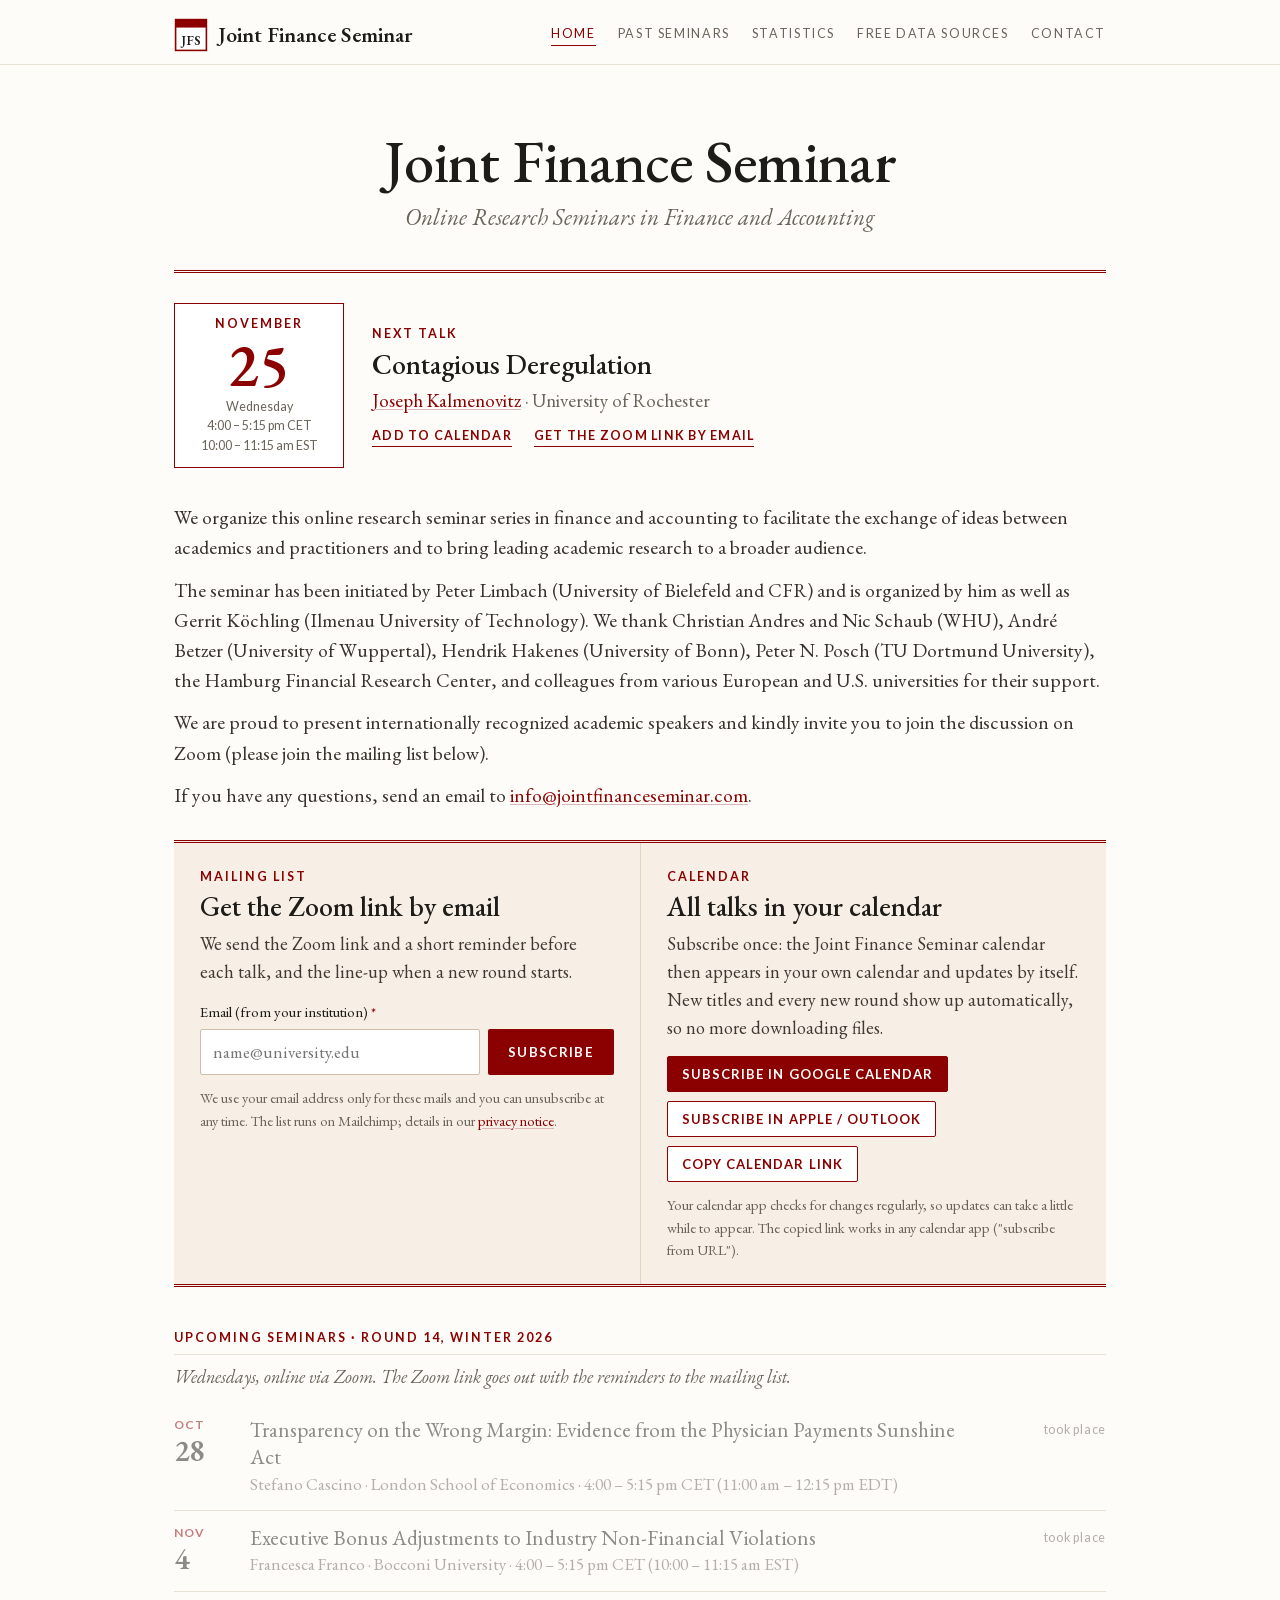
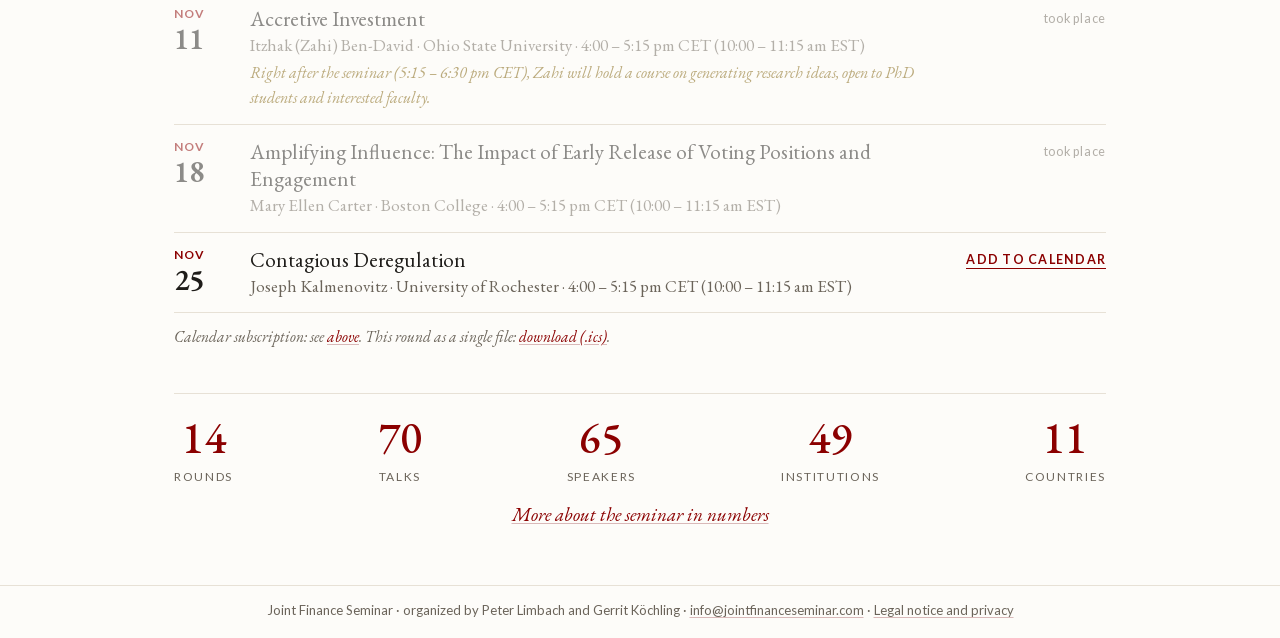
<file: index.html>
<!doctype html>
<html lang="en">
<head>
<meta charset="utf-8">
<meta name="viewport" content="width=device-width, initial-scale=1">
<title>Joint Finance Seminar · Online Finance &amp; Accounting Seminars</title>
<meta name="description" content="Online research seminar in finance and accounting, organized by Peter Limbach and Gerrit Köchling. Talks on Wednesdays via Zoom, free of charge.">
<link rel="canonical" href="https://www.jointfinanceseminar.com/">
<meta property="og:type" content="website">
<meta property="og:site_name" content="Joint Finance Seminar">
<meta property="og:title" content="Joint Finance Seminar · Online Finance &amp; Accounting Seminars">
<meta property="og:description" content="Online research seminar in finance and accounting, organized by Peter Limbach and Gerrit Köchling. Talks on Wednesdays via Zoom, free of charge.">
<meta property="og:url" content="https://www.jointfinanceseminar.com/">
<meta property="og:image" content="https://www.jointfinanceseminar.com/img/jfs_og.png">
<meta property="og:image:width" content="1200">
<meta property="og:image:height" content="630">
<meta name="twitter:card" content="summary_large_image">
<link rel="icon" href="/img/jfs_icon_32.png" sizes="32x32" type="image/png">
<link rel="icon" href="/img/jfs_icon_48.png" sizes="48x48" type="image/png">
<link rel="icon" href="/img/jfs_icon_192.png" sizes="192x192" type="image/png">
<link rel="apple-touch-icon" href="/img/jfs_icon_180.png">
<link rel="stylesheet" href="/fonts/fonts.css">
<style>
:root{--ink:#222;--mute:#666;--line:#e3e3e3;--soft:#f6f6f6;--red:#8B0000;--navy:#003366}
*{box-sizing:border-box}
body{margin:0;padding:4px 2px;font-family:"EB Garamond",Garamond,Georgia,serif;color:var(--ink);font-size:17px;line-height:1.45;background:#fff}
h2{font-size:22px;margin:26px 0 4px;font-weight:600}
h2:first-child{margin-top:4px}
.sub{color:var(--mute);font-size:15px;margin:0 0 12px}
a{color:var(--navy)}
.stats{display:flex;flex-wrap:wrap;gap:8px 0;border-top:1px solid var(--line);border-bottom:1px solid var(--line);padding:12px 0}
.stat{flex:1 1 110px;text-align:center;border-right:1px solid var(--line)}
.stat:last-child{border-right:0}
.stat b{display:block;font-size:30px;font-weight:600;color:var(--red);line-height:1.15;font-variant-numeric:lining-nums}
.stat span{font-size:14.5px;color:var(--mute)}
details{border-left:3px solid var(--red);background:var(--soft);margin:6px 0;padding:8px 12px;border-radius:0 3px 3px 0}
summary{cursor:pointer;font-weight:600;list-style:none;display:flex;gap:12px}
summary::-webkit-details-marker{display:none}
summary .n{color:var(--mute);font-weight:400;white-space:nowrap;margin-left:auto}
summary::after{content:"+";color:var(--mute);font-weight:400;margin-left:8px}
details[open] summary::after{content:"\2013"}
ul{margin:8px 0 2px;padding-left:18px}
li{margin:5px 0;font-size:16px}
.who{color:var(--mute)}
.inst{columns:2 240px;column-gap:28px;font-size:16px}
.inst div{break-inside:avoid;margin:0 0 10px}
.inst .c{font-weight:600;font-size:13.5px;text-transform:uppercase;letter-spacing:.05em;color:var(--mute)}
.note{color:var(--mute);font-size:14.5px;margin-top:16px}
.bar{display:flex;flex-wrap:wrap;gap:8px 14px;align-items:center;margin:4px 0 14px}
input[type=search]{flex:1 1 260px;font:inherit;padding:8px 10px;border:1px solid #d9d9d9;border-radius:4px;background:#fff}
input[type=search]:focus{outline:2px solid #c9d6e3;border-color:var(--navy)}
input[type=checkbox]{accent-color:var(--red)}
label{font-size:15px;color:var(--mute);white-space:nowrap}
.round{margin:20px 0 4px;font-weight:600;font-size:18px;border-left:4px solid var(--red);background:var(--soft);padding:5px 12px;border-radius:0 3px 3px 0}
.talk{display:grid;grid-template-columns:104px 1fr;gap:2px 12px;padding:8px 0 8px 16px;border-bottom:1px solid var(--line)}
.talk .d{color:var(--red);font-weight:600;font-size:15px;padding-top:2px;font-variant-numeric:lining-nums}
.talk .t{font-weight:600}
.talk .s{color:var(--mute)}
.talk .s b{color:var(--navy);font-weight:600}
.talk .p{font-size:15px;margin-top:2px}
.talk .p a{text-decoration:none;border-bottom:1px solid #c9d6e3}
.count{font-size:15px;color:var(--mute)}
@media (max-width:520px){.talk{grid-template-columns:1fr}.stat{flex-basis:33%}}

.hero h1{font-size:34px;font-weight:600;margin:0;line-height:1.15}
.hero .tag{font-size:19px;font-style:italic;color:var(--mute);margin:2px 0 14px}
.hero p{margin:0 0 10px}
.card{border-left:4px solid var(--red);background:var(--soft);padding:10px 16px;margin:8px 0;border-radius:0 3px 3px 0}
.card.past{opacity:.6}
.card .when{color:var(--red);font-weight:600;font-variant-numeric:lining-nums}
.card .when .done{color:var(--mute);font-weight:400;font-style:italic}
.card .ttl{font-size:18px;font-weight:600;margin-top:2px}
.card .ttl a{color:var(--ink);text-decoration:none;border-bottom:1px solid #c9d6e3}
.card .ttl.tba{font-weight:400;font-style:italic;color:var(--mute)}
.card .spk a{color:var(--navy);font-weight:600;text-decoration:none}
.card .note{margin-top:8px;padding:6px 10px;background:#fff8e1;border-left:3px solid #d4a017;font-size:15px;color:var(--ink)}
.ics{text-align:center;margin:18px 0 6px}
.ics a{display:inline-block;border:1px solid var(--red);color:var(--red);padding:6px 16px;text-decoration:none;border-radius:4px;font-weight:600}
.ics .hint{display:block;color:var(--mute);font-size:14.5px;font-style:italic;margin-top:4px}

#mc_embed_signup{max-width:640px;border-left:3px solid var(--red);background:var(--soft);padding:16px 18px;border-radius:0 3px 3px 0}
#mc_embed_signup h2{font-size:22px;font-weight:600;margin:0 0 4px}
#mc_embed_signup p{margin:0 0 12px;color:var(--mute);font-size:16px}
#mc_embed_signup label{display:block;font-size:15px;margin:0 0 5px;color:var(--ink);white-space:normal}
#mc_embed_signup .asterisk{color:var(--red)}
#mc_embed_signup .row{display:flex;flex-wrap:wrap;gap:8px}
#mc_embed_signup input[type="email"]{flex:1 1 240px;font:inherit;padding:8px 10px;border:1px solid #d9d9d9;border-radius:4px;background:#fff}
#mc_embed_signup input[type="email"]:focus{outline:2px solid #c9d6e3;border-color:var(--navy)}
#mc_embed_signup .button{flex:0 0 auto;font:inherit;font-weight:600;padding:8px 18px;border:0;border-radius:4px;background:var(--red);color:#fff;cursor:pointer}
#mc_embed_signup .button:hover{background:#6f0000}
#mc_embed_signup .small{margin:10px 0 0;font-size:14.5px;color:var(--mute)}
#mc_embed_signup .small a{color:var(--navy)}

.ghero{text-align:center;padding:26px 0 10px}
.next{max-width:760px;margin:6px auto 30px;border:1px solid #e6d3d3;border-top:4px solid var(--red);border-radius:4px;background:#fff;padding:16px 22px 18px;box-shadow:0 2px 10px rgba(0,0,0,.04)}
.next .lbl{font-size:13px;font-weight:600;letter-spacing:.12em;text-transform:uppercase;color:var(--red)}
.next .when{font-weight:600;font-variant-numeric:lining-nums;margin-top:2px}
.next .ttl{font-size:21px;font-weight:600;line-height:1.3;margin:4px 0 2px}
.next .ttl a{color:var(--ink);text-decoration:none;border-bottom:1px solid #c9d6e3}
.next .spk{color:var(--mute)}
.next .act{display:flex;flex-wrap:wrap;gap:10px;margin-top:12px}
.btn{display:inline-block;font:inherit;font-size:15.5px;font-weight:600;padding:5px 14px;border:1px solid var(--red);border-radius:4px;color:var(--red);background:#fff;text-decoration:none;cursor:pointer;line-height:1.4}
.btn:hover{background:#fbf3f3;color:var(--red)}
.btn.solid{background:var(--red);color:#fff}
.btn.solid:hover{background:#6f0000;color:#fff}
.addcal{display:inline-block;margin-top:6px;font-size:15px;color:var(--navy);text-decoration:none;border-bottom:1px solid #c9d6e3}
.subs{text-align:center;margin:22px 0 6px}
.subs-t{font-weight:600;margin-bottom:8px}
.subs-b{display:flex;flex-wrap:wrap;gap:10px;justify-content:center}
.subs .hint{display:block;color:var(--mute);font-size:14.5px;font-style:italic;margin-top:8px}
.ghero h1{font-size:48px;font-weight:600;color:#424242;margin:0;line-height:1.15}
.gtag{font-size:25px;font-weight:600;color:#424242;margin:34px 0 8px}
.gintro{font-size:18px;margin-top:22px}
.gintro p{margin:0 0 12px}
hr.gsep{border:0;border-top:1px solid #dadce0;margin:26px 0}

body{padding:0}
.top{border-bottom:1px solid var(--line);background:#fff}
.top .in,.wrap,.foot .in{max-width:1180px;margin:0 auto;padding:0 16px}
.top .in{display:flex;flex-wrap:wrap;align-items:baseline;gap:4px 22px;padding-top:14px;padding-bottom:10px}
.brand{font-size:23px;font-weight:600;color:var(--ink);text-decoration:none;margin-right:auto;display:inline-flex;align-items:center;gap:10px}
.brand img{height:22px;width:auto;position:relative;top:1px}
.brand .bt span{color:var(--red)}
.top nav{display:flex;flex-wrap:wrap;gap:2px 18px;font-size:17px}
.top nav a{color:var(--ink);text-decoration:none;border-bottom:2px solid transparent;padding-bottom:1px}
.top nav a:hover{border-bottom-color:#c9d6e3}
.top nav a[aria-current]{border-bottom-color:var(--red);color:var(--red)}
.wrap{padding-top:18px;padding-bottom:28px}
h1.pt{font-size:30px;font-weight:600;margin:6px 0 6px;line-height:1.15}
.foot{border-top:1px solid var(--line);background:var(--soft);color:var(--mute);font-size:14.5px}
.foot .in{padding-top:14px;padding-bottom:18px}
.foot a{color:var(--navy)}
.talk.hide,.round.hide{display:none}
/* small refinements for the stand-alone site (the Google Sites embeds keep their sizes) */
html{scroll-behavior:smooth;scroll-padding-top:12px}
body{display:flex;flex-direction:column;min-height:100vh;font-size:18px;line-height:1.5;-webkit-font-smoothing:antialiased;text-rendering:optimizeLegibility}
main.wrap{flex:1 0 auto;width:100%}
.top{border-top:3px solid var(--red)}
.brand{letter-spacing:.005em}
a{text-underline-offset:2px}
a:hover{color:var(--red)}
::selection{background:#f1dede}
.sub{font-size:16px}
li{font-size:17px}
.note{font-size:15.5px}
.talk{padding-top:10px;padding-bottom:10px}
.talk .p,.ds .pv{font-size:16px}
.ds .w{font-size:17px}
.round{margin-top:26px}
h1.pt{margin-bottom:10px}
details summary:hover{color:var(--red)}
.card .ttl a:hover,.talk .p a:hover,.ds .nm a:hover{border-bottom-color:var(--red)}
.foot{margin-top:28px}
@media (max-width:600px){
  body{font-size:17px}
  .top .in{gap:6px 18px}
  .top .in{flex-direction:column;align-items:flex-start;padding-bottom:0}
  .top nav{flex-wrap:nowrap;overflow-x:auto;white-space:nowrap;width:100%;gap:0 16px;font-size:16px;padding-bottom:8px;scrollbar-width:none}
  .top nav::-webkit-scrollbar{display:none}
  .next{padding:14px 16px}
  .next .ttl{font-size:19px}
  h1.pt{font-size:26px}
  .ghero{padding-top:12px}
  .ghero h1{font-size:34px}
  .gtag{font-size:20px;margin-top:16px}
  .gintro{font-size:17px}
}

/* "Journal" design (Gerrit, 2026-11-13): cream paper, Garamond, small-caps labels in Lato, dark red accents */
:root{--ink:#1e1c19;--mute:#6b645a;--line:#e7e1d6;--soft:#f6f1e7;--red:#8B0000;--navy:#8B0000;--paper:#fdfcf9}
body{background:var(--paper);color:var(--ink);font-size:19px;line-height:1.55}
a{color:var(--red);text-decoration-color:#d9b9b9}
a:hover{color:#5c0000}
.lab,.top nav,.lbl,.round,.k,.sheet .m,.sheet .h,.strip span,.rt .dt,.rt .ac,.tag,.count,.foot{font-family:Lato,"Helvetica Neue",Arial,sans-serif}
/* header */
.top{background:var(--paper);border-top:0;border-bottom:1px solid var(--line)}
.top .in,.wrap,.foot .in{max-width:980px;padding-left:24px;padding-right:24px}
.top .in{padding-top:18px;padding-bottom:12px;align-items:center}
.brand{font-size:21px;font-weight:600}
.brand .bt span{color:var(--ink)}
.brand .mark{flex:0 0 auto;display:block}
.top nav{font-size:12.5px;letter-spacing:.13em;text-transform:uppercase;gap:2px 22px}
.top nav a{color:var(--mute);border-bottom:1px solid transparent;padding-bottom:2px}
.top nav a:hover{color:var(--red);border-bottom-color:var(--red)}
.top nav a[aria-current]{color:var(--red);border-bottom-color:var(--red)}
/* page titles and labels */
h1.pt{font-size:44px;font-weight:500;letter-spacing:-.005em;margin:34px 0 6px}
.sub{font-style:italic;color:var(--mute);font-size:18px}
.lbl,.round{font-size:12.5px;font-weight:700;letter-spacing:.16em;text-transform:uppercase;color:var(--red);background:none;border:0;border-bottom:1px solid var(--line);border-radius:0;padding:0 0 8px;margin:42px 0 8px}
h2.lbl{line-height:1.4}
.rule{height:3px;border-top:1px solid var(--red);border-bottom:1px solid var(--red);margin:0 0 30px}
/* front page */
.ghero{padding:44px 0 4px}
.ghero h1{font-size:60px;font-weight:500;color:var(--ink);letter-spacing:-.01em}
.gtag{font-size:23px;font-weight:400;font-style:italic;color:var(--mute);margin:4px 0 30px}
.gintro{font-size:19.5px;color:#36322c;margin:4px 0 30px}
.next{max-width:none;margin:0 0 34px;border:0;border-radius:0;box-shadow:none;background:none;padding:0;display:grid;grid-template-columns:170px 1fr;gap:28px;align-items:center}
.sheet{border:1px solid var(--red);text-align:center;padding:10px 6px 12px;color:var(--red);background:#fff}
.sheet .m{font-size:12.5px;font-weight:700;letter-spacing:.16em;text-transform:uppercase}
.sheet .d{font-size:60px;line-height:1;font-weight:600;font-variant-numeric:lining-nums;margin:2px 0}
.sheet .h{font-size:12.5px;color:var(--mute)}
.next .k{font-size:12.5px;font-weight:700;letter-spacing:.16em;text-transform:uppercase;color:var(--red)}
.next .ttl{font-size:28px;font-weight:500;line-height:1.25;margin:4px 0}
.next .ttl a{color:var(--ink);border:0;text-decoration:none}
.next .spk{color:var(--mute)}
.next .act{display:flex;flex-wrap:wrap;gap:6px 22px;margin-top:10px}
.next .act a,.rt .ac a,.subs-b .btn{font-family:Lato,Arial,sans-serif;font-size:12.5px;font-weight:700;letter-spacing:.1em;text-transform:uppercase;color:var(--red);text-decoration:none;border:0;border-bottom:1px solid var(--red);border-radius:0;padding:0 0 1px;background:none}
.subs-b .btn:hover{background:none;color:#5c0000}
/* mailing list */
#mc_embed_signup{max-width:none;background:#fff;border:1px solid var(--line);border-left:0;border-top:3px double var(--red);border-radius:0;padding:18px 22px;margin:0 0 6px}
#mc_embed_signup h2{font-weight:500;font-size:25px}
#mc_embed_signup .button{border-radius:2px;font-family:Lato,Arial,sans-serif;font-size:13px;letter-spacing:.1em;text-transform:uppercase}
input[type=search],#mc_embed_signup input[type="email"]{border:1px solid #d8d0c2;border-radius:2px;background:#fff}
/* stay-informed panel: mailing list + calendar (more prominent, Gerrit 2026-11-13) */
.stay{display:grid;grid-template-columns:1fr 1fr;gap:0;background:#f7efe6;border-top:3px double var(--red);border-bottom:3px double var(--red);margin:10px 0 8px;scroll-margin-top:20px}
.stay .col{padding:24px 26px 22px}
.stay .col+.col{border-left:1px solid #e3d3c3}
.stay .k{font-family:Lato,Arial,sans-serif;font-size:12.5px;font-weight:700;letter-spacing:.16em;text-transform:uppercase;color:var(--red)}
.stay h2{font-size:28px;font-weight:500;margin:4px 0 6px;line-height:1.2}
.stay p{margin:0 0 14px;color:#3f3a33;font-size:18px}
.stay .small{font-size:14.5px;color:var(--mute);margin:12px 0 0}
.stay label{display:block;font-size:15px;margin:0 0 6px;color:var(--ink)}
.stay .asterisk{color:var(--red)}
.stay .row{display:flex;flex-wrap:wrap;gap:8px}
.stay input[type="email"]{flex:1 1 220px;font:inherit;font-size:17px;padding:9px 12px;border:1px solid #cdbfac;border-radius:2px;background:#fff}
.stay input[type="email"]:focus{outline:2px solid #e8c9c9;border-color:var(--red)}
.stay .button{flex:0 0 auto;font-family:Lato,Arial,sans-serif;font-size:13.5px;font-weight:700;letter-spacing:.1em;text-transform:uppercase;padding:10px 20px;border:0;border-radius:2px;background:var(--red);color:#fff;cursor:pointer}
.stay .button:hover{background:#6f0000}
.stay .cb{display:flex;flex-direction:column;align-items:flex-start;gap:9px}
.stay .btn{font-family:Lato,Arial,sans-serif;font-size:13px;font-weight:700;letter-spacing:.08em;text-transform:uppercase;border:1px solid var(--red);border-radius:2px;padding:8px 14px;background:#fff;color:var(--red);text-decoration:none}
.stay .btn.solid{background:var(--red);color:#fff}
.stay .btn.solid:hover{background:#6f0000;color:#fff}
.dl{font-size:15.5px;color:var(--mute);font-style:italic;margin:12px 0 0}
/* round table */
table.rt{width:100%;border-collapse:collapse;margin-top:6px}
.rt td{padding:13px 0;border-bottom:1px solid var(--line);vertical-align:top}
.rt .dt{width:76px;font-size:12px;font-weight:700;text-transform:uppercase;letter-spacing:.1em;color:var(--red)}
.rt .dt b{display:block;font:600 30px/1.05 "EB Garamond",Georgia,serif;letter-spacing:0;color:var(--ink);font-variant-numeric:lining-nums}
.rt .ti{font-size:21px;line-height:1.3}
.rt .ti a,.rt .sp a{text-decoration:none}
.rt .ti a{color:var(--ink)}
.rt .ti a:hover,.rt .sp a:hover{text-decoration:underline;text-decoration-color:var(--red);color:var(--red)}
.rt .sp{color:var(--mute);font-size:17px}
.rt .sp a{color:var(--mute)}
.rt .nt{font-size:16px;font-style:italic;color:#7a5a00;margin-top:3px}
.rt .ac{width:150px;text-align:right;font-size:12.5px;padding-top:17px}
.rt .held{color:var(--mute);letter-spacing:.06em}
.rt tr.past{opacity:.5}
.subs{margin:22px 0 0;text-align:left}
.subs-t{font-weight:500;font-size:19px;margin-bottom:6px}
.subs-b{justify-content:flex-start;gap:6px 22px}
.subs .hint{font-size:16px}
/* statistics strip */
.strip{display:flex;justify-content:space-between;flex-wrap:wrap;gap:14px;border-top:1px solid var(--line);margin-top:44px;padding-top:22px;text-align:center}
.strip b{display:block;font-size:44px;font-weight:500;color:var(--red);line-height:1;font-variant-numeric:lining-nums}
.strip span{font-size:12px;letter-spacing:.14em;text-transform:uppercase;color:var(--mute)}
.more{text-align:center;font-style:italic;margin:10px 0 0}
/* past seminars */
.talk{grid-template-columns:118px 1fr;padding:12px 0;border-bottom:1px solid var(--line)}
.talk .d{font-family:Lato,Arial,sans-serif;font-size:12.5px;letter-spacing:.06em;text-transform:uppercase;color:var(--red);padding-top:5px}
.talk .t{font-weight:500;font-size:20px;line-height:1.3}
.talk .t a{color:var(--ink);text-decoration:none}
.talk .t a:hover{color:var(--red);text-decoration:underline;text-decoration-color:var(--red)}
.talk .s{color:var(--mute)}
.talk .s b{color:var(--ink);font-weight:500}
.talk .p{font-style:italic}
.talk .p a{border:0;text-decoration:underline;text-decoration-color:#d9b9b9}
/* statistics page */
.stats{border-color:var(--line)}
.stat{border-right-color:var(--line)}
.stat b{font-weight:500;font-size:40px}
.stat span{font-family:Lato,Arial,sans-serif;font-size:12px;letter-spacing:.14em;text-transform:uppercase}
details{background:none;border:0;border-bottom:1px solid var(--line);border-radius:0;padding:10px 0;margin:0}
summary{font-weight:500;font-size:20px}
.inst .c{font-family:Lato,Arial,sans-serif;color:var(--red)}
/* data page */
.jump a{border-bottom-color:#d9b9b9}
.ds{padding:12px 0;border-bottom:1px solid var(--line)}
.ds .nm{font-weight:500;font-size:20px}
.ds .nm a{color:var(--ink);border-bottom-color:#d9b9b9}
.ds .nm a:hover{color:var(--red);border-bottom-color:var(--red)}
.ds .pv{font-style:italic}
.tag{font-size:11.5px;letter-spacing:.06em;text-transform:uppercase;border-color:#e3c6c6}
.suggest{font-family:Lato,Arial,sans-serif;font-size:12.5px;letter-spacing:.1em;text-transform:uppercase;border:0;border-bottom:1px solid var(--red);border-radius:0;padding:0 0 1px}
.suggest:hover{background:none}
/* contact and privacy */
.person{background:#fff;border:1px solid var(--line);border-top:3px double var(--red);border-radius:0}
.person .nm{font-weight:500;font-size:23px}
.person .ln a{font-family:Lato,Arial,sans-serif;font-size:12.5px;letter-spacing:.1em;text-transform:uppercase}
.addr{background:#fff;border-left:2px solid var(--red)}
h3{font-weight:500;font-size:22px}
/* footer */
.foot{background:var(--paper);border-top:1px solid var(--line);font-size:13px;color:var(--mute);text-align:center}
.foot a{color:var(--mute)}
@media (max-width:640px){
  .top nav{font-size:12px;gap:0 16px}
  .ghero{padding-top:24px}
  .ghero h1{font-size:40px}
  .gtag{font-size:19px;margin-bottom:22px}
  .next{grid-template-columns:96px 1fr;gap:16px}
  .sheet .d{font-size:40px}
  .sheet .h{font-size:11px;line-height:1.3}
  .next .ttl{font-size:22px}
  .rt .ac{display:none}
  .stay{grid-template-columns:1fr}
  .stay .col+.col{border-left:0;border-top:1px solid #e3d3c3}
  .stay .col{padding:20px 18px}
  .rt .dt{width:56px}
  .rt .ti{font-size:19px}
  .strip{justify-content:center;gap:16px 26px}
  .strip b{font-size:34px}
  .talk{grid-template-columns:1fr}
  h1.pt{font-size:34px}
}
</style>
<script type="application/ld+json">{"@context": "https://schema.org", "@graph": [{"@type": "Organization", "name": "Joint Finance Seminar", "url": "https://www.jointfinanceseminar.com/", "email": "info@jointfinanceseminar.com", "logo": "https://www.jointfinanceseminar.com/img/jfs_icon_192.png", "description": "Online research seminar in finance and accounting, since 2020."}, {"@type": "Event", "name": "Joint Finance Seminar: Joseph Kalmenovitz (University of Rochester) – Contagious Deregulation", "startDate": "2026-11-25T16:00:00+01:00", "endDate": "2026-11-25T17:15:00+01:00", "eventAttendanceMode": "https://schema.org/OnlineEventAttendanceMode", "eventStatus": "https://schema.org/EventScheduled", "isAccessibleForFree": true, "location": {"@type": "VirtualLocation", "url": "https://www.jointfinanceseminar.com/"}, "performer": {"@type": "Person", "name": "Joseph Kalmenovitz", "affiliation": {"@type": "Organization", "name": "University of Rochester"}}, "image": ["https://www.jointfinanceseminar.com/img/jfs_og.png"], "offers": {"@type": "Offer", "price": "0", "priceCurrency": "EUR", "availability": "https://schema.org/InStock", "url": "https://www.jointfinanceseminar.com/", "validFrom": "2020-01-01"}, "organizer": {"@type": "Organization", "name": "Joint Finance Seminar", "url": "https://www.jointfinanceseminar.com/"}, "description": "Joseph Kalmenovitz (University of Rochester) presents “Contagious Deregulation” at the Joint Finance Seminar, an online research seminar in finance and accounting via Zoom. Free of charge."}]}</script>
</head>
<body>
<header class="top"><div class="in"><a class="brand" href="/"><svg class="mark" viewBox="0 0 64 64" width="34" height="34" aria-hidden="true"><rect x="3" y="3" width="58" height="58" fill="#fff" stroke="#8B0000" stroke-width="3"/><rect x="3" y="3" width="58" height="15" fill="#8B0000"/><text x="32" y="51" text-anchor="middle" font-family="EB Garamond, Georgia, serif" font-weight="600" font-size="25" fill="#1e1c19">JFS</text></svg><span class="bt">Joint Finance <span>Seminar</span></span></a><nav aria-label="Main"><a href="/" aria-current="page">Home</a><a href="/past-seminars/">Past seminars</a><a href="/some-statistics-about-the-seminar/">Statistics</a><a href="/free-datasets/">Free data sources</a><a href="/contact/">Contact</a></nav></div></header>
<main class="wrap">
<div class="ghero"><h1>Joint Finance Seminar</h1><div class="gtag">Online Research Seminars in Finance and Accounting</div></div>
<div class="rule"></div>
<div class="next"><div class="sheet"><div class="m">November</div><div class="d">25</div><div class="h">Wednesday</div><div class="h">4:00 – 5:15 pm CET</div><div class="h">10:00 – 11:15 am EST</div></div>
<div class="tx"><div class="k">Next talk</div><div class="ttl"><a href="https://papers.ssrn.com/sol3/papers.cfm?abstract_id=5016972" target="_blank" rel="noopener">Contagious Deregulation</a></div><div class="spk"><a href="https://simon.rochester.edu/faculty/joseph-kalmenovitz" target="_blank" rel="noopener">Joseph Kalmenovitz</a> · University of Rochester</div>
<div class="act"><a href="/calendar/2026-11-25-kalmenovitz.ics">Add to calendar</a><a href="#stay">Get the Zoom link by email</a></div></div></div>
<div class="gintro"><p>We organize this online research seminar series in finance and accounting to facilitate the exchange of ideas between academics and practitioners and to bring leading academic research to a broader audience.</p><p>The seminar has been initiated by Peter Limbach (University of Bielefeld and CFR) and is organized by him as well as Gerrit Köchling (Ilmenau University of Technology). We thank Christian Andres and Nic Schaub (WHU), André Betzer (University of Wuppertal), Hendrik Hakenes (University of Bonn), Peter N. Posch (TU Dortmund University), the Hamburg Financial Research Center, and colleagues from various European and U.S. universities for their support.</p><p>We are proud to present internationally recognized academic speakers and kindly invite you to join the discussion on Zoom (please join the mailing list below).</p>
<p>If you have any questions, send an email to <a href="mailto:info@jointfinanceseminar.com">info@jointfinanceseminar.com</a>.</p></div>
<section class="stay" id="stay">
<div class="col"><div class="k">Mailing list</div><h2>Get the Zoom link by email</h2>
<p>We send the Zoom link and a short reminder before each talk, and the line-up when a new round starts.</p>
<form action="https://posch.us2.list-manage.com/subscribe/post?u=69be282cb736dcafe18bd8f37&amp;id=31f9b90142&amp;f_id=00844fe0f0"
        method="post" target="_blank" novalidate>
    <label for="mce-EMAIL">Email (from your institution) <span class="asterisk">*</span></label>
    <div class="row">
      <input type="email" name="EMAIL" id="mce-EMAIL" placeholder="name@university.edu" autocomplete="email" required>
      <input type="submit" class="button" value="Subscribe">
    </div>
    <!-- honeypot, leave empty -->
    <div style="position:absolute; left:-5000px;" aria-hidden="true">
      <input type="text" name="b_69be282cb736dcafe18bd8f37_31f9b90142" tabindex="-1" value="">
    </div>
  </form>
<p class="small">We use your email address only for these mails and you can unsubscribe at any time. The list runs on Mailchimp; details in our <a href="/privacy/">privacy notice</a>.</p></div>
<div class="col"><div class="k">Calendar</div><h2>All talks in your calendar</h2>
<p>Subscribe once: the Joint Finance Seminar calendar then appears in your own calendar and updates by itself. New titles and every new round show up automatically, so no more downloading files.</p>
<div class="cb"><a class="btn solid" href="https://calendar.google.com/calendar/r?cid=webcal%3A%2F%2Fwww.jointfinanceseminar.com%2Fcalendar.ics" target="_blank" rel="noopener">Subscribe in Google Calendar</a><a class="btn" href="webcal://www.jointfinanceseminar.com/calendar.ics">Subscribe in Apple / Outlook</a><button type="button" class="btn" id="copycal" data-url="https://www.jointfinanceseminar.com/calendar.ics">Copy calendar link</button></div>
<p class="small">Your calendar app checks for changes regularly, so updates can take a little while to appear. The copied link works in any calendar app ("subscribe from URL").</p></div>
</section>
<script>document.getElementById('copycal').addEventListener('click',e=>{const b=e.currentTarget;navigator.clipboard.writeText(b.dataset.url).then(()=>{b.textContent='Link copied';setTimeout(()=>b.textContent='Copy calendar link',2500);});});</script>
<h2 class="lbl">Upcoming seminars · Round 14, Winter 2026</h2>
<p class="sub">Wednesdays, online via Zoom. The Zoom link goes out with the reminders to the mailing list.</p>
<table class="rt"><tr class="past"><td class="dt">Oct<b>28</b></td><td><div class="ti"><a href="https://papers.ssrn.com/sol3/papers.cfm?abstract_id=7250660" target="_blank" rel="noopener">Transparency on the Wrong Margin: Evidence from the Physician Payments Sunshine Act</a></div><div class="sp"><a href="https://www.lse.ac.uk/accounting/people/Stefano-Cascino" target="_blank" rel="noopener">Stefano Cascino</a> · London School of Economics · 4:00 – 5:15 pm CET (11:00 am – 12:15 pm EDT)</div></td><td class="ac"><span class="held">took place</span></td></tr><tr class="past"><td class="dt">Nov<b>4</b></td><td><div class="ti"><a href="https://papers.ssrn.com/sol3/papers.cfm?abstract_id=5292087" target="_blank" rel="noopener">Executive Bonus Adjustments to Industry Non-Financial Violations</a></div><div class="sp"><a href="https://faculty.unibocconi.eu/francescafranco/" target="_blank" rel="noopener">Francesca Franco</a> · Bocconi University · 4:00 – 5:15 pm CET (10:00 – 11:15 am EST)</div></td><td class="ac"><span class="held">took place</span></td></tr><tr class="past"><td class="dt">Nov<b>11</b></td><td><div class="ti"><a href="https://www.alexchinco.com/accretive-investment.pdf" target="_blank" rel="noopener">Accretive Investment</a></div><div class="sp"><a href="https://fisher.osu.edu/people/ben-david.1" target="_blank" rel="noopener">Itzhak (Zahi) Ben-David</a> · Ohio State University · 4:00 – 5:15 pm CET (10:00 – 11:15 am EST)</div><div class="nt">Right after the seminar (5:15 – 6:30 pm CET), Zahi will hold a course on generating research ideas, open to PhD students and interested faculty.</div></td><td class="ac"><span class="held">took place</span></td></tr><tr class="past"><td class="dt">Nov<b>18</b></td><td><div class="ti"><a href="https://papers.ssrn.com/sol3/papers.cfm?abstract_id=6042634" target="_blank" rel="noopener">Amplifying Influence: The Impact of Early Release of Voting Positions and Engagement</a></div><div class="sp"><a href="https://www.bc.edu/bc-web/schools/carroll-school/faculty-research/faculty-directory/mary-ellen-carter.html" target="_blank" rel="noopener">Mary Ellen Carter</a> · Boston College · 4:00 – 5:15 pm CET (10:00 – 11:15 am EST)</div></td><td class="ac"><span class="held">took place</span></td></tr><tr class=""><td class="dt">Nov<b>25</b></td><td><div class="ti"><a href="https://papers.ssrn.com/sol3/papers.cfm?abstract_id=5016972" target="_blank" rel="noopener">Contagious Deregulation</a></div><div class="sp"><a href="https://simon.rochester.edu/faculty/joseph-kalmenovitz" target="_blank" rel="noopener">Joseph Kalmenovitz</a> · University of Rochester · 4:00 – 5:15 pm CET (10:00 – 11:15 am EST)</div></td><td class="ac"><a href="/calendar/2026-11-25-kalmenovitz.ics">Add to calendar</a></td></tr></table>
<p class="dl">Calendar subscription: see <a href="#stay">above</a>. This round as a single file: <a href="https://www.dropbox.com/scl/fi/3cnpmishkgd29rrd38nzo/joint_finance_seminar_winter2026.ics?rlkey=fes4i83a5ucq6bnzr869hl4kz&amp;st=yy2x1a7h&amp;dl=0" target="_blank" rel="noopener">download (.ics)</a>.</p>
<div class="strip"><div><b>14</b><span>rounds</span></div><div><b>70</b><span>talks</span></div><div><b>65</b><span>speakers</span></div><div><b>49</b><span>institutions</span></div><div><b>11</b><span>countries</span></div></div><p class="more"><a href="/some-statistics-about-the-seminar/">More about the seminar in numbers</a></p>
</main>
<footer class="foot"><div class="in">Joint Finance Seminar · organized by Peter Limbach and Gerrit Köchling ·
<a href="mailto:info@jointfinanceseminar.com">info@jointfinanceseminar.com</a> · <a href="/privacy/">Legal notice and privacy</a></div></footer>
</body>
</html>
</file>
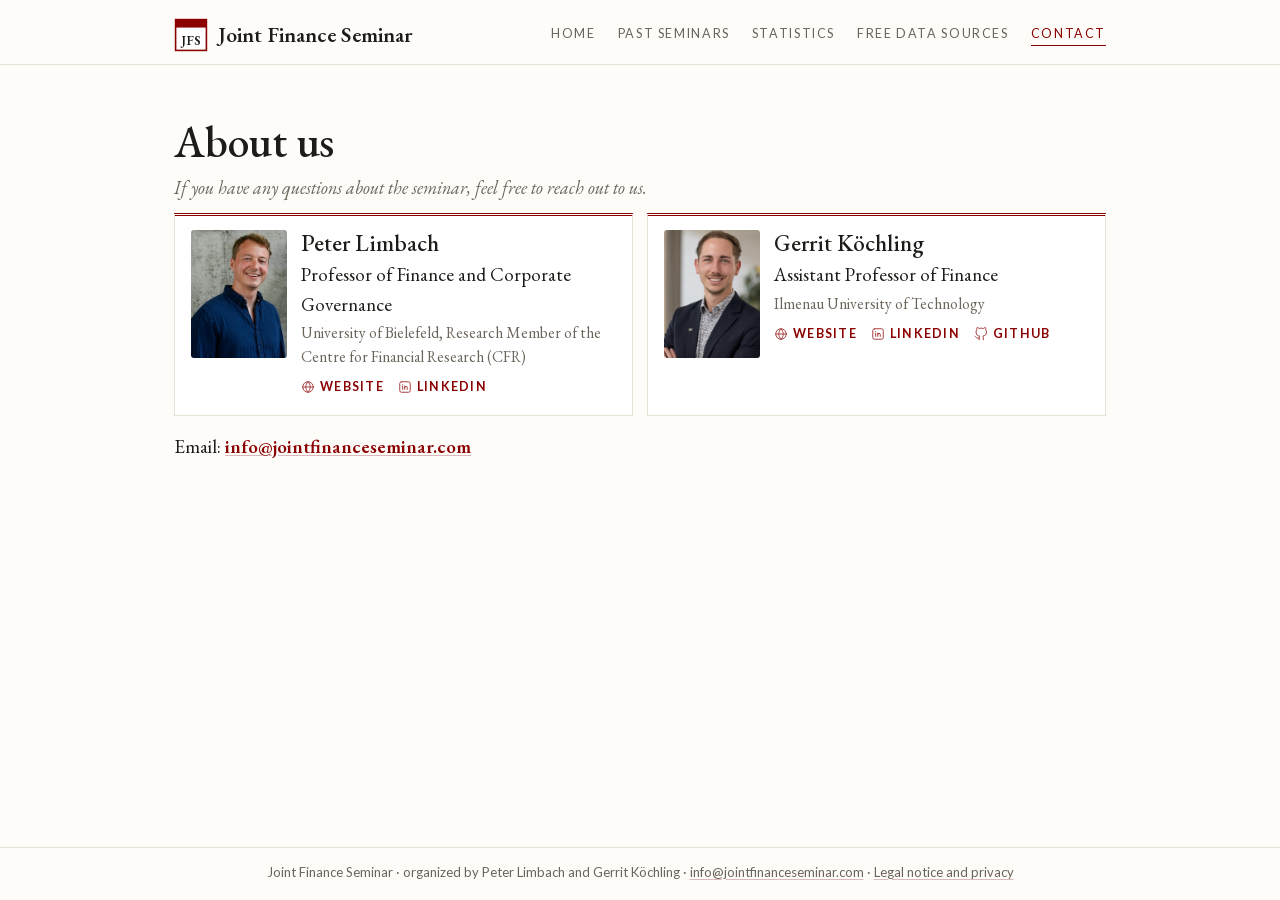
<file: about/index.html>
<!doctype html>
<html lang="en">
<head>
<meta charset="utf-8">
<meta name="robots" content="noindex">
<title>Joint Finance Seminar</title>
<meta http-equiv="refresh" content="0; url=/contact/">
<script>location.replace("/contact/");</script>
</head>
<body><p>Forwarding to <a href="/contact/">/contact/</a>.</p></body>
</html>
</file>
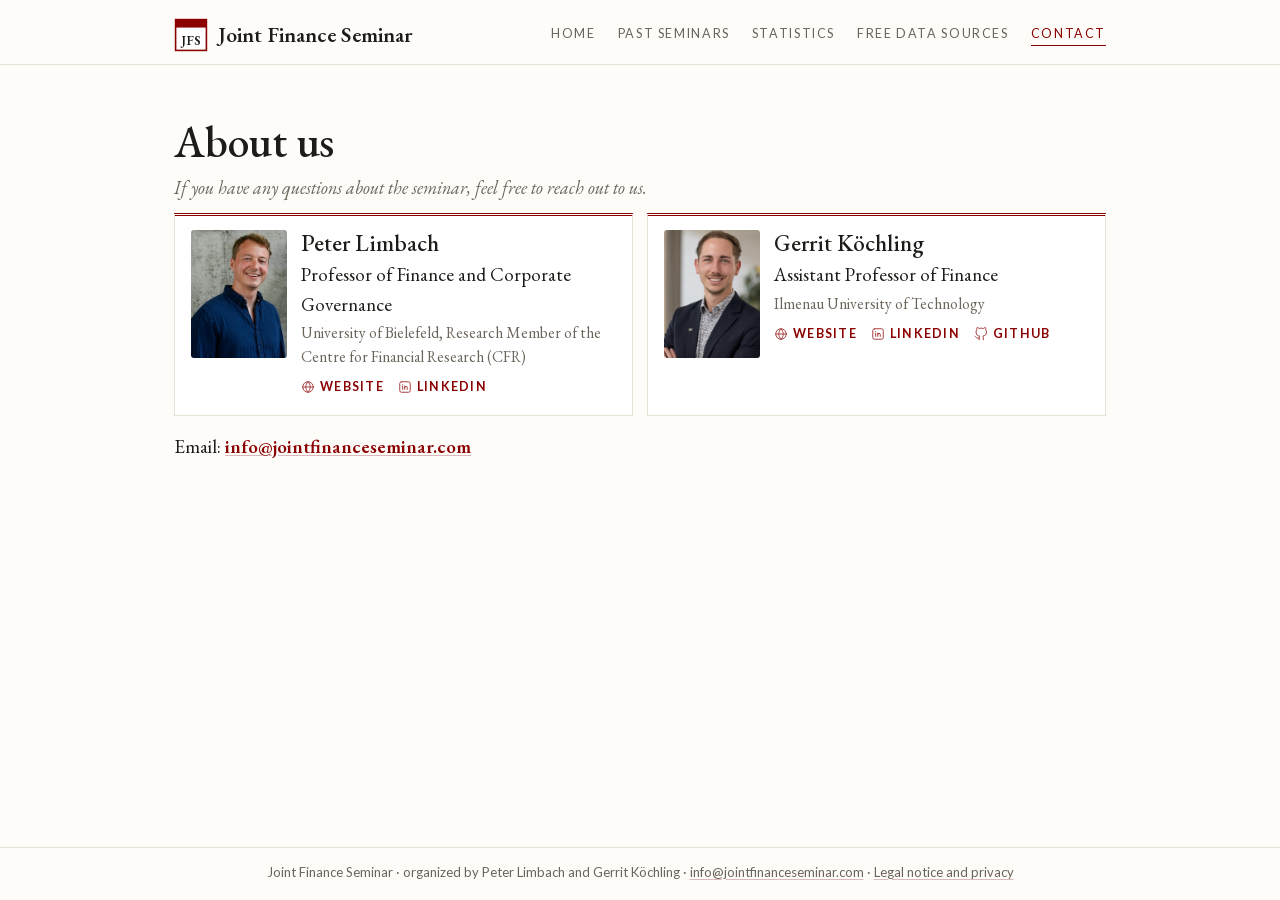
<file: contact/index.html>
<!doctype html>
<html lang="en">
<head>
<meta charset="utf-8">
<meta name="viewport" content="width=device-width, initial-scale=1">
<title>Contact · Joint Finance Seminar</title>
<meta name="description" content="Contact the organizers of the Joint Finance Seminar, Peter Limbach and Gerrit Köchling.">
<link rel="canonical" href="https://www.jointfinanceseminar.com/contact/">
<meta property="og:type" content="website">
<meta property="og:site_name" content="Joint Finance Seminar">
<meta property="og:title" content="Contact · Joint Finance Seminar">
<meta property="og:description" content="Contact the organizers of the Joint Finance Seminar, Peter Limbach and Gerrit Köchling.">
<meta property="og:url" content="https://www.jointfinanceseminar.com/contact/">
<meta property="og:image" content="https://www.jointfinanceseminar.com/img/jfs_og.png">
<meta property="og:image:width" content="1200">
<meta property="og:image:height" content="630">
<meta name="twitter:card" content="summary_large_image">
<link rel="icon" href="/img/jfs_icon_32.png" sizes="32x32" type="image/png">
<link rel="icon" href="/img/jfs_icon_48.png" sizes="48x48" type="image/png">
<link rel="icon" href="/img/jfs_icon_192.png" sizes="192x192" type="image/png">
<link rel="apple-touch-icon" href="/img/jfs_icon_180.png">
<link rel="stylesheet" href="/fonts/fonts.css">
<style>
:root{--ink:#222;--mute:#666;--line:#e3e3e3;--soft:#f6f6f6;--red:#8B0000;--navy:#003366}
*{box-sizing:border-box}
body{margin:0;padding:4px 2px;font-family:"EB Garamond",Garamond,Georgia,serif;color:var(--ink);font-size:17px;line-height:1.45;background:#fff}
h2{font-size:22px;margin:26px 0 4px;font-weight:600}
h2:first-child{margin-top:4px}
.sub{color:var(--mute);font-size:15px;margin:0 0 12px}
a{color:var(--navy)}
.stats{display:flex;flex-wrap:wrap;gap:8px 0;border-top:1px solid var(--line);border-bottom:1px solid var(--line);padding:12px 0}
.stat{flex:1 1 110px;text-align:center;border-right:1px solid var(--line)}
.stat:last-child{border-right:0}
.stat b{display:block;font-size:30px;font-weight:600;color:var(--red);line-height:1.15;font-variant-numeric:lining-nums}
.stat span{font-size:14.5px;color:var(--mute)}
details{border-left:3px solid var(--red);background:var(--soft);margin:6px 0;padding:8px 12px;border-radius:0 3px 3px 0}
summary{cursor:pointer;font-weight:600;list-style:none;display:flex;gap:12px}
summary::-webkit-details-marker{display:none}
summary .n{color:var(--mute);font-weight:400;white-space:nowrap;margin-left:auto}
summary::after{content:"+";color:var(--mute);font-weight:400;margin-left:8px}
details[open] summary::after{content:"\2013"}
ul{margin:8px 0 2px;padding-left:18px}
li{margin:5px 0;font-size:16px}
.who{color:var(--mute)}
.inst{columns:2 240px;column-gap:28px;font-size:16px}
.inst div{break-inside:avoid;margin:0 0 10px}
.inst .c{font-weight:600;font-size:13.5px;text-transform:uppercase;letter-spacing:.05em;color:var(--mute)}
.note{color:var(--mute);font-size:14.5px;margin-top:16px}
.bar{display:flex;flex-wrap:wrap;gap:8px 14px;align-items:center;margin:4px 0 14px}
input[type=search]{flex:1 1 260px;font:inherit;padding:8px 10px;border:1px solid #d9d9d9;border-radius:4px;background:#fff}
input[type=search]:focus{outline:2px solid #c9d6e3;border-color:var(--navy)}
input[type=checkbox]{accent-color:var(--red)}
label{font-size:15px;color:var(--mute);white-space:nowrap}
.round{margin:20px 0 4px;font-weight:600;font-size:18px;border-left:4px solid var(--red);background:var(--soft);padding:5px 12px;border-radius:0 3px 3px 0}
.talk{display:grid;grid-template-columns:104px 1fr;gap:2px 12px;padding:8px 0 8px 16px;border-bottom:1px solid var(--line)}
.talk .d{color:var(--red);font-weight:600;font-size:15px;padding-top:2px;font-variant-numeric:lining-nums}
.talk .t{font-weight:600}
.talk .s{color:var(--mute)}
.talk .s b{color:var(--navy);font-weight:600}
.talk .p{font-size:15px;margin-top:2px}
.talk .p a{text-decoration:none;border-bottom:1px solid #c9d6e3}
.count{font-size:15px;color:var(--mute)}
@media (max-width:520px){.talk{grid-template-columns:1fr}.stat{flex-basis:33%}}

:root{--ink:#222;--mute:#666;--soft:#f6f6f6;--red:#8B0000;--navy:#003366}
*{box-sizing:border-box}
body{margin:0;padding:4px 2px;font-family:"EB Garamond",Garamond,Georgia,serif;color:var(--ink);font-size:17px;line-height:1.45;background:#fff}
h2{font-size:22px;margin:4px 0 4px;font-weight:600}
.sub{color:var(--mute);font-size:15px;margin:0 0 12px}

.people{display:flex;flex-wrap:wrap;gap:14px;margin-top:12px}
.person{flex:1 1 280px;display:flex;gap:14px;align-items:flex-start;border-left:4px solid var(--red);background:var(--soft);padding:14px 16px;border-radius:0 3px 3px 0}
.person img{width:96px;height:128px;object-fit:cover;border-radius:3px;flex:0 0 auto}
.person .nm{font-size:20px;font-weight:600;line-height:1.2}
.person .ti{margin-top:2px}
.person .af{color:var(--mute);font-size:15.5px;margin-top:2px}
.person .ln{margin-top:8px;font-size:15.5px}
.person .ln a{color:var(--navy);font-weight:600;text-decoration:none;margin-right:14px;display:inline-flex;align-items:center;gap:5px}
.person .ln .ic{width:14px;height:14px;flex:0 0 14px;fill:none;stroke:currentColor;stroke-width:1.7;stroke-linecap:round;stroke-linejoin:round;opacity:.75}
.person .ln a:hover .ic{opacity:1}
.mail{margin-top:16px}
.mail a{color:var(--navy);font-weight:600}

body{padding:0}
.top{border-bottom:1px solid var(--line);background:#fff}
.top .in,.wrap,.foot .in{max-width:1180px;margin:0 auto;padding:0 16px}
.top .in{display:flex;flex-wrap:wrap;align-items:baseline;gap:4px 22px;padding-top:14px;padding-bottom:10px}
.brand{font-size:23px;font-weight:600;color:var(--ink);text-decoration:none;margin-right:auto;display:inline-flex;align-items:center;gap:10px}
.brand img{height:22px;width:auto;position:relative;top:1px}
.brand .bt span{color:var(--red)}
.top nav{display:flex;flex-wrap:wrap;gap:2px 18px;font-size:17px}
.top nav a{color:var(--ink);text-decoration:none;border-bottom:2px solid transparent;padding-bottom:1px}
.top nav a:hover{border-bottom-color:#c9d6e3}
.top nav a[aria-current]{border-bottom-color:var(--red);color:var(--red)}
.wrap{padding-top:18px;padding-bottom:28px}
h1.pt{font-size:30px;font-weight:600;margin:6px 0 6px;line-height:1.15}
.foot{border-top:1px solid var(--line);background:var(--soft);color:var(--mute);font-size:14.5px}
.foot .in{padding-top:14px;padding-bottom:18px}
.foot a{color:var(--navy)}
.talk.hide,.round.hide{display:none}
/* small refinements for the stand-alone site (the Google Sites embeds keep their sizes) */
html{scroll-behavior:smooth;scroll-padding-top:12px}
body{display:flex;flex-direction:column;min-height:100vh;font-size:18px;line-height:1.5;-webkit-font-smoothing:antialiased;text-rendering:optimizeLegibility}
main.wrap{flex:1 0 auto;width:100%}
.top{border-top:3px solid var(--red)}
.brand{letter-spacing:.005em}
a{text-underline-offset:2px}
a:hover{color:var(--red)}
::selection{background:#f1dede}
.sub{font-size:16px}
li{font-size:17px}
.note{font-size:15.5px}
.talk{padding-top:10px;padding-bottom:10px}
.talk .p,.ds .pv{font-size:16px}
.ds .w{font-size:17px}
.round{margin-top:26px}
h1.pt{margin-bottom:10px}
details summary:hover{color:var(--red)}
.card .ttl a:hover,.talk .p a:hover,.ds .nm a:hover{border-bottom-color:var(--red)}
.foot{margin-top:28px}
@media (max-width:600px){
  body{font-size:17px}
  .top .in{gap:6px 18px}
  .top .in{flex-direction:column;align-items:flex-start;padding-bottom:0}
  .top nav{flex-wrap:nowrap;overflow-x:auto;white-space:nowrap;width:100%;gap:0 16px;font-size:16px;padding-bottom:8px;scrollbar-width:none}
  .top nav::-webkit-scrollbar{display:none}
  .next{padding:14px 16px}
  .next .ttl{font-size:19px}
  h1.pt{font-size:26px}
  .ghero{padding-top:12px}
  .ghero h1{font-size:34px}
  .gtag{font-size:20px;margin-top:16px}
  .gintro{font-size:17px}
}

/* "Journal" design (Gerrit, 2026-11-13): cream paper, Garamond, small-caps labels in Lato, dark red accents */
:root{--ink:#1e1c19;--mute:#6b645a;--line:#e7e1d6;--soft:#f6f1e7;--red:#8B0000;--navy:#8B0000;--paper:#fdfcf9}
body{background:var(--paper);color:var(--ink);font-size:19px;line-height:1.55}
a{color:var(--red);text-decoration-color:#d9b9b9}
a:hover{color:#5c0000}
.lab,.top nav,.lbl,.round,.k,.sheet .m,.sheet .h,.strip span,.rt .dt,.rt .ac,.tag,.count,.foot{font-family:Lato,"Helvetica Neue",Arial,sans-serif}
/* header */
.top{background:var(--paper);border-top:0;border-bottom:1px solid var(--line)}
.top .in,.wrap,.foot .in{max-width:980px;padding-left:24px;padding-right:24px}
.top .in{padding-top:18px;padding-bottom:12px;align-items:center}
.brand{font-size:21px;font-weight:600}
.brand .bt span{color:var(--ink)}
.brand .mark{flex:0 0 auto;display:block}
.top nav{font-size:12.5px;letter-spacing:.13em;text-transform:uppercase;gap:2px 22px}
.top nav a{color:var(--mute);border-bottom:1px solid transparent;padding-bottom:2px}
.top nav a:hover{color:var(--red);border-bottom-color:var(--red)}
.top nav a[aria-current]{color:var(--red);border-bottom-color:var(--red)}
/* page titles and labels */
h1.pt{font-size:44px;font-weight:500;letter-spacing:-.005em;margin:34px 0 6px}
.sub{font-style:italic;color:var(--mute);font-size:18px}
.lbl,.round{font-size:12.5px;font-weight:700;letter-spacing:.16em;text-transform:uppercase;color:var(--red);background:none;border:0;border-bottom:1px solid var(--line);border-radius:0;padding:0 0 8px;margin:42px 0 8px}
h2.lbl{line-height:1.4}
.rule{height:3px;border-top:1px solid var(--red);border-bottom:1px solid var(--red);margin:0 0 30px}
/* front page */
.ghero{padding:44px 0 4px}
.ghero h1{font-size:60px;font-weight:500;color:var(--ink);letter-spacing:-.01em}
.gtag{font-size:23px;font-weight:400;font-style:italic;color:var(--mute);margin:4px 0 30px}
.gintro{font-size:19.5px;color:#36322c;margin:4px 0 30px}
.next{max-width:none;margin:0 0 34px;border:0;border-radius:0;box-shadow:none;background:none;padding:0;display:grid;grid-template-columns:170px 1fr;gap:28px;align-items:center}
.sheet{border:1px solid var(--red);text-align:center;padding:10px 6px 12px;color:var(--red);background:#fff}
.sheet .m{font-size:12.5px;font-weight:700;letter-spacing:.16em;text-transform:uppercase}
.sheet .d{font-size:60px;line-height:1;font-weight:600;font-variant-numeric:lining-nums;margin:2px 0}
.sheet .h{font-size:12.5px;color:var(--mute)}
.next .k{font-size:12.5px;font-weight:700;letter-spacing:.16em;text-transform:uppercase;color:var(--red)}
.next .ttl{font-size:28px;font-weight:500;line-height:1.25;margin:4px 0}
.next .ttl a{color:var(--ink);border:0;text-decoration:none}
.next .spk{color:var(--mute)}
.next .act{display:flex;flex-wrap:wrap;gap:6px 22px;margin-top:10px}
.next .act a,.rt .ac a,.subs-b .btn{font-family:Lato,Arial,sans-serif;font-size:12.5px;font-weight:700;letter-spacing:.1em;text-transform:uppercase;color:var(--red);text-decoration:none;border:0;border-bottom:1px solid var(--red);border-radius:0;padding:0 0 1px;background:none}
.subs-b .btn:hover{background:none;color:#5c0000}
/* mailing list */
#mc_embed_signup{max-width:none;background:#fff;border:1px solid var(--line);border-left:0;border-top:3px double var(--red);border-radius:0;padding:18px 22px;margin:0 0 6px}
#mc_embed_signup h2{font-weight:500;font-size:25px}
#mc_embed_signup .button{border-radius:2px;font-family:Lato,Arial,sans-serif;font-size:13px;letter-spacing:.1em;text-transform:uppercase}
input[type=search],#mc_embed_signup input[type="email"]{border:1px solid #d8d0c2;border-radius:2px;background:#fff}
/* stay-informed panel: mailing list + calendar (more prominent, Gerrit 2026-11-13) */
.stay{display:grid;grid-template-columns:1fr 1fr;gap:0;background:#f7efe6;border-top:3px double var(--red);border-bottom:3px double var(--red);margin:10px 0 8px;scroll-margin-top:20px}
.stay .col{padding:24px 26px 22px}
.stay .col+.col{border-left:1px solid #e3d3c3}
.stay .k{font-family:Lato,Arial,sans-serif;font-size:12.5px;font-weight:700;letter-spacing:.16em;text-transform:uppercase;color:var(--red)}
.stay h2{font-size:28px;font-weight:500;margin:4px 0 6px;line-height:1.2}
.stay p{margin:0 0 14px;color:#3f3a33;font-size:18px}
.stay .small{font-size:14.5px;color:var(--mute);margin:12px 0 0}
.stay label{display:block;font-size:15px;margin:0 0 6px;color:var(--ink)}
.stay .asterisk{color:var(--red)}
.stay .row{display:flex;flex-wrap:wrap;gap:8px}
.stay input[type="email"]{flex:1 1 220px;font:inherit;font-size:17px;padding:9px 12px;border:1px solid #cdbfac;border-radius:2px;background:#fff}
.stay input[type="email"]:focus{outline:2px solid #e8c9c9;border-color:var(--red)}
.stay .button{flex:0 0 auto;font-family:Lato,Arial,sans-serif;font-size:13.5px;font-weight:700;letter-spacing:.1em;text-transform:uppercase;padding:10px 20px;border:0;border-radius:2px;background:var(--red);color:#fff;cursor:pointer}
.stay .button:hover{background:#6f0000}
.stay .cb{display:flex;flex-direction:column;align-items:flex-start;gap:9px}
.stay .btn{font-family:Lato,Arial,sans-serif;font-size:13px;font-weight:700;letter-spacing:.08em;text-transform:uppercase;border:1px solid var(--red);border-radius:2px;padding:8px 14px;background:#fff;color:var(--red);text-decoration:none}
.stay .btn.solid{background:var(--red);color:#fff}
.stay .btn.solid:hover{background:#6f0000;color:#fff}
.dl{font-size:15.5px;color:var(--mute);font-style:italic;margin:12px 0 0}
/* round table */
table.rt{width:100%;border-collapse:collapse;margin-top:6px}
.rt td{padding:13px 0;border-bottom:1px solid var(--line);vertical-align:top}
.rt .dt{width:76px;font-size:12px;font-weight:700;text-transform:uppercase;letter-spacing:.1em;color:var(--red)}
.rt .dt b{display:block;font:600 30px/1.05 "EB Garamond",Georgia,serif;letter-spacing:0;color:var(--ink);font-variant-numeric:lining-nums}
.rt .ti{font-size:21px;line-height:1.3}
.rt .ti a,.rt .sp a{text-decoration:none}
.rt .ti a{color:var(--ink)}
.rt .ti a:hover,.rt .sp a:hover{text-decoration:underline;text-decoration-color:var(--red);color:var(--red)}
.rt .sp{color:var(--mute);font-size:17px}
.rt .sp a{color:var(--mute)}
.rt .nt{font-size:16px;font-style:italic;color:#7a5a00;margin-top:3px}
.rt .ac{width:150px;text-align:right;font-size:12.5px;padding-top:17px}
.rt .held{color:var(--mute);letter-spacing:.06em}
.rt tr.past{opacity:.5}
.subs{margin:22px 0 0;text-align:left}
.subs-t{font-weight:500;font-size:19px;margin-bottom:6px}
.subs-b{justify-content:flex-start;gap:6px 22px}
.subs .hint{font-size:16px}
/* statistics strip */
.strip{display:flex;justify-content:space-between;flex-wrap:wrap;gap:14px;border-top:1px solid var(--line);margin-top:44px;padding-top:22px;text-align:center}
.strip b{display:block;font-size:44px;font-weight:500;color:var(--red);line-height:1;font-variant-numeric:lining-nums}
.strip span{font-size:12px;letter-spacing:.14em;text-transform:uppercase;color:var(--mute)}
.more{text-align:center;font-style:italic;margin:10px 0 0}
/* past seminars */
.talk{grid-template-columns:118px 1fr;padding:12px 0;border-bottom:1px solid var(--line)}
.talk .d{font-family:Lato,Arial,sans-serif;font-size:12.5px;letter-spacing:.06em;text-transform:uppercase;color:var(--red);padding-top:5px}
.talk .t{font-weight:500;font-size:20px;line-height:1.3}
.talk .t a{color:var(--ink);text-decoration:none}
.talk .t a:hover{color:var(--red);text-decoration:underline;text-decoration-color:var(--red)}
.talk .s{color:var(--mute)}
.talk .s b{color:var(--ink);font-weight:500}
.talk .p{font-style:italic}
.talk .p a{border:0;text-decoration:underline;text-decoration-color:#d9b9b9}
/* statistics page */
.stats{border-color:var(--line)}
.stat{border-right-color:var(--line)}
.stat b{font-weight:500;font-size:40px}
.stat span{font-family:Lato,Arial,sans-serif;font-size:12px;letter-spacing:.14em;text-transform:uppercase}
details{background:none;border:0;border-bottom:1px solid var(--line);border-radius:0;padding:10px 0;margin:0}
summary{font-weight:500;font-size:20px}
.inst .c{font-family:Lato,Arial,sans-serif;color:var(--red)}
/* data page */
.jump a{border-bottom-color:#d9b9b9}
.ds{padding:12px 0;border-bottom:1px solid var(--line)}
.ds .nm{font-weight:500;font-size:20px}
.ds .nm a{color:var(--ink);border-bottom-color:#d9b9b9}
.ds .nm a:hover{color:var(--red);border-bottom-color:var(--red)}
.ds .pv{font-style:italic}
.tag{font-size:11.5px;letter-spacing:.06em;text-transform:uppercase;border-color:#e3c6c6}
.suggest{font-family:Lato,Arial,sans-serif;font-size:12.5px;letter-spacing:.1em;text-transform:uppercase;border:0;border-bottom:1px solid var(--red);border-radius:0;padding:0 0 1px}
.suggest:hover{background:none}
/* contact and privacy */
.person{background:#fff;border:1px solid var(--line);border-top:3px double var(--red);border-radius:0}
.person .nm{font-weight:500;font-size:23px}
.person .ln a{font-family:Lato,Arial,sans-serif;font-size:12.5px;letter-spacing:.1em;text-transform:uppercase}
.addr{background:#fff;border-left:2px solid var(--red)}
h3{font-weight:500;font-size:22px}
/* footer */
.foot{background:var(--paper);border-top:1px solid var(--line);font-size:13px;color:var(--mute);text-align:center}
.foot a{color:var(--mute)}
@media (max-width:640px){
  .top nav{font-size:12px;gap:0 16px}
  .ghero{padding-top:24px}
  .ghero h1{font-size:40px}
  .gtag{font-size:19px;margin-bottom:22px}
  .next{grid-template-columns:96px 1fr;gap:16px}
  .sheet .d{font-size:40px}
  .sheet .h{font-size:11px;line-height:1.3}
  .next .ttl{font-size:22px}
  .rt .ac{display:none}
  .stay{grid-template-columns:1fr}
  .stay .col+.col{border-left:0;border-top:1px solid #e3d3c3}
  .stay .col{padding:20px 18px}
  .rt .dt{width:56px}
  .rt .ti{font-size:19px}
  .strip{justify-content:center;gap:16px 26px}
  .strip b{font-size:34px}
  .talk{grid-template-columns:1fr}
  h1.pt{font-size:34px}
}
</style>
</head>
<body>
<header class="top"><div class="in"><a class="brand" href="/"><svg class="mark" viewBox="0 0 64 64" width="34" height="34" aria-hidden="true"><rect x="3" y="3" width="58" height="58" fill="#fff" stroke="#8B0000" stroke-width="3"/><rect x="3" y="3" width="58" height="15" fill="#8B0000"/><text x="32" y="51" text-anchor="middle" font-family="EB Garamond, Georgia, serif" font-weight="600" font-size="25" fill="#1e1c19">JFS</text></svg><span class="bt">Joint Finance <span>Seminar</span></span></a><nav aria-label="Main"><a href="/">Home</a><a href="/past-seminars/">Past seminars</a><a href="/some-statistics-about-the-seminar/">Statistics</a><a href="/free-datasets/">Free data sources</a><a href="/contact/" aria-current="page">Contact</a></nav></div></header>
<main class="wrap">
<h1 class="pt">About us</h1>
<p class="sub">If you have any questions about the seminar, feel free to reach out to us.</p>
<div class="people"><div class="person"><img src="/img/peter_limbach.jpg" alt="Peter Limbach" width="96" height="128"><div><div class="nm">Peter Limbach</div><div class="ti">Professor of Finance and Corporate Governance</div><div class="af">University of Bielefeld, Research Member of the Centre for Financial Research (CFR)</div><div class="ln"><a href="https://www.uni-bielefeld.de/fakultaeten/wirtschaftswissenschaften/lehrbereiche/corporate-finance-and-governance/" target="_blank" rel="noopener"><svg class="ic" viewBox="0 0 24 24" aria-hidden="true"><circle cx="12" cy="12" r="9"/><path d="M3 12h18M12 3c2.5 2.7 3.8 5.7 3.8 9s-1.3 6.3-3.8 9M12 3c-2.5 2.7-3.8 5.7-3.8 9s1.3 6.3 3.8 9"/></svg>Website</a><a href="https://www.linkedin.com/in/peter-limbach-b8a85524a/" target="_blank" rel="noopener"><svg class="ic" viewBox="0 0 24 24" aria-hidden="true"><rect x="3" y="3" width="18" height="18" rx="3"/><path d="M8 10.5V16M8 7.8v.01M11.5 16v-5.5M11.5 13a2.2 2.2 0 0 1 4.4 0V16"/></svg>LinkedIn</a></div></div></div><div class="person"><img src="/img/gerrit_koechling.jpg" alt="Gerrit Köchling" width="96" height="128"><div><div class="nm">Gerrit Köchling</div><div class="ti">Assistant Professor of Finance</div><div class="af">Ilmenau University of Technology</div><div class="ln"><a href="https://www.gerritkoechling.com/" target="_blank" rel="noopener"><svg class="ic" viewBox="0 0 24 24" aria-hidden="true"><circle cx="12" cy="12" r="9"/><path d="M3 12h18M12 3c2.5 2.7 3.8 5.7 3.8 9s-1.3 6.3-3.8 9M12 3c-2.5 2.7-3.8 5.7-3.8 9s1.3 6.3 3.8 9"/></svg>Website</a><a href="https://www.linkedin.com/in/gerrit-koechling/" target="_blank" rel="noopener"><svg class="ic" viewBox="0 0 24 24" aria-hidden="true"><rect x="3" y="3" width="18" height="18" rx="3"/><path d="M8 10.5V16M8 7.8v.01M11.5 16v-5.5M11.5 13a2.2 2.2 0 0 1 4.4 0V16"/></svg>LinkedIn</a><a href="https://github.com/gkoechling" target="_blank" rel="noopener"><svg class="ic" viewBox="0 0 24 24" aria-hidden="true"><path d="M9 19c-5 1.5-5-2.5-7-3m14 6v-3.87a3.37 3.37 0 0 0-.94-2.61c3.14-.35 6.44-1.54 6.44-7A5.44 5.44 0 0 0 20 4.77 5.07 5.07 0 0 0 19.91 1S18.73.65 16 2.48a13.38 13.38 0 0 0-7 0C6.27.65 5.09 1 5.09 1A5.07 5.07 0 0 0 5 4.77a5.44 5.44 0 0 0-1.5 3.78c0 5.42 3.3 6.61 6.44 7A3.37 3.37 0 0 0 9 18.13V22"/></svg>GitHub</a></div></div></div></div>
<p class="mail">Email: <a href="mailto:info@jointfinanceseminar.com">info@jointfinanceseminar.com</a></p>
</main>
<footer class="foot"><div class="in">Joint Finance Seminar · organized by Peter Limbach and Gerrit Köchling ·
<a href="mailto:info@jointfinanceseminar.com">info@jointfinanceseminar.com</a> · <a href="/privacy/">Legal notice and privacy</a></div></footer>
</body>
</html>
</file>
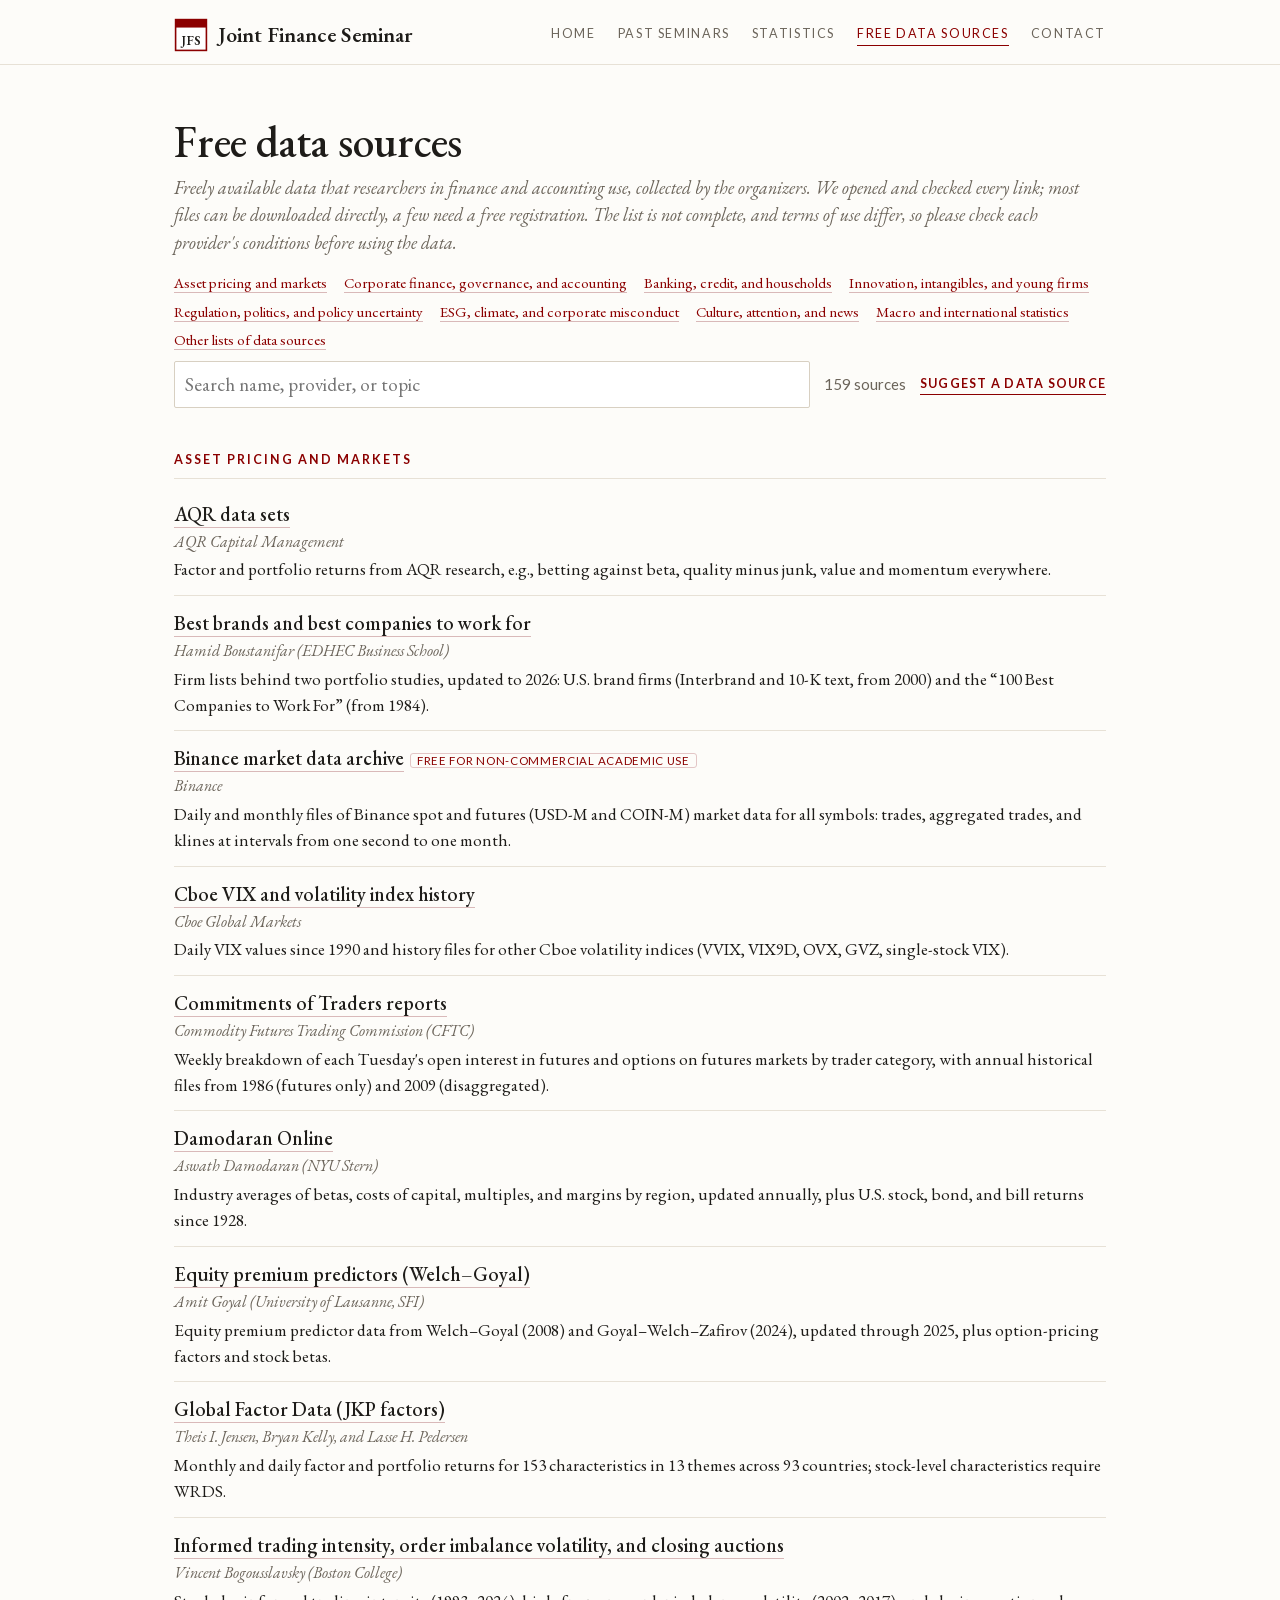
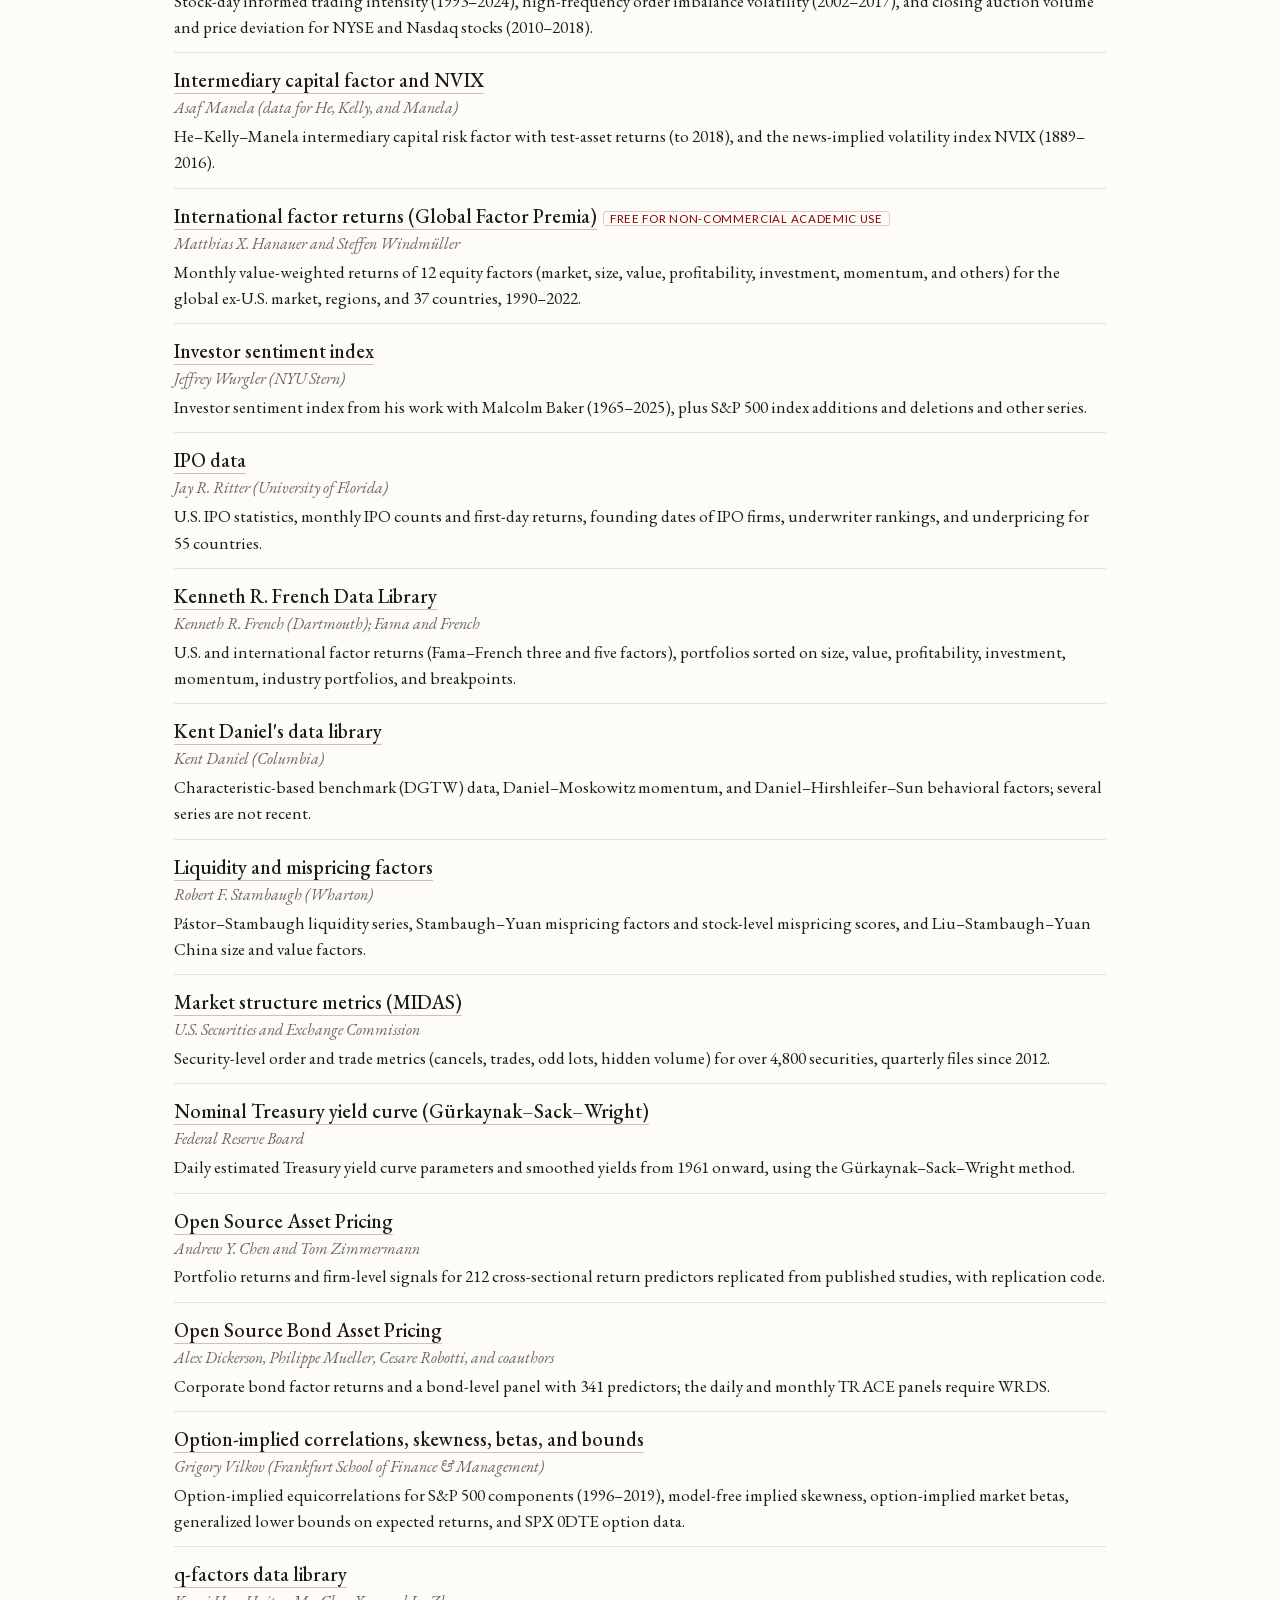
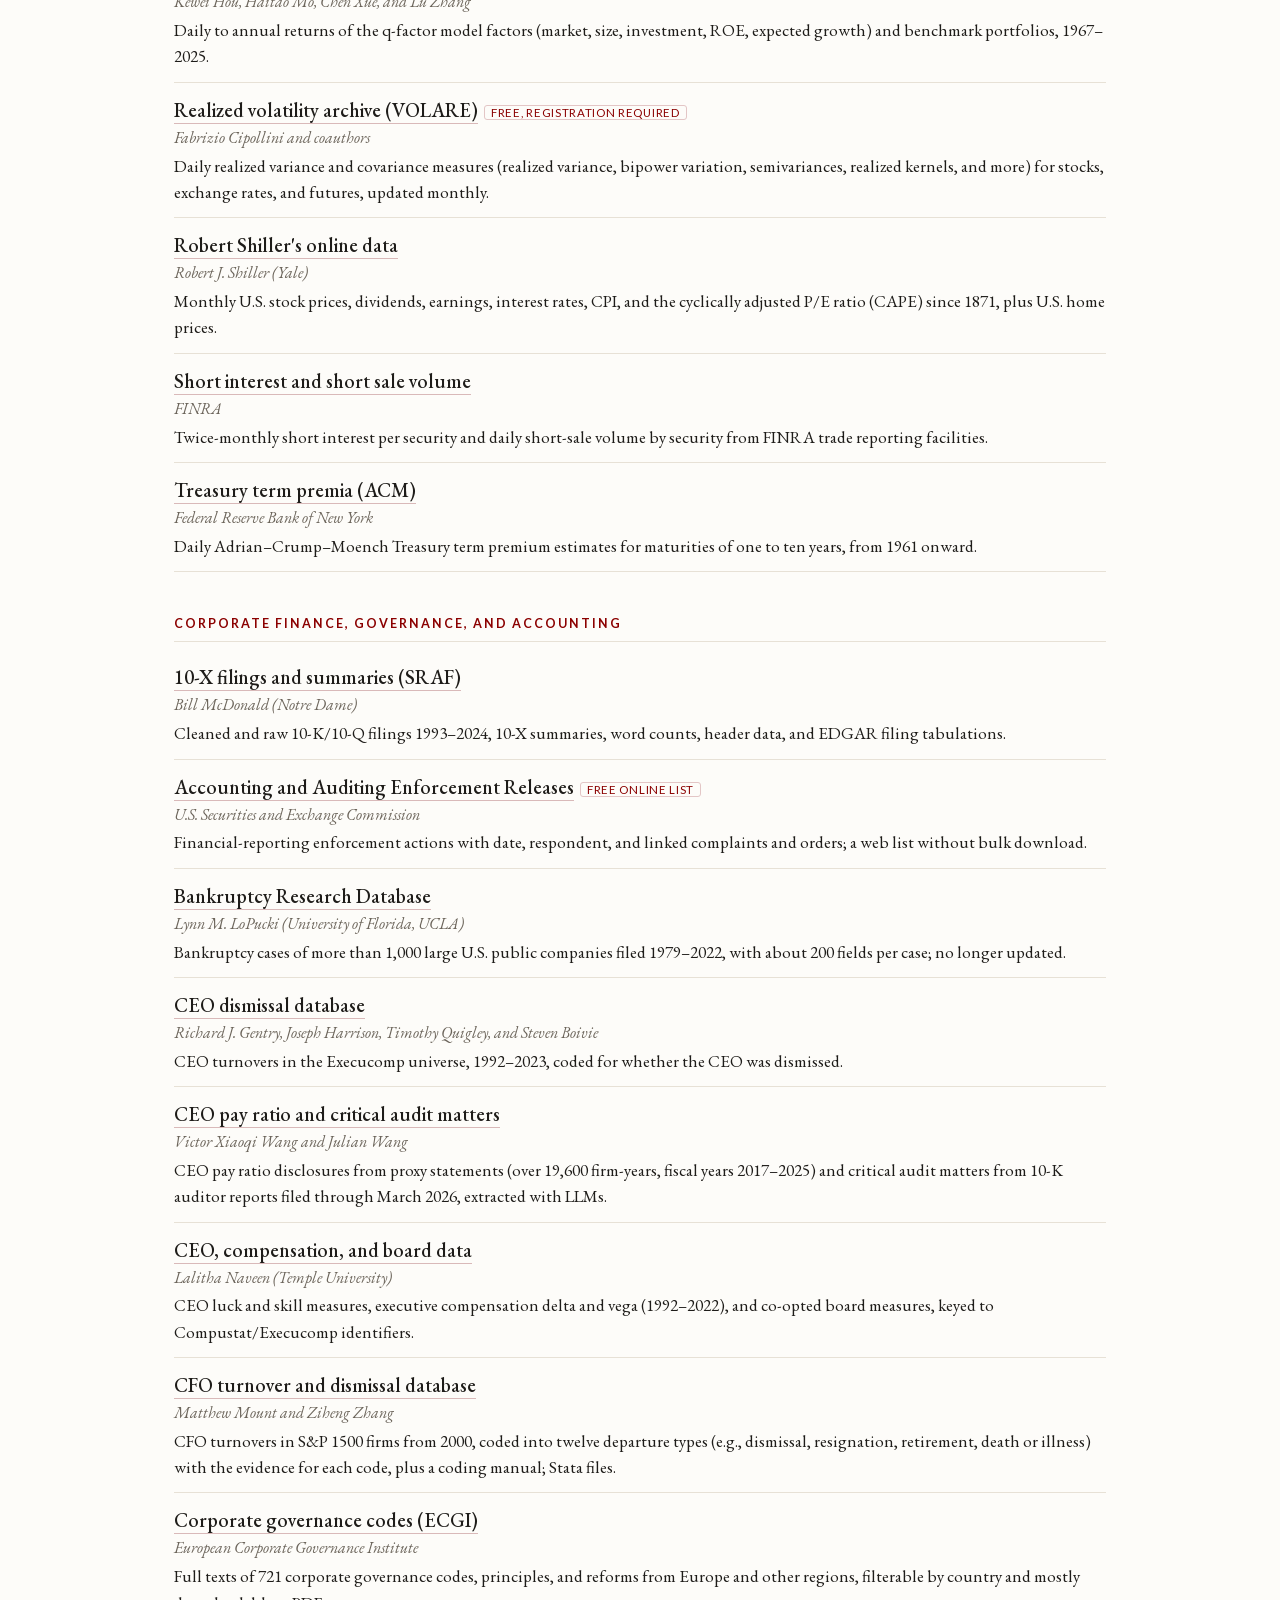
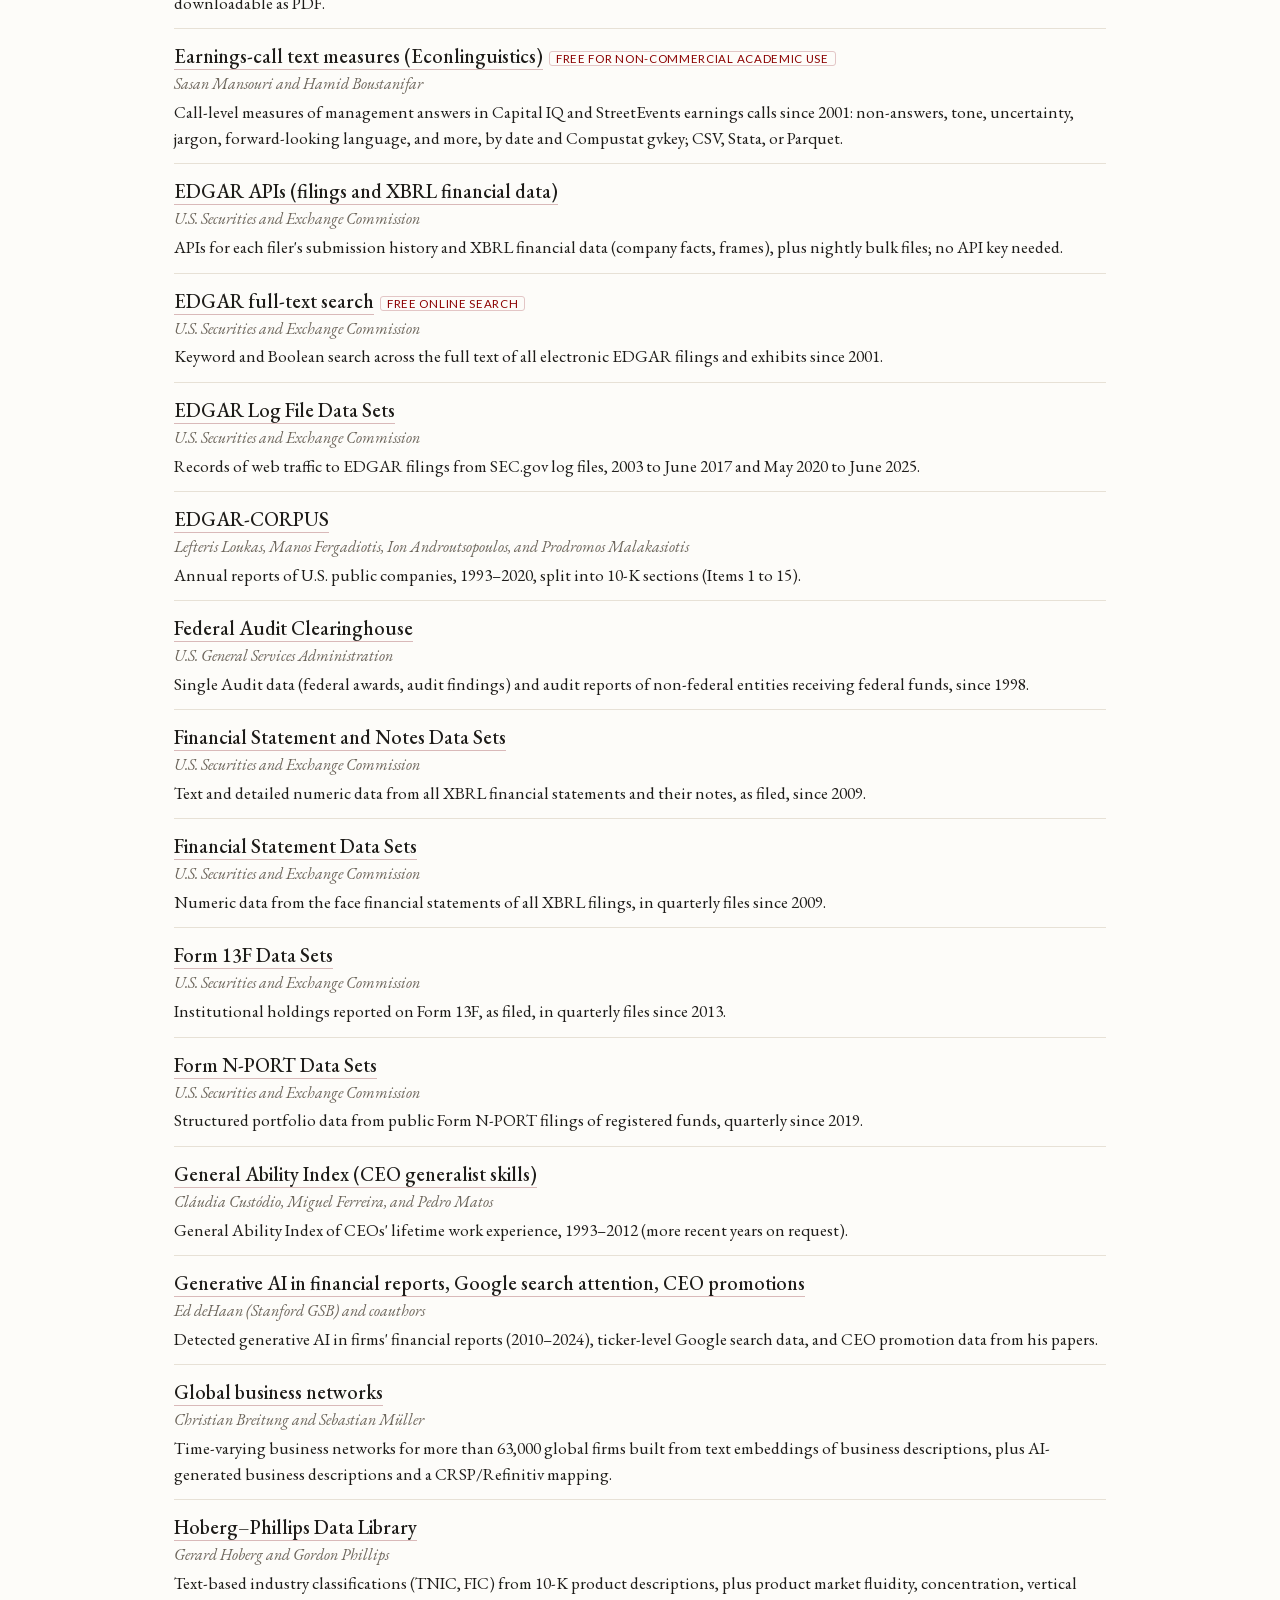
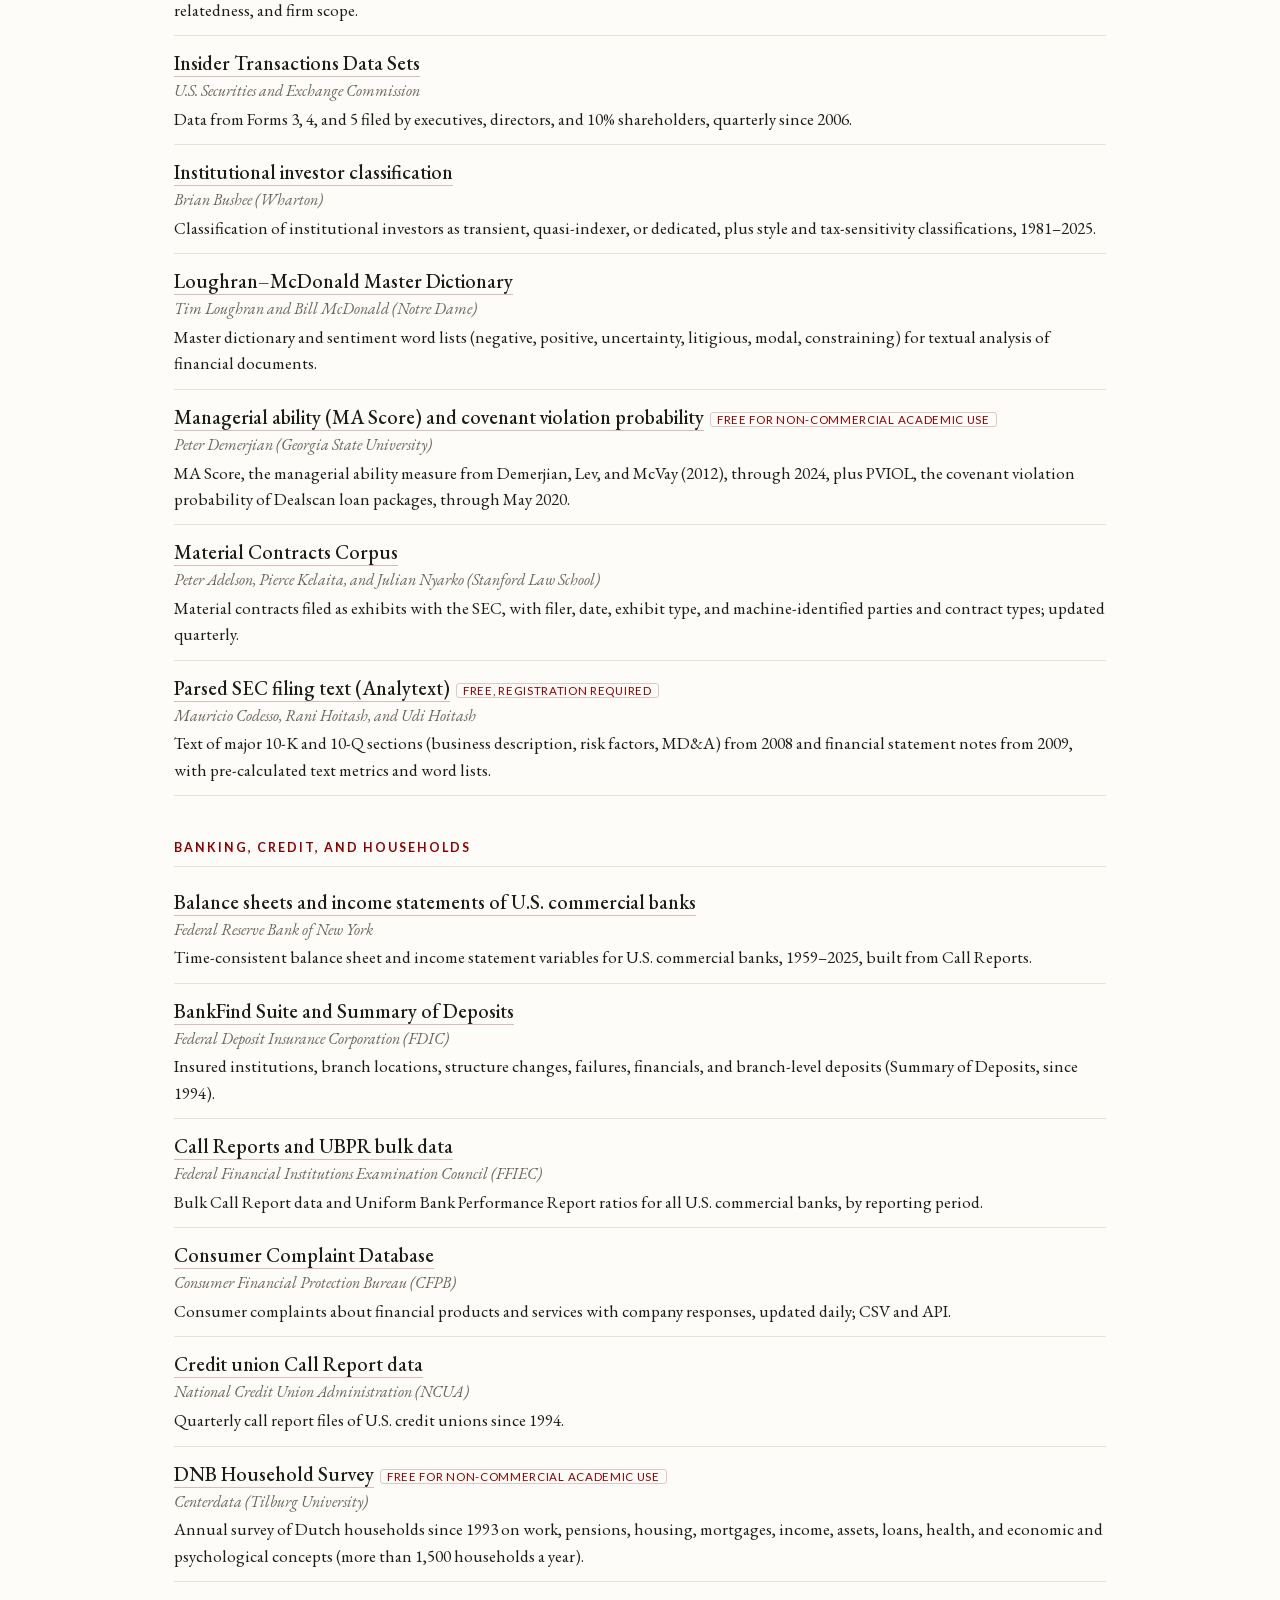
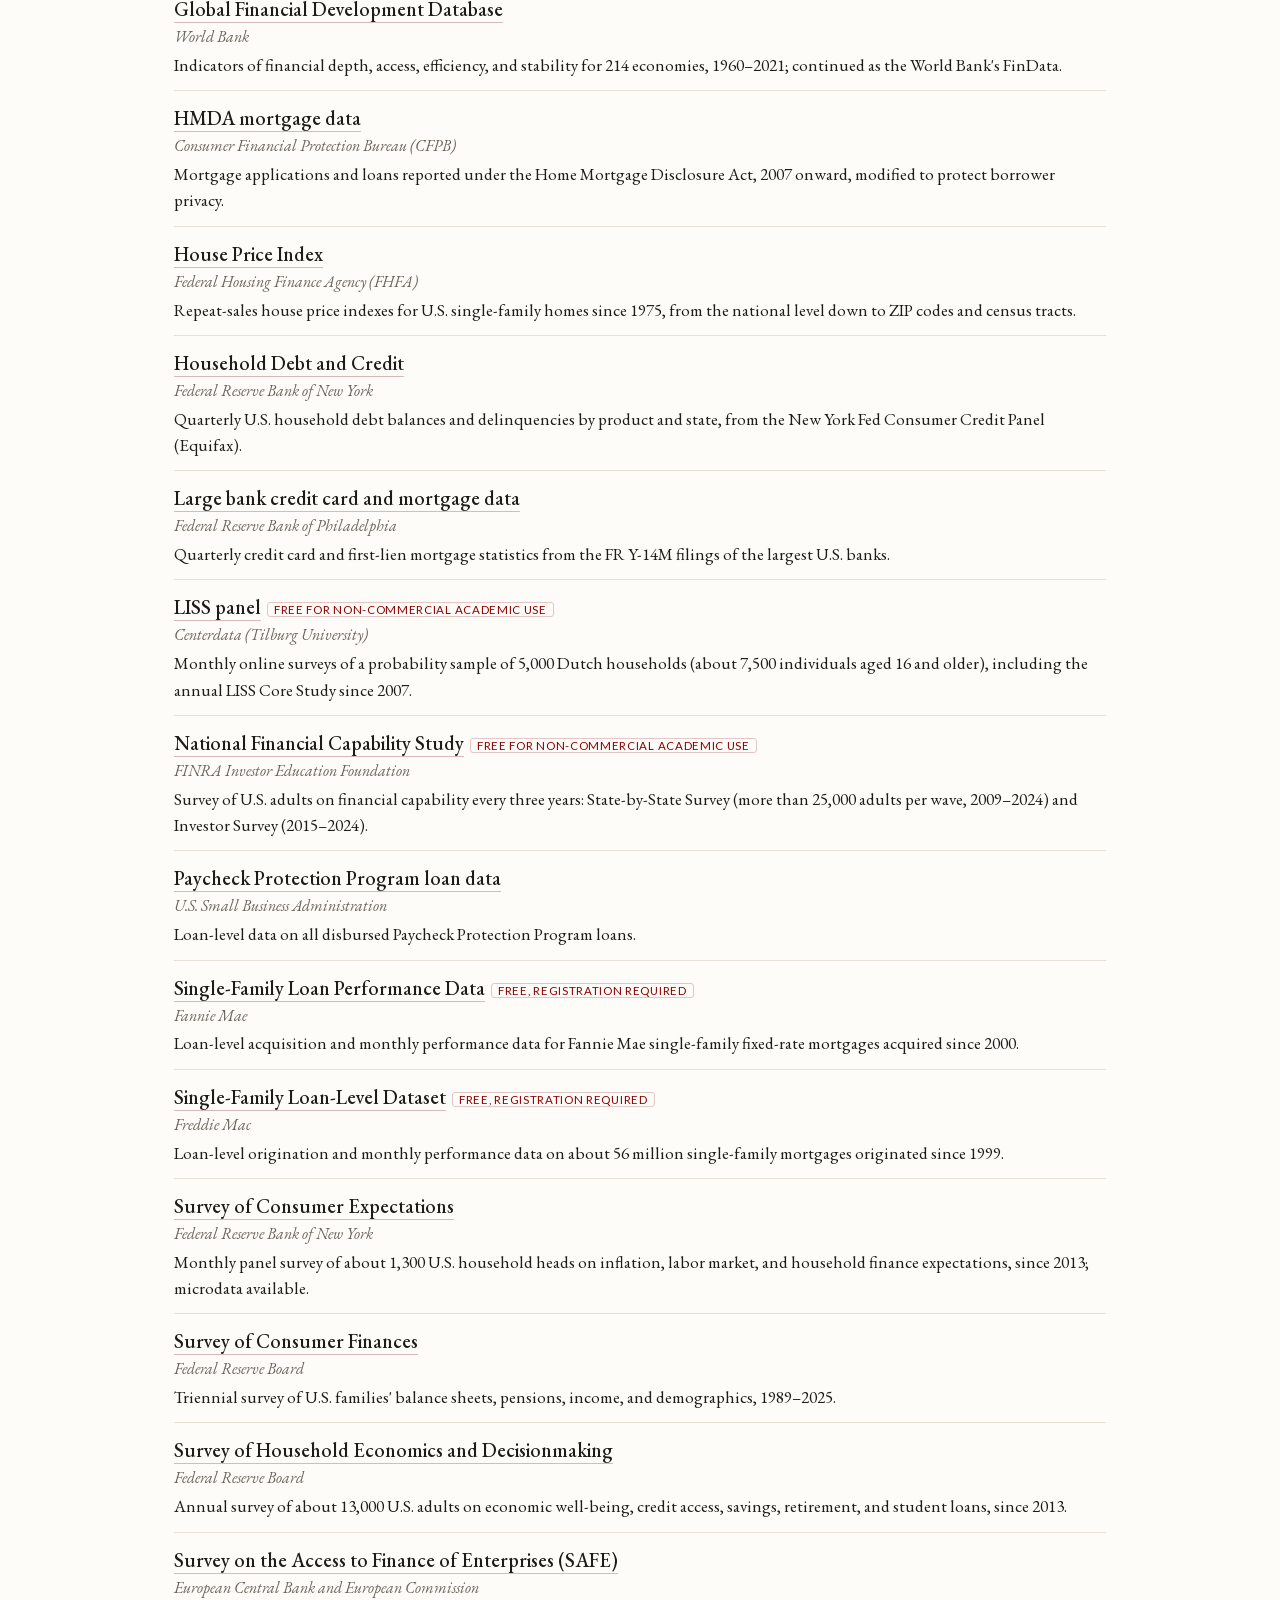
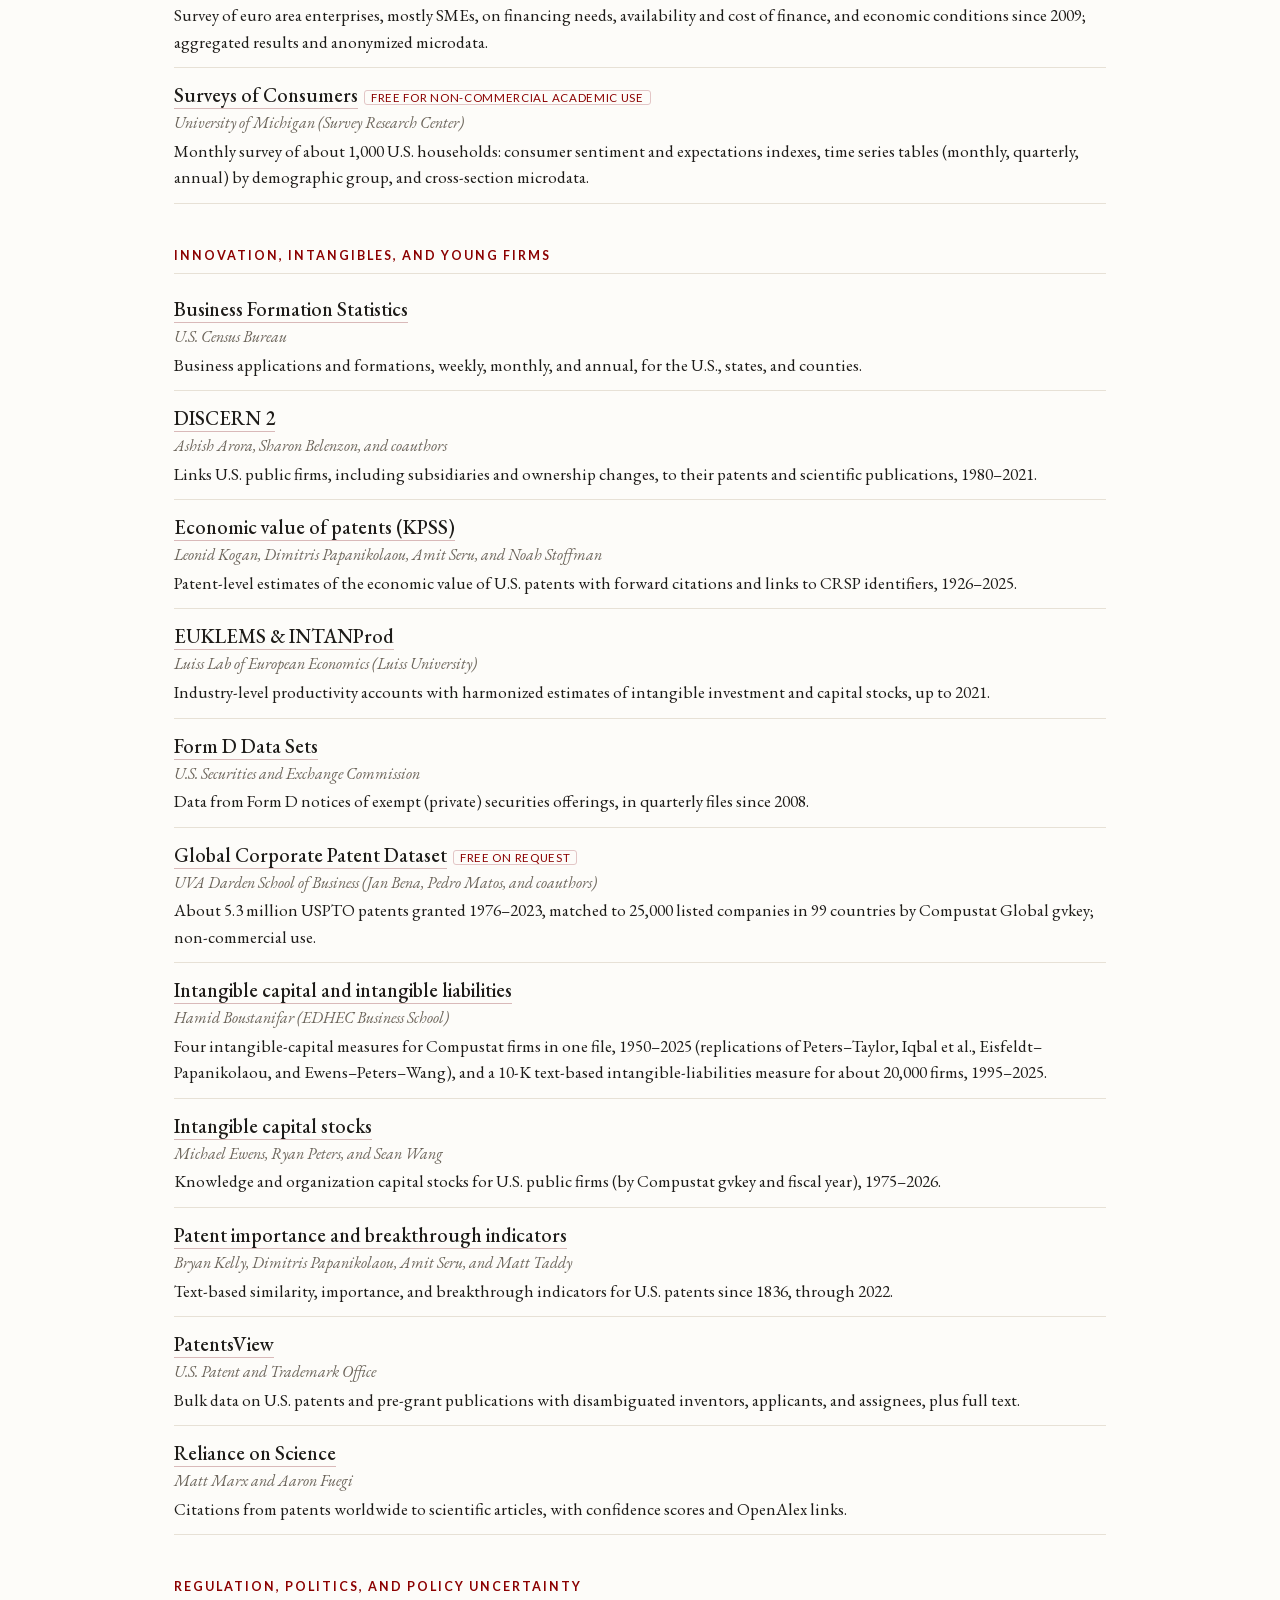
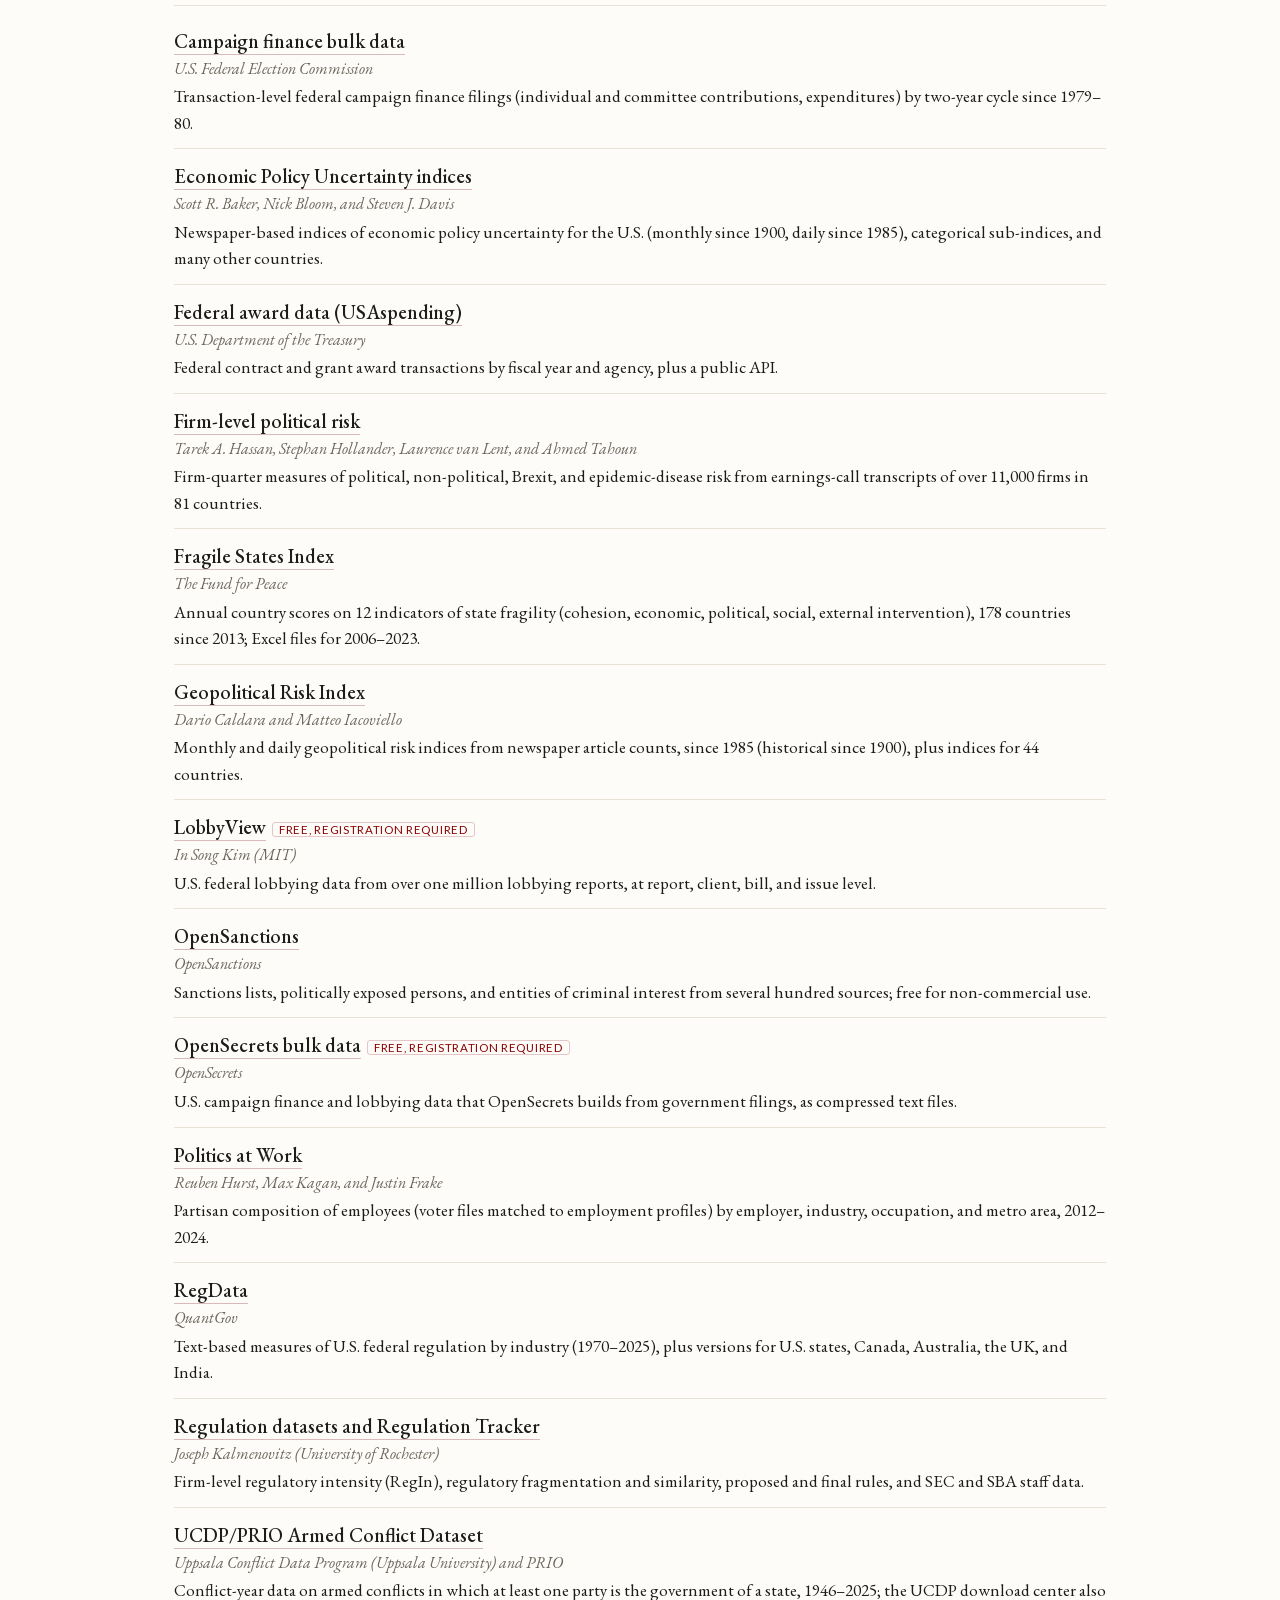
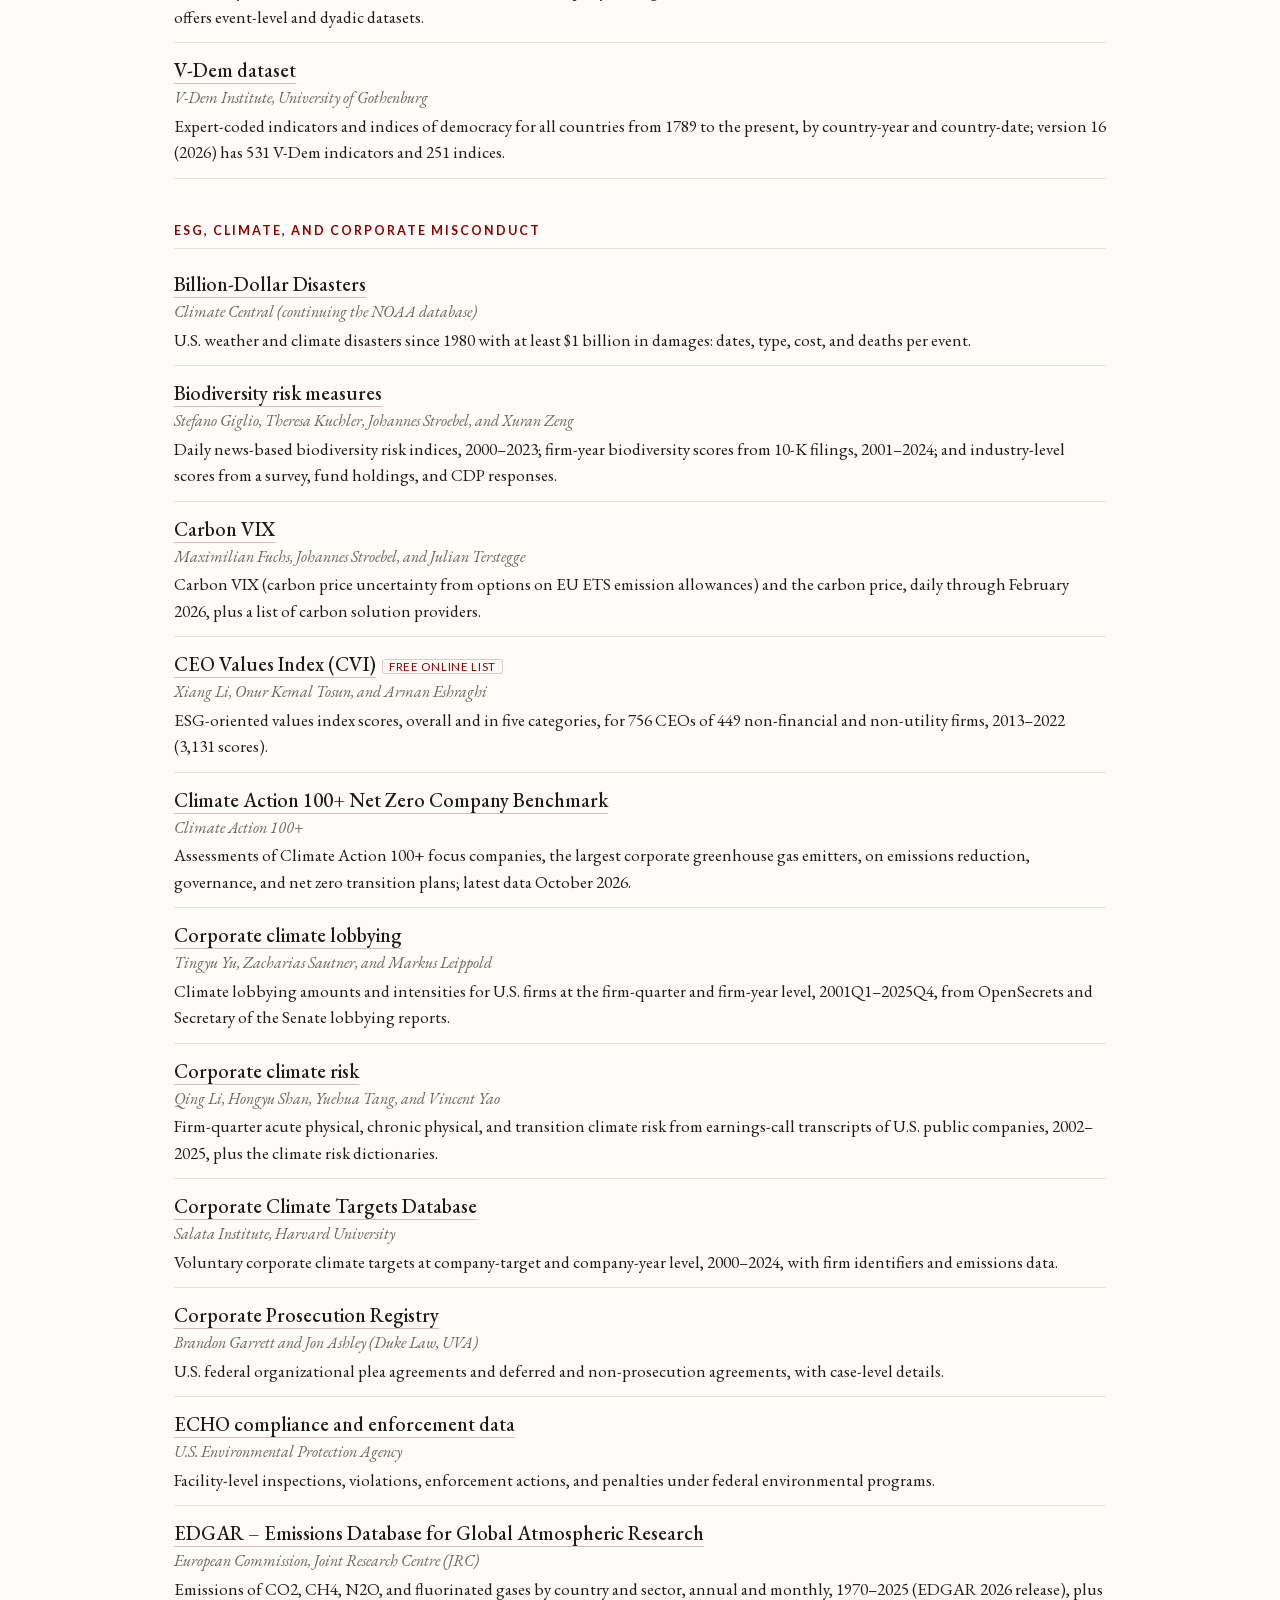
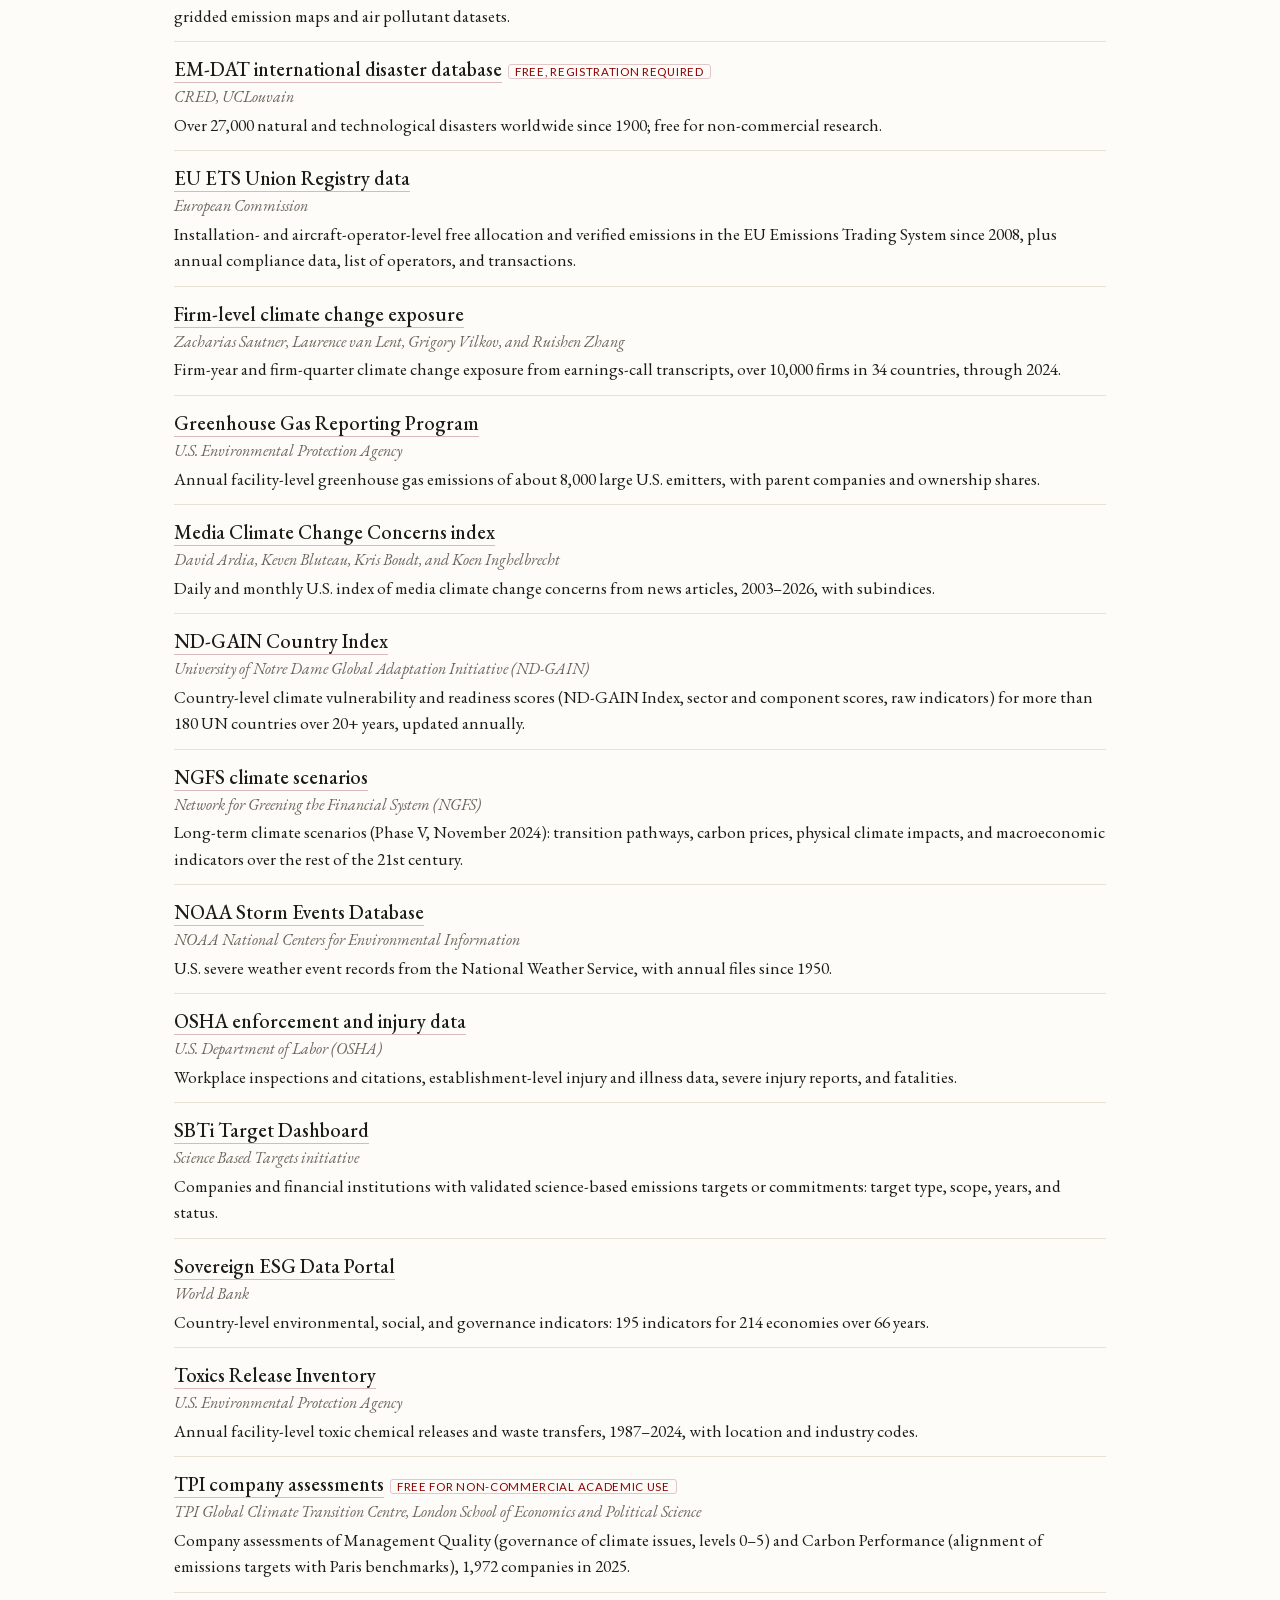
<file: data-sources/index.html>
<!doctype html>
<html lang="en">
<head>
<meta charset="utf-8">
<meta name="robots" content="noindex">
<title>Free data sources · Joint Finance Seminar</title>
<meta http-equiv="refresh" content="0; url=/free-datasets/">
<script>location.replace("/free-datasets/");</script>
</head>
<body><p>Forwarding to <a href="/free-datasets/">/free-datasets/</a>.</p></body>
</html>
</file>
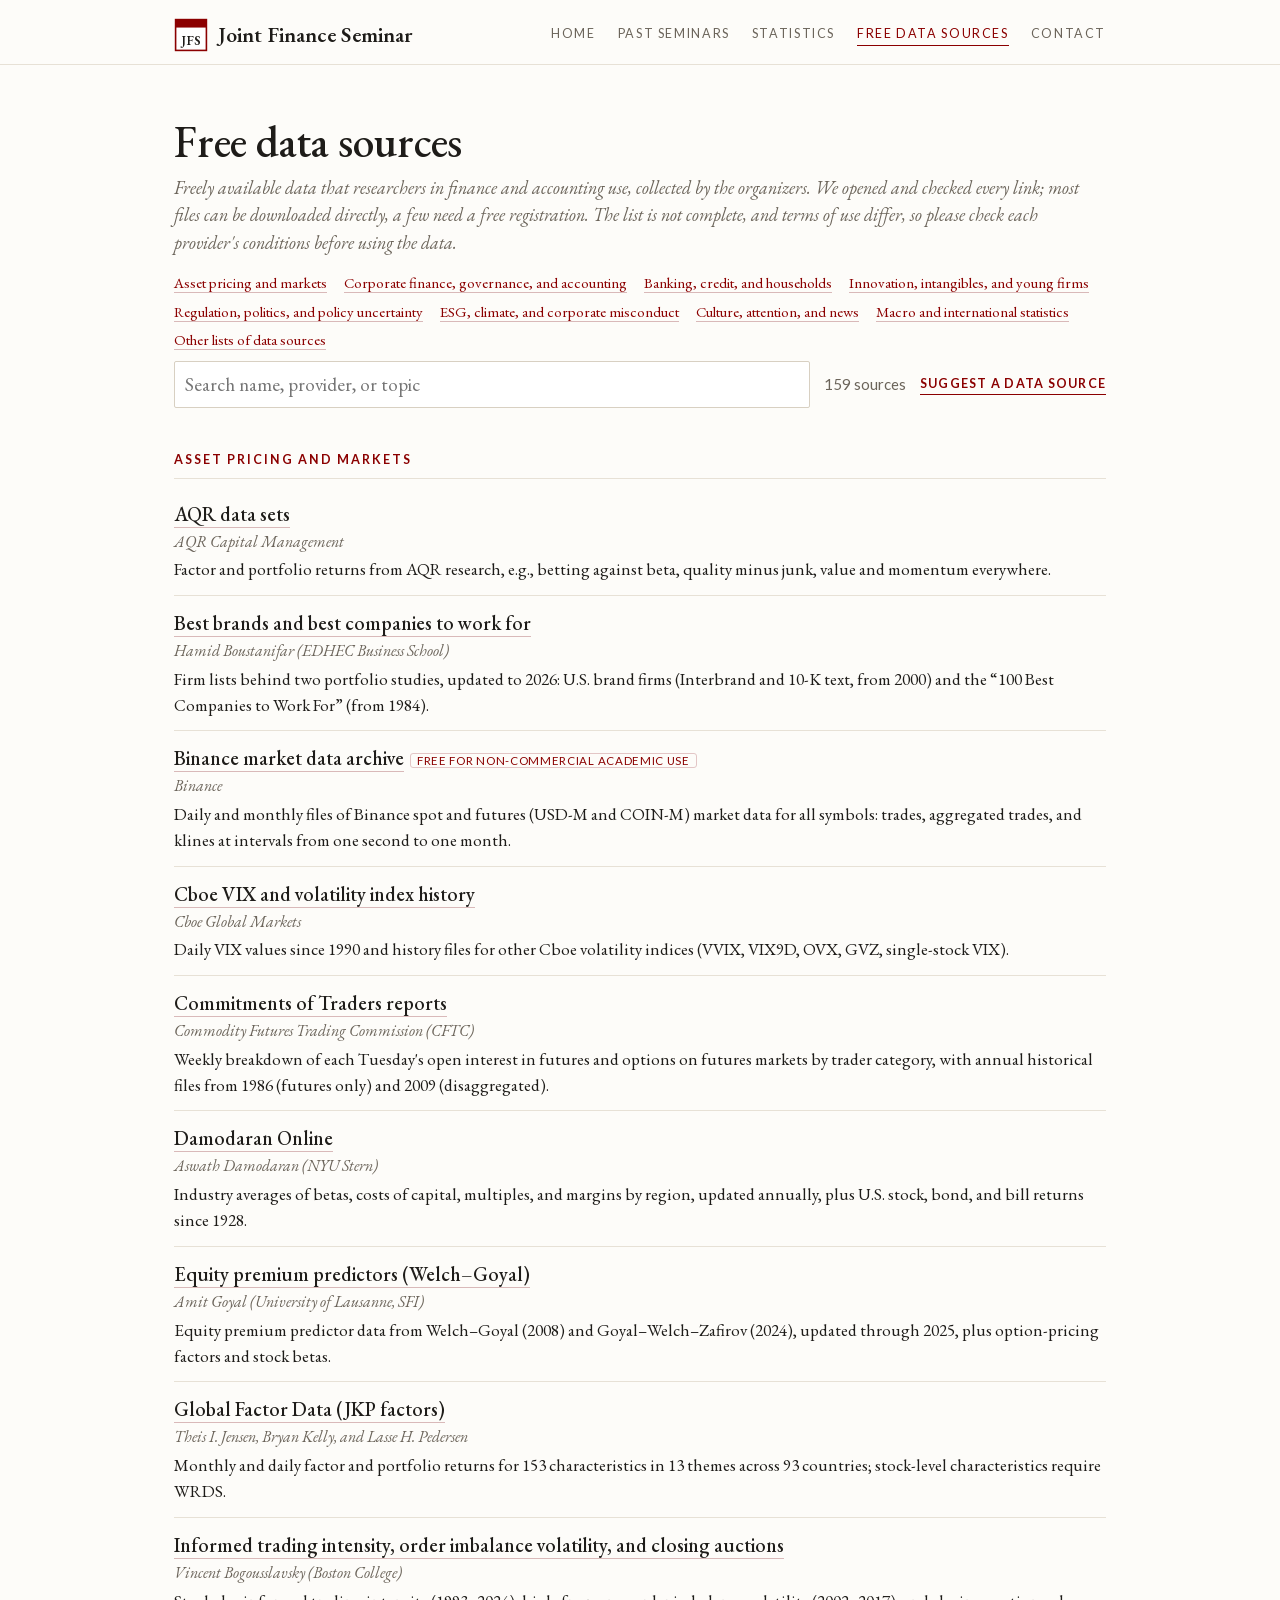
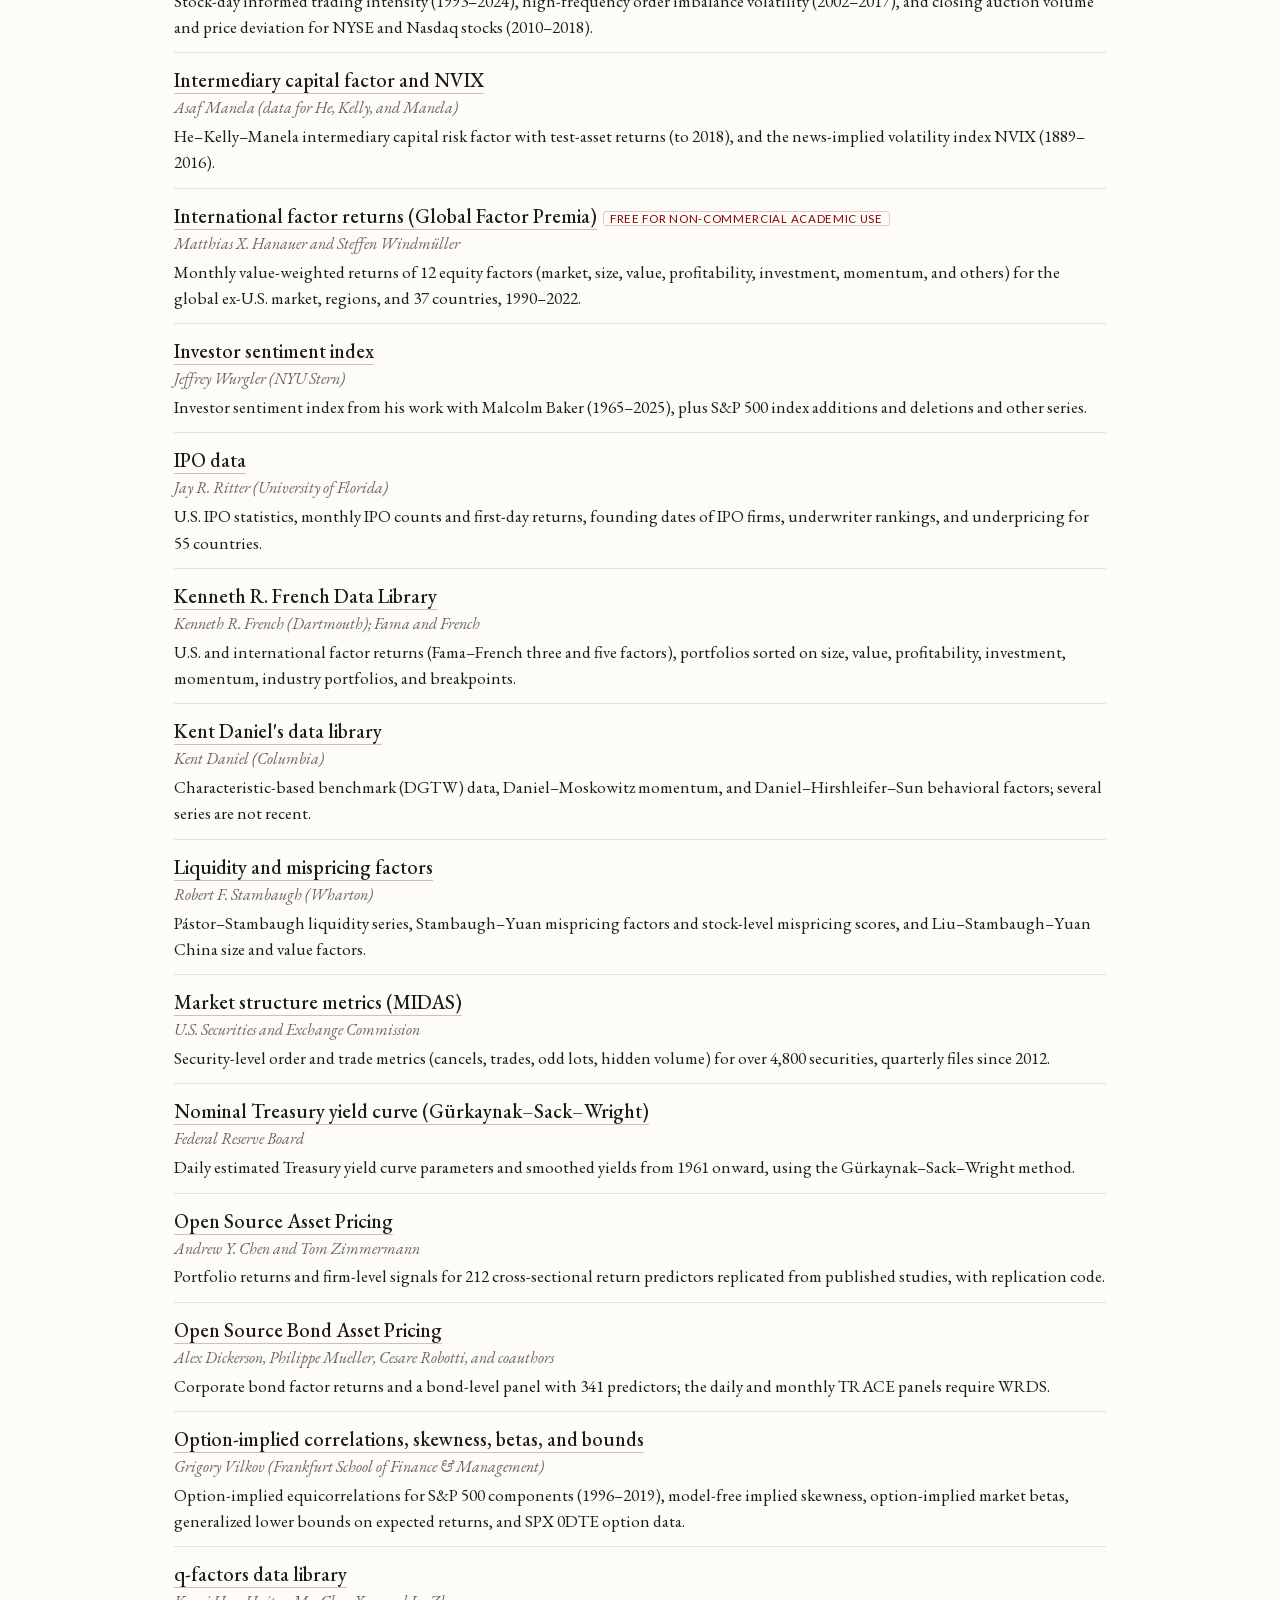
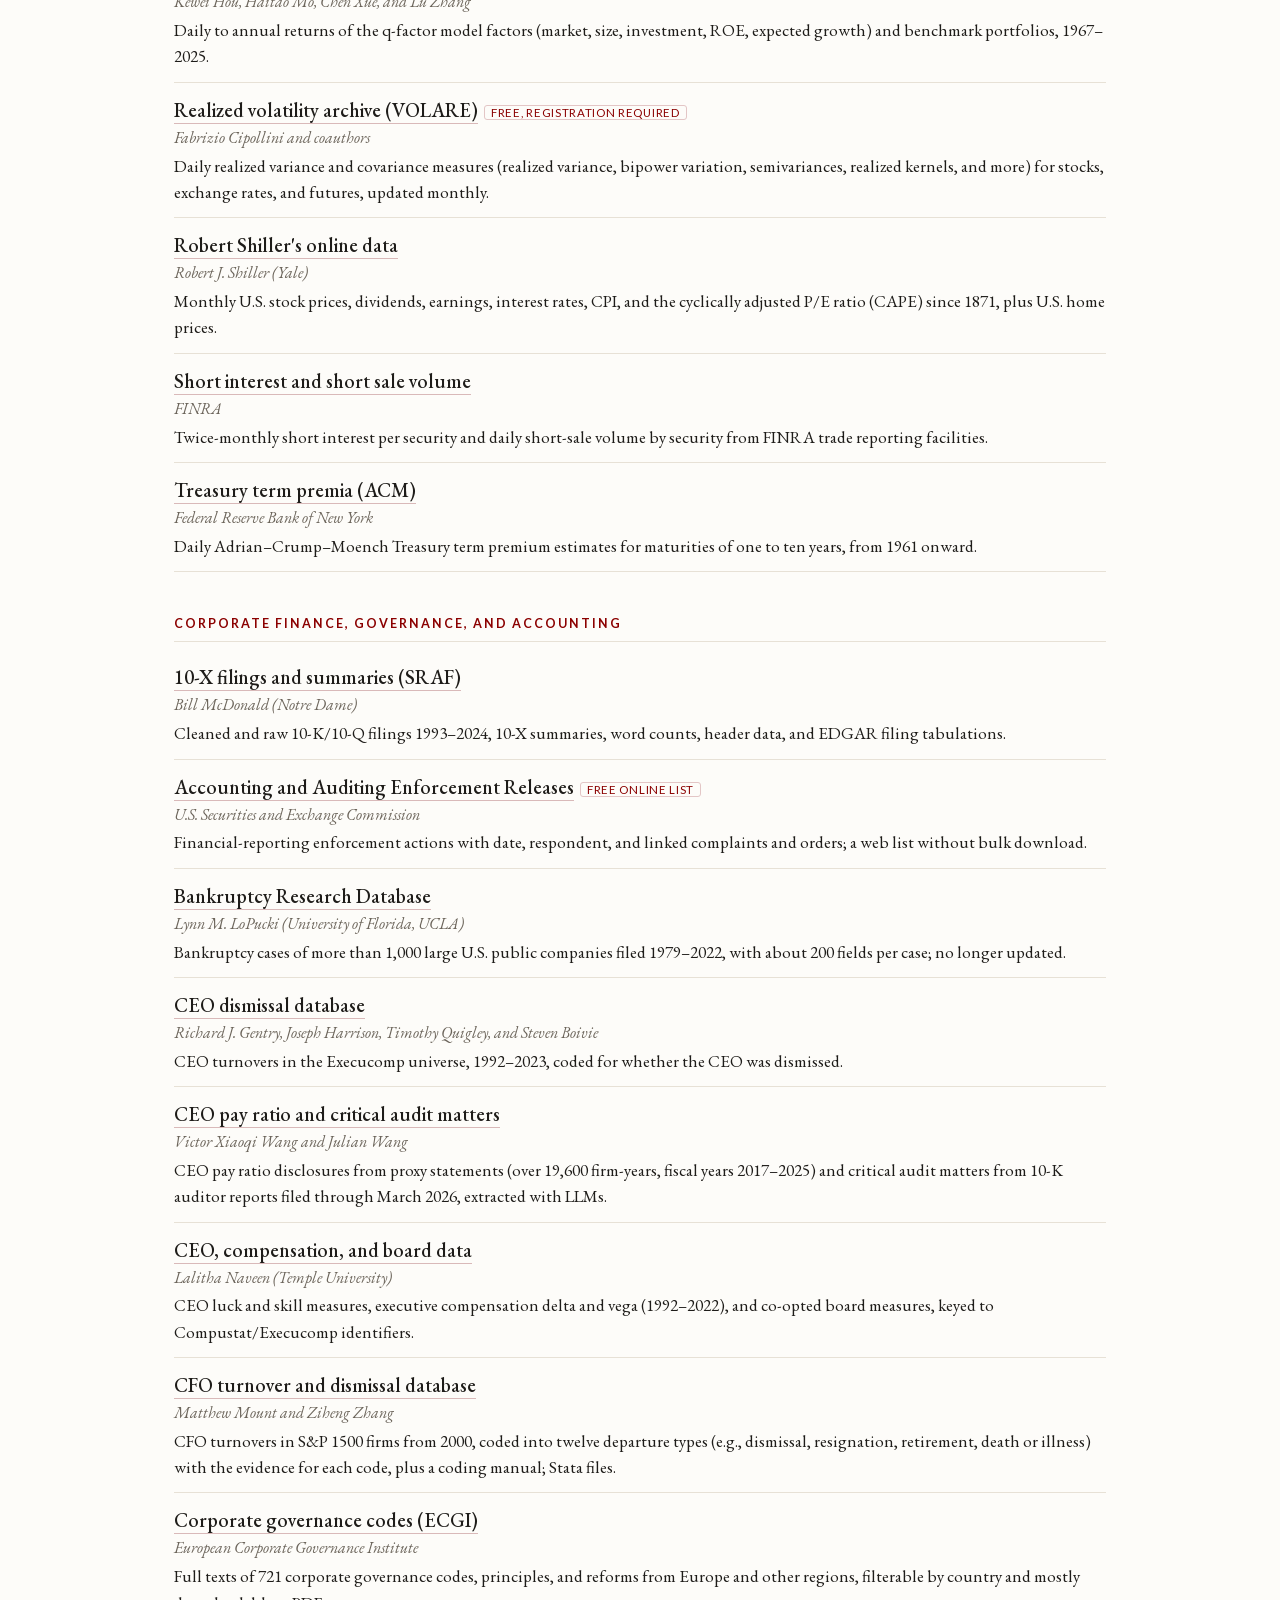
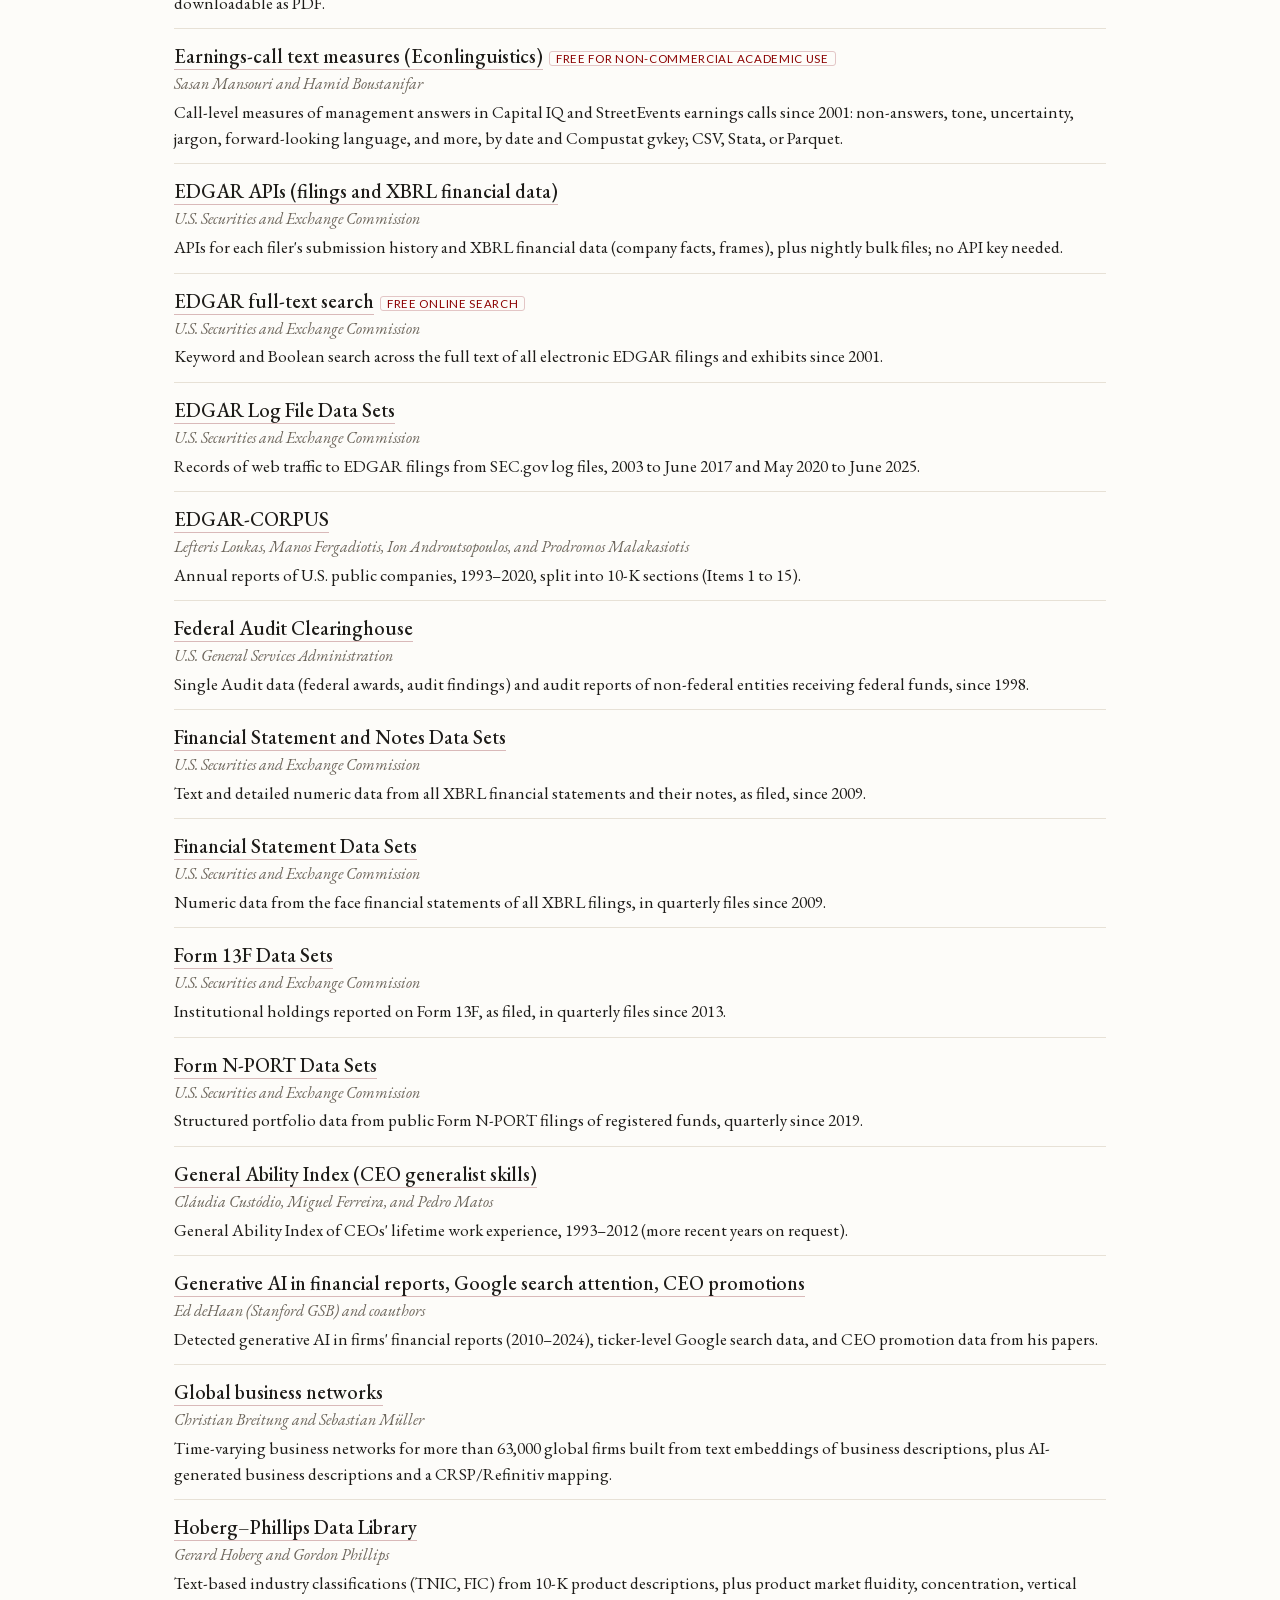
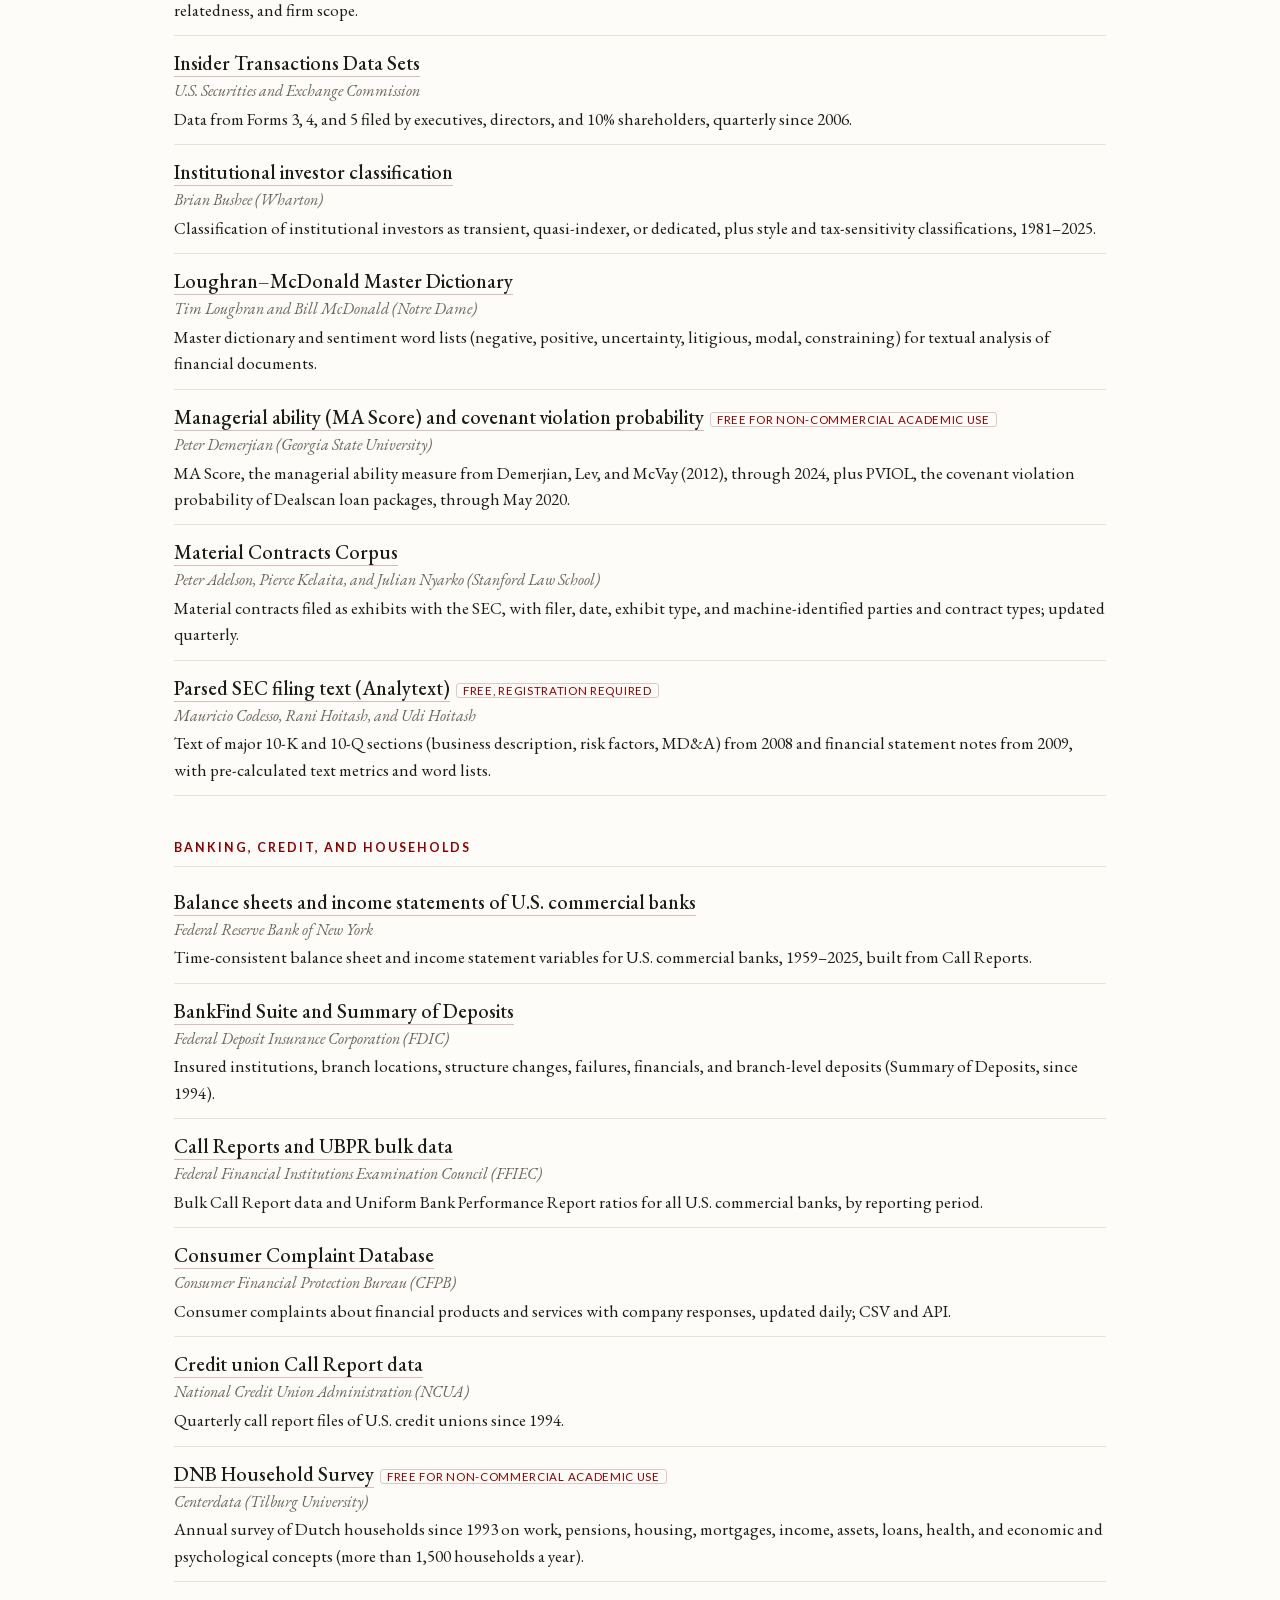
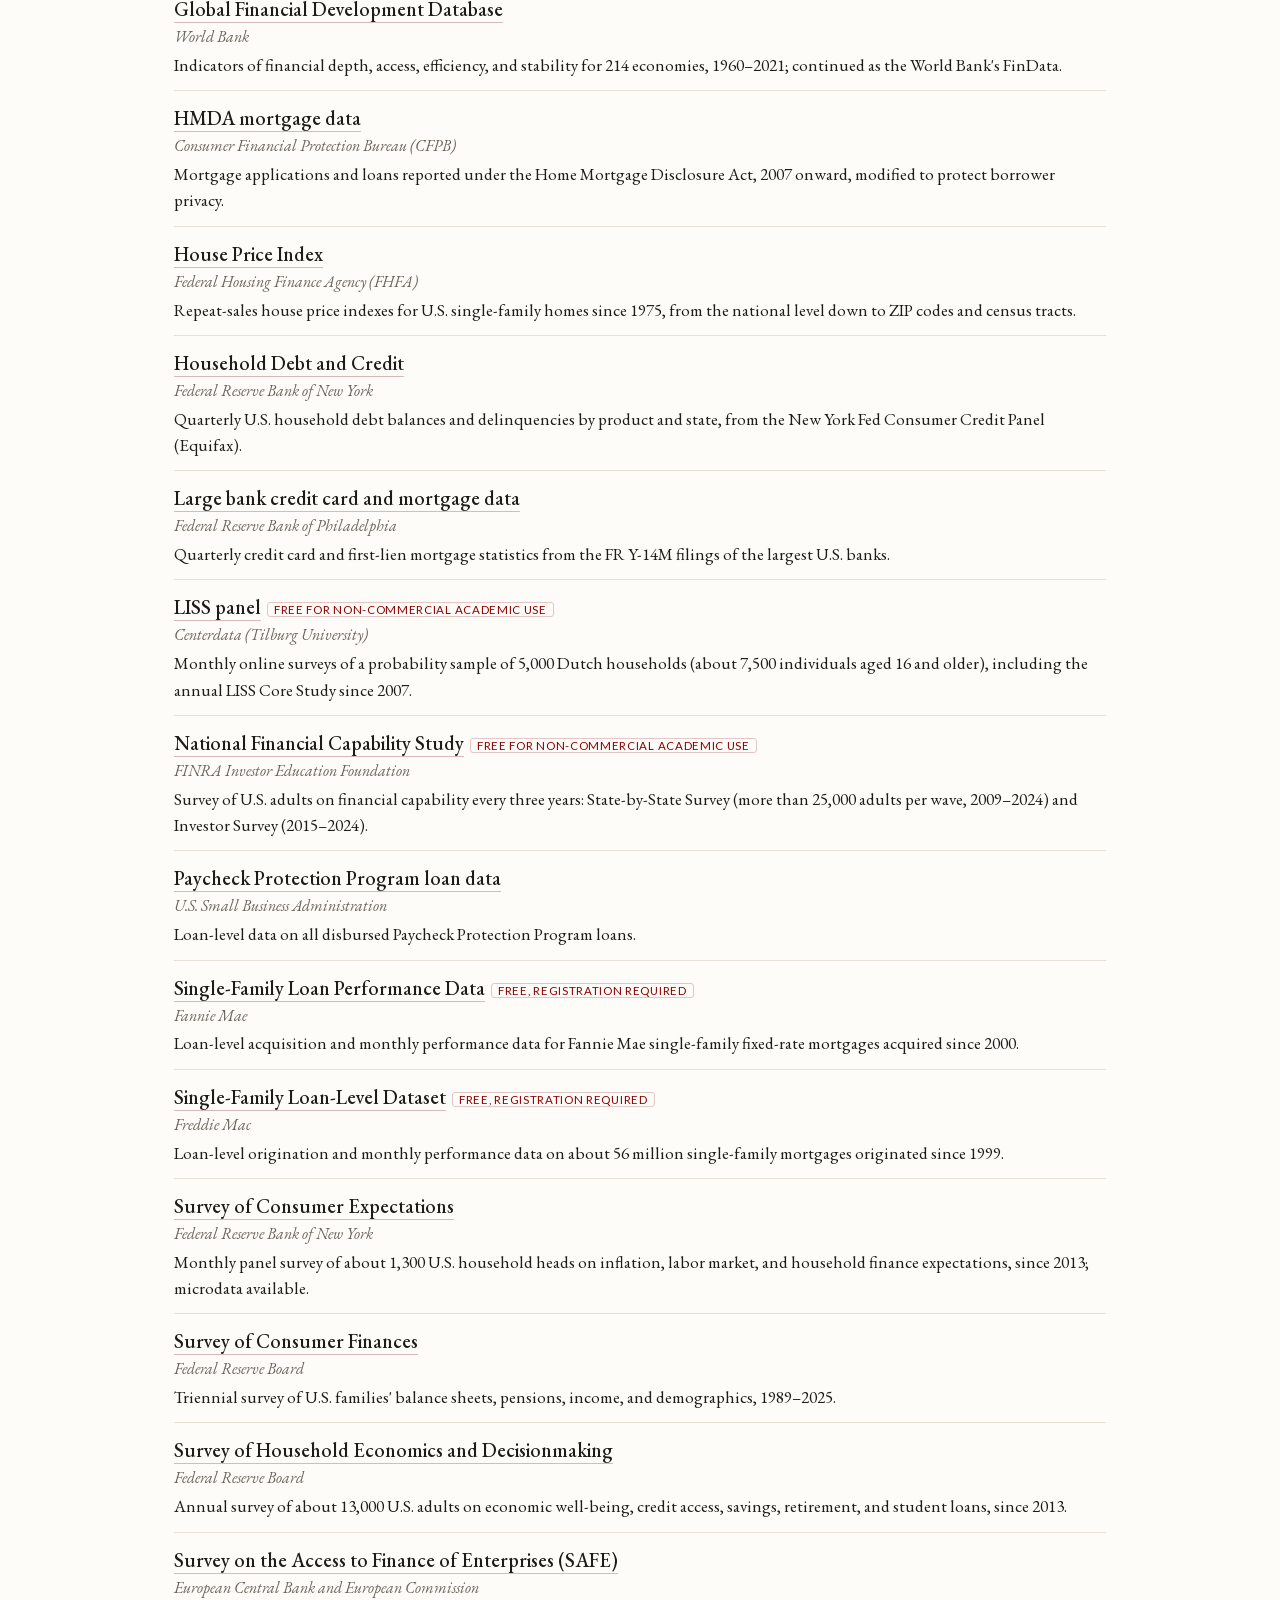
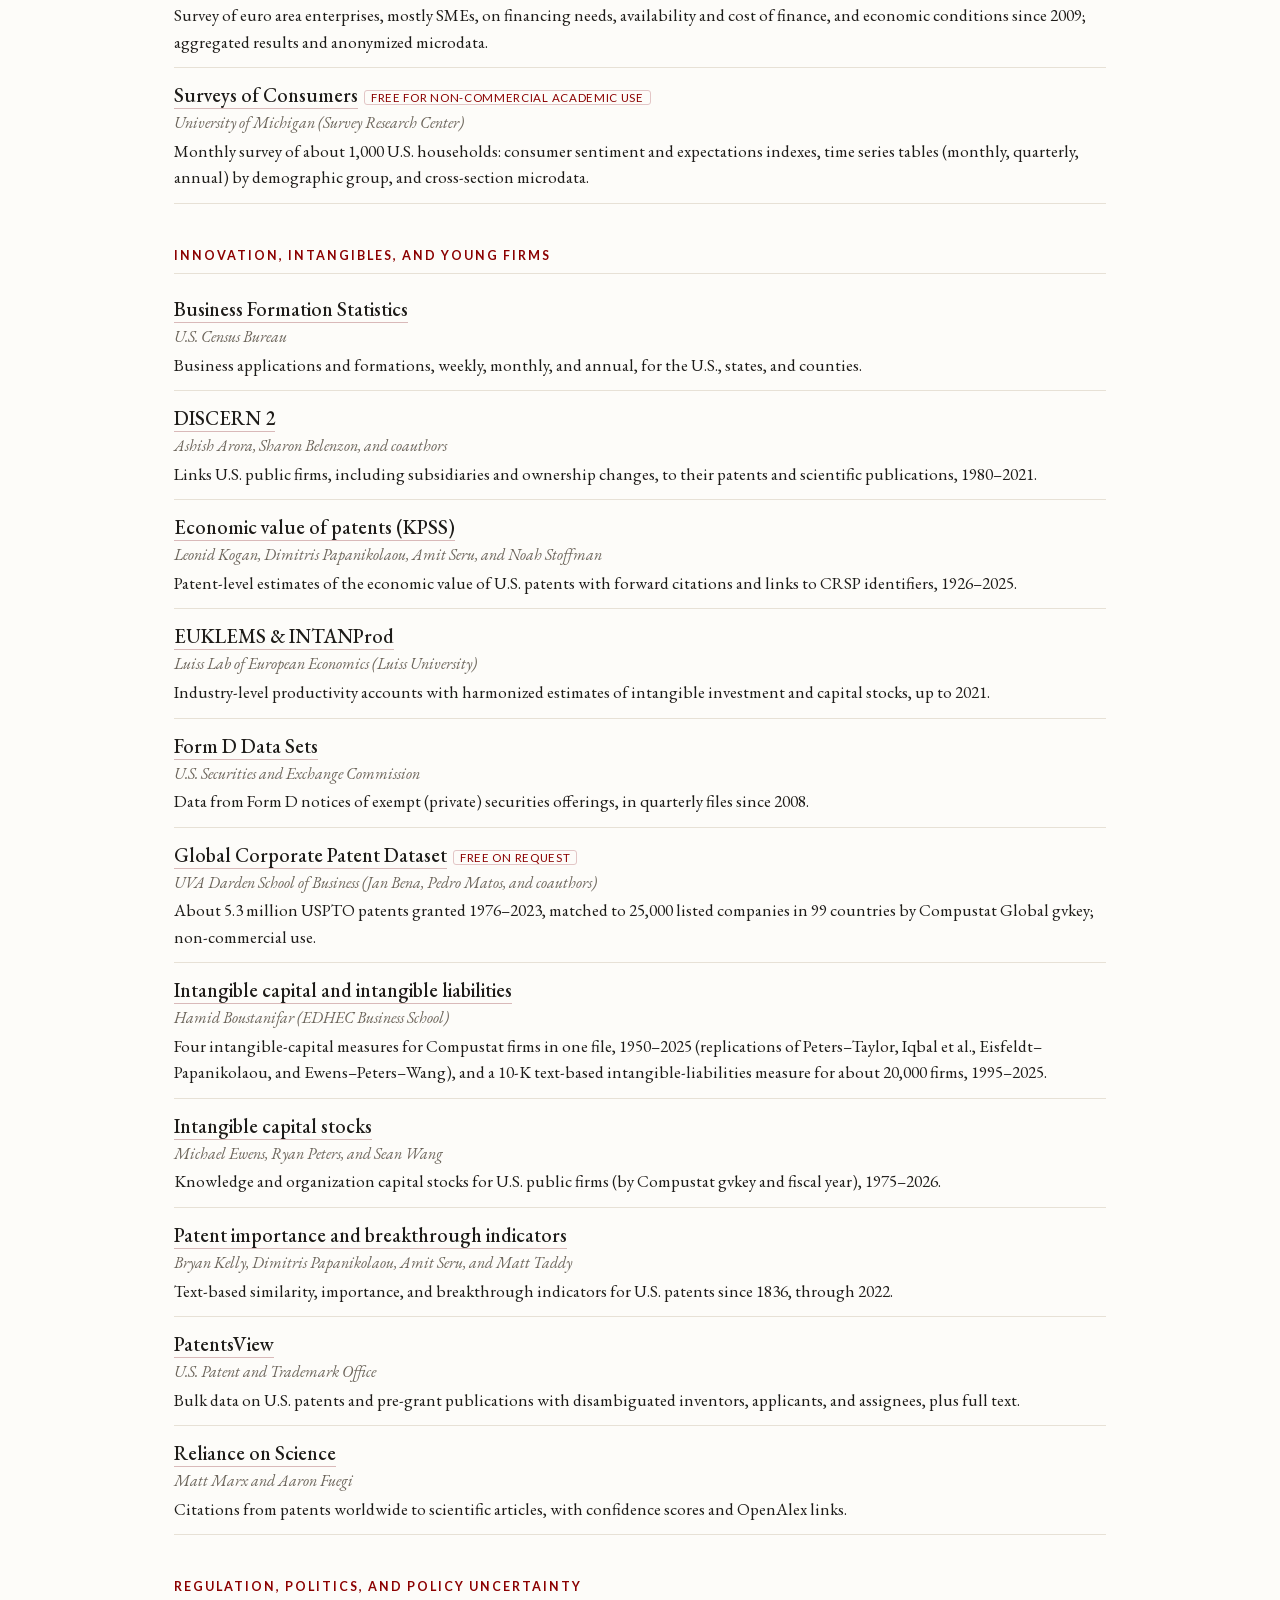
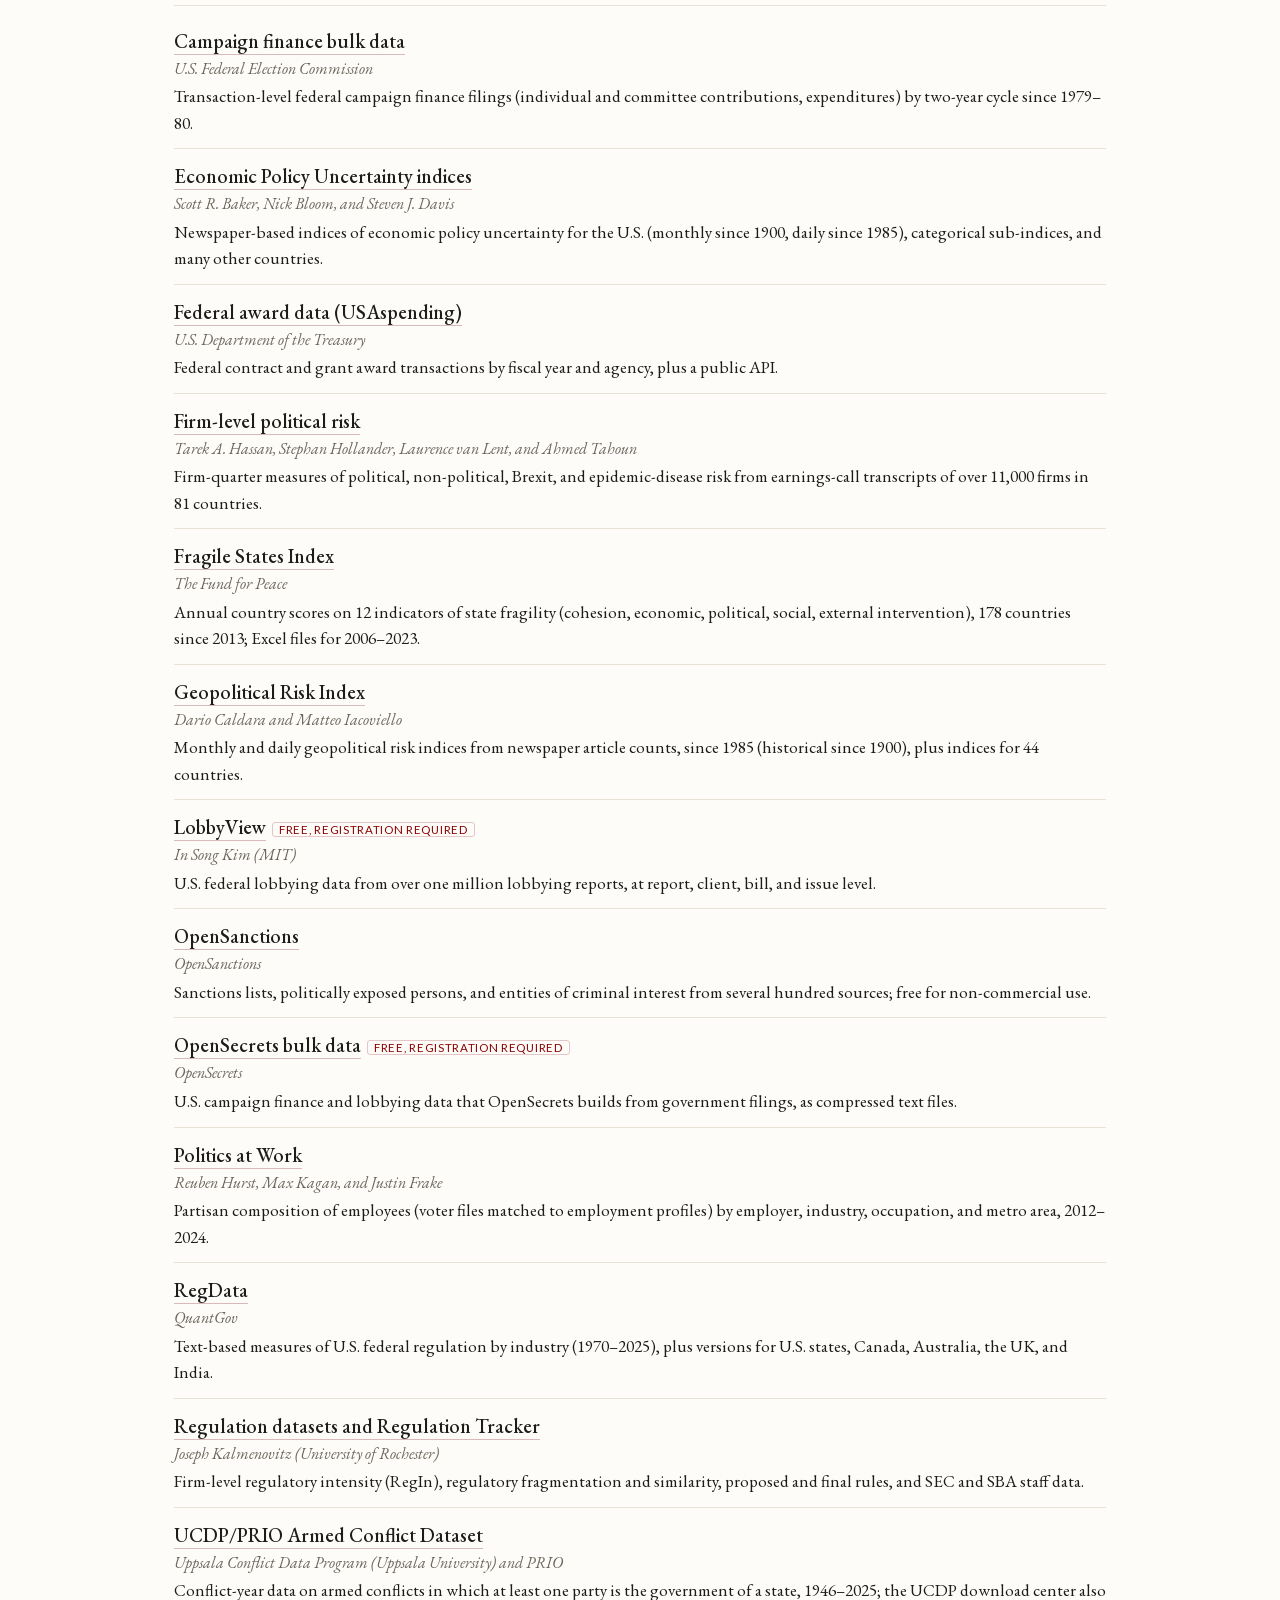
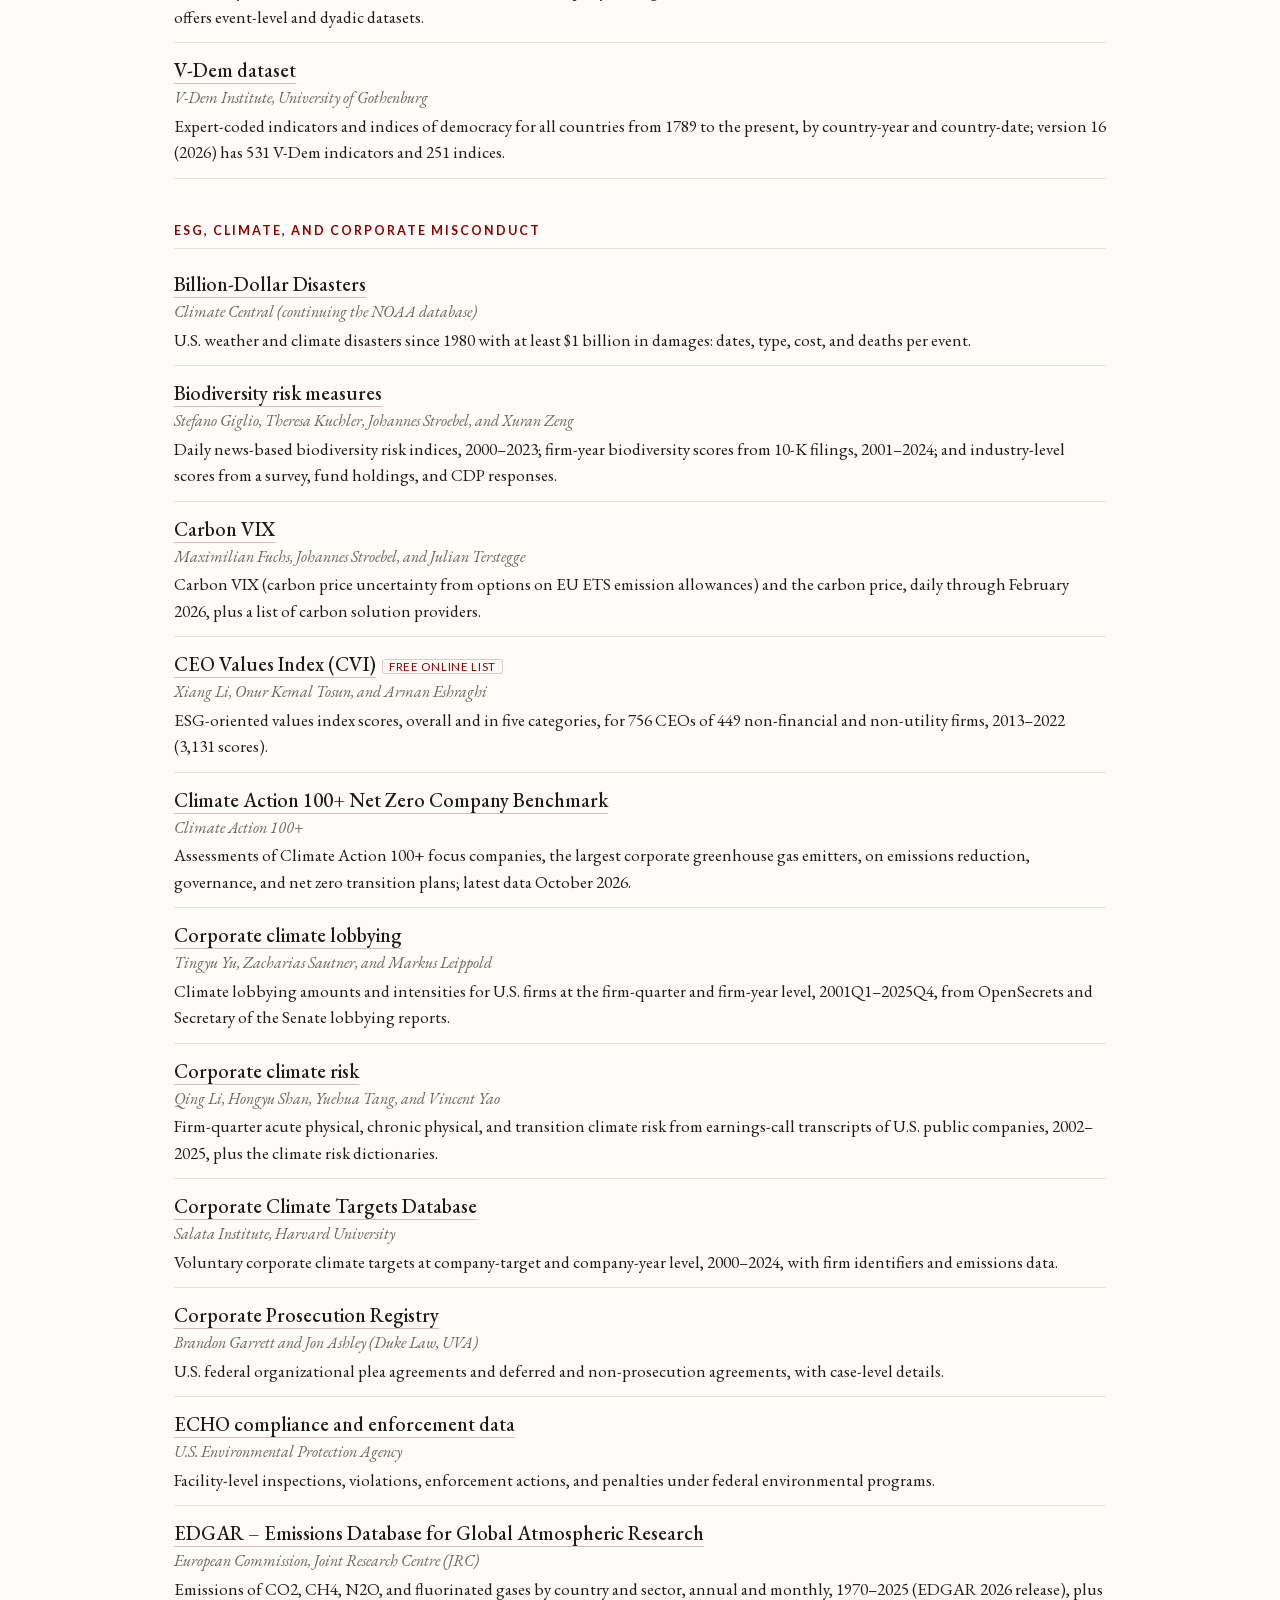
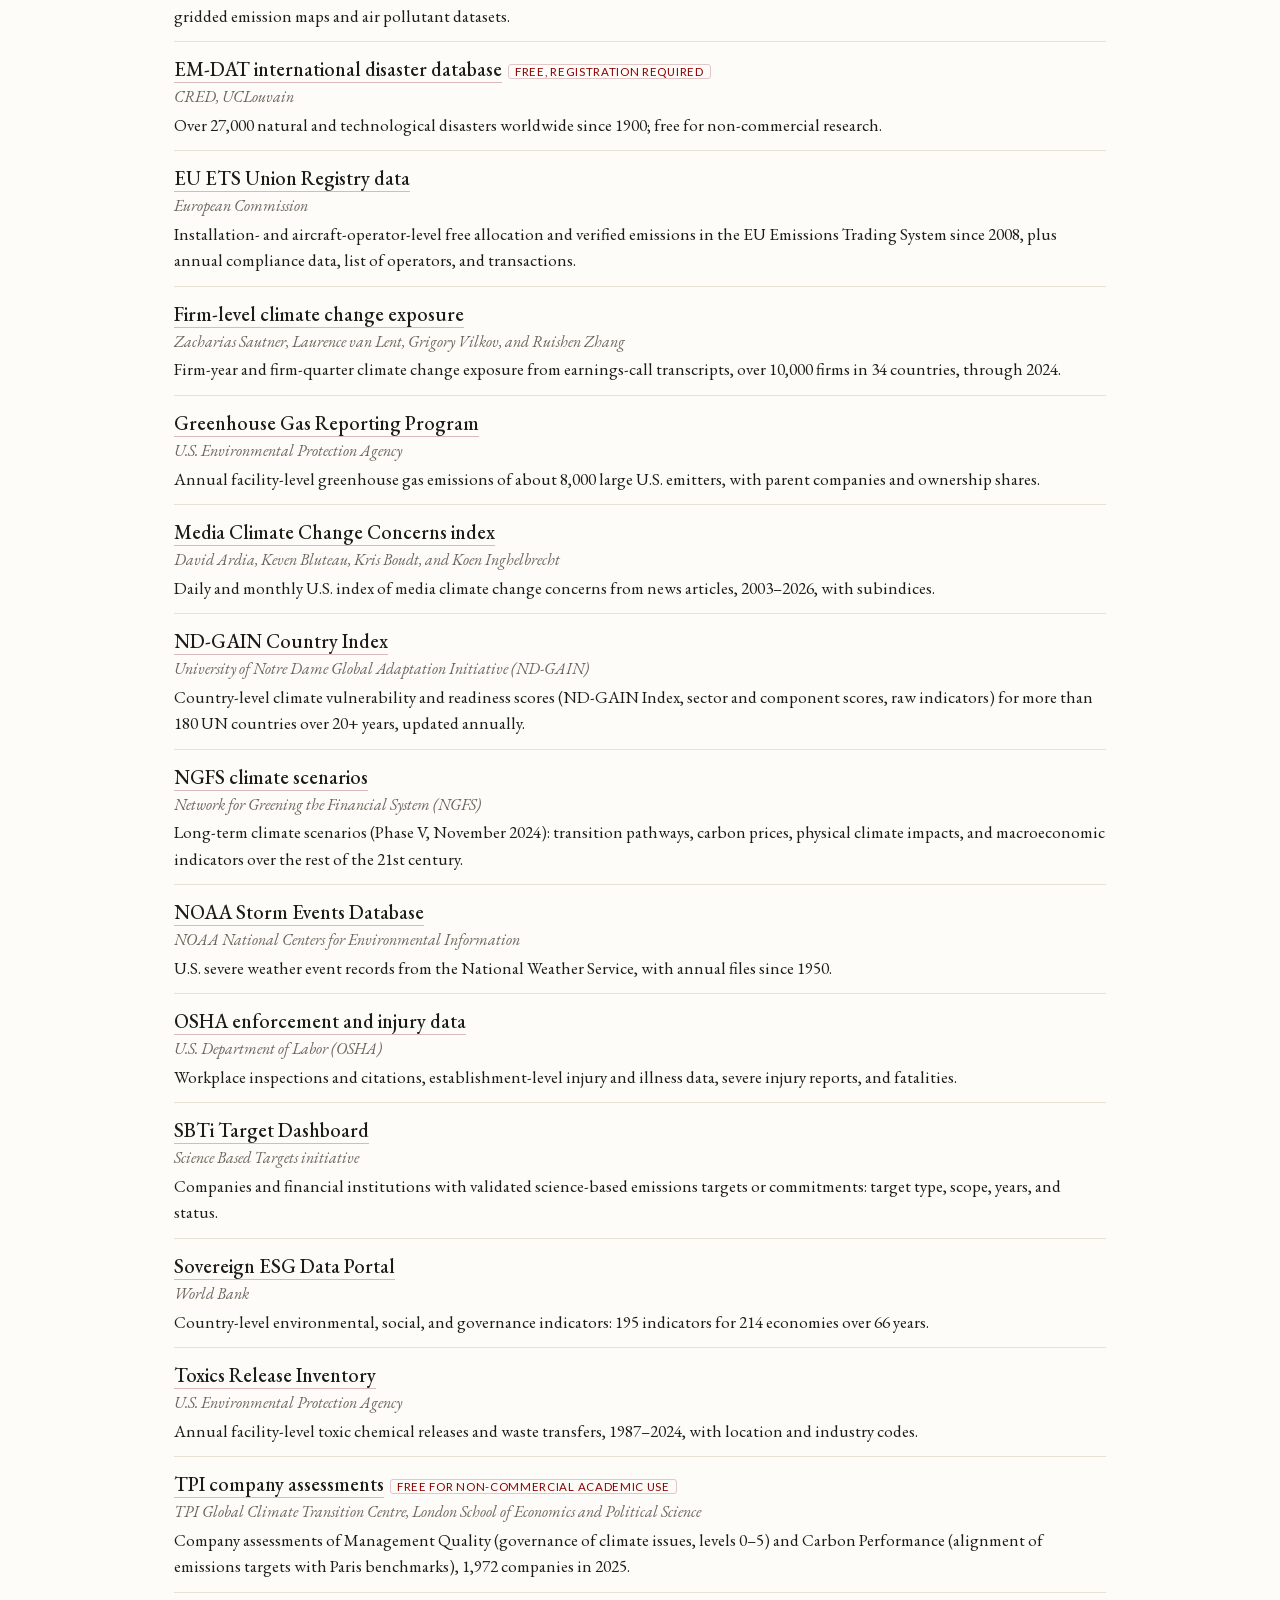
<file: free-datasets/index.html>
<!doctype html>
<html lang="en">
<head>
<meta charset="utf-8">
<meta name="viewport" content="width=device-width, initial-scale=1">
<title>Free data sources for finance and accounting research · JFS</title>
<meta name="description" content="159 freely available data sources for research in finance and accounting, sorted by topic, with provider and access; every link checked.">
<link rel="canonical" href="https://www.jointfinanceseminar.com/free-datasets/">
<meta property="og:type" content="website">
<meta property="og:site_name" content="Joint Finance Seminar">
<meta property="og:title" content="Free data sources for finance and accounting research · JFS">
<meta property="og:description" content="159 freely available data sources for research in finance and accounting, sorted by topic, with provider and access; every link checked.">
<meta property="og:url" content="https://www.jointfinanceseminar.com/free-datasets/">
<meta property="og:image" content="https://www.jointfinanceseminar.com/img/jfs_og.png">
<meta property="og:image:width" content="1200">
<meta property="og:image:height" content="630">
<meta name="twitter:card" content="summary_large_image">
<link rel="icon" href="/img/jfs_icon_32.png" sizes="32x32" type="image/png">
<link rel="icon" href="/img/jfs_icon_48.png" sizes="48x48" type="image/png">
<link rel="icon" href="/img/jfs_icon_192.png" sizes="192x192" type="image/png">
<link rel="apple-touch-icon" href="/img/jfs_icon_180.png">
<link rel="stylesheet" href="/fonts/fonts.css">
<style>
:root{--ink:#222;--mute:#666;--line:#e3e3e3;--soft:#f6f6f6;--red:#8B0000;--navy:#003366}
*{box-sizing:border-box}
body{margin:0;padding:4px 2px;font-family:"EB Garamond",Garamond,Georgia,serif;color:var(--ink);font-size:17px;line-height:1.45;background:#fff}
h2{font-size:22px;margin:26px 0 4px;font-weight:600}
h2:first-child{margin-top:4px}
.sub{color:var(--mute);font-size:15px;margin:0 0 12px}
a{color:var(--navy)}
.stats{display:flex;flex-wrap:wrap;gap:8px 0;border-top:1px solid var(--line);border-bottom:1px solid var(--line);padding:12px 0}
.stat{flex:1 1 110px;text-align:center;border-right:1px solid var(--line)}
.stat:last-child{border-right:0}
.stat b{display:block;font-size:30px;font-weight:600;color:var(--red);line-height:1.15;font-variant-numeric:lining-nums}
.stat span{font-size:14.5px;color:var(--mute)}
details{border-left:3px solid var(--red);background:var(--soft);margin:6px 0;padding:8px 12px;border-radius:0 3px 3px 0}
summary{cursor:pointer;font-weight:600;list-style:none;display:flex;gap:12px}
summary::-webkit-details-marker{display:none}
summary .n{color:var(--mute);font-weight:400;white-space:nowrap;margin-left:auto}
summary::after{content:"+";color:var(--mute);font-weight:400;margin-left:8px}
details[open] summary::after{content:"\2013"}
ul{margin:8px 0 2px;padding-left:18px}
li{margin:5px 0;font-size:16px}
.who{color:var(--mute)}
.inst{columns:2 240px;column-gap:28px;font-size:16px}
.inst div{break-inside:avoid;margin:0 0 10px}
.inst .c{font-weight:600;font-size:13.5px;text-transform:uppercase;letter-spacing:.05em;color:var(--mute)}
.note{color:var(--mute);font-size:14.5px;margin-top:16px}
.bar{display:flex;flex-wrap:wrap;gap:8px 14px;align-items:center;margin:4px 0 14px}
input[type=search]{flex:1 1 260px;font:inherit;padding:8px 10px;border:1px solid #d9d9d9;border-radius:4px;background:#fff}
input[type=search]:focus{outline:2px solid #c9d6e3;border-color:var(--navy)}
input[type=checkbox]{accent-color:var(--red)}
label{font-size:15px;color:var(--mute);white-space:nowrap}
.round{margin:20px 0 4px;font-weight:600;font-size:18px;border-left:4px solid var(--red);background:var(--soft);padding:5px 12px;border-radius:0 3px 3px 0}
.talk{display:grid;grid-template-columns:104px 1fr;gap:2px 12px;padding:8px 0 8px 16px;border-bottom:1px solid var(--line)}
.talk .d{color:var(--red);font-weight:600;font-size:15px;padding-top:2px;font-variant-numeric:lining-nums}
.talk .t{font-weight:600}
.talk .s{color:var(--mute)}
.talk .s b{color:var(--navy);font-weight:600}
.talk .p{font-size:15px;margin-top:2px}
.talk .p a{text-decoration:none;border-bottom:1px solid #c9d6e3}
.count{font-size:15px;color:var(--mute)}
@media (max-width:520px){.talk{grid-template-columns:1fr}.stat{flex-basis:33%}}

.jump{font-size:15px;margin:0 0 6px;line-height:1.9}
.jump a{margin-right:14px;text-decoration:none;border-bottom:1px solid #c9d6e3;white-space:nowrap}
.ds{padding:8px 0 8px 16px;border-bottom:1px solid var(--line)}
.ds .nm{font-weight:600}
.ds .nm a{text-decoration:none;border-bottom:1px solid #c9d6e3}
.ds .pv{color:var(--mute);font-size:15.5px}
.ds .w{font-size:16px;margin-top:2px}
.tag{font-size:13px;color:var(--red);border:1px solid #e3c6c6;border-radius:3px;padding:0 6px;margin-left:6px;white-space:nowrap;font-weight:400}
.suggest{font-size:15px;font-weight:600;color:var(--red);border:1px solid var(--red);border-radius:4px;padding:3px 12px;text-decoration:none;white-space:nowrap}
.suggest:hover{background:#fbf3f3}

body{padding:0}
.top{border-bottom:1px solid var(--line);background:#fff}
.top .in,.wrap,.foot .in{max-width:1180px;margin:0 auto;padding:0 16px}
.top .in{display:flex;flex-wrap:wrap;align-items:baseline;gap:4px 22px;padding-top:14px;padding-bottom:10px}
.brand{font-size:23px;font-weight:600;color:var(--ink);text-decoration:none;margin-right:auto;display:inline-flex;align-items:center;gap:10px}
.brand img{height:22px;width:auto;position:relative;top:1px}
.brand .bt span{color:var(--red)}
.top nav{display:flex;flex-wrap:wrap;gap:2px 18px;font-size:17px}
.top nav a{color:var(--ink);text-decoration:none;border-bottom:2px solid transparent;padding-bottom:1px}
.top nav a:hover{border-bottom-color:#c9d6e3}
.top nav a[aria-current]{border-bottom-color:var(--red);color:var(--red)}
.wrap{padding-top:18px;padding-bottom:28px}
h1.pt{font-size:30px;font-weight:600;margin:6px 0 6px;line-height:1.15}
.foot{border-top:1px solid var(--line);background:var(--soft);color:var(--mute);font-size:14.5px}
.foot .in{padding-top:14px;padding-bottom:18px}
.foot a{color:var(--navy)}
.talk.hide,.round.hide{display:none}
/* small refinements for the stand-alone site (the Google Sites embeds keep their sizes) */
html{scroll-behavior:smooth;scroll-padding-top:12px}
body{display:flex;flex-direction:column;min-height:100vh;font-size:18px;line-height:1.5;-webkit-font-smoothing:antialiased;text-rendering:optimizeLegibility}
main.wrap{flex:1 0 auto;width:100%}
.top{border-top:3px solid var(--red)}
.brand{letter-spacing:.005em}
a{text-underline-offset:2px}
a:hover{color:var(--red)}
::selection{background:#f1dede}
.sub{font-size:16px}
li{font-size:17px}
.note{font-size:15.5px}
.talk{padding-top:10px;padding-bottom:10px}
.talk .p,.ds .pv{font-size:16px}
.ds .w{font-size:17px}
.round{margin-top:26px}
h1.pt{margin-bottom:10px}
details summary:hover{color:var(--red)}
.card .ttl a:hover,.talk .p a:hover,.ds .nm a:hover{border-bottom-color:var(--red)}
.foot{margin-top:28px}
@media (max-width:600px){
  body{font-size:17px}
  .top .in{gap:6px 18px}
  .top .in{flex-direction:column;align-items:flex-start;padding-bottom:0}
  .top nav{flex-wrap:nowrap;overflow-x:auto;white-space:nowrap;width:100%;gap:0 16px;font-size:16px;padding-bottom:8px;scrollbar-width:none}
  .top nav::-webkit-scrollbar{display:none}
  .next{padding:14px 16px}
  .next .ttl{font-size:19px}
  h1.pt{font-size:26px}
  .ghero{padding-top:12px}
  .ghero h1{font-size:34px}
  .gtag{font-size:20px;margin-top:16px}
  .gintro{font-size:17px}
}

/* "Journal" design (Gerrit, 2026-11-13): cream paper, Garamond, small-caps labels in Lato, dark red accents */
:root{--ink:#1e1c19;--mute:#6b645a;--line:#e7e1d6;--soft:#f6f1e7;--red:#8B0000;--navy:#8B0000;--paper:#fdfcf9}
body{background:var(--paper);color:var(--ink);font-size:19px;line-height:1.55}
a{color:var(--red);text-decoration-color:#d9b9b9}
a:hover{color:#5c0000}
.lab,.top nav,.lbl,.round,.k,.sheet .m,.sheet .h,.strip span,.rt .dt,.rt .ac,.tag,.count,.foot{font-family:Lato,"Helvetica Neue",Arial,sans-serif}
/* header */
.top{background:var(--paper);border-top:0;border-bottom:1px solid var(--line)}
.top .in,.wrap,.foot .in{max-width:980px;padding-left:24px;padding-right:24px}
.top .in{padding-top:18px;padding-bottom:12px;align-items:center}
.brand{font-size:21px;font-weight:600}
.brand .bt span{color:var(--ink)}
.brand .mark{flex:0 0 auto;display:block}
.top nav{font-size:12.5px;letter-spacing:.13em;text-transform:uppercase;gap:2px 22px}
.top nav a{color:var(--mute);border-bottom:1px solid transparent;padding-bottom:2px}
.top nav a:hover{color:var(--red);border-bottom-color:var(--red)}
.top nav a[aria-current]{color:var(--red);border-bottom-color:var(--red)}
/* page titles and labels */
h1.pt{font-size:44px;font-weight:500;letter-spacing:-.005em;margin:34px 0 6px}
.sub{font-style:italic;color:var(--mute);font-size:18px}
.lbl,.round{font-size:12.5px;font-weight:700;letter-spacing:.16em;text-transform:uppercase;color:var(--red);background:none;border:0;border-bottom:1px solid var(--line);border-radius:0;padding:0 0 8px;margin:42px 0 8px}
h2.lbl{line-height:1.4}
.rule{height:3px;border-top:1px solid var(--red);border-bottom:1px solid var(--red);margin:0 0 30px}
/* front page */
.ghero{padding:44px 0 4px}
.ghero h1{font-size:60px;font-weight:500;color:var(--ink);letter-spacing:-.01em}
.gtag{font-size:23px;font-weight:400;font-style:italic;color:var(--mute);margin:4px 0 30px}
.gintro{font-size:19.5px;color:#36322c;margin:4px 0 30px}
.next{max-width:none;margin:0 0 34px;border:0;border-radius:0;box-shadow:none;background:none;padding:0;display:grid;grid-template-columns:170px 1fr;gap:28px;align-items:center}
.sheet{border:1px solid var(--red);text-align:center;padding:10px 6px 12px;color:var(--red);background:#fff}
.sheet .m{font-size:12.5px;font-weight:700;letter-spacing:.16em;text-transform:uppercase}
.sheet .d{font-size:60px;line-height:1;font-weight:600;font-variant-numeric:lining-nums;margin:2px 0}
.sheet .h{font-size:12.5px;color:var(--mute)}
.next .k{font-size:12.5px;font-weight:700;letter-spacing:.16em;text-transform:uppercase;color:var(--red)}
.next .ttl{font-size:28px;font-weight:500;line-height:1.25;margin:4px 0}
.next .ttl a{color:var(--ink);border:0;text-decoration:none}
.next .spk{color:var(--mute)}
.next .act{display:flex;flex-wrap:wrap;gap:6px 22px;margin-top:10px}
.next .act a,.rt .ac a,.subs-b .btn{font-family:Lato,Arial,sans-serif;font-size:12.5px;font-weight:700;letter-spacing:.1em;text-transform:uppercase;color:var(--red);text-decoration:none;border:0;border-bottom:1px solid var(--red);border-radius:0;padding:0 0 1px;background:none}
.subs-b .btn:hover{background:none;color:#5c0000}
/* mailing list */
#mc_embed_signup{max-width:none;background:#fff;border:1px solid var(--line);border-left:0;border-top:3px double var(--red);border-radius:0;padding:18px 22px;margin:0 0 6px}
#mc_embed_signup h2{font-weight:500;font-size:25px}
#mc_embed_signup .button{border-radius:2px;font-family:Lato,Arial,sans-serif;font-size:13px;letter-spacing:.1em;text-transform:uppercase}
input[type=search],#mc_embed_signup input[type="email"]{border:1px solid #d8d0c2;border-radius:2px;background:#fff}
/* stay-informed panel: mailing list + calendar (more prominent, Gerrit 2026-11-13) */
.stay{display:grid;grid-template-columns:1fr 1fr;gap:0;background:#f7efe6;border-top:3px double var(--red);border-bottom:3px double var(--red);margin:10px 0 8px;scroll-margin-top:20px}
.stay .col{padding:24px 26px 22px}
.stay .col+.col{border-left:1px solid #e3d3c3}
.stay .k{font-family:Lato,Arial,sans-serif;font-size:12.5px;font-weight:700;letter-spacing:.16em;text-transform:uppercase;color:var(--red)}
.stay h2{font-size:28px;font-weight:500;margin:4px 0 6px;line-height:1.2}
.stay p{margin:0 0 14px;color:#3f3a33;font-size:18px}
.stay .small{font-size:14.5px;color:var(--mute);margin:12px 0 0}
.stay label{display:block;font-size:15px;margin:0 0 6px;color:var(--ink)}
.stay .asterisk{color:var(--red)}
.stay .row{display:flex;flex-wrap:wrap;gap:8px}
.stay input[type="email"]{flex:1 1 220px;font:inherit;font-size:17px;padding:9px 12px;border:1px solid #cdbfac;border-radius:2px;background:#fff}
.stay input[type="email"]:focus{outline:2px solid #e8c9c9;border-color:var(--red)}
.stay .button{flex:0 0 auto;font-family:Lato,Arial,sans-serif;font-size:13.5px;font-weight:700;letter-spacing:.1em;text-transform:uppercase;padding:10px 20px;border:0;border-radius:2px;background:var(--red);color:#fff;cursor:pointer}
.stay .button:hover{background:#6f0000}
.stay .cb{display:flex;flex-direction:column;align-items:flex-start;gap:9px}
.stay .btn{font-family:Lato,Arial,sans-serif;font-size:13px;font-weight:700;letter-spacing:.08em;text-transform:uppercase;border:1px solid var(--red);border-radius:2px;padding:8px 14px;background:#fff;color:var(--red);text-decoration:none}
.stay .btn.solid{background:var(--red);color:#fff}
.stay .btn.solid:hover{background:#6f0000;color:#fff}
.dl{font-size:15.5px;color:var(--mute);font-style:italic;margin:12px 0 0}
/* round table */
table.rt{width:100%;border-collapse:collapse;margin-top:6px}
.rt td{padding:13px 0;border-bottom:1px solid var(--line);vertical-align:top}
.rt .dt{width:76px;font-size:12px;font-weight:700;text-transform:uppercase;letter-spacing:.1em;color:var(--red)}
.rt .dt b{display:block;font:600 30px/1.05 "EB Garamond",Georgia,serif;letter-spacing:0;color:var(--ink);font-variant-numeric:lining-nums}
.rt .ti{font-size:21px;line-height:1.3}
.rt .ti a,.rt .sp a{text-decoration:none}
.rt .ti a{color:var(--ink)}
.rt .ti a:hover,.rt .sp a:hover{text-decoration:underline;text-decoration-color:var(--red);color:var(--red)}
.rt .sp{color:var(--mute);font-size:17px}
.rt .sp a{color:var(--mute)}
.rt .nt{font-size:16px;font-style:italic;color:#7a5a00;margin-top:3px}
.rt .ac{width:150px;text-align:right;font-size:12.5px;padding-top:17px}
.rt .held{color:var(--mute);letter-spacing:.06em}
.rt tr.past{opacity:.5}
.subs{margin:22px 0 0;text-align:left}
.subs-t{font-weight:500;font-size:19px;margin-bottom:6px}
.subs-b{justify-content:flex-start;gap:6px 22px}
.subs .hint{font-size:16px}
/* statistics strip */
.strip{display:flex;justify-content:space-between;flex-wrap:wrap;gap:14px;border-top:1px solid var(--line);margin-top:44px;padding-top:22px;text-align:center}
.strip b{display:block;font-size:44px;font-weight:500;color:var(--red);line-height:1;font-variant-numeric:lining-nums}
.strip span{font-size:12px;letter-spacing:.14em;text-transform:uppercase;color:var(--mute)}
.more{text-align:center;font-style:italic;margin:10px 0 0}
/* past seminars */
.talk{grid-template-columns:118px 1fr;padding:12px 0;border-bottom:1px solid var(--line)}
.talk .d{font-family:Lato,Arial,sans-serif;font-size:12.5px;letter-spacing:.06em;text-transform:uppercase;color:var(--red);padding-top:5px}
.talk .t{font-weight:500;font-size:20px;line-height:1.3}
.talk .t a{color:var(--ink);text-decoration:none}
.talk .t a:hover{color:var(--red);text-decoration:underline;text-decoration-color:var(--red)}
.talk .s{color:var(--mute)}
.talk .s b{color:var(--ink);font-weight:500}
.talk .p{font-style:italic}
.talk .p a{border:0;text-decoration:underline;text-decoration-color:#d9b9b9}
/* statistics page */
.stats{border-color:var(--line)}
.stat{border-right-color:var(--line)}
.stat b{font-weight:500;font-size:40px}
.stat span{font-family:Lato,Arial,sans-serif;font-size:12px;letter-spacing:.14em;text-transform:uppercase}
details{background:none;border:0;border-bottom:1px solid var(--line);border-radius:0;padding:10px 0;margin:0}
summary{font-weight:500;font-size:20px}
.inst .c{font-family:Lato,Arial,sans-serif;color:var(--red)}
/* data page */
.jump a{border-bottom-color:#d9b9b9}
.ds{padding:12px 0;border-bottom:1px solid var(--line)}
.ds .nm{font-weight:500;font-size:20px}
.ds .nm a{color:var(--ink);border-bottom-color:#d9b9b9}
.ds .nm a:hover{color:var(--red);border-bottom-color:var(--red)}
.ds .pv{font-style:italic}
.tag{font-size:11.5px;letter-spacing:.06em;text-transform:uppercase;border-color:#e3c6c6}
.suggest{font-family:Lato,Arial,sans-serif;font-size:12.5px;letter-spacing:.1em;text-transform:uppercase;border:0;border-bottom:1px solid var(--red);border-radius:0;padding:0 0 1px}
.suggest:hover{background:none}
/* contact and privacy */
.person{background:#fff;border:1px solid var(--line);border-top:3px double var(--red);border-radius:0}
.person .nm{font-weight:500;font-size:23px}
.person .ln a{font-family:Lato,Arial,sans-serif;font-size:12.5px;letter-spacing:.1em;text-transform:uppercase}
.addr{background:#fff;border-left:2px solid var(--red)}
h3{font-weight:500;font-size:22px}
/* footer */
.foot{background:var(--paper);border-top:1px solid var(--line);font-size:13px;color:var(--mute);text-align:center}
.foot a{color:var(--mute)}
@media (max-width:640px){
  .top nav{font-size:12px;gap:0 16px}
  .ghero{padding-top:24px}
  .ghero h1{font-size:40px}
  .gtag{font-size:19px;margin-bottom:22px}
  .next{grid-template-columns:96px 1fr;gap:16px}
  .sheet .d{font-size:40px}
  .sheet .h{font-size:11px;line-height:1.3}
  .next .ttl{font-size:22px}
  .rt .ac{display:none}
  .stay{grid-template-columns:1fr}
  .stay .col+.col{border-left:0;border-top:1px solid #e3d3c3}
  .stay .col{padding:20px 18px}
  .rt .dt{width:56px}
  .rt .ti{font-size:19px}
  .strip{justify-content:center;gap:16px 26px}
  .strip b{font-size:34px}
  .talk{grid-template-columns:1fr}
  h1.pt{font-size:34px}
}
</style>
</head>
<body>
<header class="top"><div class="in"><a class="brand" href="/"><svg class="mark" viewBox="0 0 64 64" width="34" height="34" aria-hidden="true"><rect x="3" y="3" width="58" height="58" fill="#fff" stroke="#8B0000" stroke-width="3"/><rect x="3" y="3" width="58" height="15" fill="#8B0000"/><text x="32" y="51" text-anchor="middle" font-family="EB Garamond, Georgia, serif" font-weight="600" font-size="25" fill="#1e1c19">JFS</text></svg><span class="bt">Joint Finance <span>Seminar</span></span></a><nav aria-label="Main"><a href="/">Home</a><a href="/past-seminars/">Past seminars</a><a href="/some-statistics-about-the-seminar/">Statistics</a><a href="/free-datasets/" aria-current="page">Free data sources</a><a href="/contact/">Contact</a></nav></div></header>
<main class="wrap">
<h1 class="pt">Free data sources</h1>
<p class="sub">Freely available data that researchers in finance and accounting use, collected by the organizers. We opened and checked every link; most files can be downloaded directly, a few need a free registration. The list is not complete, and terms of use differ, so please check each provider&#x27;s conditions before using the data.</p>
<div class="jump"><a href="#c0">Asset pricing and markets</a> <a href="#c1">Corporate finance, governance, and accounting</a> <a href="#c2">Banking, credit, and households</a> <a href="#c3">Innovation, intangibles, and young firms</a> <a href="#c4">Regulation, politics, and policy uncertainty</a> <a href="#c5">ESG, climate, and corporate misconduct</a> <a href="#c6">Culture, attention, and news</a> <a href="#c7">Macro and international statistics</a> <a href="#more">Other lists of data sources</a> </div>
<div class="bar"><input type="search" id="q" placeholder="Search name, provider, or topic" aria-label="Search data sources">
<span class="count" id="cnt">159 sources</span><a class="suggest" href="mailto:info@jointfinanceseminar.com?subject=Suggestion%20for%20the%20free%20data%20sources&amp;body=Name%20of%20the%20data%3A%0ALink%3A%0AWho%20provides%20it%3A%0AWhat%20it%20contains%20%28years%2C%20coverage%29%3A%0AAccess%20%28free%20download%2C%20registration%2C%20...%29%3A%0A">Suggest a data source</a></div>
<div class="cat"><div class="round" id="c0">Asset pricing and markets</div><div class="ds" data-h="aqr data sets aqr capital management factor and portfolio returns from aqr research, e.g., betting against beta, quality minus junk, value and momentum everywhere. asset pricing and markets"><div class="nm"><a href="https://www.aqr.com/Insights/Datasets" target="_blank" rel="noopener">AQR data sets</a></div><div class="pv">AQR Capital Management</div><div class="w">Factor and portfolio returns from AQR research, e.g., betting against beta, quality minus junk, value and momentum everywhere.</div></div><div class="ds" data-h="best brands and best companies to work for hamid boustanifar (edhec business school) firm lists behind two portfolio studies, updated to 2026: u.s. brand firms (interbrand and 10-k text, from 2000) and the “100 best companies to work for” (from 1984). asset pricing and markets"><div class="nm"><a href="https://www.hamidboustanifar.com/#data" target="_blank" rel="noopener">Best brands and best companies to work for</a></div><div class="pv">Hamid Boustanifar (EDHEC Business School)</div><div class="w">Firm lists behind two portfolio studies, updated to 2026: U.S. brand firms (Interbrand and 10-K text, from 2000) and the “100 Best Companies to Work For” (from 1984).</div></div><div class="ds" data-h="binance market data archive binance daily and monthly files of binance spot and futures (usd-m and coin-m) market data for all symbols: trades, aggregated trades, and klines at intervals from one second to one month. asset pricing and markets"><div class="nm"><a href="https://data.binance.vision/" target="_blank" rel="noopener">Binance market data archive</a><span class="tag">free for non-commercial academic use</span></div><div class="pv">Binance</div><div class="w">Daily and monthly files of Binance spot and futures (USD-M and COIN-M) market data for all symbols: trades, aggregated trades, and klines at intervals from one second to one month.</div></div><div class="ds" data-h="cboe vix and volatility index history cboe global markets daily vix values since 1990 and history files for other cboe volatility indices (vvix, vix9d, ovx, gvz, single-stock vix). asset pricing and markets"><div class="nm"><a href="https://www.cboe.com/tradable_products/vix/vix_historical_data/" target="_blank" rel="noopener">Cboe VIX and volatility index history</a></div><div class="pv">Cboe Global Markets</div><div class="w">Daily VIX values since 1990 and history files for other Cboe volatility indices (VVIX, VIX9D, OVX, GVZ, single-stock VIX).</div></div><div class="ds" data-h="commitments of traders reports commodity futures trading commission (cftc) weekly breakdown of each tuesday&#x27;s open interest in futures and options on futures markets by trader category, with annual historical files from 1986 (futures only) and 2009 (disaggregated). asset pricing and markets"><div class="nm"><a href="https://www.cftc.gov/MarketReports/CommitmentsofTraders/index.htm" target="_blank" rel="noopener">Commitments of Traders reports</a></div><div class="pv">Commodity Futures Trading Commission (CFTC)</div><div class="w">Weekly breakdown of each Tuesday&#x27;s open interest in futures and options on futures markets by trader category, with annual historical files from 1986 (futures only) and 2009 (disaggregated).</div></div><div class="ds" data-h="damodaran online aswath damodaran (nyu stern) industry averages of betas, costs of capital, multiples, and margins by region, updated annually, plus u.s. stock, bond, and bill returns since 1928. asset pricing and markets"><div class="nm"><a href="https://pages.stern.nyu.edu/~adamodar/New_Home_Page/datacurrent.html" target="_blank" rel="noopener">Damodaran Online</a></div><div class="pv">Aswath Damodaran (NYU Stern)</div><div class="w">Industry averages of betas, costs of capital, multiples, and margins by region, updated annually, plus U.S. stock, bond, and bill returns since 1928.</div></div><div class="ds" data-h="equity premium predictors (welch–goyal) amit goyal (university of lausanne, sfi) equity premium predictor data from welch–goyal (2008) and goyal–welch–zafirov (2024), updated through 2025, plus option-pricing factors and stock betas. asset pricing and markets"><div class="nm"><a href="https://sites.google.com/view/agoyal145" target="_blank" rel="noopener">Equity premium predictors (Welch–Goyal)</a></div><div class="pv">Amit Goyal (University of Lausanne, SFI)</div><div class="w">Equity premium predictor data from Welch–Goyal (2008) and Goyal–Welch–Zafirov (2024), updated through 2025, plus option-pricing factors and stock betas.</div></div><div class="ds" data-h="global factor data (jkp factors) theis i. jensen, bryan kelly, and lasse h. pedersen monthly and daily factor and portfolio returns for 153 characteristics in 13 themes across 93 countries; stock-level characteristics require wrds. asset pricing and markets"><div class="nm"><a href="https://jkpfactors.com/" target="_blank" rel="noopener">Global Factor Data (JKP factors)</a></div><div class="pv">Theis I. Jensen, Bryan Kelly, and Lasse H. Pedersen</div><div class="w">Monthly and daily factor and portfolio returns for 153 characteristics in 13 themes across 93 countries; stock-level characteristics require WRDS.</div></div><div class="ds" data-h="informed trading intensity, order imbalance volatility, and closing auctions vincent bogousslavsky (boston college) stock-day informed trading intensity (1993–2024), high-frequency order imbalance volatility (2002–2017), and closing auction volume and price deviation for nyse and nasdaq stocks (2010–2018). asset pricing and markets"><div class="nm"><a href="https://bogousslavsky.github.io/data/" target="_blank" rel="noopener">Informed trading intensity, order imbalance volatility, and closing auctions</a></div><div class="pv">Vincent Bogousslavsky (Boston College)</div><div class="w">Stock-day informed trading intensity (1993–2024), high-frequency order imbalance volatility (2002–2017), and closing auction volume and price deviation for NYSE and Nasdaq stocks (2010–2018).</div></div><div class="ds" data-h="intermediary capital factor and nvix asaf manela (data for he, kelly, and manela) he–kelly–manela intermediary capital risk factor with test-asset returns (to 2018), and the news-implied volatility index nvix (1889–2016). asset pricing and markets"><div class="nm"><a href="https://asaf.manela.org/data/" target="_blank" rel="noopener">Intermediary capital factor and NVIX</a></div><div class="pv">Asaf Manela (data for He, Kelly, and Manela)</div><div class="w">He–Kelly–Manela intermediary capital risk factor with test-asset returns (to 2018), and the news-implied volatility index NVIX (1889–2016).</div></div><div class="ds" data-h="international factor returns (global factor premia) matthias x. hanauer and steffen windmüller monthly value-weighted returns of 12 equity factors (market, size, value, profitability, investment, momentum, and others) for the global ex-u.s. market, regions, and 37 countries, 1990–2022. asset pricing and markets"><div class="nm"><a href="https://www.globalfactorpremia.org/" target="_blank" rel="noopener">International factor returns (Global Factor Premia)</a><span class="tag">free for non-commercial academic use</span></div><div class="pv">Matthias X. Hanauer and Steffen Windmüller</div><div class="w">Monthly value-weighted returns of 12 equity factors (market, size, value, profitability, investment, momentum, and others) for the global ex-U.S. market, regions, and 37 countries, 1990–2022.</div></div><div class="ds" data-h="investor sentiment index jeffrey wurgler (nyu stern) investor sentiment index from his work with malcolm baker (1965–2025), plus s&amp;p 500 index additions and deletions and other series. asset pricing and markets"><div class="nm"><a href="https://pages.stern.nyu.edu/~jwurgler/" target="_blank" rel="noopener">Investor sentiment index</a></div><div class="pv">Jeffrey Wurgler (NYU Stern)</div><div class="w">Investor sentiment index from his work with Malcolm Baker (1965–2025), plus S&amp;P 500 index additions and deletions and other series.</div></div><div class="ds" data-h="ipo data jay r. ritter (university of florida) u.s. ipo statistics, monthly ipo counts and first-day returns, founding dates of ipo firms, underwriter rankings, and underpricing for 55 countries. asset pricing and markets"><div class="nm"><a href="https://site.warrington.ufl.edu/ritter/ipo-data/" target="_blank" rel="noopener">IPO data</a></div><div class="pv">Jay R. Ritter (University of Florida)</div><div class="w">U.S. IPO statistics, monthly IPO counts and first-day returns, founding dates of IPO firms, underwriter rankings, and underpricing for 55 countries.</div></div><div class="ds" data-h="kenneth r. french data library kenneth r. french (dartmouth); fama and french u.s. and international factor returns (fama–french three and five factors), portfolios sorted on size, value, profitability, investment, momentum, industry portfolios, and breakpoints. asset pricing and markets"><div class="nm"><a href="https://mba.tuck.dartmouth.edu/pages/faculty/ken.french/data_library.html" target="_blank" rel="noopener">Kenneth R. French Data Library</a></div><div class="pv">Kenneth R. French (Dartmouth); Fama and French</div><div class="w">U.S. and international factor returns (Fama–French three and five factors), portfolios sorted on size, value, profitability, investment, momentum, industry portfolios, and breakpoints.</div></div><div class="ds" data-h="kent daniel&#x27;s data library kent daniel (columbia) characteristic-based benchmark (dgtw) data, daniel–moskowitz momentum, and daniel–hirshleifer–sun behavioral factors; several series are not recent. asset pricing and markets"><div class="nm"><a href="https://www.kentdaniel.net/data.php" target="_blank" rel="noopener">Kent Daniel&#x27;s data library</a></div><div class="pv">Kent Daniel (Columbia)</div><div class="w">Characteristic-based benchmark (DGTW) data, Daniel–Moskowitz momentum, and Daniel–Hirshleifer–Sun behavioral factors; several series are not recent.</div></div><div class="ds" data-h="liquidity and mispricing factors robert f. stambaugh (wharton) pástor–stambaugh liquidity series, stambaugh–yuan mispricing factors and stock-level mispricing scores, and liu–stambaugh–yuan china size and value factors. asset pricing and markets"><div class="nm"><a href="https://fnce.wharton.upenn.edu/profile/stambaug" target="_blank" rel="noopener">Liquidity and mispricing factors</a></div><div class="pv">Robert F. Stambaugh (Wharton)</div><div class="w">Pástor–Stambaugh liquidity series, Stambaugh–Yuan mispricing factors and stock-level mispricing scores, and Liu–Stambaugh–Yuan China size and value factors.</div></div><div class="ds" data-h="market structure metrics (midas) u.s. securities and exchange commission security-level order and trade metrics (cancels, trades, odd lots, hidden volume) for over 4,800 securities, quarterly files since 2012. asset pricing and markets"><div class="nm"><a href="https://www.sec.gov/data-research/sec-markets-data/marketstructuredata-security" target="_blank" rel="noopener">Market structure metrics (MIDAS)</a></div><div class="pv">U.S. Securities and Exchange Commission</div><div class="w">Security-level order and trade metrics (cancels, trades, odd lots, hidden volume) for over 4,800 securities, quarterly files since 2012.</div></div><div class="ds" data-h="nominal treasury yield curve (gürkaynak–sack–wright) federal reserve board daily estimated treasury yield curve parameters and smoothed yields from 1961 onward, using the gürkaynak–sack–wright method. asset pricing and markets"><div class="nm"><a href="https://www.federalreserve.gov/data/nominal-yield-curve.htm" target="_blank" rel="noopener">Nominal Treasury yield curve (Gürkaynak–Sack–Wright)</a></div><div class="pv">Federal Reserve Board</div><div class="w">Daily estimated Treasury yield curve parameters and smoothed yields from 1961 onward, using the Gürkaynak–Sack–Wright method.</div></div><div class="ds" data-h="open source asset pricing andrew y. chen and tom zimmermann portfolio returns and firm-level signals for 212 cross-sectional return predictors replicated from published studies, with replication code. asset pricing and markets"><div class="nm"><a href="https://www.openassetpricing.com/" target="_blank" rel="noopener">Open Source Asset Pricing</a></div><div class="pv">Andrew Y. Chen and Tom Zimmermann</div><div class="w">Portfolio returns and firm-level signals for 212 cross-sectional return predictors replicated from published studies, with replication code.</div></div><div class="ds" data-h="open source bond asset pricing alex dickerson, philippe mueller, cesare robotti, and coauthors corporate bond factor returns and a bond-level panel with 341 predictors; the daily and monthly trace panels require wrds. asset pricing and markets"><div class="nm"><a href="https://openbondassetpricing.com/" target="_blank" rel="noopener">Open Source Bond Asset Pricing</a></div><div class="pv">Alex Dickerson, Philippe Mueller, Cesare Robotti, and coauthors</div><div class="w">Corporate bond factor returns and a bond-level panel with 341 predictors; the daily and monthly TRACE panels require WRDS.</div></div><div class="ds" data-h="option-implied correlations, skewness, betas, and bounds grigory vilkov (frankfurt school of finance &amp; management) option-implied equicorrelations for s&amp;p 500 components (1996–2019), model-free implied skewness, option-implied market betas, generalized lower bounds on expected returns, and spx 0dte option data. asset pricing and markets"><div class="nm"><a href="https://vilkov.net/data-code.html" target="_blank" rel="noopener">Option-implied correlations, skewness, betas, and bounds</a></div><div class="pv">Grigory Vilkov (Frankfurt School of Finance &amp; Management)</div><div class="w">Option-implied equicorrelations for S&amp;P 500 components (1996–2019), model-free implied skewness, option-implied market betas, generalized lower bounds on expected returns, and SPX 0DTE option data.</div></div><div class="ds" data-h="q-factors data library kewei hou, haitao mo, chen xue, and lu zhang daily to annual returns of the q-factor model factors (market, size, investment, roe, expected growth) and benchmark portfolios, 1967–2025. asset pricing and markets"><div class="nm"><a href="https://global-q.org/" target="_blank" rel="noopener">q-factors data library</a></div><div class="pv">Kewei Hou, Haitao Mo, Chen Xue, and Lu Zhang</div><div class="w">Daily to annual returns of the q-factor model factors (market, size, investment, ROE, expected growth) and benchmark portfolios, 1967–2025.</div></div><div class="ds" data-h="realized volatility archive (volare) fabrizio cipollini and coauthors daily realized variance and covariance measures (realized variance, bipower variation, semivariances, realized kernels, and more) for stocks, exchange rates, and futures, updated monthly. asset pricing and markets"><div class="nm"><a href="https://volare.unime.it/" target="_blank" rel="noopener">Realized volatility archive (VOLARE)</a><span class="tag">free, registration required</span></div><div class="pv">Fabrizio Cipollini and coauthors</div><div class="w">Daily realized variance and covariance measures (realized variance, bipower variation, semivariances, realized kernels, and more) for stocks, exchange rates, and futures, updated monthly.</div></div><div class="ds" data-h="robert shiller&#x27;s online data robert j. shiller (yale) monthly u.s. stock prices, dividends, earnings, interest rates, cpi, and the cyclically adjusted p/e ratio (cape) since 1871, plus u.s. home prices. asset pricing and markets"><div class="nm"><a href="https://shillerdata.com/" target="_blank" rel="noopener">Robert Shiller&#x27;s online data</a></div><div class="pv">Robert J. Shiller (Yale)</div><div class="w">Monthly U.S. stock prices, dividends, earnings, interest rates, CPI, and the cyclically adjusted P/E ratio (CAPE) since 1871, plus U.S. home prices.</div></div><div class="ds" data-h="short interest and short sale volume finra twice-monthly short interest per security and daily short-sale volume by security from finra trade reporting facilities. asset pricing and markets"><div class="nm"><a href="https://www.finra.org/finra-data/browse-catalog/equity-short-interest" target="_blank" rel="noopener">Short interest and short sale volume</a></div><div class="pv">FINRA</div><div class="w">Twice-monthly short interest per security and daily short-sale volume by security from FINRA trade reporting facilities.</div></div><div class="ds" data-h="treasury term premia (acm) federal reserve bank of new york daily adrian–crump–moench treasury term premium estimates for maturities of one to ten years, from 1961 onward. asset pricing and markets"><div class="nm"><a href="https://www.newyorkfed.org/research/data_indicators/term-premia-tabs" target="_blank" rel="noopener">Treasury term premia (ACM)</a></div><div class="pv">Federal Reserve Bank of New York</div><div class="w">Daily Adrian–Crump–Moench Treasury term premium estimates for maturities of one to ten years, from 1961 onward.</div></div></div><div class="cat"><div class="round" id="c1">Corporate finance, governance, and accounting</div><div class="ds" data-h="10-x filings and summaries (sraf) bill mcdonald (notre dame) cleaned and raw 10-k/10-q filings 1993–2024, 10-x summaries, word counts, header data, and edgar filing tabulations. corporate finance, governance, and accounting"><div class="nm"><a href="https://sraf.nd.edu/sec-edgar-data/" target="_blank" rel="noopener">10-X filings and summaries (SRAF)</a></div><div class="pv">Bill McDonald (Notre Dame)</div><div class="w">Cleaned and raw 10-K/10-Q filings 1993–2024, 10-X summaries, word counts, header data, and EDGAR filing tabulations.</div></div><div class="ds" data-h="accounting and auditing enforcement releases u.s. securities and exchange commission financial-reporting enforcement actions with date, respondent, and linked complaints and orders; a web list without bulk download. corporate finance, governance, and accounting"><div class="nm"><a href="https://www.sec.gov/enforcement-litigation/accounting-auditing-enforcement-releases" target="_blank" rel="noopener">Accounting and Auditing Enforcement Releases</a><span class="tag">free online list</span></div><div class="pv">U.S. Securities and Exchange Commission</div><div class="w">Financial-reporting enforcement actions with date, respondent, and linked complaints and orders; a web list without bulk download.</div></div><div class="ds" data-h="bankruptcy research database lynn m. lopucki (university of florida, ucla) bankruptcy cases of more than 1,000 large u.s. public companies filed 1979–2022, with about 200 fields per case; no longer updated. corporate finance, governance, and accounting"><div class="nm"><a href="https://lopucki.law.ufl.edu/" target="_blank" rel="noopener">Bankruptcy Research Database</a></div><div class="pv">Lynn M. LoPucki (University of Florida, UCLA)</div><div class="w">Bankruptcy cases of more than 1,000 large U.S. public companies filed 1979–2022, with about 200 fields per case; no longer updated.</div></div><div class="ds" data-h="ceo dismissal database richard j. gentry, joseph harrison, timothy quigley, and steven boivie ceo turnovers in the execucomp universe, 1992–2023, coded for whether the ceo was dismissed. corporate finance, governance, and accounting"><div class="nm"><a href="https://doi.org/10.5281/zenodo.4543892" target="_blank" rel="noopener">CEO dismissal database</a></div><div class="pv">Richard J. Gentry, Joseph Harrison, Timothy Quigley, and Steven Boivie</div><div class="w">CEO turnovers in the Execucomp universe, 1992–2023, coded for whether the CEO was dismissed.</div></div><div class="ds" data-h="ceo pay ratio and critical audit matters victor xiaoqi wang and julian wang ceo pay ratio disclosures from proxy statements (over 19,600 firm-years, fiscal years 2017–2025) and critical audit matters from 10-k auditor reports filed through march 2026, extracted with llms. corporate finance, governance, and accounting"><div class="nm"><a href="https://osf.io/tv2u5/" target="_blank" rel="noopener">CEO pay ratio and critical audit matters</a></div><div class="pv">Victor Xiaoqi Wang and Julian Wang</div><div class="w">CEO pay ratio disclosures from proxy statements (over 19,600 firm-years, fiscal years 2017–2025) and critical audit matters from 10-K auditor reports filed through March 2026, extracted with LLMs.</div></div><div class="ds" data-h="ceo, compensation, and board data lalitha naveen (temple university) ceo luck and skill measures, executive compensation delta and vega (1992–2022), and co-opted board measures, keyed to compustat/execucomp identifiers. corporate finance, governance, and accounting"><div class="nm"><a href="https://sites.temple.edu/lnaveen/data/" target="_blank" rel="noopener">CEO, compensation, and board data</a></div><div class="pv">Lalitha Naveen (Temple University)</div><div class="w">CEO luck and skill measures, executive compensation delta and vega (1992–2022), and co-opted board measures, keyed to Compustat/Execucomp identifiers.</div></div><div class="ds" data-h="cfo turnover and dismissal database matthew mount and ziheng zhang cfo turnovers in s&amp;p 1500 firms from 2000, coded into twelve departure types (e.g., dismissal, resignation, retirement, death or illness) with the evidence for each code, plus a coding manual; stata files. corporate finance, governance, and accounting"><div class="nm"><a href="https://osf.io/fh248/" target="_blank" rel="noopener">CFO turnover and dismissal database</a></div><div class="pv">Matthew Mount and Ziheng Zhang</div><div class="w">CFO turnovers in S&amp;P 1500 firms from 2000, coded into twelve departure types (e.g., dismissal, resignation, retirement, death or illness) with the evidence for each code, plus a coding manual; Stata files.</div></div><div class="ds" data-h="corporate governance codes (ecgi) european corporate governance institute full texts of 721 corporate governance codes, principles, and reforms from europe and other regions, filterable by country and mostly downloadable as pdf. corporate finance, governance, and accounting"><div class="nm"><a href="https://www.ecgi.global/publications/codes" target="_blank" rel="noopener">Corporate governance codes (ECGI)</a></div><div class="pv">European Corporate Governance Institute</div><div class="w">Full texts of 721 corporate governance codes, principles, and reforms from Europe and other regions, filterable by country and mostly downloadable as PDF.</div></div><div class="ds" data-h="earnings-call text measures (econlinguistics) sasan mansouri and hamid boustanifar call-level measures of management answers in capital iq and streetevents earnings calls since 2001: non-answers, tone, uncertainty, jargon, forward-looking language, and more, by date and compustat gvkey; csv, stata, or parquet. corporate finance, governance, and accounting"><div class="nm"><a href="https://sasanm.de/econlinguistics/#data" target="_blank" rel="noopener">Earnings-call text measures (Econlinguistics)</a><span class="tag">free for non-commercial academic use</span></div><div class="pv">Sasan Mansouri and Hamid Boustanifar</div><div class="w">Call-level measures of management answers in Capital IQ and StreetEvents earnings calls since 2001: non-answers, tone, uncertainty, jargon, forward-looking language, and more, by date and Compustat gvkey; CSV, Stata, or Parquet.</div></div><div class="ds" data-h="edgar apis (filings and xbrl financial data) u.s. securities and exchange commission apis for each filer&#x27;s submission history and xbrl financial data (company facts, frames), plus nightly bulk files; no api key needed. corporate finance, governance, and accounting"><div class="nm"><a href="https://www.sec.gov/search-filings/edgar-application-programming-interfaces" target="_blank" rel="noopener">EDGAR APIs (filings and XBRL financial data)</a></div><div class="pv">U.S. Securities and Exchange Commission</div><div class="w">APIs for each filer&#x27;s submission history and XBRL financial data (company facts, frames), plus nightly bulk files; no API key needed.</div></div><div class="ds" data-h="edgar full-text search u.s. securities and exchange commission keyword and boolean search across the full text of all electronic edgar filings and exhibits since 2001. corporate finance, governance, and accounting"><div class="nm"><a href="https://www.sec.gov/edgar/search/" target="_blank" rel="noopener">EDGAR full-text search</a><span class="tag">free online search</span></div><div class="pv">U.S. Securities and Exchange Commission</div><div class="w">Keyword and Boolean search across the full text of all electronic EDGAR filings and exhibits since 2001.</div></div><div class="ds" data-h="edgar log file data sets u.s. securities and exchange commission records of web traffic to edgar filings from sec.gov log files, 2003 to june 2017 and may 2020 to june 2025. corporate finance, governance, and accounting"><div class="nm"><a href="https://www.sec.gov/data-research/sec-markets-data/edgar-log-file-data-sets" target="_blank" rel="noopener">EDGAR Log File Data Sets</a></div><div class="pv">U.S. Securities and Exchange Commission</div><div class="w">Records of web traffic to EDGAR filings from SEC.gov log files, 2003 to June 2017 and May 2020 to June 2025.</div></div><div class="ds" data-h="edgar-corpus lefteris loukas, manos fergadiotis, ion androutsopoulos, and prodromos malakasiotis annual reports of u.s. public companies, 1993–2020, split into 10-k sections (items 1 to 15). corporate finance, governance, and accounting"><div class="nm"><a href="https://huggingface.co/datasets/eloukas/edgar-corpus" target="_blank" rel="noopener">EDGAR-CORPUS</a></div><div class="pv">Lefteris Loukas, Manos Fergadiotis, Ion Androutsopoulos, and Prodromos Malakasiotis</div><div class="w">Annual reports of U.S. public companies, 1993–2020, split into 10-K sections (Items 1 to 15).</div></div><div class="ds" data-h="federal audit clearinghouse u.s. general services administration single audit data (federal awards, audit findings) and audit reports of non-federal entities receiving federal funds, since 1998. corporate finance, governance, and accounting"><div class="nm"><a href="https://www.fac.gov/data/" target="_blank" rel="noopener">Federal Audit Clearinghouse</a></div><div class="pv">U.S. General Services Administration</div><div class="w">Single Audit data (federal awards, audit findings) and audit reports of non-federal entities receiving federal funds, since 1998.</div></div><div class="ds" data-h="financial statement and notes data sets u.s. securities and exchange commission text and detailed numeric data from all xbrl financial statements and their notes, as filed, since 2009. corporate finance, governance, and accounting"><div class="nm"><a href="https://www.sec.gov/data-research/sec-markets-data/financial-statement-notes-data-sets" target="_blank" rel="noopener">Financial Statement and Notes Data Sets</a></div><div class="pv">U.S. Securities and Exchange Commission</div><div class="w">Text and detailed numeric data from all XBRL financial statements and their notes, as filed, since 2009.</div></div><div class="ds" data-h="financial statement data sets u.s. securities and exchange commission numeric data from the face financial statements of all xbrl filings, in quarterly files since 2009. corporate finance, governance, and accounting"><div class="nm"><a href="https://www.sec.gov/data-research/sec-markets-data/financial-statement-data-sets" target="_blank" rel="noopener">Financial Statement Data Sets</a></div><div class="pv">U.S. Securities and Exchange Commission</div><div class="w">Numeric data from the face financial statements of all XBRL filings, in quarterly files since 2009.</div></div><div class="ds" data-h="form 13f data sets u.s. securities and exchange commission institutional holdings reported on form 13f, as filed, in quarterly files since 2013. corporate finance, governance, and accounting"><div class="nm"><a href="https://www.sec.gov/data-research/sec-markets-data/form-13f-data-sets" target="_blank" rel="noopener">Form 13F Data Sets</a></div><div class="pv">U.S. Securities and Exchange Commission</div><div class="w">Institutional holdings reported on Form 13F, as filed, in quarterly files since 2013.</div></div><div class="ds" data-h="form n-port data sets u.s. securities and exchange commission structured portfolio data from public form n-port filings of registered funds, quarterly since 2019. corporate finance, governance, and accounting"><div class="nm"><a href="https://www.sec.gov/data-research/sec-markets-data/form-n-port-data-sets" target="_blank" rel="noopener">Form N-PORT Data Sets</a></div><div class="pv">U.S. Securities and Exchange Commission</div><div class="w">Structured portfolio data from public Form N-PORT filings of registered funds, quarterly since 2019.</div></div><div class="ds" data-h="general ability index (ceo generalist skills) cláudia custódio, miguel ferreira, and pedro matos general ability index of ceos&#x27; lifetime work experience, 1993–2012 (more recent years on request). corporate finance, governance, and accounting"><div class="nm"><a href="https://sites.google.com/site/claudiapcustodio/research" target="_blank" rel="noopener">General Ability Index (CEO generalist skills)</a></div><div class="pv">Cláudia Custódio, Miguel Ferreira, and Pedro Matos</div><div class="w">General Ability Index of CEOs&#x27; lifetime work experience, 1993–2012 (more recent years on request).</div></div><div class="ds" data-h="generative ai in financial reports, google search attention, ceo promotions ed dehaan (stanford gsb) and coauthors detected generative ai in firms&#x27; financial reports (2010–2024), ticker-level google search data, and ceo promotion data from his papers. corporate finance, governance, and accounting"><div class="nm"><a href="https://sites.google.com/stanford.edu/ed-dehaan/" target="_blank" rel="noopener">Generative AI in financial reports, Google search attention, CEO promotions</a></div><div class="pv">Ed deHaan (Stanford GSB) and coauthors</div><div class="w">Detected generative AI in firms&#x27; financial reports (2010–2024), ticker-level Google search data, and CEO promotion data from his papers.</div></div><div class="ds" data-h="global business networks christian breitung and sebastian müller time-varying business networks for more than 63,000 global firms built from text embeddings of business descriptions, plus ai-generated business descriptions and a crsp/refinitiv mapping. corporate finance, governance, and accounting"><div class="nm"><a href="https://www.global-business-networks.com/" target="_blank" rel="noopener">Global business networks</a></div><div class="pv">Christian Breitung and Sebastian Müller</div><div class="w">Time-varying business networks for more than 63,000 global firms built from text embeddings of business descriptions, plus AI-generated business descriptions and a CRSP/Refinitiv mapping.</div></div><div class="ds" data-h="hoberg–phillips data library gerard hoberg and gordon phillips text-based industry classifications (tnic, fic) from 10-k product descriptions, plus product market fluidity, concentration, vertical relatedness, and firm scope. corporate finance, governance, and accounting"><div class="nm"><a href="https://hobergphillips.tuck.dartmouth.edu/" target="_blank" rel="noopener">Hoberg–Phillips Data Library</a></div><div class="pv">Gerard Hoberg and Gordon Phillips</div><div class="w">Text-based industry classifications (TNIC, FIC) from 10-K product descriptions, plus product market fluidity, concentration, vertical relatedness, and firm scope.</div></div><div class="ds" data-h="insider transactions data sets u.s. securities and exchange commission data from forms 3, 4, and 5 filed by executives, directors, and 10% shareholders, quarterly since 2006. corporate finance, governance, and accounting"><div class="nm"><a href="https://www.sec.gov/data-research/sec-markets-data/insider-transactions-data-sets" target="_blank" rel="noopener">Insider Transactions Data Sets</a></div><div class="pv">U.S. Securities and Exchange Commission</div><div class="w">Data from Forms 3, 4, and 5 filed by executives, directors, and 10% shareholders, quarterly since 2006.</div></div><div class="ds" data-h="institutional investor classification brian bushee (wharton) classification of institutional investors as transient, quasi-indexer, or dedicated, plus style and tax-sensitivity classifications, 1981–2025. corporate finance, governance, and accounting"><div class="nm"><a href="https://accounting-faculty.wharton.upenn.edu/bushee/" target="_blank" rel="noopener">Institutional investor classification</a></div><div class="pv">Brian Bushee (Wharton)</div><div class="w">Classification of institutional investors as transient, quasi-indexer, or dedicated, plus style and tax-sensitivity classifications, 1981–2025.</div></div><div class="ds" data-h="loughran–mcdonald master dictionary tim loughran and bill mcdonald (notre dame) master dictionary and sentiment word lists (negative, positive, uncertainty, litigious, modal, constraining) for textual analysis of financial documents. corporate finance, governance, and accounting"><div class="nm"><a href="https://sraf.nd.edu/loughranmcdonald-master-dictionary/" target="_blank" rel="noopener">Loughran–McDonald Master Dictionary</a></div><div class="pv">Tim Loughran and Bill McDonald (Notre Dame)</div><div class="w">Master dictionary and sentiment word lists (negative, positive, uncertainty, litigious, modal, constraining) for textual analysis of financial documents.</div></div><div class="ds" data-h="managerial ability (ma score) and covenant violation probability peter demerjian (georgia state university) ma score, the managerial ability measure from demerjian, lev, and mcvay (2012), through 2024, plus pviol, the covenant violation probability of dealscan loan packages, through may 2020. corporate finance, governance, and accounting"><div class="nm"><a href="https://peterdemerjian.weebly.com/managerialability.html" target="_blank" rel="noopener">Managerial ability (MA Score) and covenant violation probability</a><span class="tag">free for non-commercial academic use</span></div><div class="pv">Peter Demerjian (Georgia State University)</div><div class="w">MA Score, the managerial ability measure from Demerjian, Lev, and McVay (2012), through 2024, plus PVIOL, the covenant violation probability of Dealscan loan packages, through May 2020.</div></div><div class="ds" data-h="material contracts corpus peter adelson, pierce kelaita, and julian nyarko (stanford law school) material contracts filed as exhibits with the sec, with filer, date, exhibit type, and machine-identified parties and contract types; updated quarterly. corporate finance, governance, and accounting"><div class="nm"><a href="https://mcc.law.stanford.edu/" target="_blank" rel="noopener">Material Contracts Corpus</a></div><div class="pv">Peter Adelson, Pierce Kelaita, and Julian Nyarko (Stanford Law School)</div><div class="w">Material contracts filed as exhibits with the SEC, with filer, date, exhibit type, and machine-identified parties and contract types; updated quarterly.</div></div><div class="ds" data-h="parsed sec filing text (analytext) mauricio codesso, rani hoitash, and udi hoitash text of major 10-k and 10-q sections (business description, risk factors, md&amp;a) from 2008 and financial statement notes from 2009, with pre-calculated text metrics and word lists. corporate finance, governance, and accounting"><div class="nm"><a href="https://www.analytext.com/" target="_blank" rel="noopener">Parsed SEC filing text (Analytext)</a><span class="tag">free, registration required</span></div><div class="pv">Mauricio Codesso, Rani Hoitash, and Udi Hoitash</div><div class="w">Text of major 10-K and 10-Q sections (business description, risk factors, MD&amp;A) from 2008 and financial statement notes from 2009, with pre-calculated text metrics and word lists.</div></div></div><div class="cat"><div class="round" id="c2">Banking, credit, and households</div><div class="ds" data-h="balance sheets and income statements of u.s. commercial banks federal reserve bank of new york time-consistent balance sheet and income statement variables for u.s. commercial banks, 1959–2025, built from call reports. banking, credit, and households"><div class="nm"><a href="https://www.newyorkfed.org/research/banking_research/balance-sheets-income-statements" target="_blank" rel="noopener">Balance sheets and income statements of U.S. commercial banks</a></div><div class="pv">Federal Reserve Bank of New York</div><div class="w">Time-consistent balance sheet and income statement variables for U.S. commercial banks, 1959–2025, built from Call Reports.</div></div><div class="ds" data-h="bankfind suite and summary of deposits federal deposit insurance corporation (fdic) insured institutions, branch locations, structure changes, failures, financials, and branch-level deposits (summary of deposits, since 1994). banking, credit, and households"><div class="nm"><a href="https://banks.data.fdic.gov/bankfind-suite/" target="_blank" rel="noopener">BankFind Suite and Summary of Deposits</a></div><div class="pv">Federal Deposit Insurance Corporation (FDIC)</div><div class="w">Insured institutions, branch locations, structure changes, failures, financials, and branch-level deposits (Summary of Deposits, since 1994).</div></div><div class="ds" data-h="call reports and ubpr bulk data federal financial institutions examination council (ffiec) bulk call report data and uniform bank performance report ratios for all u.s. commercial banks, by reporting period. banking, credit, and households"><div class="nm"><a href="https://cdr.ffiec.gov/public/PWS/DownloadBulkData.aspx" target="_blank" rel="noopener">Call Reports and UBPR bulk data</a></div><div class="pv">Federal Financial Institutions Examination Council (FFIEC)</div><div class="w">Bulk Call Report data and Uniform Bank Performance Report ratios for all U.S. commercial banks, by reporting period.</div></div><div class="ds" data-h="consumer complaint database consumer financial protection bureau (cfpb) consumer complaints about financial products and services with company responses, updated daily; csv and api. banking, credit, and households"><div class="nm"><a href="https://www.consumerfinance.gov/data-research/consumer-complaints/" target="_blank" rel="noopener">Consumer Complaint Database</a></div><div class="pv">Consumer Financial Protection Bureau (CFPB)</div><div class="w">Consumer complaints about financial products and services with company responses, updated daily; CSV and API.</div></div><div class="ds" data-h="credit union call report data national credit union administration (ncua) quarterly call report files of u.s. credit unions since 1994. banking, credit, and households"><div class="nm"><a href="https://ncua.gov/analysis/credit-union-corporate-call-report-data/quarterly-data" target="_blank" rel="noopener">Credit union Call Report data</a></div><div class="pv">National Credit Union Administration (NCUA)</div><div class="w">Quarterly call report files of U.S. credit unions since 1994.</div></div><div class="ds" data-h="dnb household survey centerdata (tilburg university) annual survey of dutch households since 1993 on work, pensions, housing, mortgages, income, assets, loans, health, and economic and psychological concepts (more than 1,500 households a year). banking, credit, and households"><div class="nm"><a href="https://www.dhsdata.nl/" target="_blank" rel="noopener">DNB Household Survey</a><span class="tag">free for non-commercial academic use</span></div><div class="pv">Centerdata (Tilburg University)</div><div class="w">Annual survey of Dutch households since 1993 on work, pensions, housing, mortgages, income, assets, loans, health, and economic and psychological concepts (more than 1,500 households a year).</div></div><div class="ds" data-h="global financial development database world bank indicators of financial depth, access, efficiency, and stability for 214 economies, 1960–2021; continued as the world bank&#x27;s findata. banking, credit, and households"><div class="nm"><a href="https://www.worldbank.org/en/publication/gfdr/data/global-financial-development-database" target="_blank" rel="noopener">Global Financial Development Database</a></div><div class="pv">World Bank</div><div class="w">Indicators of financial depth, access, efficiency, and stability for 214 economies, 1960–2021; continued as the World Bank&#x27;s FinData.</div></div><div class="ds" data-h="hmda mortgage data consumer financial protection bureau (cfpb) mortgage applications and loans reported under the home mortgage disclosure act, 2007 onward, modified to protect borrower privacy. banking, credit, and households"><div class="nm"><a href="https://www.consumerfinance.gov/data-research/hmda/" target="_blank" rel="noopener">HMDA mortgage data</a></div><div class="pv">Consumer Financial Protection Bureau (CFPB)</div><div class="w">Mortgage applications and loans reported under the Home Mortgage Disclosure Act, 2007 onward, modified to protect borrower privacy.</div></div><div class="ds" data-h="house price index federal housing finance agency (fhfa) repeat-sales house price indexes for u.s. single-family homes since 1975, from the national level down to zip codes and census tracts. banking, credit, and households"><div class="nm"><a href="https://www.fhfa.gov/data/hpi" target="_blank" rel="noopener">House Price Index</a></div><div class="pv">Federal Housing Finance Agency (FHFA)</div><div class="w">Repeat-sales house price indexes for U.S. single-family homes since 1975, from the national level down to ZIP codes and census tracts.</div></div><div class="ds" data-h="household debt and credit federal reserve bank of new york quarterly u.s. household debt balances and delinquencies by product and state, from the new york fed consumer credit panel (equifax). banking, credit, and households"><div class="nm"><a href="https://www.newyorkfed.org/microeconomics/hhdc" target="_blank" rel="noopener">Household Debt and Credit</a></div><div class="pv">Federal Reserve Bank of New York</div><div class="w">Quarterly U.S. household debt balances and delinquencies by product and state, from the New York Fed Consumer Credit Panel (Equifax).</div></div><div class="ds" data-h="large bank credit card and mortgage data federal reserve bank of philadelphia quarterly credit card and first-lien mortgage statistics from the fr y-14m filings of the largest u.s. banks. banking, credit, and households"><div class="nm"><a href="https://www.philadelphiafed.org/surveys-and-data/large-bank-credit-card-and-mortgage-data" target="_blank" rel="noopener">Large bank credit card and mortgage data</a></div><div class="pv">Federal Reserve Bank of Philadelphia</div><div class="w">Quarterly credit card and first-lien mortgage statistics from the FR Y-14M filings of the largest U.S. banks.</div></div><div class="ds" data-h="liss panel centerdata (tilburg university) monthly online surveys of a probability sample of 5,000 dutch households (about 7,500 individuals aged 16 and older), including the annual liss core study since 2007. banking, credit, and households"><div class="nm"><a href="https://www.lissdata.nl/" target="_blank" rel="noopener">LISS panel</a><span class="tag">free for non-commercial academic use</span></div><div class="pv">Centerdata (Tilburg University)</div><div class="w">Monthly online surveys of a probability sample of 5,000 Dutch households (about 7,500 individuals aged 16 and older), including the annual LISS Core Study since 2007.</div></div><div class="ds" data-h="national financial capability study finra investor education foundation survey of u.s. adults on financial capability every three years: state-by-state survey (more than 25,000 adults per wave, 2009–2024) and investor survey (2015–2024). banking, credit, and households"><div class="nm"><a href="https://finrafoundation.org/nfcs-data-and-downloads" target="_blank" rel="noopener">National Financial Capability Study</a><span class="tag">free for non-commercial academic use</span></div><div class="pv">FINRA Investor Education Foundation</div><div class="w">Survey of U.S. adults on financial capability every three years: State-by-State Survey (more than 25,000 adults per wave, 2009–2024) and Investor Survey (2015–2024).</div></div><div class="ds" data-h="paycheck protection program loan data u.s. small business administration loan-level data on all disbursed paycheck protection program loans. banking, credit, and households"><div class="nm"><a href="https://data.sba.gov/dataset/ppp-foia" target="_blank" rel="noopener">Paycheck Protection Program loan data</a></div><div class="pv">U.S. Small Business Administration</div><div class="w">Loan-level data on all disbursed Paycheck Protection Program loans.</div></div><div class="ds" data-h="single-family loan performance data fannie mae loan-level acquisition and monthly performance data for fannie mae single-family fixed-rate mortgages acquired since 2000. banking, credit, and households"><div class="nm"><a href="https://capitalmarkets.fanniemae.com/credit-risk-transfer/fannie-mae-single-family-loan-performance-data" target="_blank" rel="noopener">Single-Family Loan Performance Data</a><span class="tag">free, registration required</span></div><div class="pv">Fannie Mae</div><div class="w">Loan-level acquisition and monthly performance data for Fannie Mae single-family fixed-rate mortgages acquired since 2000.</div></div><div class="ds" data-h="single-family loan-level dataset freddie mac loan-level origination and monthly performance data on about 56 million single-family mortgages originated since 1999. banking, credit, and households"><div class="nm"><a href="https://www.freddiemac.com/research/datasets/sf-loanlevel-dataset" target="_blank" rel="noopener">Single-Family Loan-Level Dataset</a><span class="tag">free, registration required</span></div><div class="pv">Freddie Mac</div><div class="w">Loan-level origination and monthly performance data on about 56 million single-family mortgages originated since 1999.</div></div><div class="ds" data-h="survey of consumer expectations federal reserve bank of new york monthly panel survey of about 1,300 u.s. household heads on inflation, labor market, and household finance expectations, since 2013; microdata available. banking, credit, and households"><div class="nm"><a href="https://www.newyorkfed.org/microeconomics/sce" target="_blank" rel="noopener">Survey of Consumer Expectations</a></div><div class="pv">Federal Reserve Bank of New York</div><div class="w">Monthly panel survey of about 1,300 U.S. household heads on inflation, labor market, and household finance expectations, since 2013; microdata available.</div></div><div class="ds" data-h="survey of consumer finances federal reserve board triennial survey of u.s. families&#x27; balance sheets, pensions, income, and demographics, 1989–2025. banking, credit, and households"><div class="nm"><a href="https://www.federalreserve.gov/econres/scfindex.htm" target="_blank" rel="noopener">Survey of Consumer Finances</a></div><div class="pv">Federal Reserve Board</div><div class="w">Triennial survey of U.S. families&#x27; balance sheets, pensions, income, and demographics, 1989–2025.</div></div><div class="ds" data-h="survey of household economics and decisionmaking federal reserve board annual survey of about 13,000 u.s. adults on economic well-being, credit access, savings, retirement, and student loans, since 2013. banking, credit, and households"><div class="nm"><a href="https://www.federalreserve.gov/consumerscommunities/shed.htm" target="_blank" rel="noopener">Survey of Household Economics and Decisionmaking</a></div><div class="pv">Federal Reserve Board</div><div class="w">Annual survey of about 13,000 U.S. adults on economic well-being, credit access, savings, retirement, and student loans, since 2013.</div></div><div class="ds" data-h="survey on the access to finance of enterprises (safe) european central bank and european commission survey of euro area enterprises, mostly smes, on financing needs, availability and cost of finance, and economic conditions since 2009; aggregated results and anonymized microdata. banking, credit, and households"><div class="nm"><a href="https://www.ecb.europa.eu/stats/ecb_surveys/safe/html/data.en.html" target="_blank" rel="noopener">Survey on the Access to Finance of Enterprises (SAFE)</a></div><div class="pv">European Central Bank and European Commission</div><div class="w">Survey of euro area enterprises, mostly SMEs, on financing needs, availability and cost of finance, and economic conditions since 2009; aggregated results and anonymized microdata.</div></div><div class="ds" data-h="surveys of consumers university of michigan (survey research center) monthly survey of about 1,000 u.s. households: consumer sentiment and expectations indexes, time series tables (monthly, quarterly, annual) by demographic group, and cross-section microdata. banking, credit, and households"><div class="nm"><a href="https://data.sca.isr.umich.edu/" target="_blank" rel="noopener">Surveys of Consumers</a><span class="tag">free for non-commercial academic use</span></div><div class="pv">University of Michigan (Survey Research Center)</div><div class="w">Monthly survey of about 1,000 U.S. households: consumer sentiment and expectations indexes, time series tables (monthly, quarterly, annual) by demographic group, and cross-section microdata.</div></div></div><div class="cat"><div class="round" id="c3">Innovation, intangibles, and young firms</div><div class="ds" data-h="business formation statistics u.s. census bureau business applications and formations, weekly, monthly, and annual, for the u.s., states, and counties. innovation, intangibles, and young firms"><div class="nm"><a href="https://www.census.gov/econ/bfs/index.html" target="_blank" rel="noopener">Business Formation Statistics</a></div><div class="pv">U.S. Census Bureau</div><div class="w">Business applications and formations, weekly, monthly, and annual, for the U.S., states, and counties.</div></div><div class="ds" data-h="discern 2 ashish arora, sharon belenzon, and coauthors links u.s. public firms, including subsidiaries and ownership changes, to their patents and scientific publications, 1980–2021. innovation, intangibles, and young firms"><div class="nm"><a href="https://zenodo.org/records/13619821" target="_blank" rel="noopener">DISCERN 2</a></div><div class="pv">Ashish Arora, Sharon Belenzon, and coauthors</div><div class="w">Links U.S. public firms, including subsidiaries and ownership changes, to their patents and scientific publications, 1980–2021.</div></div><div class="ds" data-h="economic value of patents (kpss) leonid kogan, dimitris papanikolaou, amit seru, and noah stoffman patent-level estimates of the economic value of u.s. patents with forward citations and links to crsp identifiers, 1926–2025. innovation, intangibles, and young firms"><div class="nm"><a href="https://github.com/KPSS2017/Technological-Innovation-Resource-Allocation-and-Growth-Extended-Data" target="_blank" rel="noopener">Economic value of patents (KPSS)</a></div><div class="pv">Leonid Kogan, Dimitris Papanikolaou, Amit Seru, and Noah Stoffman</div><div class="w">Patent-level estimates of the economic value of U.S. patents with forward citations and links to CRSP identifiers, 1926–2025.</div></div><div class="ds" data-h="euklems &amp; intanprod luiss lab of european economics (luiss university) industry-level productivity accounts with harmonized estimates of intangible investment and capital stocks, up to 2021. innovation, intangibles, and young firms"><div class="nm"><a href="https://euklems-intanprod-llee.luiss.it/" target="_blank" rel="noopener">EUKLEMS &amp; INTANProd</a></div><div class="pv">Luiss Lab of European Economics (Luiss University)</div><div class="w">Industry-level productivity accounts with harmonized estimates of intangible investment and capital stocks, up to 2021.</div></div><div class="ds" data-h="form d data sets u.s. securities and exchange commission data from form d notices of exempt (private) securities offerings, in quarterly files since 2008. innovation, intangibles, and young firms"><div class="nm"><a href="https://www.sec.gov/data-research/sec-markets-data/form-d-data-sets" target="_blank" rel="noopener">Form D Data Sets</a></div><div class="pv">U.S. Securities and Exchange Commission</div><div class="w">Data from Form D notices of exempt (private) securities offerings, in quarterly files since 2008.</div></div><div class="ds" data-h="global corporate patent dataset uva darden school of business (jan bena, pedro matos, and coauthors) about 5.3 million uspto patents granted 1976–2023, matched to 25,000 listed companies in 99 countries by compustat global gvkey; non-commercial use. innovation, intangibles, and young firms"><div class="nm"><a href="https://patents.darden.virginia.edu/" target="_blank" rel="noopener">Global Corporate Patent Dataset</a><span class="tag">free on request</span></div><div class="pv">UVA Darden School of Business (Jan Bena, Pedro Matos, and coauthors)</div><div class="w">About 5.3 million USPTO patents granted 1976–2023, matched to 25,000 listed companies in 99 countries by Compustat Global gvkey; non-commercial use.</div></div><div class="ds" data-h="intangible capital and intangible liabilities hamid boustanifar (edhec business school) four intangible-capital measures for compustat firms in one file, 1950–2025 (replications of peters–taylor, iqbal et al., eisfeldt–papanikolaou, and ewens–peters–wang), and a 10-k text-based intangible-liabilities measure for about 20,000 firms, 1995–2025. innovation, intangibles, and young firms"><div class="nm"><a href="https://www.hamidboustanifar.com/#data" target="_blank" rel="noopener">Intangible capital and intangible liabilities</a></div><div class="pv">Hamid Boustanifar (EDHEC Business School)</div><div class="w">Four intangible-capital measures for Compustat firms in one file, 1950–2025 (replications of Peters–Taylor, Iqbal et al., Eisfeldt–Papanikolaou, and Ewens–Peters–Wang), and a 10-K text-based intangible-liabilities measure for about 20,000 firms, 1995–2025.</div></div><div class="ds" data-h="intangible capital stocks michael ewens, ryan peters, and sean wang knowledge and organization capital stocks for u.s. public firms (by compustat gvkey and fiscal year), 1975–2026. innovation, intangibles, and young firms"><div class="nm"><a href="https://intangiblesdata.org/" target="_blank" rel="noopener">Intangible capital stocks</a></div><div class="pv">Michael Ewens, Ryan Peters, and Sean Wang</div><div class="w">Knowledge and organization capital stocks for U.S. public firms (by Compustat gvkey and fiscal year), 1975–2026.</div></div><div class="ds" data-h="patent importance and breakthrough indicators bryan kelly, dimitris papanikolaou, amit seru, and matt taddy text-based similarity, importance, and breakthrough indicators for u.s. patents since 1836, through 2022. innovation, intangibles, and young firms"><div class="nm"><a href="https://github.com/KPSS2017/Measuring-Technological-Innovation-Over-the-Long-Run-Extended-Data" target="_blank" rel="noopener">Patent importance and breakthrough indicators</a></div><div class="pv">Bryan Kelly, Dimitris Papanikolaou, Amit Seru, and Matt Taddy</div><div class="w">Text-based similarity, importance, and breakthrough indicators for U.S. patents since 1836, through 2022.</div></div><div class="ds" data-h="patentsview u.s. patent and trademark office bulk data on u.s. patents and pre-grant publications with disambiguated inventors, applicants, and assignees, plus full text. innovation, intangibles, and young firms"><div class="nm"><a href="https://www.uspto.gov/ip-policy/economic-research/patentsview" target="_blank" rel="noopener">PatentsView</a></div><div class="pv">U.S. Patent and Trademark Office</div><div class="w">Bulk data on U.S. patents and pre-grant publications with disambiguated inventors, applicants, and assignees, plus full text.</div></div><div class="ds" data-h="reliance on science matt marx and aaron fuegi citations from patents worldwide to scientific articles, with confidence scores and openalex links. innovation, intangibles, and young firms"><div class="nm"><a href="https://relianceonscience.org/" target="_blank" rel="noopener">Reliance on Science</a></div><div class="pv">Matt Marx and Aaron Fuegi</div><div class="w">Citations from patents worldwide to scientific articles, with confidence scores and OpenAlex links.</div></div></div><div class="cat"><div class="round" id="c4">Regulation, politics, and policy uncertainty</div><div class="ds" data-h="campaign finance bulk data u.s. federal election commission transaction-level federal campaign finance filings (individual and committee contributions, expenditures) by two-year cycle since 1979–80. regulation, politics, and policy uncertainty"><div class="nm"><a href="https://www.fec.gov/data/browse-data/?tab=bulk-data" target="_blank" rel="noopener">Campaign finance bulk data</a></div><div class="pv">U.S. Federal Election Commission</div><div class="w">Transaction-level federal campaign finance filings (individual and committee contributions, expenditures) by two-year cycle since 1979–80.</div></div><div class="ds" data-h="economic policy uncertainty indices scott r. baker, nick bloom, and steven j. davis newspaper-based indices of economic policy uncertainty for the u.s. (monthly since 1900, daily since 1985), categorical sub-indices, and many other countries. regulation, politics, and policy uncertainty"><div class="nm"><a href="https://www.policyuncertainty.com/" target="_blank" rel="noopener">Economic Policy Uncertainty indices</a></div><div class="pv">Scott R. Baker, Nick Bloom, and Steven J. Davis</div><div class="w">Newspaper-based indices of economic policy uncertainty for the U.S. (monthly since 1900, daily since 1985), categorical sub-indices, and many other countries.</div></div><div class="ds" data-h="federal award data (usaspending) u.s. department of the treasury federal contract and grant award transactions by fiscal year and agency, plus a public api. regulation, politics, and policy uncertainty"><div class="nm"><a href="https://www.usaspending.gov/download_center/award_data_archive" target="_blank" rel="noopener">Federal award data (USAspending)</a></div><div class="pv">U.S. Department of the Treasury</div><div class="w">Federal contract and grant award transactions by fiscal year and agency, plus a public API.</div></div><div class="ds" data-h="firm-level political risk tarek a. hassan, stephan hollander, laurence van lent, and ahmed tahoun firm-quarter measures of political, non-political, brexit, and epidemic-disease risk from earnings-call transcripts of over 11,000 firms in 81 countries. regulation, politics, and policy uncertainty"><div class="nm"><a href="https://www.firmlevelrisk.com/" target="_blank" rel="noopener">Firm-level political risk</a></div><div class="pv">Tarek A. Hassan, Stephan Hollander, Laurence van Lent, and Ahmed Tahoun</div><div class="w">Firm-quarter measures of political, non-political, Brexit, and epidemic-disease risk from earnings-call transcripts of over 11,000 firms in 81 countries.</div></div><div class="ds" data-h="fragile states index the fund for peace annual country scores on 12 indicators of state fragility (cohesion, economic, political, social, external intervention), 178 countries since 2013; excel files for 2006–2023. regulation, politics, and policy uncertainty"><div class="nm"><a href="https://fragilestatesindex.org/excel/" target="_blank" rel="noopener">Fragile States Index</a></div><div class="pv">The Fund for Peace</div><div class="w">Annual country scores on 12 indicators of state fragility (cohesion, economic, political, social, external intervention), 178 countries since 2013; Excel files for 2006–2023.</div></div><div class="ds" data-h="geopolitical risk index dario caldara and matteo iacoviello monthly and daily geopolitical risk indices from newspaper article counts, since 1985 (historical since 1900), plus indices for 44 countries. regulation, politics, and policy uncertainty"><div class="nm"><a href="https://www.matteoiacoviello.com/gpr.htm" target="_blank" rel="noopener">Geopolitical Risk Index</a></div><div class="pv">Dario Caldara and Matteo Iacoviello</div><div class="w">Monthly and daily geopolitical risk indices from newspaper article counts, since 1985 (historical since 1900), plus indices for 44 countries.</div></div><div class="ds" data-h="lobbyview in song kim (mit) u.s. federal lobbying data from over one million lobbying reports, at report, client, bill, and issue level. regulation, politics, and policy uncertainty"><div class="nm"><a href="https://www.lobbyview.org/" target="_blank" rel="noopener">LobbyView</a><span class="tag">free, registration required</span></div><div class="pv">In Song Kim (MIT)</div><div class="w">U.S. federal lobbying data from over one million lobbying reports, at report, client, bill, and issue level.</div></div><div class="ds" data-h="opensanctions opensanctions sanctions lists, politically exposed persons, and entities of criminal interest from several hundred sources; free for non-commercial use. regulation, politics, and policy uncertainty"><div class="nm"><a href="https://www.opensanctions.org/datasets/default/" target="_blank" rel="noopener">OpenSanctions</a></div><div class="pv">OpenSanctions</div><div class="w">Sanctions lists, politically exposed persons, and entities of criminal interest from several hundred sources; free for non-commercial use.</div></div><div class="ds" data-h="opensecrets bulk data opensecrets u.s. campaign finance and lobbying data that opensecrets builds from government filings, as compressed text files. regulation, politics, and policy uncertainty"><div class="nm"><a href="https://www.opensecrets.org/bulk-data" target="_blank" rel="noopener">OpenSecrets bulk data</a><span class="tag">free, registration required</span></div><div class="pv">OpenSecrets</div><div class="w">U.S. campaign finance and lobbying data that OpenSecrets builds from government filings, as compressed text files.</div></div><div class="ds" data-h="politics at work reuben hurst, max kagan, and justin frake partisan composition of employees (voter files matched to employment profiles) by employer, industry, occupation, and metro area, 2012–2024. regulation, politics, and policy uncertainty"><div class="nm"><a href="https://politicsatwork.org/download-data" target="_blank" rel="noopener">Politics at Work</a></div><div class="pv">Reuben Hurst, Max Kagan, and Justin Frake</div><div class="w">Partisan composition of employees (voter files matched to employment profiles) by employer, industry, occupation, and metro area, 2012–2024.</div></div><div class="ds" data-h="regdata quantgov text-based measures of u.s. federal regulation by industry (1970–2025), plus versions for u.s. states, canada, australia, the uk, and india. regulation, politics, and policy uncertainty"><div class="nm"><a href="https://www.quantgov.org/csv-download" target="_blank" rel="noopener">RegData</a></div><div class="pv">QuantGov</div><div class="w">Text-based measures of U.S. federal regulation by industry (1970–2025), plus versions for U.S. states, Canada, Australia, the UK, and India.</div></div><div class="ds" data-h="regulation datasets and regulation tracker joseph kalmenovitz (university of rochester) firm-level regulatory intensity (regin), regulatory fragmentation and similarity, proposed and final rules, and sec and sba staff data. regulation, politics, and policy uncertainty"><div class="nm"><a href="https://www.jkalmenovitz.com/" target="_blank" rel="noopener">Regulation datasets and Regulation Tracker</a></div><div class="pv">Joseph Kalmenovitz (University of Rochester)</div><div class="w">Firm-level regulatory intensity (RegIn), regulatory fragmentation and similarity, proposed and final rules, and SEC and SBA staff data.</div></div><div class="ds" data-h="ucdp/prio armed conflict dataset uppsala conflict data program (uppsala university) and prio conflict-year data on armed conflicts in which at least one party is the government of a state, 1946–2025; the ucdp download center also offers event-level and dyadic datasets. regulation, politics, and policy uncertainty"><div class="nm"><a href="https://ucdp.uu.se/downloads/" target="_blank" rel="noopener">UCDP/PRIO Armed Conflict Dataset</a></div><div class="pv">Uppsala Conflict Data Program (Uppsala University) and PRIO</div><div class="w">Conflict-year data on armed conflicts in which at least one party is the government of a state, 1946–2025; the UCDP download center also offers event-level and dyadic datasets.</div></div><div class="ds" data-h="v-dem dataset v-dem institute, university of gothenburg expert-coded indicators and indices of democracy for all countries from 1789 to the present, by country-year and country-date; version 16 (2026) has 531 v-dem indicators and 251 indices. regulation, politics, and policy uncertainty"><div class="nm"><a href="https://v-dem.net/data/the-v-dem-dataset/" target="_blank" rel="noopener">V-Dem dataset</a></div><div class="pv">V-Dem Institute, University of Gothenburg</div><div class="w">Expert-coded indicators and indices of democracy for all countries from 1789 to the present, by country-year and country-date; version 16 (2026) has 531 V-Dem indicators and 251 indices.</div></div></div><div class="cat"><div class="round" id="c5">ESG, climate, and corporate misconduct</div><div class="ds" data-h="billion-dollar disasters climate central (continuing the noaa database) u.s. weather and climate disasters since 1980 with at least $1 billion in damages: dates, type, cost, and deaths per event. esg, climate, and corporate misconduct"><div class="nm"><a href="https://www.climatecentral.org/climate-services/billion-dollar-disasters" target="_blank" rel="noopener">Billion-Dollar Disasters</a></div><div class="pv">Climate Central (continuing the NOAA database)</div><div class="w">U.S. weather and climate disasters since 1980 with at least $1 billion in damages: dates, type, cost, and deaths per event.</div></div><div class="ds" data-h="biodiversity risk measures stefano giglio, theresa kuchler, johannes stroebel, and xuran zeng daily news-based biodiversity risk indices, 2000–2023; firm-year biodiversity scores from 10-k filings, 2001–2024; and industry-level scores from a survey, fund holdings, and cdp responses. esg, climate, and corporate misconduct"><div class="nm"><a href="https://www.biodiversityrisk.org/download/" target="_blank" rel="noopener">Biodiversity risk measures</a></div><div class="pv">Stefano Giglio, Theresa Kuchler, Johannes Stroebel, and Xuran Zeng</div><div class="w">Daily news-based biodiversity risk indices, 2000–2023; firm-year biodiversity scores from 10-K filings, 2001–2024; and industry-level scores from a survey, fund holdings, and CDP responses.</div></div><div class="ds" data-h="carbon vix maximilian fuchs, johannes stroebel, and julian terstegge carbon vix (carbon price uncertainty from options on eu ets emission allowances) and the carbon price, daily through february 2026, plus a list of carbon solution providers. esg, climate, and corporate misconduct"><div class="nm"><a href="https://www.carbonvix.org/project/data/" target="_blank" rel="noopener">Carbon VIX</a></div><div class="pv">Maximilian Fuchs, Johannes Stroebel, and Julian Terstegge</div><div class="w">Carbon VIX (carbon price uncertainty from options on EU ETS emission allowances) and the carbon price, daily through February 2026, plus a list of carbon solution providers.</div></div><div class="ds" data-h="ceo values index (cvi) xiang li, onur kemal tosun, and arman eshraghi esg-oriented values index scores, overall and in five categories, for 756 ceos of 449 non-financial and non-utility firms, 2013–2022 (3,131 scores). esg, climate, and corporate misconduct"><div class="nm"><a href="https://www.ceovalues.com/" target="_blank" rel="noopener">CEO Values Index (CVI)</a><span class="tag">free online list</span></div><div class="pv">Xiang Li, Onur Kemal Tosun, and Arman Eshraghi</div><div class="w">ESG-oriented values index scores, overall and in five categories, for 756 CEOs of 449 non-financial and non-utility firms, 2013–2022 (3,131 scores).</div></div><div class="ds" data-h="climate action 100+ net zero company benchmark climate action 100+ assessments of climate action 100+ focus companies, the largest corporate greenhouse gas emitters, on emissions reduction, governance, and net zero transition plans; latest data october 2026. esg, climate, and corporate misconduct"><div class="nm"><a href="https://www.climateaction100.org/net-zero-company-benchmark/" target="_blank" rel="noopener">Climate Action 100+ Net Zero Company Benchmark</a></div><div class="pv">Climate Action 100+</div><div class="w">Assessments of Climate Action 100+ focus companies, the largest corporate greenhouse gas emitters, on emissions reduction, governance, and net zero transition plans; latest data October 2026.</div></div><div class="ds" data-h="corporate climate lobbying tingyu yu, zacharias sautner, and markus leippold climate lobbying amounts and intensities for u.s. firms at the firm-quarter and firm-year level, 2001q1–2025q4, from opensecrets and secretary of the senate lobbying reports. esg, climate, and corporate misconduct"><div class="nm"><a href="https://osf.io/md2jr/" target="_blank" rel="noopener">Corporate climate lobbying</a></div><div class="pv">Tingyu Yu, Zacharias Sautner, and Markus Leippold</div><div class="w">Climate lobbying amounts and intensities for U.S. firms at the firm-quarter and firm-year level, 2001Q1–2025Q4, from OpenSecrets and Secretary of the Senate lobbying reports.</div></div><div class="ds" data-h="corporate climate risk qing li, hongyu shan, yuehua tang, and vincent yao firm-quarter acute physical, chronic physical, and transition climate risk from earnings-call transcripts of u.s. public companies, 2002–2025, plus the climate risk dictionaries. esg, climate, and corporate misconduct"><div class="nm"><a href="https://www.corporateclimaterisk.com/" target="_blank" rel="noopener">Corporate climate risk</a></div><div class="pv">Qing Li, Hongyu Shan, Yuehua Tang, and Vincent Yao</div><div class="w">Firm-quarter acute physical, chronic physical, and transition climate risk from earnings-call transcripts of U.S. public companies, 2002–2025, plus the climate risk dictionaries.</div></div><div class="ds" data-h="corporate climate targets database salata institute, harvard university voluntary corporate climate targets at company-target and company-year level, 2000–2024, with firm identifiers and emissions data. esg, climate, and corporate misconduct"><div class="nm"><a href="https://dataverse.harvard.edu/dataverse/corporateclimatetargetsproject" target="_blank" rel="noopener">Corporate Climate Targets Database</a></div><div class="pv">Salata Institute, Harvard University</div><div class="w">Voluntary corporate climate targets at company-target and company-year level, 2000–2024, with firm identifiers and emissions data.</div></div><div class="ds" data-h="corporate prosecution registry brandon garrett and jon ashley (duke law, uva) u.s. federal organizational plea agreements and deferred and non-prosecution agreements, with case-level details. esg, climate, and corporate misconduct"><div class="nm"><a href="https://corporate-prosecution-registry.com/" target="_blank" rel="noopener">Corporate Prosecution Registry</a></div><div class="pv">Brandon Garrett and Jon Ashley (Duke Law, UVA)</div><div class="w">U.S. federal organizational plea agreements and deferred and non-prosecution agreements, with case-level details.</div></div><div class="ds" data-h="echo compliance and enforcement data u.s. environmental protection agency facility-level inspections, violations, enforcement actions, and penalties under federal environmental programs. esg, climate, and corporate misconduct"><div class="nm"><a href="https://echo.epa.gov/tools/data-downloads" target="_blank" rel="noopener">ECHO compliance and enforcement data</a></div><div class="pv">U.S. Environmental Protection Agency</div><div class="w">Facility-level inspections, violations, enforcement actions, and penalties under federal environmental programs.</div></div><div class="ds" data-h="edgar – emissions database for global atmospheric research european commission, joint research centre (jrc) emissions of co2, ch4, n2o, and fluorinated gases by country and sector, annual and monthly, 1970–2025 (edgar 2026 release), plus gridded emission maps and air pollutant datasets. esg, climate, and corporate misconduct"><div class="nm"><a href="https://edgar.jrc.ec.europa.eu/" target="_blank" rel="noopener">EDGAR – Emissions Database for Global Atmospheric Research</a></div><div class="pv">European Commission, Joint Research Centre (JRC)</div><div class="w">Emissions of CO2, CH4, N2O, and fluorinated gases by country and sector, annual and monthly, 1970–2025 (EDGAR 2026 release), plus gridded emission maps and air pollutant datasets.</div></div><div class="ds" data-h="em-dat international disaster database cred, uclouvain over 27,000 natural and technological disasters worldwide since 1900; free for non-commercial research. esg, climate, and corporate misconduct"><div class="nm"><a href="https://www.emdat.be/" target="_blank" rel="noopener">EM-DAT international disaster database</a><span class="tag">free, registration required</span></div><div class="pv">CRED, UCLouvain</div><div class="w">Over 27,000 natural and technological disasters worldwide since 1900; free for non-commercial research.</div></div><div class="ds" data-h="eu ets union registry data european commission installation- and aircraft-operator-level free allocation and verified emissions in the eu emissions trading system since 2008, plus annual compliance data, list of operators, and transactions. esg, climate, and corporate misconduct"><div class="nm"><a href="https://climate.ec.europa.eu/areas-action/carbon-markets/eu-emissions-trading-system-eu-ets/union-registry_en" target="_blank" rel="noopener">EU ETS Union Registry data</a></div><div class="pv">European Commission</div><div class="w">Installation- and aircraft-operator-level free allocation and verified emissions in the EU Emissions Trading System since 2008, plus annual compliance data, list of operators, and transactions.</div></div><div class="ds" data-h="firm-level climate change exposure zacharias sautner, laurence van lent, grigory vilkov, and ruishen zhang firm-year and firm-quarter climate change exposure from earnings-call transcripts, over 10,000 firms in 34 countries, through 2024. esg, climate, and corporate misconduct"><div class="nm"><a href="https://osf.io/fd6jq/" target="_blank" rel="noopener">Firm-level climate change exposure</a></div><div class="pv">Zacharias Sautner, Laurence van Lent, Grigory Vilkov, and Ruishen Zhang</div><div class="w">Firm-year and firm-quarter climate change exposure from earnings-call transcripts, over 10,000 firms in 34 countries, through 2024.</div></div><div class="ds" data-h="greenhouse gas reporting program u.s. environmental protection agency annual facility-level greenhouse gas emissions of about 8,000 large u.s. emitters, with parent companies and ownership shares. esg, climate, and corporate misconduct"><div class="nm"><a href="https://www.epa.gov/ghgreporting/data-sets" target="_blank" rel="noopener">Greenhouse Gas Reporting Program</a></div><div class="pv">U.S. Environmental Protection Agency</div><div class="w">Annual facility-level greenhouse gas emissions of about 8,000 large U.S. emitters, with parent companies and ownership shares.</div></div><div class="ds" data-h="media climate change concerns index david ardia, keven bluteau, kris boudt, and koen inghelbrecht daily and monthly u.s. index of media climate change concerns from news articles, 2003–2026, with subindices. esg, climate, and corporate misconduct"><div class="nm"><a href="https://sentometrics-research.com/download/mccc/" target="_blank" rel="noopener">Media Climate Change Concerns index</a></div><div class="pv">David Ardia, Keven Bluteau, Kris Boudt, and Koen Inghelbrecht</div><div class="w">Daily and monthly U.S. index of media climate change concerns from news articles, 2003–2026, with subindices.</div></div><div class="ds" data-h="nd-gain country index university of notre dame global adaptation initiative (nd-gain) country-level climate vulnerability and readiness scores (nd-gain index, sector and component scores, raw indicators) for more than 180 un countries over 20+ years, updated annually. esg, climate, and corporate misconduct"><div class="nm"><a href="https://gain.nd.edu/our-work/country-index/download-data/" target="_blank" rel="noopener">ND-GAIN Country Index</a></div><div class="pv">University of Notre Dame Global Adaptation Initiative (ND-GAIN)</div><div class="w">Country-level climate vulnerability and readiness scores (ND-GAIN Index, sector and component scores, raw indicators) for more than 180 UN countries over 20+ years, updated annually.</div></div><div class="ds" data-h="ngfs climate scenarios network for greening the financial system (ngfs) long-term climate scenarios (phase v, november 2024): transition pathways, carbon prices, physical climate impacts, and macroeconomic indicators over the rest of the 21st century. esg, climate, and corporate misconduct"><div class="nm"><a href="https://www.ngfs.net/ngfs-scenarios-portal/data-resources/" target="_blank" rel="noopener">NGFS climate scenarios</a></div><div class="pv">Network for Greening the Financial System (NGFS)</div><div class="w">Long-term climate scenarios (Phase V, November 2024): transition pathways, carbon prices, physical climate impacts, and macroeconomic indicators over the rest of the 21st century.</div></div><div class="ds" data-h="noaa storm events database noaa national centers for environmental information u.s. severe weather event records from the national weather service, with annual files since 1950. esg, climate, and corporate misconduct"><div class="nm"><a href="https://www.ncei.noaa.gov/stormevents/" target="_blank" rel="noopener">NOAA Storm Events Database</a></div><div class="pv">NOAA National Centers for Environmental Information</div><div class="w">U.S. severe weather event records from the National Weather Service, with annual files since 1950.</div></div><div class="ds" data-h="osha enforcement and injury data u.s. department of labor (osha) workplace inspections and citations, establishment-level injury and illness data, severe injury reports, and fatalities. esg, climate, and corporate misconduct"><div class="nm"><a href="https://www.osha.gov/data" target="_blank" rel="noopener">OSHA enforcement and injury data</a></div><div class="pv">U.S. Department of Labor (OSHA)</div><div class="w">Workplace inspections and citations, establishment-level injury and illness data, severe injury reports, and fatalities.</div></div><div class="ds" data-h="sbti target dashboard science based targets initiative companies and financial institutions with validated science-based emissions targets or commitments: target type, scope, years, and status. esg, climate, and corporate misconduct"><div class="nm"><a href="https://sciencebasedtargets.org/target-dashboard" target="_blank" rel="noopener">SBTi Target Dashboard</a></div><div class="pv">Science Based Targets initiative</div><div class="w">Companies and financial institutions with validated science-based emissions targets or commitments: target type, scope, years, and status.</div></div><div class="ds" data-h="sovereign esg data portal world bank country-level environmental, social, and governance indicators: 195 indicators for 214 economies over 66 years. esg, climate, and corporate misconduct"><div class="nm"><a href="https://esgdata.worldbank.org/" target="_blank" rel="noopener">Sovereign ESG Data Portal</a></div><div class="pv">World Bank</div><div class="w">Country-level environmental, social, and governance indicators: 195 indicators for 214 economies over 66 years.</div></div><div class="ds" data-h="toxics release inventory u.s. environmental protection agency annual facility-level toxic chemical releases and waste transfers, 1987–2024, with location and industry codes. esg, climate, and corporate misconduct"><div class="nm"><a href="https://www.epa.gov/toxics-release-inventory-tri-program/tri-basic-data-files-calendar-years-1987-present" target="_blank" rel="noopener">Toxics Release Inventory</a></div><div class="pv">U.S. Environmental Protection Agency</div><div class="w">Annual facility-level toxic chemical releases and waste transfers, 1987–2024, with location and industry codes.</div></div><div class="ds" data-h="tpi company assessments tpi global climate transition centre, london school of economics and political science company assessments of management quality (governance of climate issues, levels 0–5) and carbon performance (alignment of emissions targets with paris benchmarks), 1,972 companies in 2025. esg, climate, and corporate misconduct"><div class="nm"><a href="https://www.transitionpathwayinitiative.org/corporates" target="_blank" rel="noopener">TPI company assessments</a><span class="tag">free for non-commercial academic use</span></div><div class="pv">TPI Global Climate Transition Centre, London School of Economics and Political Science</div><div class="w">Company assessments of Management Quality (governance of climate issues, levels 0–5) and Carbon Performance (alignment of emissions targets with Paris benchmarks), 1,972 companies in 2025.</div></div></div><div class="cat"><div class="round" id="c6">Culture, attention, and news</div><div class="ds" data-h="european values study and integrated values surveys european values study (data via gesis) and world values survey association evs survey data and the integrated values surveys, which combine the evs and wvs trend files: 466 surveys in 118 countries and territories, 1981–2022. culture, attention, and news"><div class="nm"><a href="https://europeanvaluesstudy.eu/methodology-data-documentation/integrated-values-surveys/" target="_blank" rel="noopener">European Values Study and Integrated Values Surveys</a><span class="tag">free, registration required</span></div><div class="pv">European Values Study (data via GESIS) and World Values Survey Association</div><div class="w">EVS survey data and the Integrated Values Surveys, which combine the EVS and WVS trend files: 466 surveys in 118 countries and territories, 1981–2022.</div></div><div class="ds" data-h="gdelt project the gdelt project events and a global knowledge graph extracted from print, broadcast, and web news in more than 100 languages, events back to 1979, updated every 15 minutes; raw files and google bigquery. culture, attention, and news"><div class="nm"><a href="https://www.gdeltproject.org/data.html" target="_blank" rel="noopener">GDELT Project</a></div><div class="pv">The GDELT Project</div><div class="w">Events and a Global Knowledge Graph extracted from print, broadcast, and web news in more than 100 languages, events back to 1979, updated every 15 minutes; raw files and Google BigQuery.</div></div><div class="ds" data-h="global preferences survey armin falk and coauthors (university of bonn) risk and time preferences, positive and negative reciprocity, altruism, and trust for 80,000 people in 76 countries (2012 gallup world poll), at country and individual level. culture, attention, and news"><div class="nm"><a href="https://gps.econ.uni-bonn.de/home" target="_blank" rel="noopener">Global Preferences Survey</a><span class="tag">free for non-commercial academic use</span></div><div class="pv">Armin Falk and coauthors (University of Bonn)</div><div class="w">Risk and time preferences, positive and negative reciprocity, altruism, and trust for 80,000 people in 76 countries (2012 Gallup World Poll), at country and individual level.</div></div><div class="ds" data-h="google trends google search interest in search terms and topics, from a sample of google searches scaled 0–100, over time and by location down to city level; charts can be exported as csv. culture, attention, and news"><div class="nm"><a href="https://trends.google.com/trends/" target="_blank" rel="noopener">Google Trends</a><span class="tag">free online search</span></div><div class="pv">Google</div><div class="w">Search interest in search terms and topics, from a sample of Google searches scaled 0–100, over time and by location down to city level; charts can be exported as CSV.</div></div><div class="ds" data-h="hofstede dimension data matrix geert hofstede country scores on six dimensions of national culture as published in cultures and organizations (3rd edition, 2010), for 111 countries and regions. culture, attention, and news"><div class="nm"><a href="https://geerthofstede.com/research-and-vsm/dimension-data-matrix/" target="_blank" rel="noopener">Hofstede dimension data matrix</a></div><div class="pv">Geert Hofstede</div><div class="w">Country scores on six dimensions of national culture as published in Cultures and Organizations (3rd edition, 2010), for 111 countries and regions.</div></div><div class="ds" data-h="social connectedness index meta (ai for good), with theresa kuchler, johannes stroebel, and coauthors relative probability that two people in two locations are facebook friends, for pairs of countries and regions (e.g., u.s. counties, zip codes, nuts) in 178 countries; latest snapshot only. culture, attention, and news"><div class="nm"><a href="https://data.humdata.org/dataset/social-connectedness-index" target="_blank" rel="noopener">Social Connectedness Index</a></div><div class="pv">Meta (AI for Good), with Theresa Kuchler, Johannes Stroebel, and coauthors</div><div class="w">Relative probability that two people in two locations are Facebook friends, for pairs of countries and regions (e.g., U.S. counties, ZIP codes, NUTS) in 178 countries; latest snapshot only.</div></div><div class="ds" data-h="social media attention, sentiment, and disagreement j. anthony cookson (penn state) firm-day social media attention and sentiment (2012–2021) and investor disagreement (2010–2021), echo chamber and partisan belief data, and text-based innovation measures from 10-ks (1990–2010). culture, attention, and news"><div class="nm"><a href="https://www.tonycookson.com/#data-and-programs" target="_blank" rel="noopener">Social media attention, sentiment, and disagreement</a></div><div class="pv">J. Anthony Cookson (Penn State)</div><div class="w">Firm-day social media attention and sentiment (2012–2021) and investor disagreement (2010–2021), echo chamber and partisan belief data, and text-based innovation measures from 10-Ks (1990–2010).</div></div><div class="ds" data-h="structure of economic news leland bybee, bryan kelly, asaf manela, and dacheng xiu topic model of 800,000 wall street journal articles: daily and monthly news attention to 180 topics (1984–2017), monthly recession attention (1890–2017), and word weights by topic. culture, attention, and news"><div class="nm"><a href="https://structureofnews.com/" target="_blank" rel="noopener">Structure of Economic News</a></div><div class="pv">Leland Bybee, Bryan Kelly, Asaf Manela, and Dacheng Xiu</div><div class="w">Topic model of 800,000 Wall Street Journal articles: daily and monthly news attention to 180 topics (1984–2017), monthly recession attention (1890–2017), and word weights by topic.</div></div><div class="ds" data-h="wikimedia pageviews wikimedia foundation hourly per-article and per-project page view counts for all wikimedia projects, including wikipedia, since may 2015; smaller queries through the pageview api. culture, attention, and news"><div class="nm"><a href="https://dumps.wikimedia.org/other/pageviews/" target="_blank" rel="noopener">Wikimedia pageviews</a></div><div class="pv">Wikimedia Foundation</div><div class="w">Hourly per-article and per-project page view counts for all Wikimedia projects, including Wikipedia, since May 2015; smaller queries through the Pageview API.</div></div><div class="ds" data-h="world values survey world values survey association nationally representative surveys of values and beliefs in almost 100 countries since 1981, in seven waves (wave 7, 2017–2022: 64 countries), plus a 1981–2022 time series file. culture, attention, and news"><div class="nm"><a href="https://www.worldvaluessurvey.org/WVSContents.jsp?CMSID=Documentation" target="_blank" rel="noopener">World Values Survey</a><span class="tag">free, registration required</span></div><div class="pv">World Values Survey Association</div><div class="w">Nationally representative surveys of values and beliefs in almost 100 countries since 1981, in seven waves (wave 7, 2017–2022: 64 countries), plus a 1981–2022 time series file.</div></div></div><div class="cat"><div class="round" id="c7">Macro and international statistics</div><div class="ds" data-h="alfred (archival fred vintages) federal reserve bank of st. louis archived vintages of fred series: each release of an economic data series as it was available on a specific date in history. macro and international statistics"><div class="nm"><a href="https://alfred.stlouisfed.org/" target="_blank" rel="noopener">ALFRED (archival FRED vintages)</a></div><div class="pv">Federal Reserve Bank of St. Louis</div><div class="w">Archived vintages of FRED series: each release of an economic data series as it was available on a specific date in history.</div></div><div class="ds" data-h="bis data portal bank for international settlements international banking, debt securities, credit to the non-financial sector, property prices, exchange rates, and global liquidity. macro and international statistics"><div class="nm"><a href="https://data.bis.org/" target="_blank" rel="noopener">BIS Data Portal</a></div><div class="pv">Bank for International Settlements</div><div class="w">International banking, debt securities, credit to the non-financial sector, property prices, exchange rates, and global liquidity.</div></div><div class="ds" data-h="bundesbank time series deutsche bundesbank macroeconomic and financial time series for germany and the euro area, e.g., interest rates, yields, securities issues, public finances. macro and international statistics"><div class="nm"><a href="https://statistiken.bundesbank.de/statistiken-en" target="_blank" rel="noopener">Bundesbank time series</a></div><div class="pv">Deutsche Bundesbank</div><div class="w">Macroeconomic and financial time series for Germany and the euro area, e.g., interest rates, yields, securities issues, public finances.</div></div><div class="ds" data-h="central bankers&#x27; speeches (full-text download) bank for international settlements full texts of the central bankers&#x27; speeches the bis has published since 1996, as yearly compressed sets of comma-delimited utf-8 text files. macro and international statistics"><div class="nm"><a href="https://www.bis.org/speeches/central-bank/download" target="_blank" rel="noopener">Central bankers&#x27; speeches (full-text download)</a><span class="tag">free for non-commercial academic use</span></div><div class="pv">Bank for International Settlements</div><div class="w">Full texts of the central bankers&#x27; speeches the BIS has published since 1996, as yearly compressed sets of comma-delimited UTF-8 text files.</div></div><div class="ds" data-h="cepii gravity database cepii country-pair data from 1948 to 2020 for estimating gravity equations: trade flows, distances, trade agreements and gatt/wto membership, language, colonial ties, gdp, and population. macro and international statistics"><div class="nm"><a href="https://www.cepii.fr/cepii/en/bdd_modele/bdd_modele_item.asp?id=8" target="_blank" rel="noopener">CEPII Gravity database</a></div><div class="pv">CEPII</div><div class="w">Country-pair data from 1948 to 2020 for estimating gravity equations: trade flows, distances, trade agreements and GATT/WTO membership, language, colonial ties, GDP, and population.</div></div><div class="ds" data-h="chinn–ito financial openness index menzie chinn and hiro ito index of capital account openness for 181 countries, 1970–2023. macro and international statistics"><div class="nm"><a href="https://web.pdx.edu/~ito/Chinn-Ito_website.htm" target="_blank" rel="noopener">Chinn–Ito financial openness index</a></div><div class="pv">Menzie Chinn and Hiro Ito</div><div class="w">Index of capital account openness for 181 countries, 1970–2023.</div></div><div class="ds" data-h="corruption perceptions index transparency international annual scores of perceived public-sector corruption for 182 countries and territories. macro and international statistics"><div class="nm"><a href="https://www.transparency.org/en/cpi" target="_blank" rel="noopener">Corruption Perceptions Index</a></div><div class="pv">Transparency International</div><div class="w">Annual scores of perceived public-sector corruption for 182 countries and territories.</div></div><div class="ds" data-h="ecb data portal european central bank euro area statistics on interest and exchange rates, money and credit, banking, inflation, and financial markets. macro and international statistics"><div class="nm"><a href="https://data.ecb.europa.eu/" target="_blank" rel="noopener">ECB Data Portal</a></div><div class="pv">European Central Bank</div><div class="w">Euro area statistics on interest and exchange rates, money and credit, banking, inflation, and financial markets.</div></div><div class="ds" data-h="euro area communication event-study database (ea-ced) klodiana istrefi, florens odendahl, and giulia sestieri ecb and eurosystem communication events (speeches, interviews, hearings, monetary policy accounts, governing council meetings) since 1999 with intraday ois and stock index changes, to february 2024. macro and international statistics"><div class="nm"><a href="https://sites.google.com/site/istrefiklodiana/ea-ced" target="_blank" rel="noopener">Euro Area Communication Event-Study Database (EA-CED)</a></div><div class="pv">Klodiana Istrefi, Florens Odendahl, and Giulia Sestieri</div><div class="w">ECB and Eurosystem communication events (speeches, interviews, hearings, monetary policy accounts, Governing Council meetings) since 1999 with intraday OIS and stock index changes, to February 2024.</div></div><div class="ds" data-h="euro area monetary policy event-study database (ea-mpd) carlo altavilla and coauthors intraday changes in ois rates, euro area sovereign yields, stock indices, and euro exchange rates around ecb press releases and press conferences, 1999–2025. macro and international statistics"><div class="nm"><a href="https://www.ecb.europa.eu/pub/pdf/annex/Dataset_EA-MPD.xlsx" target="_blank" rel="noopener">Euro Area Monetary Policy Event-Study Database (EA-MPD)</a></div><div class="pv">Carlo Altavilla and coauthors</div><div class="w">Intraday changes in OIS rates, euro area sovereign yields, stock indices, and euro exchange rates around ECB press releases and press conferences, 1999–2025.</div></div><div class="ds" data-h="eurostat database eurostat (european commission) official eu statistics as multi-dimensional datasets, with bulk downloads. macro and international statistics"><div class="nm"><a href="https://ec.europa.eu/eurostat/data/database" target="_blank" rel="noopener">Eurostat database</a></div><div class="pv">Eurostat (European Commission)</div><div class="w">Official EU statistics as multi-dimensional datasets, with bulk downloads.</div></div><div class="ds" data-h="fred federal reserve bank of st. louis hundreds of thousands of economic and financial time series; download via website, api (free key), or excel add-in. macro and international statistics"><div class="nm"><a href="https://fred.stlouisfed.org/" target="_blank" rel="noopener">FRED</a></div><div class="pv">Federal Reserve Bank of St. Louis</div><div class="w">Hundreds of thousands of economic and financial time series; download via website, API (free key), or Excel add-in.</div></div><div class="ds" data-h="fred-md and fred-qd michael w. mccracken (federal reserve bank of st. louis) large monthly (fred-md) and quarterly (fred-qd) macroeconomic databases built from fred, with monthly vintages and historical vintages from 1999 (md) and 2018 (qd). macro and international statistics"><div class="nm"><a href="https://www.stlouisfed.org/research/economists/mccracken/fred-databases" target="_blank" rel="noopener">FRED-MD and FRED-QD</a></div><div class="pv">Michael W. McCracken (Federal Reserve Bank of St. Louis)</div><div class="w">Large monthly (FRED-MD) and quarterly (FRED-QD) macroeconomic databases built from FRED, with monthly vintages and historical vintages from 1999 (MD) and 2018 (QD).</div></div><div class="ds" data-h="global capital allocation project data global capital allocation project restated bilateral external portfolios, security-level u.s. fund holdings, currency usage series, and replication data on capital allocation by country, currency, and asset class. macro and international statistics"><div class="nm"><a href="https://www.globalcapitalallocation.com/data" target="_blank" rel="noopener">Global Capital Allocation Project data</a><span class="tag">free for non-commercial academic use</span></div><div class="pv">Global Capital Allocation Project</div><div class="w">Restated bilateral external portfolios, security-level U.S. fund holdings, currency usage series, and replication data on capital allocation by country, currency, and asset class.</div></div><div class="ds" data-h="global macro database karsten müller and coauthors 46 macroeconomic variables for 239 countries from 167 sources, with long historical coverage; free for academic use. macro and international statistics"><div class="nm"><a href="https://www.globalmacrodata.com/" target="_blank" rel="noopener">Global Macro Database</a></div><div class="pv">Karsten Müller and coauthors</div><div class="w">46 macroeconomic variables for 239 countries from 167 sources, with long historical coverage; free for academic use.</div></div><div class="ds" data-h="imf data international monetary fund world economic outlook, international financial statistics, balance of payments, reserve composition (cofer), and prices. macro and international statistics"><div class="nm"><a href="https://data.imf.org/" target="_blank" rel="noopener">IMF Data</a></div><div class="pv">International Monetary Fund</div><div class="w">World Economic Outlook, International Financial Statistics, balance of payments, reserve composition (COFER), and prices.</div></div><div class="ds" data-h="macrohistory database òscar jordà, moritz schularick, and alan m. taylor annual macro-financial data for 18 advanced economies since 1870, including total returns on equities, housing, government bonds, and bills. macro and international statistics"><div class="nm"><a href="https://www.macrohistory.net/database/" target="_blank" rel="noopener">Macrohistory Database</a></div><div class="pv">Òscar Jordà, Moritz Schularick, and Alan M. Taylor</div><div class="w">Annual macro-financial data for 18 advanced economies since 1870, including total returns on equities, housing, government bonds, and bills.</div></div><div class="ds" data-h="monetary policy data (center for monetary research) federal reserve bank of san francisco monetary policy and interest-rate series, e.g., monetary policy surprises, market-based policy uncertainty, a proxy funds rate, and an event-study database. macro and international statistics"><div class="nm"><a href="https://www.frbsf.org/about-us/economic-research/center-for-monetary-research/data/" target="_blank" rel="noopener">Monetary policy data (Center for Monetary Research)</a></div><div class="pv">Federal Reserve Bank of San Francisco</div><div class="w">Monetary policy and interest-rate series, e.g., monetary policy surprises, market-based policy uncertainty, a proxy funds rate, and an event-study database.</div></div><div class="ds" data-h="oecd data explorer oecd about 1,550 oecd datasets (national accounts, fdi, taxes, trade, employment), as csv or through an api. macro and international statistics"><div class="nm"><a href="https://data-explorer.oecd.org/" target="_blank" rel="noopener">OECD Data Explorer</a></div><div class="pv">OECD</div><div class="w">About 1,550 OECD datasets (national accounts, FDI, taxes, trade, employment), as CSV or through an API.</div></div><div class="ds" data-h="our world in data global change data lab and researchers at the university of oxford more than 14,000 charts with downloadable data on population, health, energy and environment, food, poverty, education, and other topics; its own data are cc by, third-party data follow source terms. macro and international statistics"><div class="nm"><a href="https://ourworldindata.org/" target="_blank" rel="noopener">Our World in Data</a></div><div class="pv">Global Change Data Lab and researchers at the University of Oxford</div><div class="w">More than 14,000 charts with downloadable data on population, health, energy and environment, food, poverty, education, and other topics; its own data are CC BY, third-party data follow source terms.</div></div><div class="ds" data-h="penn world table groningen growth and development centre (feenstra, inklaar, timmer) relative levels of income, output, inputs, and productivity for 185 countries, 1950–2023. macro and international statistics"><div class="nm"><a href="https://www.rug.nl/ggdc/productivity/pwt/" target="_blank" rel="noopener">Penn World Table</a></div><div class="pv">Groningen Growth and Development Centre (Feenstra, Inklaar, Timmer)</div><div class="w">Relative levels of income, output, inputs, and productivity for 185 countries, 1950–2023.</div></div><div class="ds" data-h="u.s. business cycle dates national bureau of economic research monthly and quarterly peak and trough dates of u.s. business cycles since 1854, with durations of contractions and expansions, from the nber business cycle dating committee. macro and international statistics"><div class="nm"><a href="https://www.nber.org/research/data/us-business-cycle-expansions-and-contractions" target="_blank" rel="noopener">U.S. business cycle dates</a></div><div class="pv">National Bureau of Economic Research</div><div class="w">Monthly and quarterly peak and trough dates of U.S. business cycles since 1854, with durations of contractions and expansions, from the NBER Business Cycle Dating Committee.</div></div><div class="ds" data-h="world development indicators world bank over 1,500 annual development indicators for more than 200 countries, 1960–2025. macro and international statistics"><div class="nm"><a href="https://datacatalog.worldbank.org/search/dataset/0037712/world-development-indicators" target="_blank" rel="noopener">World Development Indicators</a></div><div class="pv">World Bank</div><div class="w">Over 1,500 annual development indicators for more than 200 countries, 1960–2025.</div></div><div class="ds" data-h="world management survey nicholas bloom, renata lemos, raffaella sadun, daniela scur, and john van reenen interview-based scores of management practices in manufacturing firms across countries, 2004–2015. macro and international statistics"><div class="nm"><a href="https://doi.org/10.7910/DVN/OY6CBK" target="_blank" rel="noopener">World Management Survey</a></div><div class="pv">Nicholas Bloom, Renata Lemos, Raffaella Sadun, Daniela Scur, and John Van Reenen</div><div class="w">Interview-based scores of management practices in manufacturing firms across countries, 2004–2015.</div></div><div class="ds" data-h="worldwide governance indicators world bank six governance indicators (e.g., regulatory quality, rule of law, control of corruption) for over 200 economies, 1996–2025. macro and international statistics"><div class="nm"><a href="https://www.worldbank.org/en/publication/worldwide-governance-indicators" target="_blank" rel="noopener">Worldwide Governance Indicators</a></div><div class="pv">World Bank</div><div class="w">Six governance indicators (e.g., regulatory quality, rule of law, control of corruption) for over 200 economies, 1996–2025.</div></div></div><div class="more"><div class="round" id="more">Other lists of data sources</div><div class="ds"><div class="nm"><a href="https://usefinance.github.io/data/" target="_blank" rel="noopener">U.S.E. Finance Data Hub</a></div><div class="pv">Finance section, Utrecht University School of Economics</div><div class="w">Guides to the licensed databases at Utrecht University (WRDS, FactSet, LSEG) and an annotated list of free sources by topic, from SEC data and ESG to surveys and Python tools.</div></div><div class="ds"><div class="nm"><a href="https://www.dropbox.com/scl/fi/u7ysbebrk7w1ksdg5xfxd/Dijkstra-VU-Amsterdam-Publicly-available-databases-in-Finance.pdf?rlkey=z4uer6t16sru1achrics3lhga&amp;dl=0" target="_blank" rel="noopener">Publicly available databases in finance</a></div><div class="pv">Mark Dijkstra (VU Amsterdam)</div><div class="w">A 17-page PDF that describes public databases for finance research by topic: asset pricing, ESG, Europe, households, sentiment, and macro.</div></div><div class="ds"><div class="nm"><a href="https://github.com/toddrjones/datasets" target="_blank" rel="noopener">Free datasets for social science research</a></div><div class="pv">Todd Jones</div><div class="w">More than 125 free datasets for applied microeconomics and social science, with sections on finance, personal finance, businesses, and real estate, and notes on coverage and access.</div></div><div class="ds"><div class="nm"><a href="https://github.com/awesomedata/awesome-public-datasets" target="_blank" rel="noopener">Awesome Public Datasets</a></div><div class="pv">awesomedata community on GitHub (started at OMNILab, Shanghai Jiao Tong University)</div><div class="w">A large general list of public datasets, about 1,100 entries in 33 topics from agriculture to transportation, including economics, finance, government, and the social sciences. Collected from blogs and user contributions; the list itself notes that some sources are not free.</div></div></div>
<p class="note">Free download unless marked otherwise; links checked in November 2026. Missing a data source, or a link that no longer works?
Please let us know at <a href="mailto:info@jointfinanceseminar.com">info@jointfinanceseminar.com</a>.</p>
<script>
const q=document.getElementById('q');
q.addEventListener('input',()=>{
  const s=q.value.trim().toLowerCase(); let n=0;
  document.querySelectorAll('.cat').forEach(c=>{
    let k=0; c.querySelectorAll('.ds').forEach(r=>{const on=!s||r.dataset.h.includes(s); r.style.display=on?'':'none'; if(on)k++;});
    c.style.display=k?'':'none'; n+=k;
  });
  document.getElementById('cnt').textContent=n+' source'+(n===1?'':'s');
});
</script>

</main>
<footer class="foot"><div class="in">Joint Finance Seminar · organized by Peter Limbach and Gerrit Köchling ·
<a href="mailto:info@jointfinanceseminar.com">info@jointfinanceseminar.com</a> · <a href="/privacy/">Legal notice and privacy</a></div></footer>
</body>
</html>
</file>
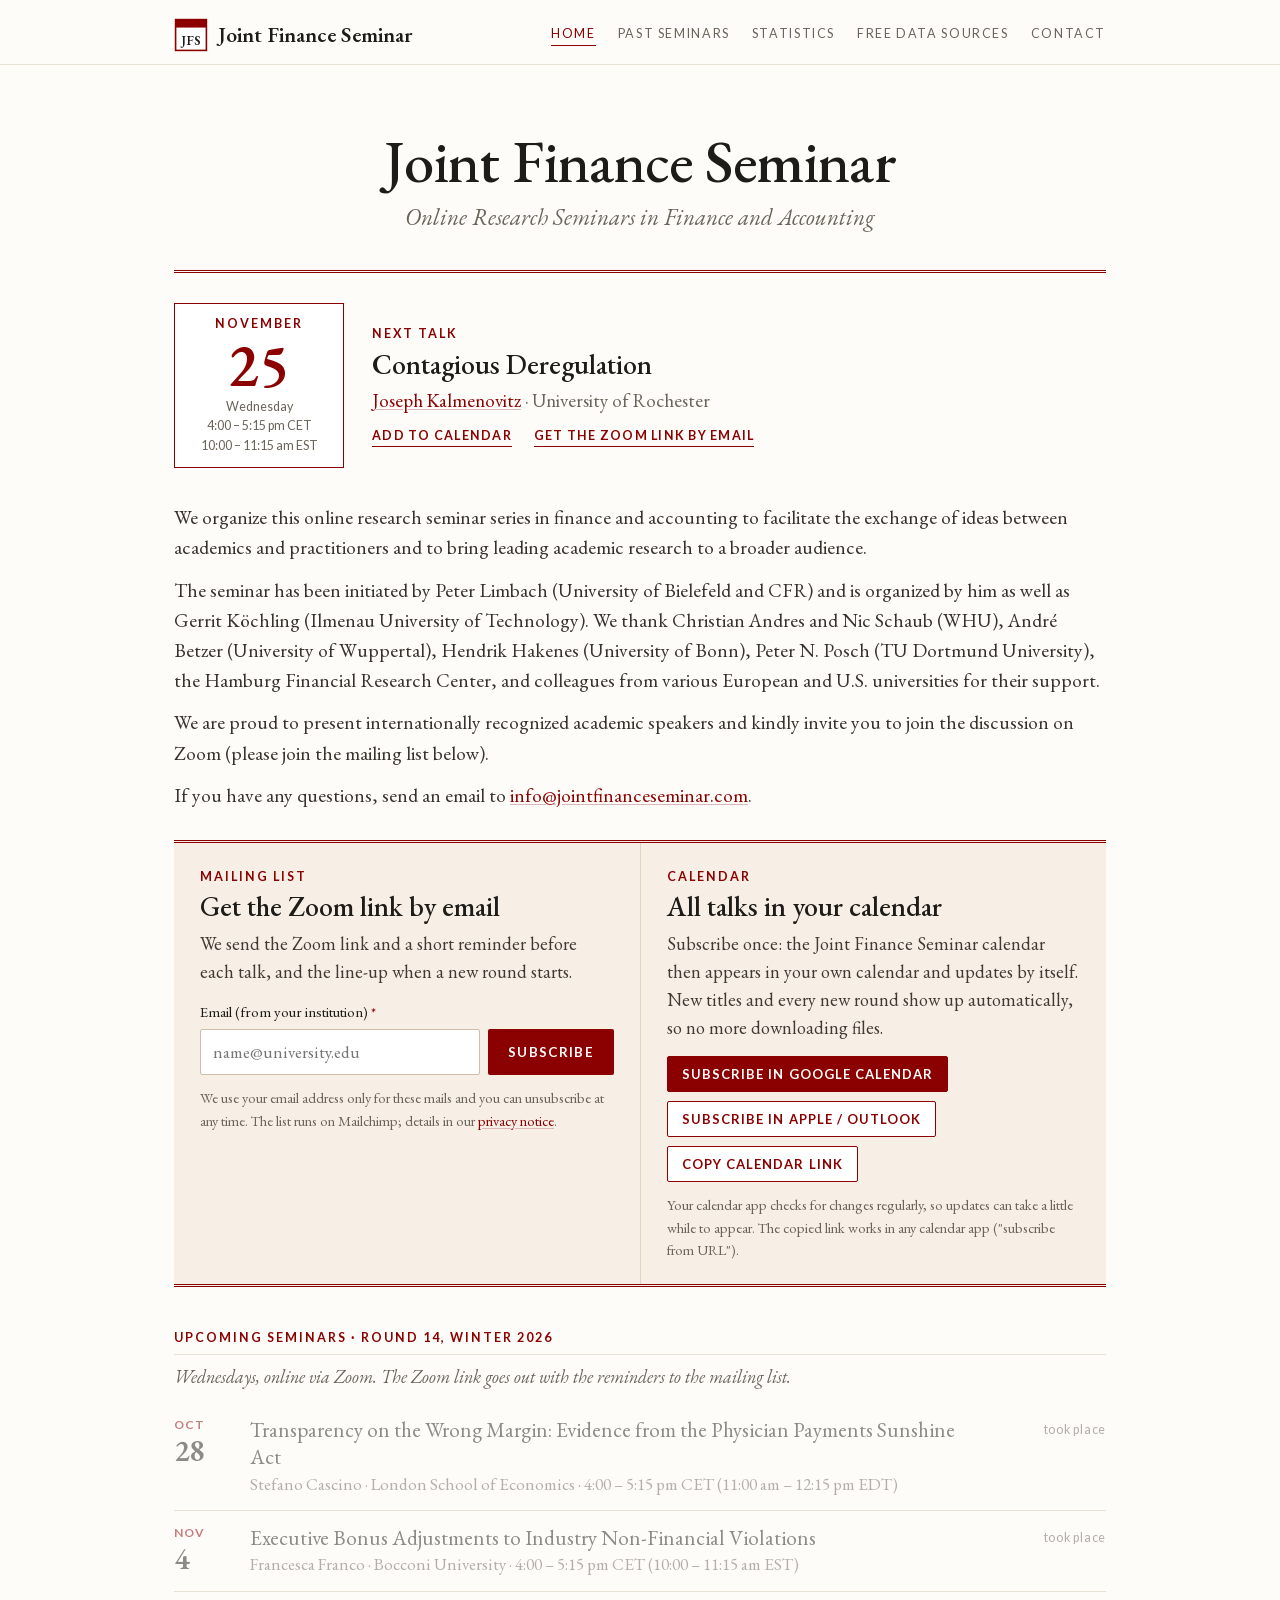
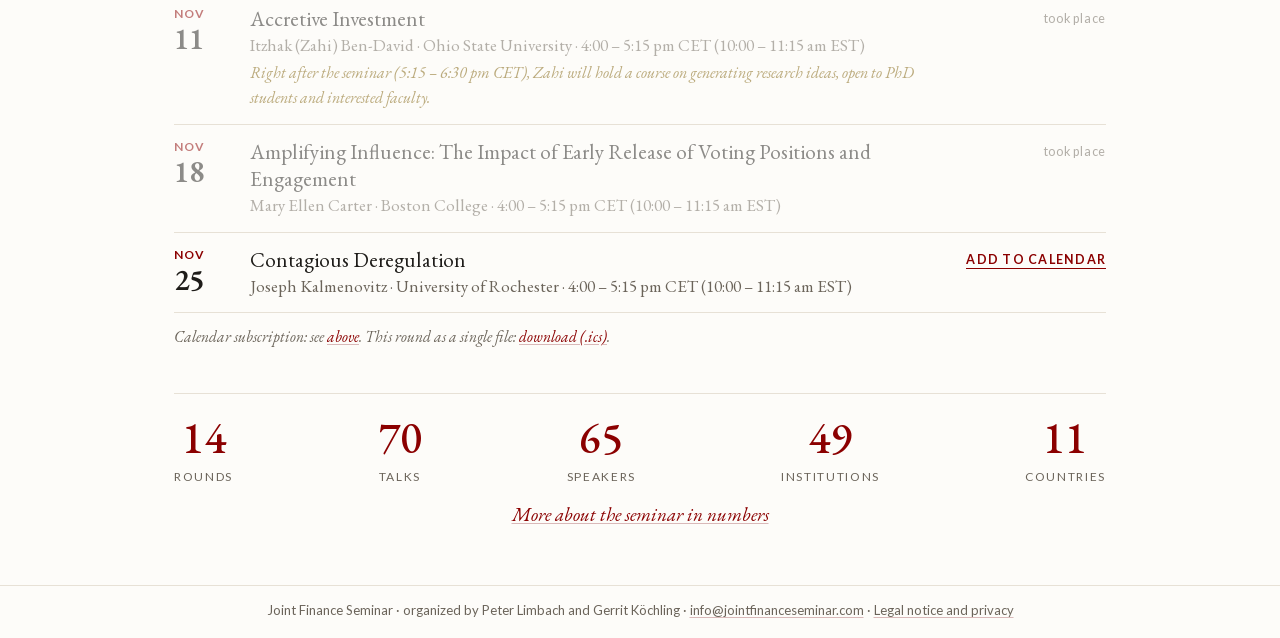
<file: home/index.html>
<!doctype html>
<html lang="en">
<head>
<meta charset="utf-8">
<meta name="robots" content="noindex">
<title>Joint Finance Seminar</title>
<meta http-equiv="refresh" content="0; url=/">
<script>location.replace("/");</script>
</head>
<body><p>Forwarding to <a href="/">/</a>.</p></body>
</html>
</file>
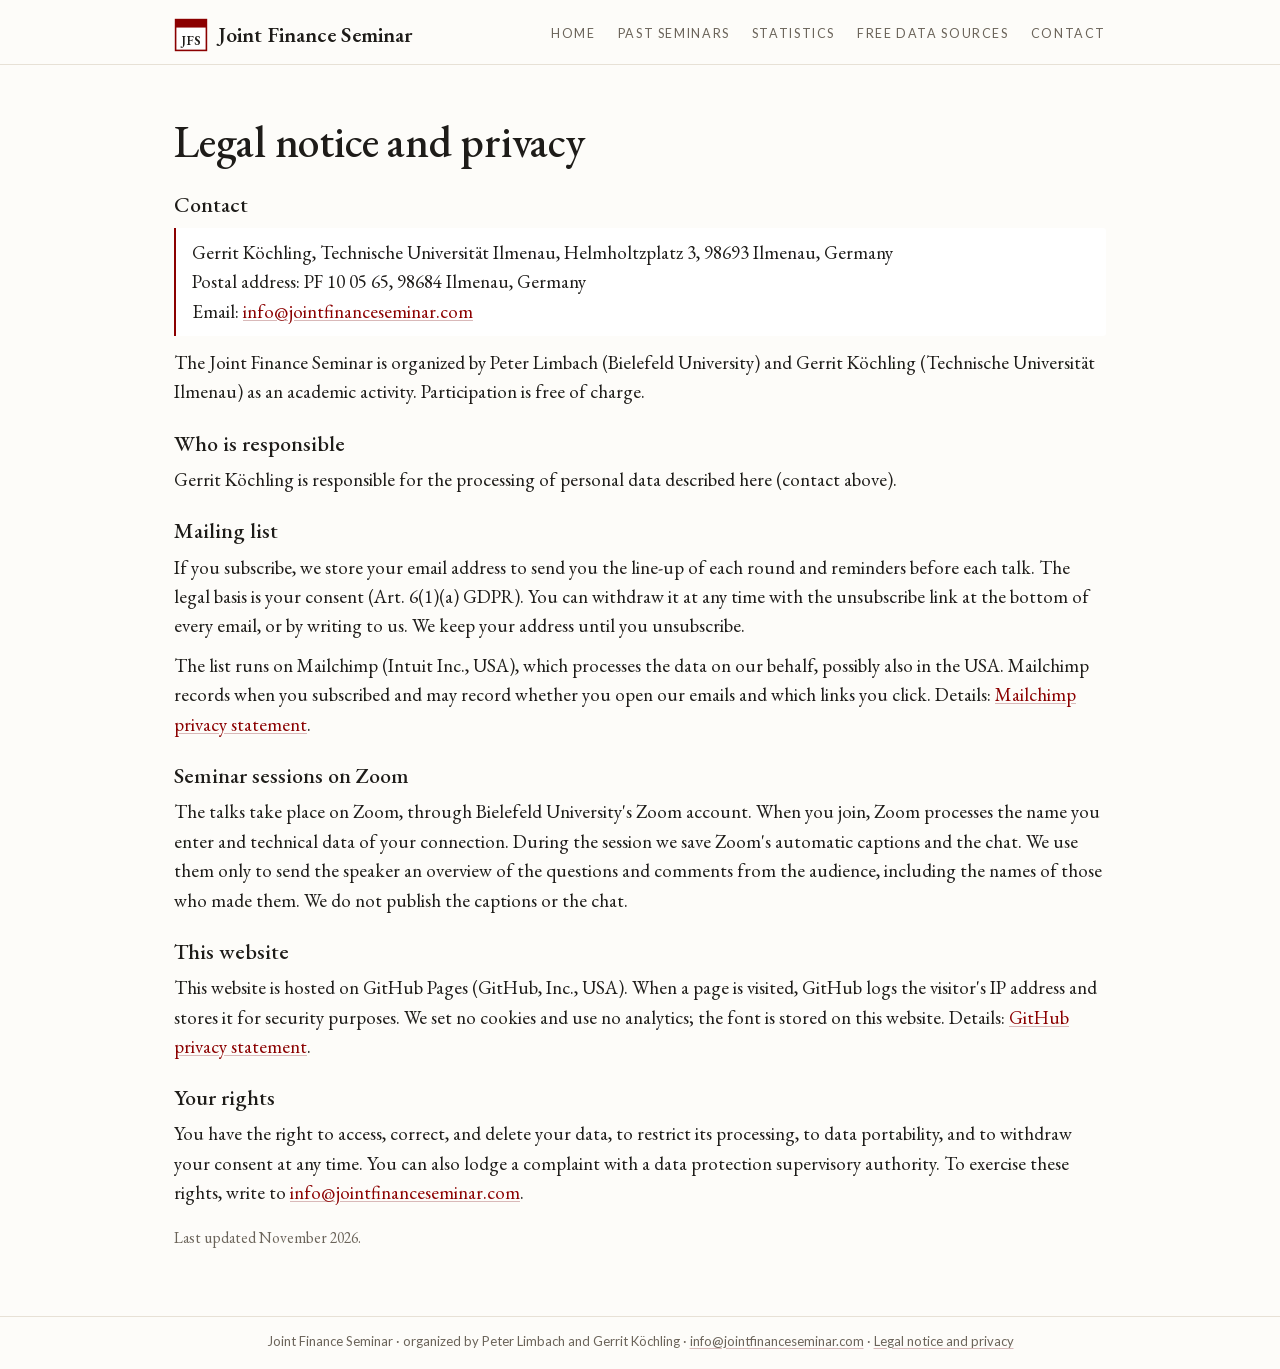
<file: impressum/index.html>
<!doctype html>
<html lang="en">
<head>
<meta charset="utf-8">
<meta name="robots" content="noindex">
<title>Joint Finance Seminar</title>
<meta http-equiv="refresh" content="0; url=/privacy/">
<script>location.replace("/privacy/");</script>
</head>
<body><p>Forwarding to <a href="/privacy/">/privacy/</a>.</p></body>
</html>
</file>
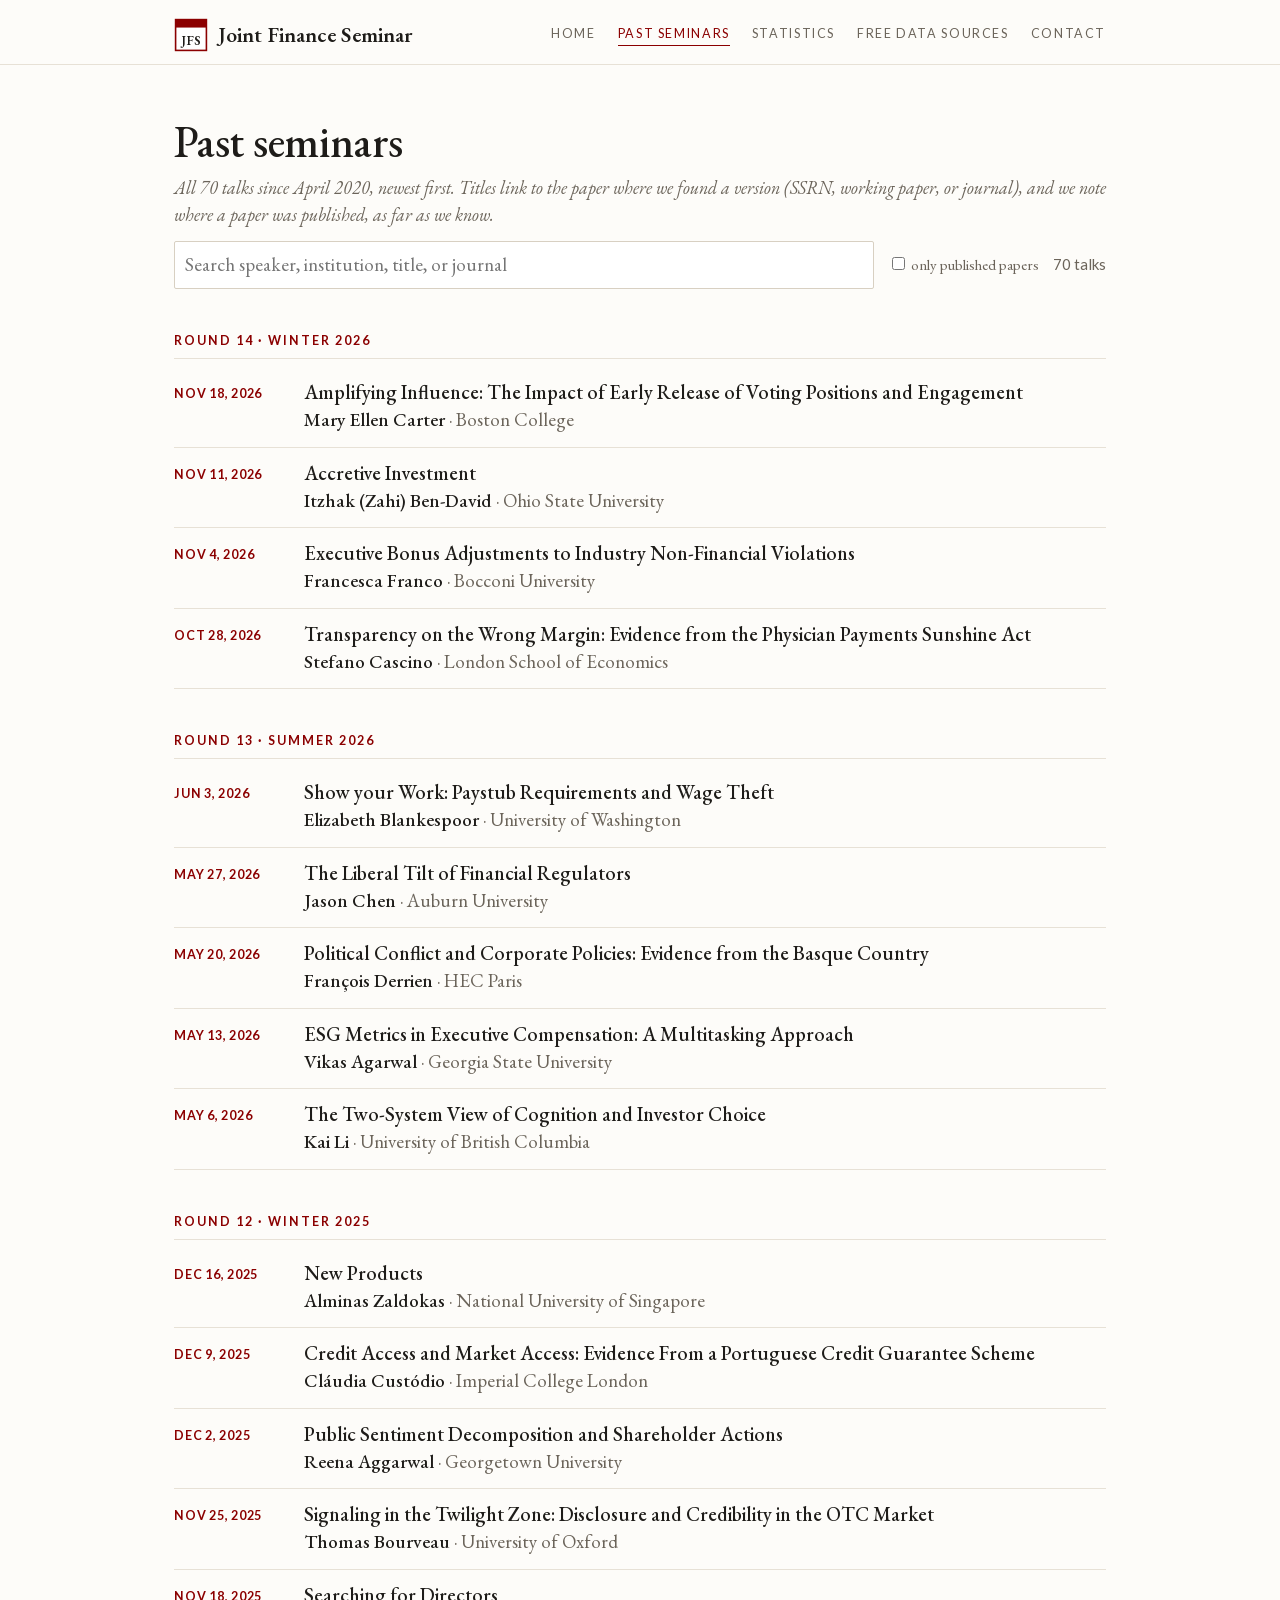
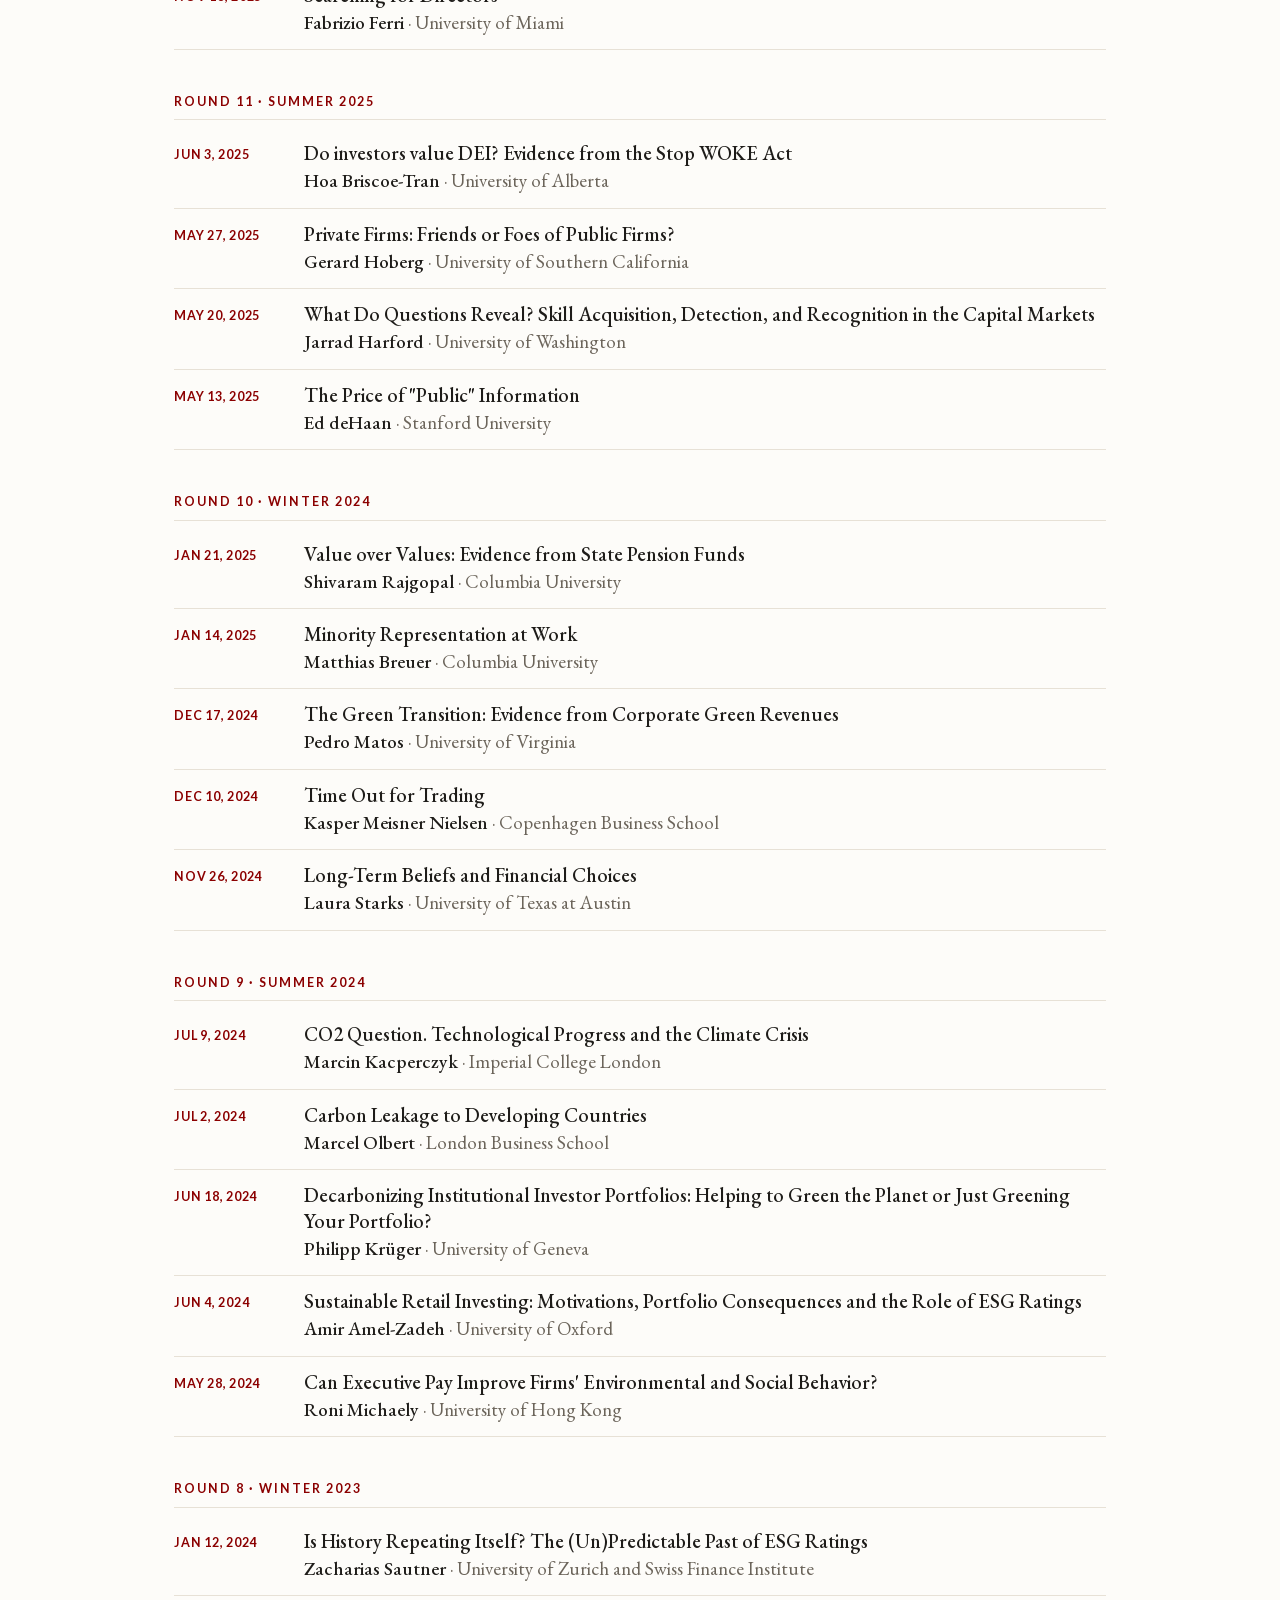
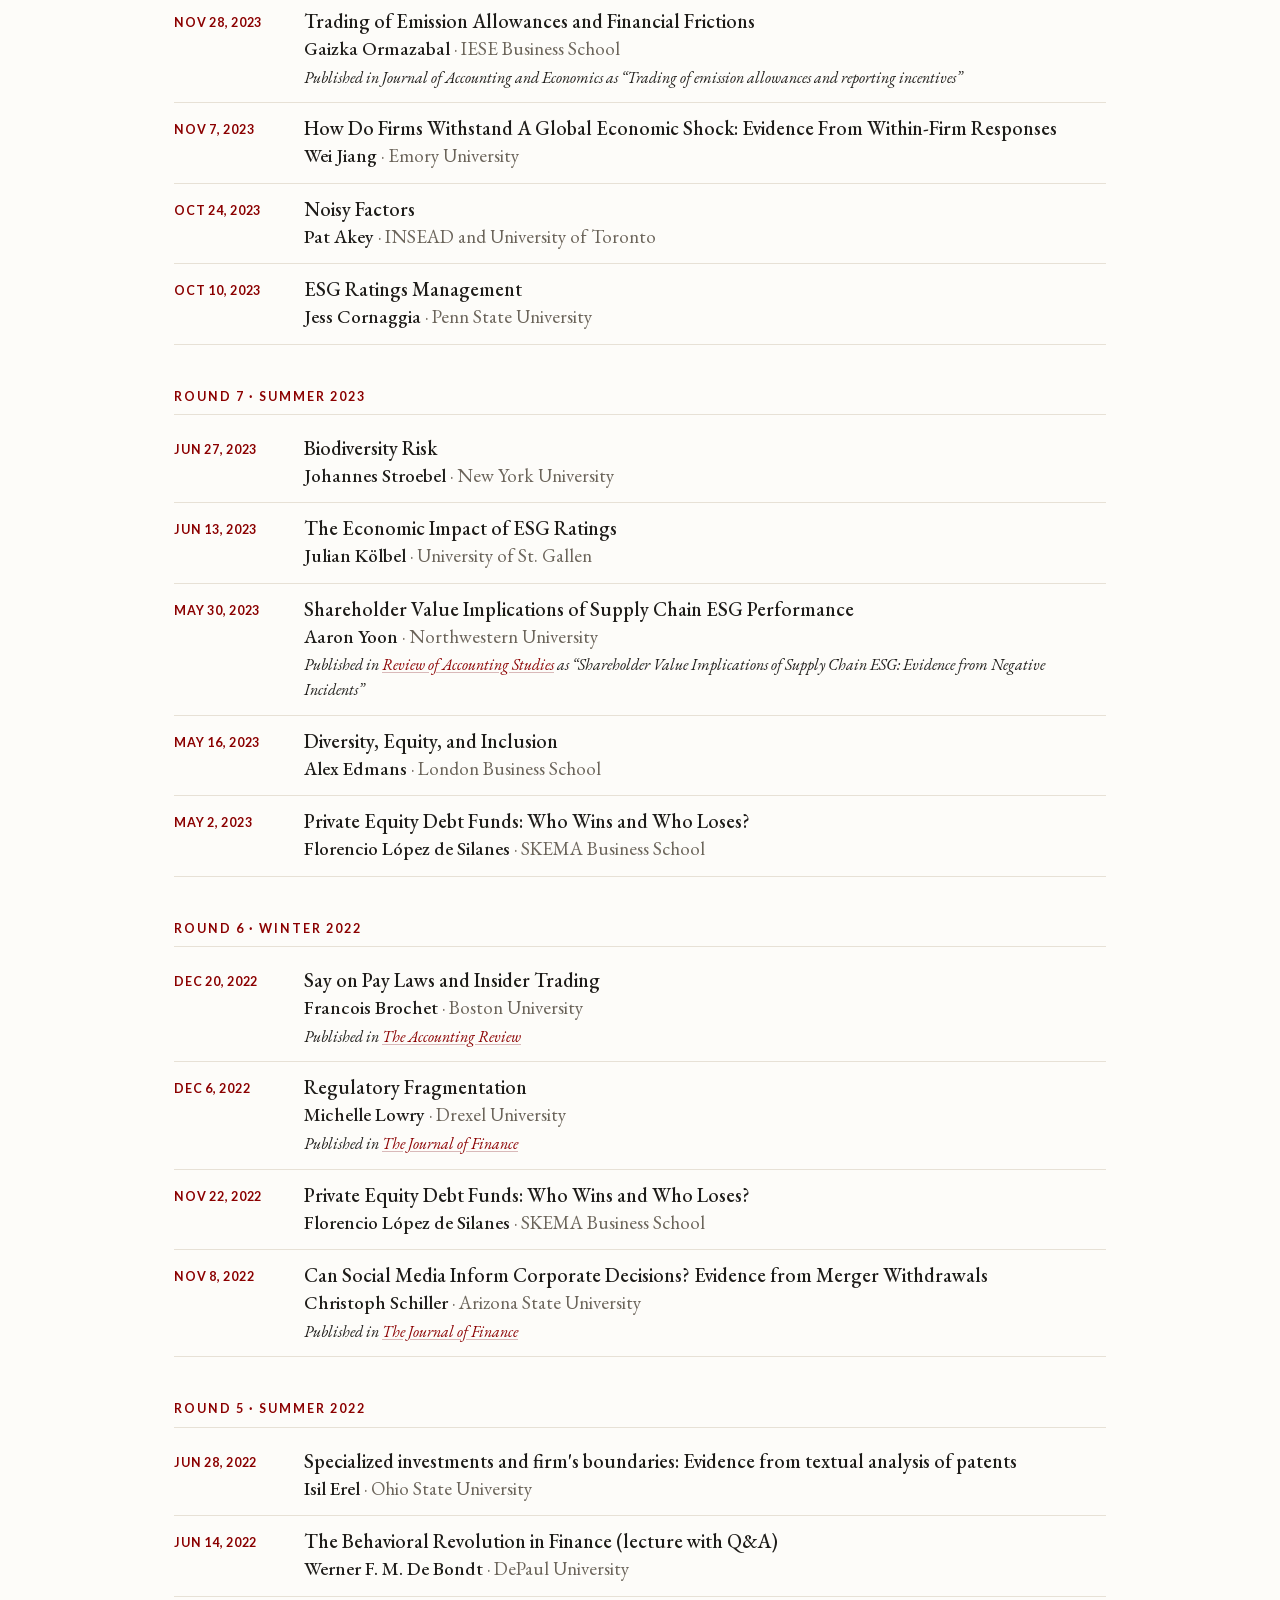
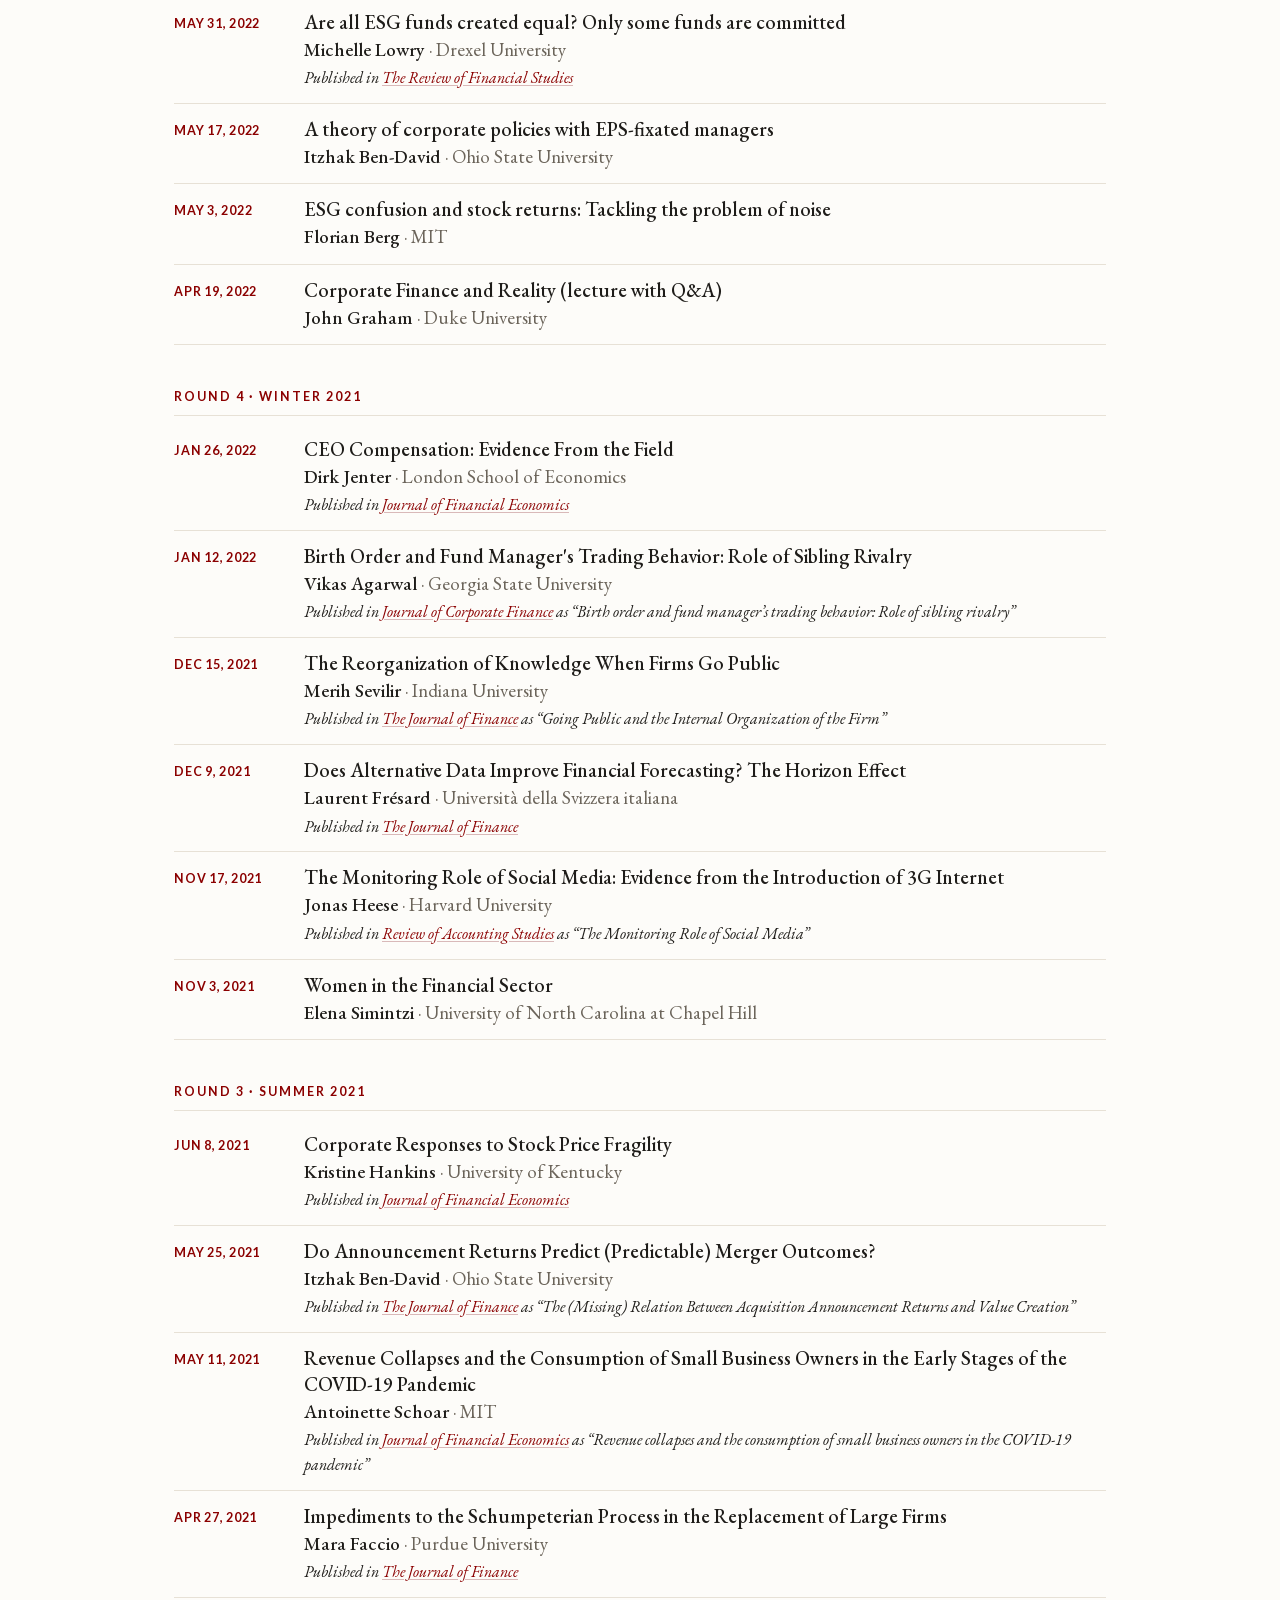
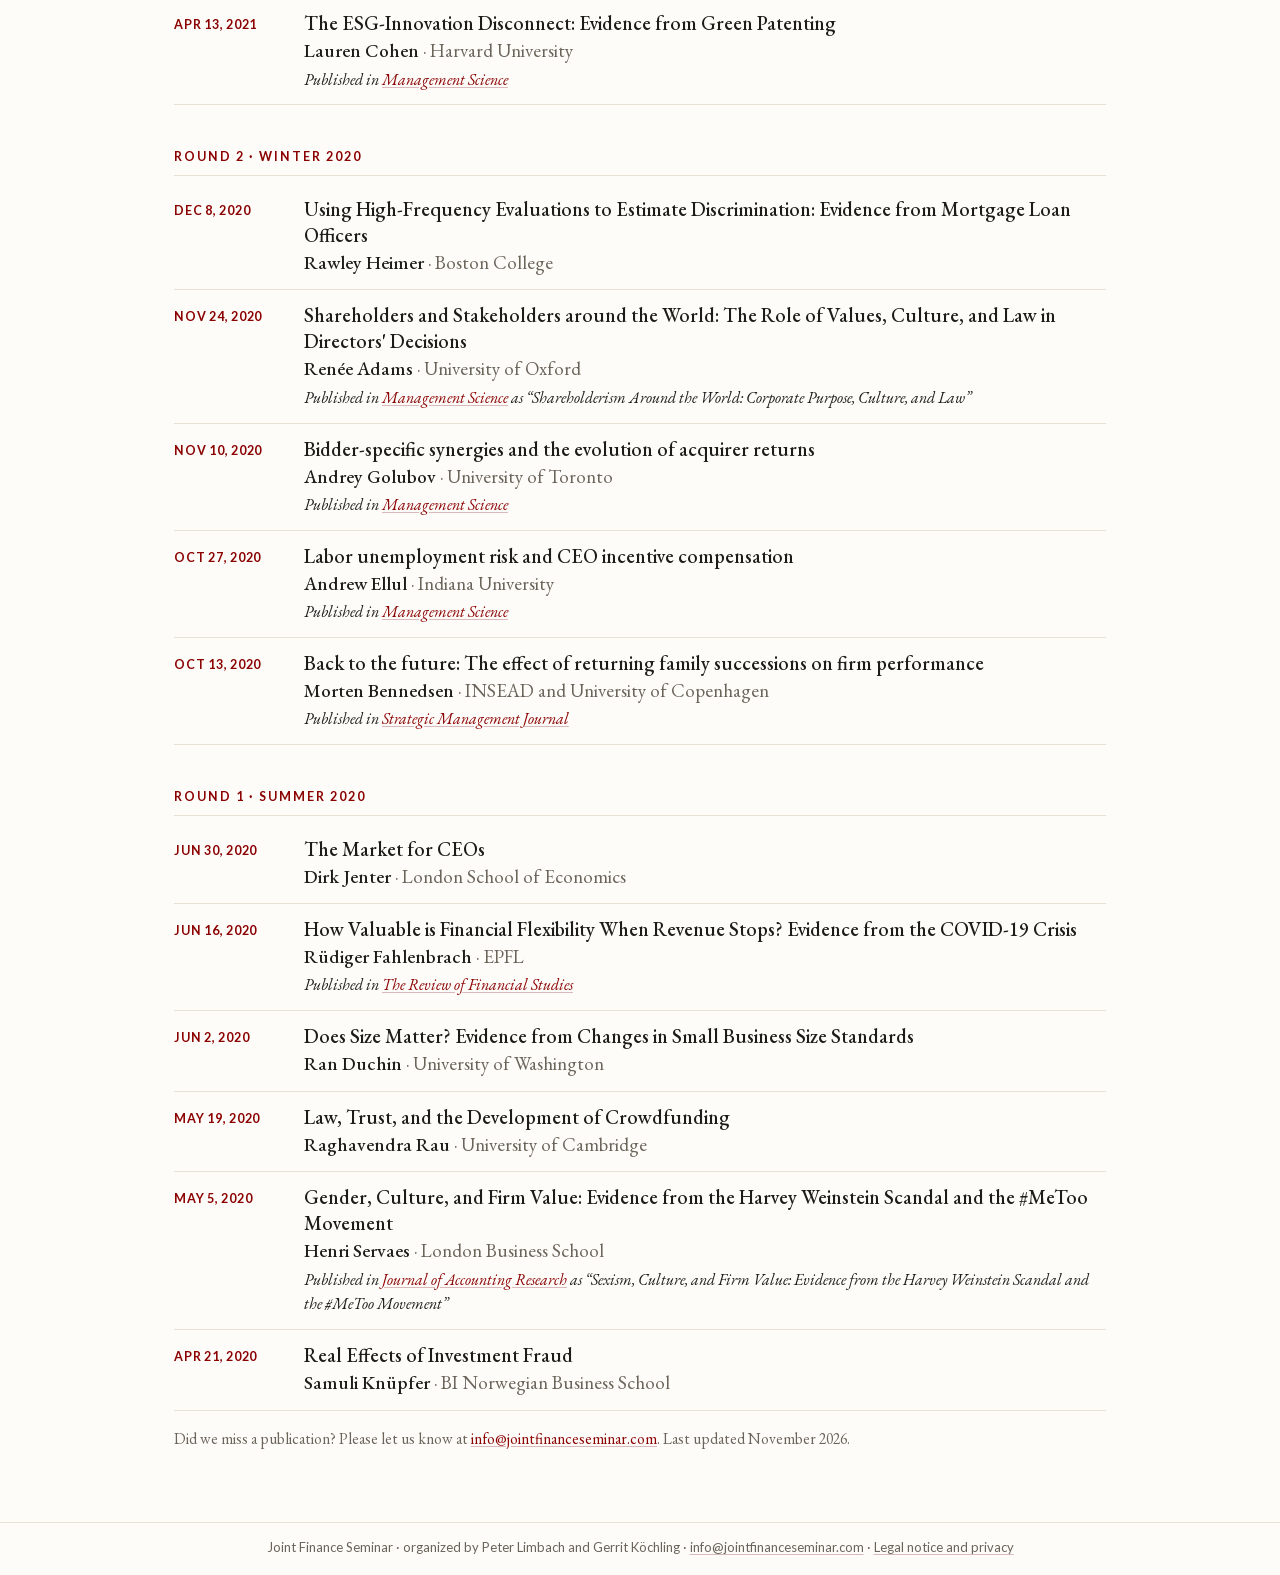
<file: past-seminar/index.html>
<!doctype html>
<html lang="en">
<head>
<meta charset="utf-8">
<meta name="robots" content="noindex">
<title>Joint Finance Seminar</title>
<meta http-equiv="refresh" content="0; url=/past-seminars/">
<script>location.replace("/past-seminars/");</script>
</head>
<body><p>Forwarding to <a href="/past-seminars/">/past-seminars/</a>.</p></body>
</html>
</file>
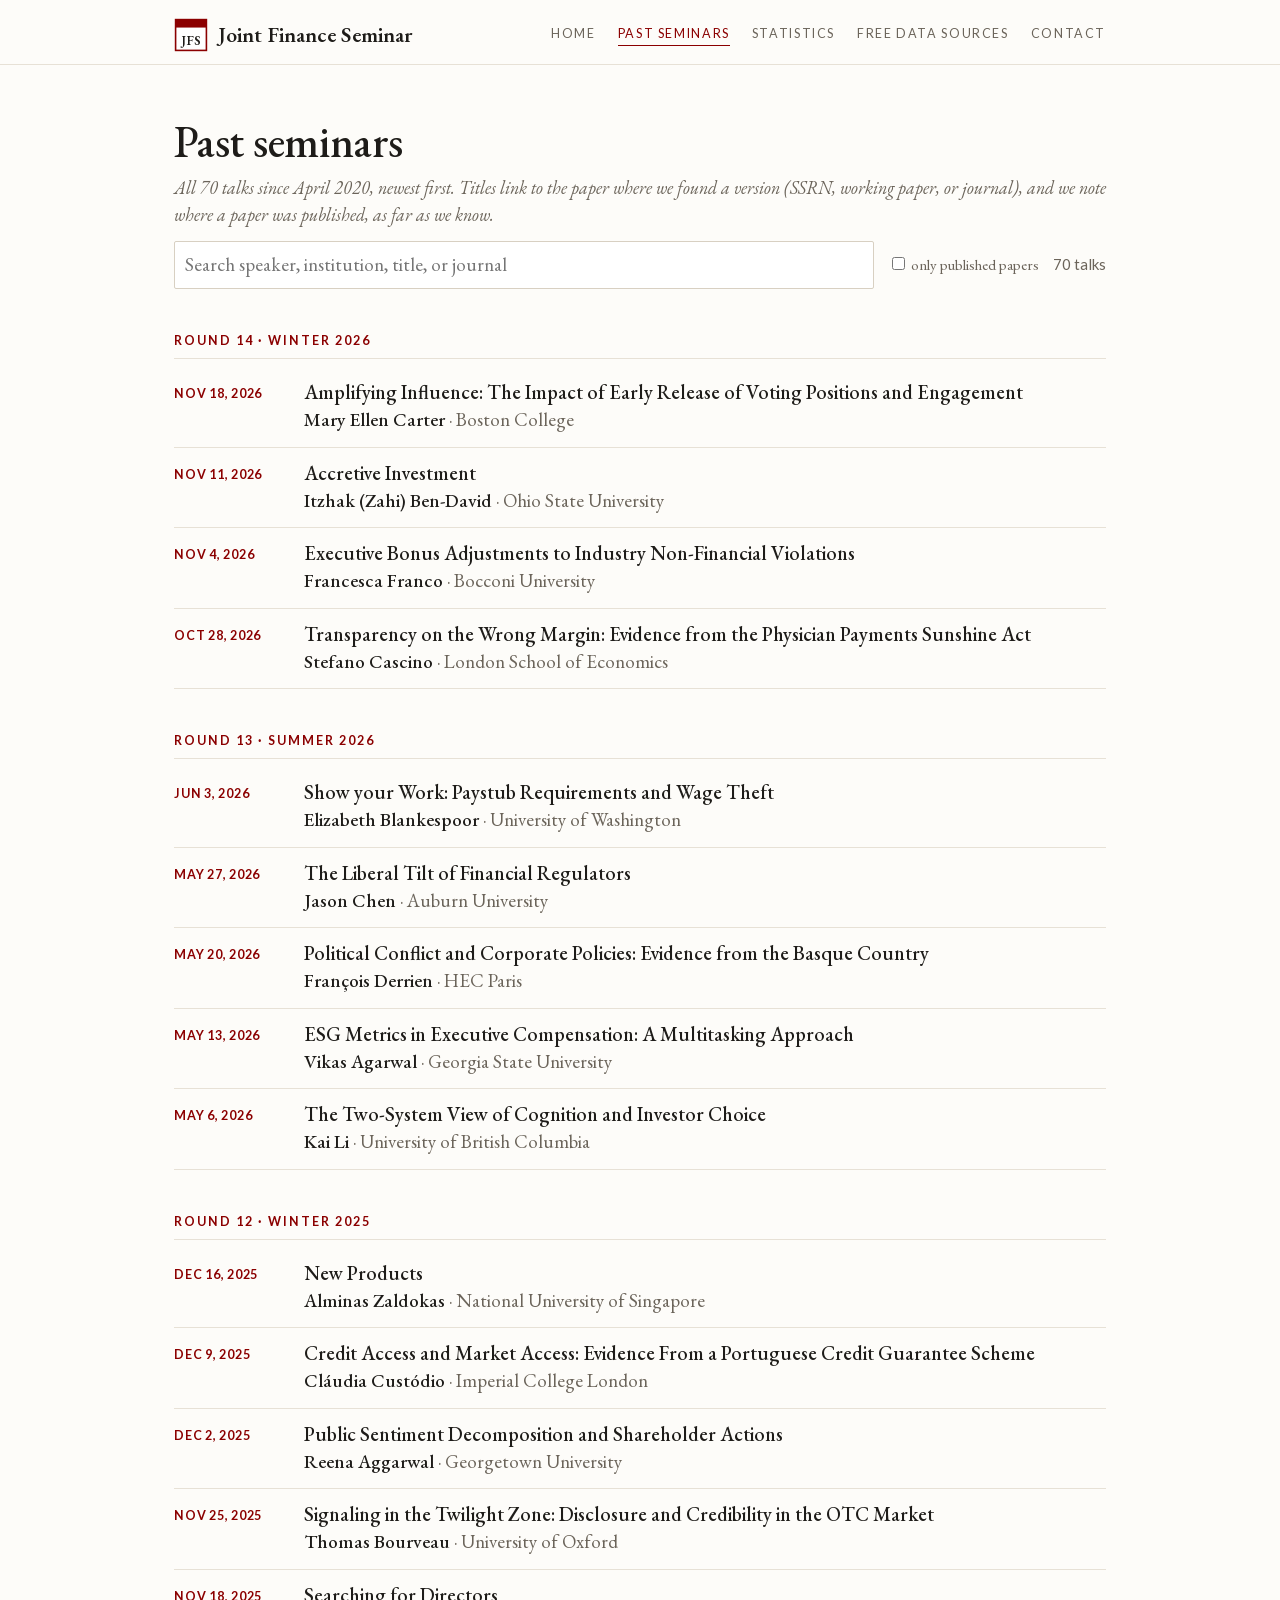
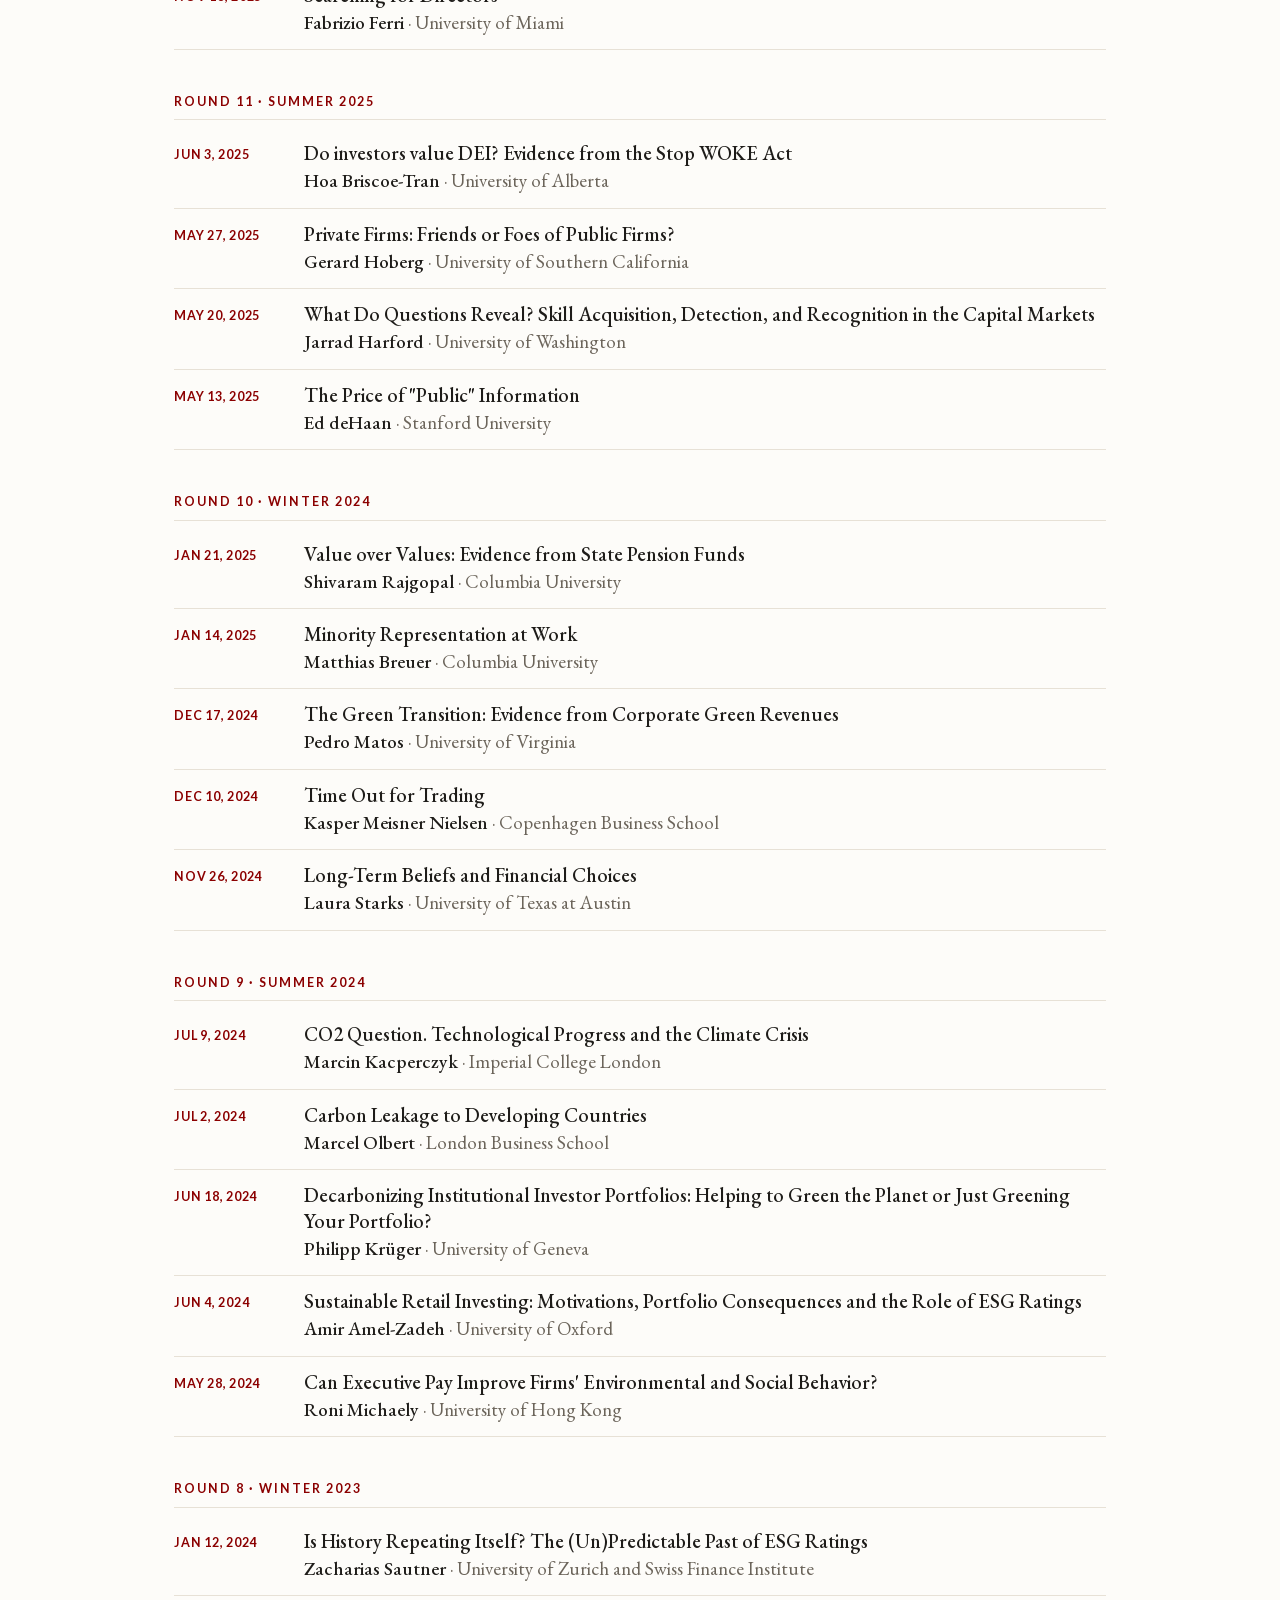
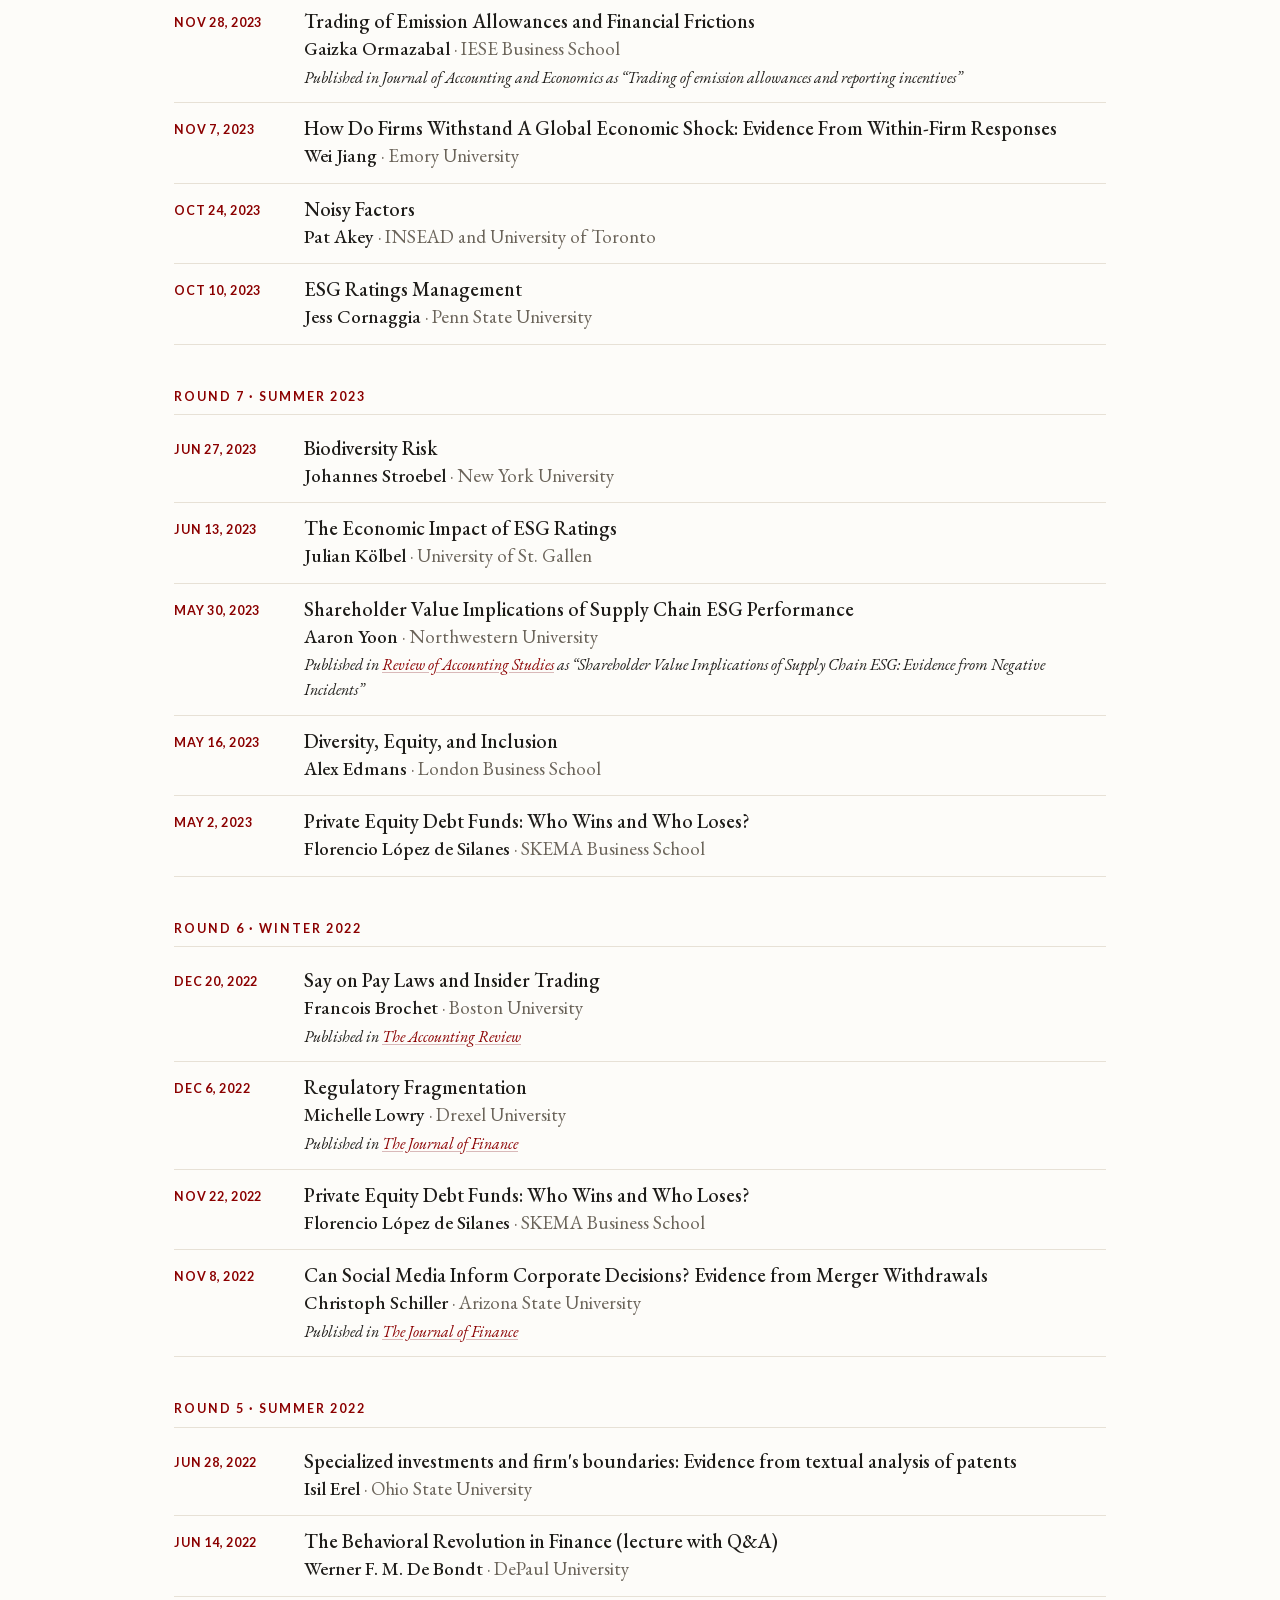
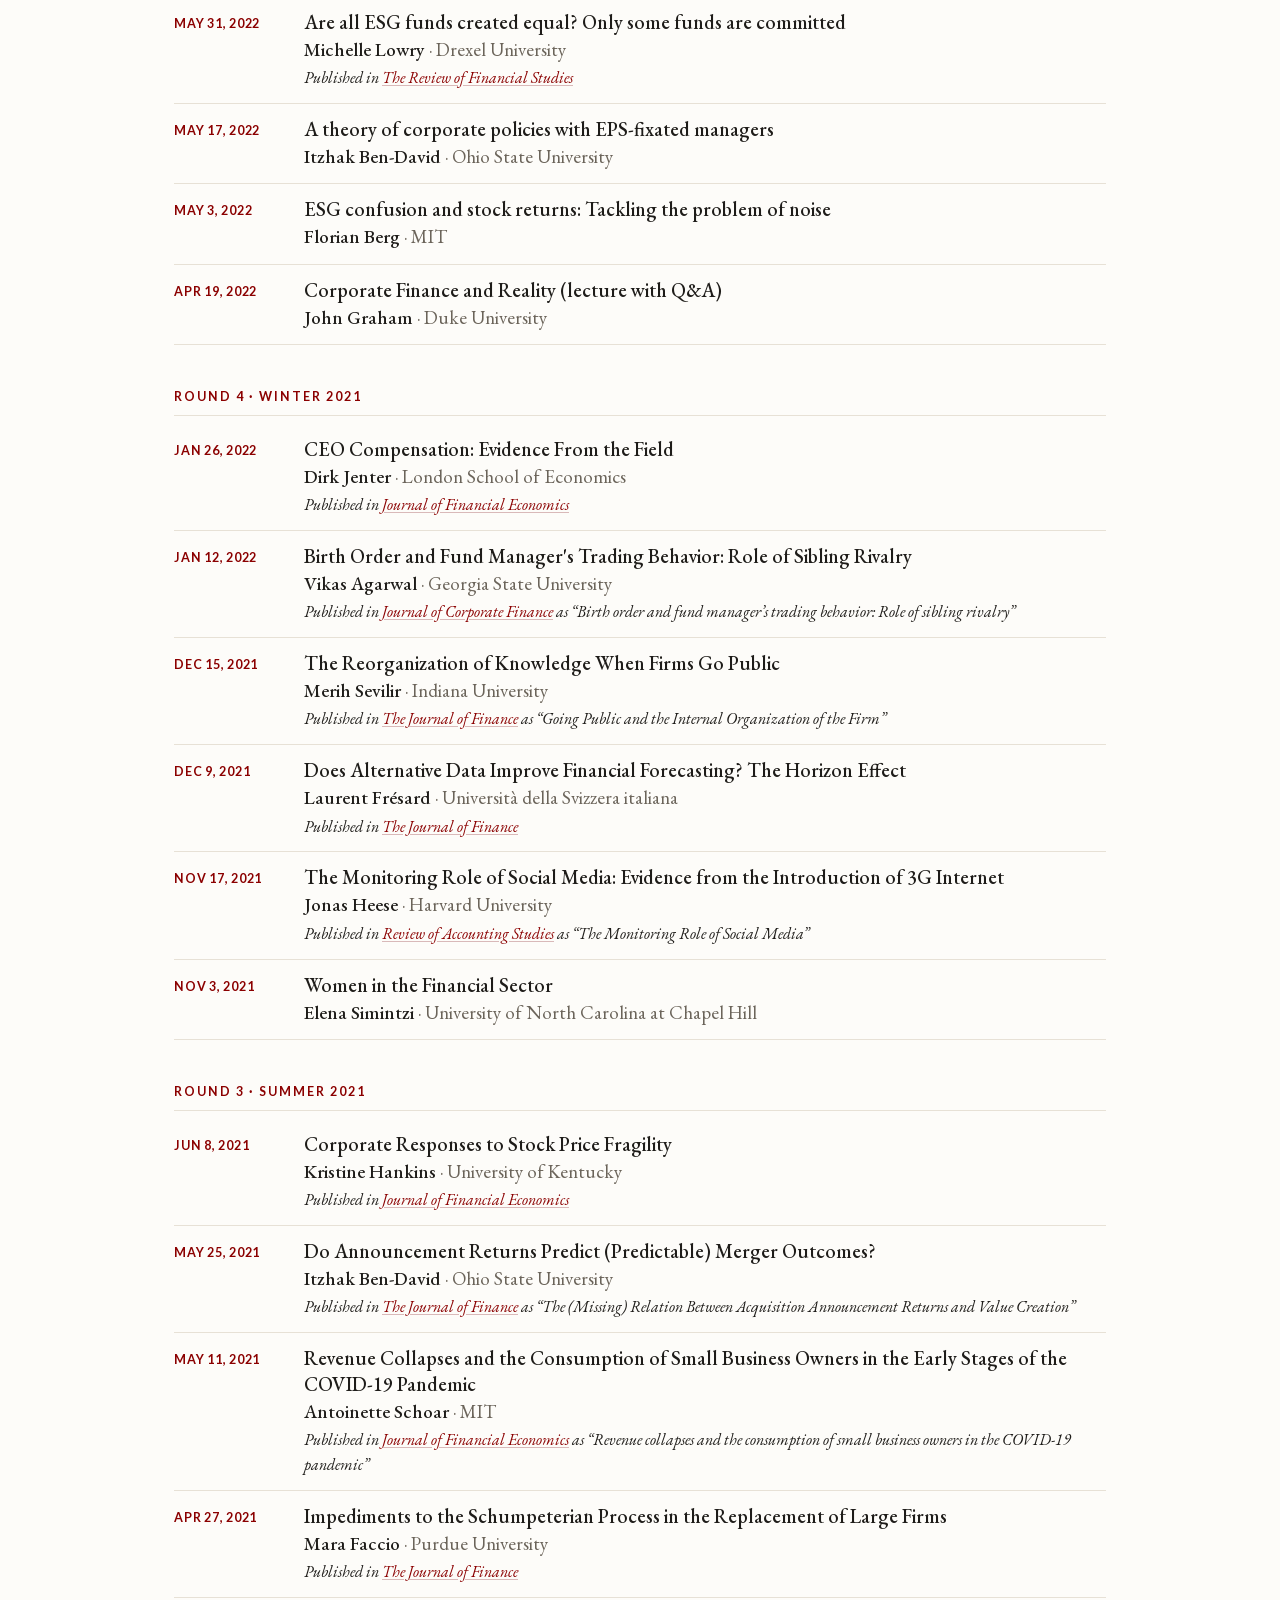
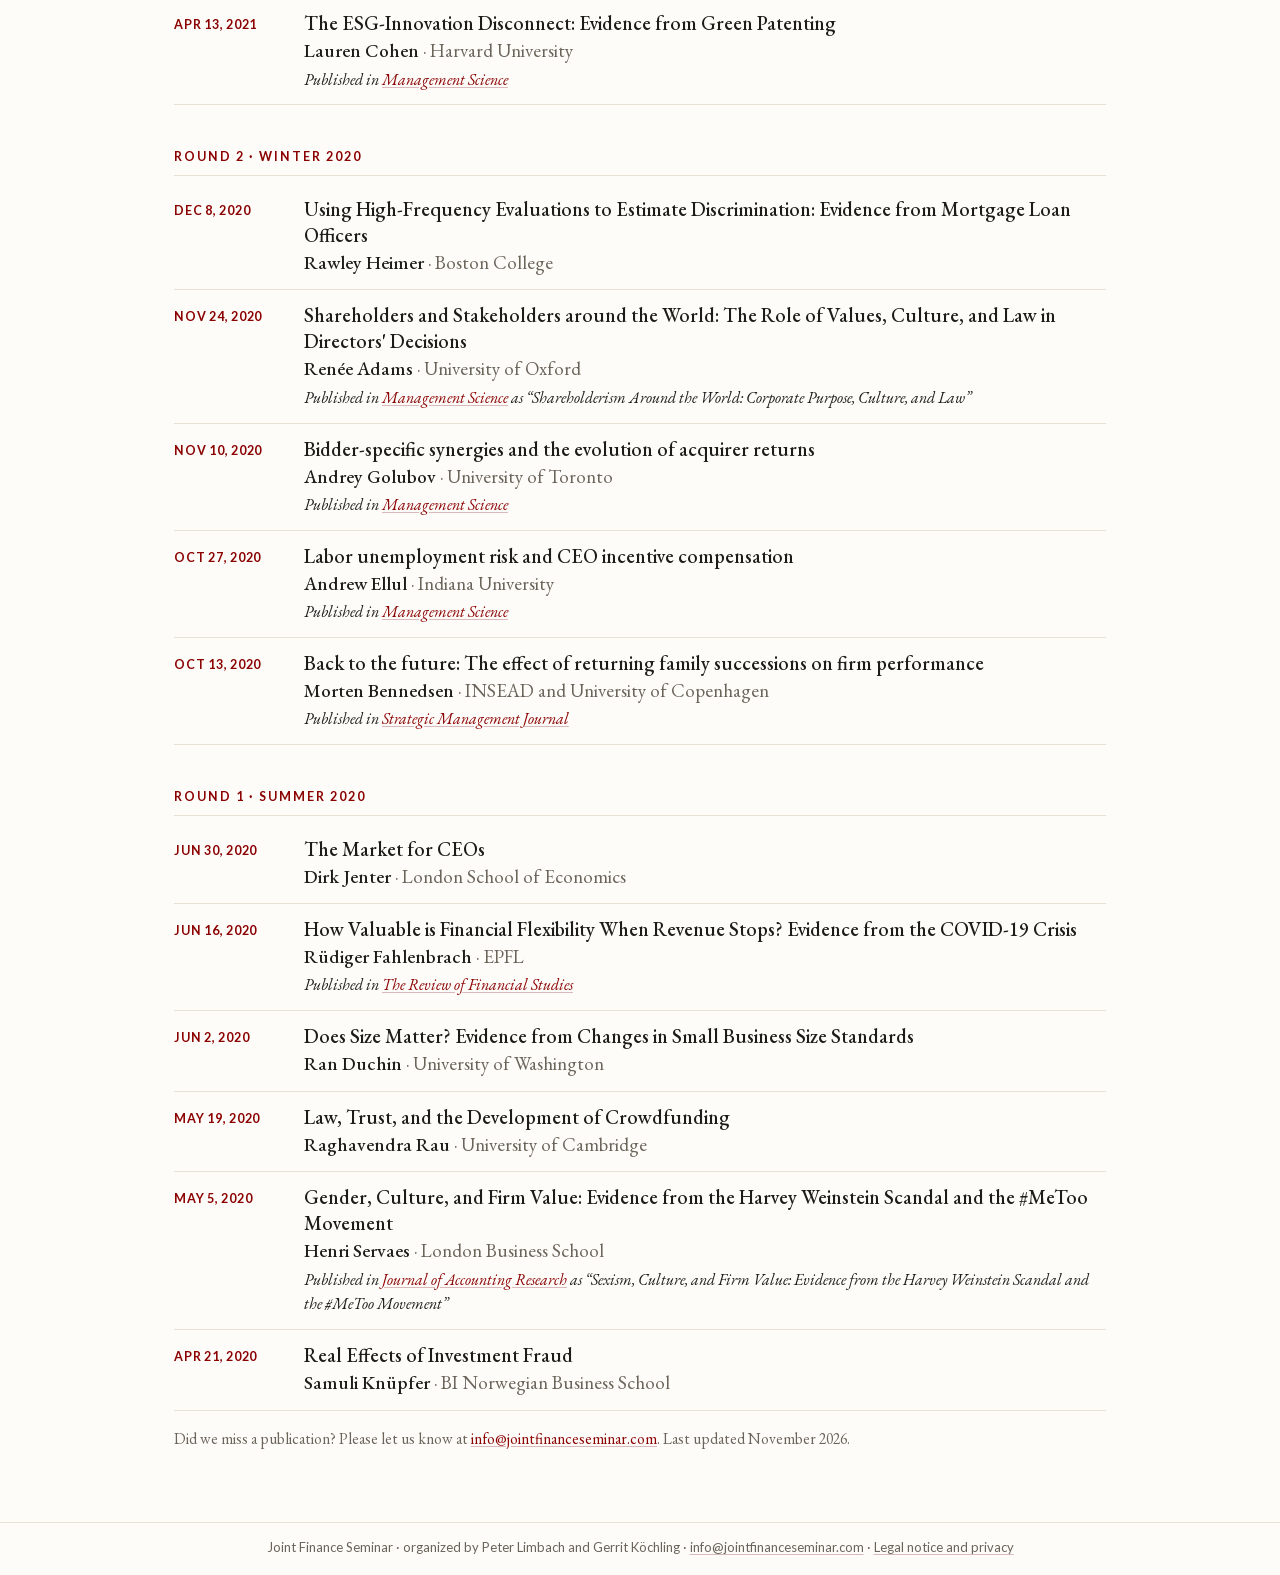
<file: past-seminars/index.html>
<!doctype html>
<html lang="en">
<head>
<meta charset="utf-8">
<meta name="viewport" content="width=device-width, initial-scale=1">
<title>Past seminars · Joint Finance Seminar</title>
<meta name="description" content="All 70 talks held at the Joint Finance Seminar since April 2020: speakers, institutions, titles, and where the papers were published.">
<link rel="canonical" href="https://www.jointfinanceseminar.com/past-seminars/">
<meta property="og:type" content="website">
<meta property="og:site_name" content="Joint Finance Seminar">
<meta property="og:title" content="Past seminars · Joint Finance Seminar">
<meta property="og:description" content="All 70 talks held at the Joint Finance Seminar since April 2020: speakers, institutions, titles, and where the papers were published.">
<meta property="og:url" content="https://www.jointfinanceseminar.com/past-seminars/">
<meta property="og:image" content="https://www.jointfinanceseminar.com/img/jfs_og.png">
<meta property="og:image:width" content="1200">
<meta property="og:image:height" content="630">
<meta name="twitter:card" content="summary_large_image">
<link rel="icon" href="/img/jfs_icon_32.png" sizes="32x32" type="image/png">
<link rel="icon" href="/img/jfs_icon_48.png" sizes="48x48" type="image/png">
<link rel="icon" href="/img/jfs_icon_192.png" sizes="192x192" type="image/png">
<link rel="apple-touch-icon" href="/img/jfs_icon_180.png">
<link rel="stylesheet" href="/fonts/fonts.css">
<style>
:root{--ink:#222;--mute:#666;--line:#e3e3e3;--soft:#f6f6f6;--red:#8B0000;--navy:#003366}
*{box-sizing:border-box}
body{margin:0;padding:4px 2px;font-family:"EB Garamond",Garamond,Georgia,serif;color:var(--ink);font-size:17px;line-height:1.45;background:#fff}
h2{font-size:22px;margin:26px 0 4px;font-weight:600}
h2:first-child{margin-top:4px}
.sub{color:var(--mute);font-size:15px;margin:0 0 12px}
a{color:var(--navy)}
.stats{display:flex;flex-wrap:wrap;gap:8px 0;border-top:1px solid var(--line);border-bottom:1px solid var(--line);padding:12px 0}
.stat{flex:1 1 110px;text-align:center;border-right:1px solid var(--line)}
.stat:last-child{border-right:0}
.stat b{display:block;font-size:30px;font-weight:600;color:var(--red);line-height:1.15;font-variant-numeric:lining-nums}
.stat span{font-size:14.5px;color:var(--mute)}
details{border-left:3px solid var(--red);background:var(--soft);margin:6px 0;padding:8px 12px;border-radius:0 3px 3px 0}
summary{cursor:pointer;font-weight:600;list-style:none;display:flex;gap:12px}
summary::-webkit-details-marker{display:none}
summary .n{color:var(--mute);font-weight:400;white-space:nowrap;margin-left:auto}
summary::after{content:"+";color:var(--mute);font-weight:400;margin-left:8px}
details[open] summary::after{content:"\2013"}
ul{margin:8px 0 2px;padding-left:18px}
li{margin:5px 0;font-size:16px}
.who{color:var(--mute)}
.inst{columns:2 240px;column-gap:28px;font-size:16px}
.inst div{break-inside:avoid;margin:0 0 10px}
.inst .c{font-weight:600;font-size:13.5px;text-transform:uppercase;letter-spacing:.05em;color:var(--mute)}
.note{color:var(--mute);font-size:14.5px;margin-top:16px}
.bar{display:flex;flex-wrap:wrap;gap:8px 14px;align-items:center;margin:4px 0 14px}
input[type=search]{flex:1 1 260px;font:inherit;padding:8px 10px;border:1px solid #d9d9d9;border-radius:4px;background:#fff}
input[type=search]:focus{outline:2px solid #c9d6e3;border-color:var(--navy)}
input[type=checkbox]{accent-color:var(--red)}
label{font-size:15px;color:var(--mute);white-space:nowrap}
.round{margin:20px 0 4px;font-weight:600;font-size:18px;border-left:4px solid var(--red);background:var(--soft);padding:5px 12px;border-radius:0 3px 3px 0}
.talk{display:grid;grid-template-columns:104px 1fr;gap:2px 12px;padding:8px 0 8px 16px;border-bottom:1px solid var(--line)}
.talk .d{color:var(--red);font-weight:600;font-size:15px;padding-top:2px;font-variant-numeric:lining-nums}
.talk .t{font-weight:600}
.talk .s{color:var(--mute)}
.talk .s b{color:var(--navy);font-weight:600}
.talk .p{font-size:15px;margin-top:2px}
.talk .p a{text-decoration:none;border-bottom:1px solid #c9d6e3}
.count{font-size:15px;color:var(--mute)}
@media (max-width:520px){.talk{grid-template-columns:1fr}.stat{flex-basis:33%}}

body{padding:0}
.top{border-bottom:1px solid var(--line);background:#fff}
.top .in,.wrap,.foot .in{max-width:1180px;margin:0 auto;padding:0 16px}
.top .in{display:flex;flex-wrap:wrap;align-items:baseline;gap:4px 22px;padding-top:14px;padding-bottom:10px}
.brand{font-size:23px;font-weight:600;color:var(--ink);text-decoration:none;margin-right:auto;display:inline-flex;align-items:center;gap:10px}
.brand img{height:22px;width:auto;position:relative;top:1px}
.brand .bt span{color:var(--red)}
.top nav{display:flex;flex-wrap:wrap;gap:2px 18px;font-size:17px}
.top nav a{color:var(--ink);text-decoration:none;border-bottom:2px solid transparent;padding-bottom:1px}
.top nav a:hover{border-bottom-color:#c9d6e3}
.top nav a[aria-current]{border-bottom-color:var(--red);color:var(--red)}
.wrap{padding-top:18px;padding-bottom:28px}
h1.pt{font-size:30px;font-weight:600;margin:6px 0 6px;line-height:1.15}
.foot{border-top:1px solid var(--line);background:var(--soft);color:var(--mute);font-size:14.5px}
.foot .in{padding-top:14px;padding-bottom:18px}
.foot a{color:var(--navy)}
.talk.hide,.round.hide{display:none}
/* small refinements for the stand-alone site (the Google Sites embeds keep their sizes) */
html{scroll-behavior:smooth;scroll-padding-top:12px}
body{display:flex;flex-direction:column;min-height:100vh;font-size:18px;line-height:1.5;-webkit-font-smoothing:antialiased;text-rendering:optimizeLegibility}
main.wrap{flex:1 0 auto;width:100%}
.top{border-top:3px solid var(--red)}
.brand{letter-spacing:.005em}
a{text-underline-offset:2px}
a:hover{color:var(--red)}
::selection{background:#f1dede}
.sub{font-size:16px}
li{font-size:17px}
.note{font-size:15.5px}
.talk{padding-top:10px;padding-bottom:10px}
.talk .p,.ds .pv{font-size:16px}
.ds .w{font-size:17px}
.round{margin-top:26px}
h1.pt{margin-bottom:10px}
details summary:hover{color:var(--red)}
.card .ttl a:hover,.talk .p a:hover,.ds .nm a:hover{border-bottom-color:var(--red)}
.foot{margin-top:28px}
@media (max-width:600px){
  body{font-size:17px}
  .top .in{gap:6px 18px}
  .top .in{flex-direction:column;align-items:flex-start;padding-bottom:0}
  .top nav{flex-wrap:nowrap;overflow-x:auto;white-space:nowrap;width:100%;gap:0 16px;font-size:16px;padding-bottom:8px;scrollbar-width:none}
  .top nav::-webkit-scrollbar{display:none}
  .next{padding:14px 16px}
  .next .ttl{font-size:19px}
  h1.pt{font-size:26px}
  .ghero{padding-top:12px}
  .ghero h1{font-size:34px}
  .gtag{font-size:20px;margin-top:16px}
  .gintro{font-size:17px}
}

/* "Journal" design (Gerrit, 2026-11-13): cream paper, Garamond, small-caps labels in Lato, dark red accents */
:root{--ink:#1e1c19;--mute:#6b645a;--line:#e7e1d6;--soft:#f6f1e7;--red:#8B0000;--navy:#8B0000;--paper:#fdfcf9}
body{background:var(--paper);color:var(--ink);font-size:19px;line-height:1.55}
a{color:var(--red);text-decoration-color:#d9b9b9}
a:hover{color:#5c0000}
.lab,.top nav,.lbl,.round,.k,.sheet .m,.sheet .h,.strip span,.rt .dt,.rt .ac,.tag,.count,.foot{font-family:Lato,"Helvetica Neue",Arial,sans-serif}
/* header */
.top{background:var(--paper);border-top:0;border-bottom:1px solid var(--line)}
.top .in,.wrap,.foot .in{max-width:980px;padding-left:24px;padding-right:24px}
.top .in{padding-top:18px;padding-bottom:12px;align-items:center}
.brand{font-size:21px;font-weight:600}
.brand .bt span{color:var(--ink)}
.brand .mark{flex:0 0 auto;display:block}
.top nav{font-size:12.5px;letter-spacing:.13em;text-transform:uppercase;gap:2px 22px}
.top nav a{color:var(--mute);border-bottom:1px solid transparent;padding-bottom:2px}
.top nav a:hover{color:var(--red);border-bottom-color:var(--red)}
.top nav a[aria-current]{color:var(--red);border-bottom-color:var(--red)}
/* page titles and labels */
h1.pt{font-size:44px;font-weight:500;letter-spacing:-.005em;margin:34px 0 6px}
.sub{font-style:italic;color:var(--mute);font-size:18px}
.lbl,.round{font-size:12.5px;font-weight:700;letter-spacing:.16em;text-transform:uppercase;color:var(--red);background:none;border:0;border-bottom:1px solid var(--line);border-radius:0;padding:0 0 8px;margin:42px 0 8px}
h2.lbl{line-height:1.4}
.rule{height:3px;border-top:1px solid var(--red);border-bottom:1px solid var(--red);margin:0 0 30px}
/* front page */
.ghero{padding:44px 0 4px}
.ghero h1{font-size:60px;font-weight:500;color:var(--ink);letter-spacing:-.01em}
.gtag{font-size:23px;font-weight:400;font-style:italic;color:var(--mute);margin:4px 0 30px}
.gintro{font-size:19.5px;color:#36322c;margin:4px 0 30px}
.next{max-width:none;margin:0 0 34px;border:0;border-radius:0;box-shadow:none;background:none;padding:0;display:grid;grid-template-columns:170px 1fr;gap:28px;align-items:center}
.sheet{border:1px solid var(--red);text-align:center;padding:10px 6px 12px;color:var(--red);background:#fff}
.sheet .m{font-size:12.5px;font-weight:700;letter-spacing:.16em;text-transform:uppercase}
.sheet .d{font-size:60px;line-height:1;font-weight:600;font-variant-numeric:lining-nums;margin:2px 0}
.sheet .h{font-size:12.5px;color:var(--mute)}
.next .k{font-size:12.5px;font-weight:700;letter-spacing:.16em;text-transform:uppercase;color:var(--red)}
.next .ttl{font-size:28px;font-weight:500;line-height:1.25;margin:4px 0}
.next .ttl a{color:var(--ink);border:0;text-decoration:none}
.next .spk{color:var(--mute)}
.next .act{display:flex;flex-wrap:wrap;gap:6px 22px;margin-top:10px}
.next .act a,.rt .ac a,.subs-b .btn{font-family:Lato,Arial,sans-serif;font-size:12.5px;font-weight:700;letter-spacing:.1em;text-transform:uppercase;color:var(--red);text-decoration:none;border:0;border-bottom:1px solid var(--red);border-radius:0;padding:0 0 1px;background:none}
.subs-b .btn:hover{background:none;color:#5c0000}
/* mailing list */
#mc_embed_signup{max-width:none;background:#fff;border:1px solid var(--line);border-left:0;border-top:3px double var(--red);border-radius:0;padding:18px 22px;margin:0 0 6px}
#mc_embed_signup h2{font-weight:500;font-size:25px}
#mc_embed_signup .button{border-radius:2px;font-family:Lato,Arial,sans-serif;font-size:13px;letter-spacing:.1em;text-transform:uppercase}
input[type=search],#mc_embed_signup input[type="email"]{border:1px solid #d8d0c2;border-radius:2px;background:#fff}
/* stay-informed panel: mailing list + calendar (more prominent, Gerrit 2026-11-13) */
.stay{display:grid;grid-template-columns:1fr 1fr;gap:0;background:#f7efe6;border-top:3px double var(--red);border-bottom:3px double var(--red);margin:10px 0 8px;scroll-margin-top:20px}
.stay .col{padding:24px 26px 22px}
.stay .col+.col{border-left:1px solid #e3d3c3}
.stay .k{font-family:Lato,Arial,sans-serif;font-size:12.5px;font-weight:700;letter-spacing:.16em;text-transform:uppercase;color:var(--red)}
.stay h2{font-size:28px;font-weight:500;margin:4px 0 6px;line-height:1.2}
.stay p{margin:0 0 14px;color:#3f3a33;font-size:18px}
.stay .small{font-size:14.5px;color:var(--mute);margin:12px 0 0}
.stay label{display:block;font-size:15px;margin:0 0 6px;color:var(--ink)}
.stay .asterisk{color:var(--red)}
.stay .row{display:flex;flex-wrap:wrap;gap:8px}
.stay input[type="email"]{flex:1 1 220px;font:inherit;font-size:17px;padding:9px 12px;border:1px solid #cdbfac;border-radius:2px;background:#fff}
.stay input[type="email"]:focus{outline:2px solid #e8c9c9;border-color:var(--red)}
.stay .button{flex:0 0 auto;font-family:Lato,Arial,sans-serif;font-size:13.5px;font-weight:700;letter-spacing:.1em;text-transform:uppercase;padding:10px 20px;border:0;border-radius:2px;background:var(--red);color:#fff;cursor:pointer}
.stay .button:hover{background:#6f0000}
.stay .cb{display:flex;flex-direction:column;align-items:flex-start;gap:9px}
.stay .btn{font-family:Lato,Arial,sans-serif;font-size:13px;font-weight:700;letter-spacing:.08em;text-transform:uppercase;border:1px solid var(--red);border-radius:2px;padding:8px 14px;background:#fff;color:var(--red);text-decoration:none}
.stay .btn.solid{background:var(--red);color:#fff}
.stay .btn.solid:hover{background:#6f0000;color:#fff}
.dl{font-size:15.5px;color:var(--mute);font-style:italic;margin:12px 0 0}
/* round table */
table.rt{width:100%;border-collapse:collapse;margin-top:6px}
.rt td{padding:13px 0;border-bottom:1px solid var(--line);vertical-align:top}
.rt .dt{width:76px;font-size:12px;font-weight:700;text-transform:uppercase;letter-spacing:.1em;color:var(--red)}
.rt .dt b{display:block;font:600 30px/1.05 "EB Garamond",Georgia,serif;letter-spacing:0;color:var(--ink);font-variant-numeric:lining-nums}
.rt .ti{font-size:21px;line-height:1.3}
.rt .ti a,.rt .sp a{text-decoration:none}
.rt .ti a{color:var(--ink)}
.rt .ti a:hover,.rt .sp a:hover{text-decoration:underline;text-decoration-color:var(--red);color:var(--red)}
.rt .sp{color:var(--mute);font-size:17px}
.rt .sp a{color:var(--mute)}
.rt .nt{font-size:16px;font-style:italic;color:#7a5a00;margin-top:3px}
.rt .ac{width:150px;text-align:right;font-size:12.5px;padding-top:17px}
.rt .held{color:var(--mute);letter-spacing:.06em}
.rt tr.past{opacity:.5}
.subs{margin:22px 0 0;text-align:left}
.subs-t{font-weight:500;font-size:19px;margin-bottom:6px}
.subs-b{justify-content:flex-start;gap:6px 22px}
.subs .hint{font-size:16px}
/* statistics strip */
.strip{display:flex;justify-content:space-between;flex-wrap:wrap;gap:14px;border-top:1px solid var(--line);margin-top:44px;padding-top:22px;text-align:center}
.strip b{display:block;font-size:44px;font-weight:500;color:var(--red);line-height:1;font-variant-numeric:lining-nums}
.strip span{font-size:12px;letter-spacing:.14em;text-transform:uppercase;color:var(--mute)}
.more{text-align:center;font-style:italic;margin:10px 0 0}
/* past seminars */
.talk{grid-template-columns:118px 1fr;padding:12px 0;border-bottom:1px solid var(--line)}
.talk .d{font-family:Lato,Arial,sans-serif;font-size:12.5px;letter-spacing:.06em;text-transform:uppercase;color:var(--red);padding-top:5px}
.talk .t{font-weight:500;font-size:20px;line-height:1.3}
.talk .t a{color:var(--ink);text-decoration:none}
.talk .t a:hover{color:var(--red);text-decoration:underline;text-decoration-color:var(--red)}
.talk .s{color:var(--mute)}
.talk .s b{color:var(--ink);font-weight:500}
.talk .p{font-style:italic}
.talk .p a{border:0;text-decoration:underline;text-decoration-color:#d9b9b9}
/* statistics page */
.stats{border-color:var(--line)}
.stat{border-right-color:var(--line)}
.stat b{font-weight:500;font-size:40px}
.stat span{font-family:Lato,Arial,sans-serif;font-size:12px;letter-spacing:.14em;text-transform:uppercase}
details{background:none;border:0;border-bottom:1px solid var(--line);border-radius:0;padding:10px 0;margin:0}
summary{font-weight:500;font-size:20px}
.inst .c{font-family:Lato,Arial,sans-serif;color:var(--red)}
/* data page */
.jump a{border-bottom-color:#d9b9b9}
.ds{padding:12px 0;border-bottom:1px solid var(--line)}
.ds .nm{font-weight:500;font-size:20px}
.ds .nm a{color:var(--ink);border-bottom-color:#d9b9b9}
.ds .nm a:hover{color:var(--red);border-bottom-color:var(--red)}
.ds .pv{font-style:italic}
.tag{font-size:11.5px;letter-spacing:.06em;text-transform:uppercase;border-color:#e3c6c6}
.suggest{font-family:Lato,Arial,sans-serif;font-size:12.5px;letter-spacing:.1em;text-transform:uppercase;border:0;border-bottom:1px solid var(--red);border-radius:0;padding:0 0 1px}
.suggest:hover{background:none}
/* contact and privacy */
.person{background:#fff;border:1px solid var(--line);border-top:3px double var(--red);border-radius:0}
.person .nm{font-weight:500;font-size:23px}
.person .ln a{font-family:Lato,Arial,sans-serif;font-size:12.5px;letter-spacing:.1em;text-transform:uppercase}
.addr{background:#fff;border-left:2px solid var(--red)}
h3{font-weight:500;font-size:22px}
/* footer */
.foot{background:var(--paper);border-top:1px solid var(--line);font-size:13px;color:var(--mute);text-align:center}
.foot a{color:var(--mute)}
@media (max-width:640px){
  .top nav{font-size:12px;gap:0 16px}
  .ghero{padding-top:24px}
  .ghero h1{font-size:40px}
  .gtag{font-size:19px;margin-bottom:22px}
  .next{grid-template-columns:96px 1fr;gap:16px}
  .sheet .d{font-size:40px}
  .sheet .h{font-size:11px;line-height:1.3}
  .next .ttl{font-size:22px}
  .rt .ac{display:none}
  .stay{grid-template-columns:1fr}
  .stay .col+.col{border-left:0;border-top:1px solid #e3d3c3}
  .stay .col{padding:20px 18px}
  .rt .dt{width:56px}
  .rt .ti{font-size:19px}
  .strip{justify-content:center;gap:16px 26px}
  .strip b{font-size:34px}
  .talk{grid-template-columns:1fr}
  h1.pt{font-size:34px}
}
</style>
</head>
<body>
<header class="top"><div class="in"><a class="brand" href="/"><svg class="mark" viewBox="0 0 64 64" width="34" height="34" aria-hidden="true"><rect x="3" y="3" width="58" height="58" fill="#fff" stroke="#8B0000" stroke-width="3"/><rect x="3" y="3" width="58" height="15" fill="#8B0000"/><text x="32" y="51" text-anchor="middle" font-family="EB Garamond, Georgia, serif" font-weight="600" font-size="25" fill="#1e1c19">JFS</text></svg><span class="bt">Joint Finance <span>Seminar</span></span></a><nav aria-label="Main"><a href="/">Home</a><a href="/past-seminars/" aria-current="page">Past seminars</a><a href="/some-statistics-about-the-seminar/">Statistics</a><a href="/free-datasets/">Free data sources</a><a href="/contact/">Contact</a></nav></div></header>
<main class="wrap">
<h1 class="pt">Past seminars</h1>
<p class="sub">All 70 talks since April 2020, newest first. Titles link to the paper where we found a version (SSRN, working paper, or journal), and we note where a paper was published, as far as we know.</p>
<div class="bar"><input type="search" id="q" placeholder="Search speaker, institution, title, or journal" aria-label="Search talks">
<label><input type="checkbox" id="pub"> only published papers</label><span class="count" id="cnt">70 talks</span></div>
<div id="list"><div class="round" data-r="14">Round 14 · Winter 2026</div><div class="talk" data-r="14" data-p="0" data-h="mary ellen carter boston college amplifying influence: the impact of early release of voting positions and engagement  "><div class="d">Nov 18, 2026</div><div><div class="t"><a href="https://papers.ssrn.com/sol3/papers.cfm?abstract_id=6042634" target="_blank" rel="noopener">Amplifying Influence: The Impact of Early Release of Voting Positions and Engagement</a></div><div class="s"><b>Mary Ellen Carter</b> &middot; Boston College</div></div></div><div class="talk" data-r="14" data-p="0" data-h="itzhak (zahi) ben-david ohio state university accretive investment  "><div class="d">Nov 11, 2026</div><div><div class="t"><a href="https://www.alexchinco.com/accretive-investment.pdf" target="_blank" rel="noopener">Accretive Investment</a></div><div class="s"><b>Itzhak (Zahi) Ben-David</b> &middot; Ohio State University</div></div></div><div class="talk" data-r="14" data-p="0" data-h="francesca franco bocconi university executive bonus adjustments to industry non-financial violations  "><div class="d">Nov 4, 2026</div><div><div class="t"><a href="https://papers.ssrn.com/sol3/papers.cfm?abstract_id=5292087" target="_blank" rel="noopener">Executive Bonus Adjustments to Industry Non-Financial Violations</a></div><div class="s"><b>Francesca Franco</b> &middot; Bocconi University</div></div></div><div class="talk" data-r="14" data-p="0" data-h="stefano cascino london school of economics transparency on the wrong margin: evidence from the physician payments sunshine act  "><div class="d">Oct 28, 2026</div><div><div class="t"><a href="https://papers.ssrn.com/sol3/papers.cfm?abstract_id=7250660" target="_blank" rel="noopener">Transparency on the Wrong Margin: Evidence from the Physician Payments Sunshine Act</a></div><div class="s"><b>Stefano Cascino</b> &middot; London School of Economics</div></div></div><div class="round" data-r="13">Round 13 · Summer 2026</div><div class="talk" data-r="13" data-p="0" data-h="elizabeth blankespoor university of washington show your work: paystub requirements and wage theft  "><div class="d">Jun 3, 2026</div><div><div class="t"><a href="https://papers.ssrn.com/sol3/papers.cfm?abstract_id=7055159" target="_blank" rel="noopener">Show your Work: Paystub Requirements and Wage Theft</a></div><div class="s"><b>Elizabeth Blankespoor</b> &middot; University of Washington</div></div></div><div class="talk" data-r="13" data-p="0" data-h="jason chen auburn university the liberal tilt of financial regulators  "><div class="d">May 27, 2026</div><div><div class="t"><a href="https://papers.ssrn.com/sol3/papers.cfm?abstract_id=5416897" target="_blank" rel="noopener">The Liberal Tilt of Financial Regulators</a></div><div class="s"><b>Jason Chen</b> &middot; Auburn University</div></div></div><div class="talk" data-r="13" data-p="0" data-h="françois derrien hec paris political conflict and corporate policies: evidence from the basque country  "><div class="d">May 20, 2026</div><div><div class="t"><a href="https://papers.ssrn.com/sol3/papers.cfm?abstract_id=5838642" target="_blank" rel="noopener">Political Conflict and Corporate Policies: Evidence from the Basque Country</a></div><div class="s"><b>François Derrien</b> &middot; HEC Paris</div></div></div><div class="talk" data-r="13" data-p="0" data-h="vikas agarwal georgia state university esg metrics in executive compensation: a multitasking approach  "><div class="d">May 13, 2026</div><div><div class="t"><a href="https://papers.ssrn.com/sol3/papers.cfm?abstract_id=5635310" target="_blank" rel="noopener">ESG Metrics in Executive Compensation: A Multitasking Approach</a></div><div class="s"><b>Vikas Agarwal</b> &middot; Georgia State University</div></div></div><div class="talk" data-r="13" data-p="0" data-h="kai li university of british columbia the two-system view of cognition and investor choice  "><div class="d">May 6, 2026</div><div><div class="t"><a href="https://papers.ssrn.com/sol3/papers.cfm?abstract_id=5793943" target="_blank" rel="noopener">The Two-System View of Cognition and Investor Choice</a></div><div class="s"><b>Kai Li</b> &middot; University of British Columbia</div></div></div><div class="round" data-r="12">Round 12 · Winter 2025</div><div class="talk" data-r="12" data-p="0" data-h="alminas zaldokas national university of singapore new products  "><div class="d">Dec 16, 2025</div><div><div class="t">New Products</div><div class="s"><b>Alminas Zaldokas</b> &middot; National University of Singapore</div></div></div><div class="talk" data-r="12" data-p="0" data-h="cláudia custódio imperial college london credit access and market access: evidence from a portuguese credit guarantee scheme  "><div class="d">Dec 9, 2025</div><div><div class="t"><a href="https://papers.ssrn.com/sol3/papers.cfm?abstract_id=4814865" target="_blank" rel="noopener">Credit Access and Market Access: Evidence From a Portuguese Credit Guarantee Scheme</a></div><div class="s"><b>Cláudia Custódio</b> &middot; Imperial College London</div></div></div><div class="talk" data-r="12" data-p="0" data-h="reena aggarwal georgetown university public sentiment decomposition and shareholder actions  "><div class="d">Dec 2, 2025</div><div><div class="t"><a href="https://papers.ssrn.com/sol3/papers.cfm?abstract_id=5040715" target="_blank" rel="noopener">Public Sentiment Decomposition and Shareholder Actions</a></div><div class="s"><b>Reena Aggarwal</b> &middot; Georgetown University</div></div></div><div class="talk" data-r="12" data-p="0" data-h="thomas bourveau university of oxford signaling in the twilight zone: disclosure and credibility in the otc market  "><div class="d">Nov 25, 2025</div><div><div class="t">Signaling in the Twilight Zone: Disclosure and Credibility in the OTC Market</div><div class="s"><b>Thomas Bourveau</b> &middot; University of Oxford</div></div></div><div class="talk" data-r="12" data-p="0" data-h="fabrizio ferri university of miami searching for directors  "><div class="d">Nov 18, 2025</div><div><div class="t"><a href="https://papers.ssrn.com/sol3/papers.cfm?abstract_id=4572326" target="_blank" rel="noopener">Searching for Directors</a></div><div class="s"><b>Fabrizio Ferri</b> &middot; University of Miami</div></div></div><div class="round" data-r="11">Round 11 · Summer 2025</div><div class="talk" data-r="11" data-p="0" data-h="hoa briscoe-tran university of alberta do investors value dei? evidence from the stop woke act  "><div class="d">Jun 3, 2025</div><div><div class="t"><a href="https://papers.ssrn.com/sol3/papers.cfm?abstract_id=4865475" target="_blank" rel="noopener">Do investors value DEI? Evidence from the Stop WOKE Act</a></div><div class="s"><b>Hoa Briscoe-Tran</b> &middot; University of Alberta</div></div></div><div class="talk" data-r="11" data-p="0" data-h="gerard hoberg university of southern california private firms: friends or foes of public firms?  "><div class="d">May 27, 2025</div><div><div class="t">Private Firms: Friends or Foes of Public Firms?</div><div class="s"><b>Gerard Hoberg</b> &middot; University of Southern California</div></div></div><div class="talk" data-r="11" data-p="0" data-h="jarrad harford university of washington what do questions reveal? skill acquisition, detection, and recognition in the capital markets  "><div class="d">May 20, 2025</div><div><div class="t">What Do Questions Reveal? Skill Acquisition, Detection, and Recognition in the Capital Markets</div><div class="s"><b>Jarrad Harford</b> &middot; University of Washington</div></div></div><div class="talk" data-r="11" data-p="0" data-h="ed dehaan stanford university the price of &quot;public&quot; information  "><div class="d">May 13, 2025</div><div><div class="t">The Price of &quot;Public&quot; Information</div><div class="s"><b>Ed deHaan</b> &middot; Stanford University</div></div></div><div class="round" data-r="10">Round 10 · Winter 2024</div><div class="talk" data-r="10" data-p="0" data-h="shivaram rajgopal columbia university value over values: evidence from state pension funds  "><div class="d">Jan 21, 2025</div><div><div class="t"><a href="https://papers.ssrn.com/sol3/papers.cfm?abstract_id=5222476" target="_blank" rel="noopener">Value over Values: Evidence from State Pension Funds</a></div><div class="s"><b>Shivaram Rajgopal</b> &middot; Columbia University</div></div></div><div class="talk" data-r="10" data-p="0" data-h="matthias breuer columbia university minority representation at work  "><div class="d">Jan 14, 2025</div><div><div class="t"><a href="https://papers.ssrn.com/sol3/papers.cfm?abstract_id=4822580" target="_blank" rel="noopener">Minority Representation at Work</a></div><div class="s"><b>Matthias Breuer</b> &middot; Columbia University</div></div></div><div class="talk" data-r="10" data-p="0" data-h="pedro matos university of virginia the green transition: evidence from corporate green revenues  "><div class="d">Dec 17, 2024</div><div><div class="t"><a href="https://papers.ssrn.com/sol3/papers.cfm?abstract_id=4850449" target="_blank" rel="noopener">The Green Transition: Evidence from Corporate Green Revenues</a></div><div class="s"><b>Pedro Matos</b> &middot; University of Virginia</div></div></div><div class="talk" data-r="10" data-p="0" data-h="kasper meisner nielsen copenhagen business school time out for trading  "><div class="d">Dec 10, 2024</div><div><div class="t"><a href="https://papers.ssrn.com/sol3/papers.cfm?abstract_id=5401580" target="_blank" rel="noopener">Time Out for Trading</a></div><div class="s"><b>Kasper Meisner Nielsen</b> &middot; Copenhagen Business School</div></div></div><div class="talk" data-r="10" data-p="0" data-h="laura starks university of texas at austin long-term beliefs and financial choices  "><div class="d">Nov 26, 2024</div><div><div class="t">Long-Term Beliefs and Financial Choices</div><div class="s"><b>Laura Starks</b> &middot; University of Texas at Austin</div></div></div><div class="round" data-r="9">Round 9 · Summer 2024</div><div class="talk" data-r="9" data-p="0" data-h="marcin kacperczyk imperial college london co2 question. technological progress and the climate crisis  "><div class="d">Jul 9, 2024</div><div><div class="t"><a href="https://papers.ssrn.com/sol3/papers.cfm?abstract_id=4212567" target="_blank" rel="noopener">CO2 Question. Technological Progress and the Climate Crisis</a></div><div class="s"><b>Marcin Kacperczyk</b> &middot; Imperial College London</div></div></div><div class="talk" data-r="9" data-p="0" data-h="marcel olbert london business school carbon leakage to developing countries  "><div class="d">Jul 2, 2024</div><div><div class="t"><a href="https://papers.ssrn.com/sol3/papers.cfm?abstract_id=4833343" target="_blank" rel="noopener">Carbon Leakage to Developing Countries</a></div><div class="s"><b>Marcel Olbert</b> &middot; London Business School</div></div></div><div class="talk" data-r="9" data-p="0" data-h="philipp krüger university of geneva decarbonizing institutional investor portfolios: helping to green the planet or just greening your portfolio?  "><div class="d">Jun 18, 2024</div><div><div class="t">Decarbonizing Institutional Investor Portfolios: Helping to Green the Planet or Just Greening Your Portfolio?</div><div class="s"><b>Philipp Krüger</b> &middot; University of Geneva</div></div></div><div class="talk" data-r="9" data-p="0" data-h="amir amel-zadeh university of oxford sustainable retail investing: motivations, portfolio consequences and the role of esg ratings  "><div class="d">Jun 4, 2024</div><div><div class="t"><a href="https://papers.ssrn.com/sol3/papers.cfm?abstract_id=3576687" target="_blank" rel="noopener">Sustainable Retail Investing: Motivations, Portfolio Consequences and the Role of ESG Ratings</a></div><div class="s"><b>Amir Amel-Zadeh</b> &middot; University of Oxford</div></div></div><div class="talk" data-r="9" data-p="0" data-h="roni michaely university of hong kong can executive pay improve firms&#x27; environmental and social behavior?  "><div class="d">May 28, 2024</div><div><div class="t">Can Executive Pay Improve Firms&#x27; Environmental and Social Behavior?</div><div class="s"><b>Roni Michaely</b> &middot; University of Hong Kong</div></div></div><div class="round" data-r="8">Round 8 · Winter 2023</div><div class="talk" data-r="8" data-p="0" data-h="zacharias sautner university of zurich and swiss finance institute is history repeating itself? the (un)predictable past of esg ratings  "><div class="d">Jan 12, 2024</div><div><div class="t"><a href="https://doi.org/10.67929/ecgi-fin-708-2020" target="_blank" rel="noopener">Is History Repeating Itself? The (Un)Predictable Past of ESG Ratings</a></div><div class="s"><b>Zacharias Sautner</b> &middot; University of Zurich and Swiss Finance Institute</div></div></div><div class="talk" data-r="8" data-p="1" data-h="gaizka ormazabal iese business school trading of emission allowances and financial frictions journal of accounting and economics trading of emission allowances and reporting incentives"><div class="d">Nov 28, 2023</div><div><div class="t">Trading of Emission Allowances and Financial Frictions</div><div class="s"><b>Gaizka Ormazabal</b> &middot; IESE Business School</div><div class="p">Published in Journal of Accounting and Economics as “Trading of emission allowances and reporting incentives”</div></div></div><div class="talk" data-r="8" data-p="0" data-h="wei jiang emory university how do firms withstand a global economic shock: evidence from within-firm responses  "><div class="d">Nov 7, 2023</div><div><div class="t">How Do Firms Withstand A Global Economic Shock: Evidence From Within-Firm Responses</div><div class="s"><b>Wei Jiang</b> &middot; Emory University</div></div></div><div class="talk" data-r="8" data-p="0" data-h="pat akey insead and university of toronto noisy factors  "><div class="d">Oct 24, 2023</div><div><div class="t"><a href="https://doi.org/10.67929/ecgi-fin-920-2023" target="_blank" rel="noopener">Noisy Factors</a></div><div class="s"><b>Pat Akey</b> &middot; INSEAD and University of Toronto</div></div></div><div class="talk" data-r="8" data-p="0" data-h="jess cornaggia penn state university esg ratings management  "><div class="d">Oct 10, 2023</div><div><div class="t"><a href="https://papers.ssrn.com/sol3/papers.cfm?abstract_id=4520688" target="_blank" rel="noopener">ESG Ratings Management</a></div><div class="s"><b>Jess Cornaggia</b> &middot; Penn State University</div></div></div><div class="round" data-r="7">Round 7 · Summer 2023</div><div class="talk" data-r="7" data-p="0" data-h="johannes stroebel new york university biodiversity risk  "><div class="d">Jun 27, 2023</div><div><div class="t"><a href="https://papers.ssrn.com/sol3/papers.cfm?abstract_id=4420552" target="_blank" rel="noopener">Biodiversity Risk</a></div><div class="s"><b>Johannes Stroebel</b> &middot; New York University</div></div></div><div class="talk" data-r="7" data-p="0" data-h="julian kölbel university of st. gallen the economic impact of esg ratings  "><div class="d">Jun 13, 2023</div><div><div class="t">The Economic Impact of ESG Ratings</div><div class="s"><b>Julian Kölbel</b> &middot; University of St. Gallen</div></div></div><div class="talk" data-r="7" data-p="1" data-h="aaron yoon northwestern university shareholder value implications of supply chain esg performance review of accounting studies shareholder value implications of supply chain esg: evidence from negative incidents"><div class="d">May 30, 2023</div><div><div class="t"><a href="https://doi.org/10.1007/s11142-025-09903-6" target="_blank" rel="noopener">Shareholder Value Implications of Supply Chain ESG Performance</a></div><div class="s"><b>Aaron Yoon</b> &middot; Northwestern University</div><div class="p">Published in <a href="https://doi.org/10.1007/s11142-025-09903-6" target="_blank" rel="noopener">Review of Accounting Studies</a> as “Shareholder Value Implications of Supply Chain ESG: Evidence from Negative Incidents”</div></div></div><div class="talk" data-r="7" data-p="0" data-h="alex edmans london business school diversity, equity, and inclusion  "><div class="d">May 16, 2023</div><div><div class="t"><a href="https://papers.ssrn.com/sol3/papers.cfm?abstract_id=4440710" target="_blank" rel="noopener">Diversity, Equity, and Inclusion</a></div><div class="s"><b>Alex Edmans</b> &middot; London Business School</div></div></div><div class="talk" data-r="7" data-p="0" data-h="florencio lópez de silanes skema business school private equity debt funds: who wins and who loses?  "><div class="d">May 2, 2023</div><div><div class="t"><a href="https://papers.ssrn.com/sol3/papers.cfm?abstract_id=4118522" target="_blank" rel="noopener">Private Equity Debt Funds: Who Wins and Who Loses?</a></div><div class="s"><b>Florencio López de Silanes</b> &middot; SKEMA Business School</div></div></div><div class="round" data-r="6">Round 6 · Winter 2022</div><div class="talk" data-r="6" data-p="1" data-h="francois brochet boston university say on pay laws and insider trading the accounting review say on pay laws and insider trading"><div class="d">Dec 20, 2022</div><div><div class="t"><a href="https://doi.org/10.2308/tar-2021-0596" target="_blank" rel="noopener">Say on Pay Laws and Insider Trading</a></div><div class="s"><b>Francois Brochet</b> &middot; Boston University</div><div class="p">Published in <a href="https://doi.org/10.2308/tar-2021-0596" target="_blank" rel="noopener">The Accounting Review</a></div></div></div><div class="talk" data-r="6" data-p="1" data-h="michelle lowry drexel university regulatory fragmentation the journal of finance regulatory fragmentation"><div class="d">Dec 6, 2022</div><div><div class="t"><a href="https://doi.org/10.1111/jofi.13423" target="_blank" rel="noopener">Regulatory Fragmentation</a></div><div class="s"><b>Michelle Lowry</b> &middot; Drexel University</div><div class="p">Published in <a href="https://doi.org/10.1111/jofi.13423" target="_blank" rel="noopener">The Journal of Finance</a></div></div></div><div class="talk" data-r="6" data-p="0" data-h="florencio lópez de silanes skema business school private equity debt funds: who wins and who loses?  "><div class="d">Nov 22, 2022</div><div><div class="t"><a href="https://papers.ssrn.com/sol3/papers.cfm?abstract_id=4118522" target="_blank" rel="noopener">Private Equity Debt Funds: Who Wins and Who Loses?</a></div><div class="s"><b>Florencio López de Silanes</b> &middot; SKEMA Business School</div></div></div><div class="talk" data-r="6" data-p="1" data-h="christoph schiller arizona state university can social media inform corporate decisions? evidence from merger withdrawals the journal of finance can social media inform corporate decisions? evidence from merger withdrawals"><div class="d">Nov 8, 2022</div><div><div class="t"><a href="https://doi.org/10.1111/jofi.13508" target="_blank" rel="noopener">Can Social Media Inform Corporate Decisions? Evidence from Merger Withdrawals</a></div><div class="s"><b>Christoph Schiller</b> &middot; Arizona State University</div><div class="p">Published in <a href="https://doi.org/10.1111/jofi.13508" target="_blank" rel="noopener">The Journal of Finance</a></div></div></div><div class="round" data-r="5">Round 5 · Summer 2022</div><div class="talk" data-r="5" data-p="0" data-h="isil erel ohio state university specialized investments and firm&#x27;s boundaries: evidence from textual analysis of patents  "><div class="d">Jun 28, 2022</div><div><div class="t"><a href="https://papers.ssrn.com/sol3/papers.cfm?abstract_id=3906172" target="_blank" rel="noopener">Specialized investments and firm&#x27;s boundaries: Evidence from textual analysis of patents</a></div><div class="s"><b>Isil Erel</b> &middot; Ohio State University</div></div></div><div class="talk" data-r="5" data-p="0" data-h="werner f. m. de bondt depaul university the behavioral revolution in finance  "><div class="d">Jun 14, 2022</div><div><div class="t">The Behavioral Revolution in Finance (lecture with Q&amp;A)</div><div class="s"><b>Werner F. M. De Bondt</b> &middot; DePaul University</div></div></div><div class="talk" data-r="5" data-p="1" data-h="michelle lowry drexel university are all esg funds created equal? only some funds are committed the review of financial studies are all esg funds created equal? only some funds are committed"><div class="d">May 31, 2022</div><div><div class="t"><a href="https://doi.org/10.1093/rfs/hhaf084" target="_blank" rel="noopener">Are all ESG funds created equal? Only some funds are committed</a></div><div class="s"><b>Michelle Lowry</b> &middot; Drexel University</div><div class="p">Published in <a href="https://doi.org/10.1093/rfs/hhaf084" target="_blank" rel="noopener">The Review of Financial Studies</a></div></div></div><div class="talk" data-r="5" data-p="0" data-h="itzhak ben-david ohio state university a theory of corporate policies with eps-fixated managers  "><div class="d">May 17, 2022</div><div><div class="t">A theory of corporate policies with EPS-fixated managers</div><div class="s"><b>Itzhak Ben-David</b> &middot; Ohio State University</div></div></div><div class="talk" data-r="5" data-p="0" data-h="florian berg mit esg confusion and stock returns: tackling the problem of noise  "><div class="d">May 3, 2022</div><div><div class="t"><a href="https://papers.ssrn.com/sol3/papers.cfm?abstract_id=4249591" target="_blank" rel="noopener">ESG confusion and stock returns: Tackling the problem of noise</a></div><div class="s"><b>Florian Berg</b> &middot; MIT</div></div></div><div class="talk" data-r="5" data-p="0" data-h="john graham duke university corporate finance and reality  "><div class="d">Apr 19, 2022</div><div><div class="t">Corporate Finance and Reality (lecture with Q&amp;A)</div><div class="s"><b>John Graham</b> &middot; Duke University</div></div></div><div class="round" data-r="4">Round 4 · Winter 2021</div><div class="talk" data-r="4" data-p="1" data-h="dirk jenter london school of economics ceo compensation: evidence from the field journal of financial economics ceo compensation: evidence from the field"><div class="d">Jan 26, 2022</div><div><div class="t"><a href="https://doi.org/10.1016/j.jfineco.2023.103718" target="_blank" rel="noopener">CEO Compensation: Evidence From the Field</a></div><div class="s"><b>Dirk Jenter</b> &middot; London School of Economics</div><div class="p">Published in <a href="https://doi.org/10.1016/j.jfineco.2023.103718" target="_blank" rel="noopener">Journal of Financial Economics</a></div></div></div><div class="talk" data-r="4" data-p="1" data-h="vikas agarwal georgia state university birth order and fund manager&#x27;s trading behavior: role of sibling rivalry journal of corporate finance birth order and fund manager’s trading behavior: role of sibling rivalry"><div class="d">Jan 12, 2022</div><div><div class="t"><a href="https://doi.org/10.1016/j.jcorpfin.2025.102852" target="_blank" rel="noopener">Birth Order and Fund Manager&#x27;s Trading Behavior: Role of Sibling Rivalry</a></div><div class="s"><b>Vikas Agarwal</b> &middot; Georgia State University</div><div class="p">Published in <a href="https://doi.org/10.1016/j.jcorpfin.2025.102852" target="_blank" rel="noopener">Journal of Corporate Finance</a> as “Birth order and fund manager’s trading behavior: Role of sibling rivalry”</div></div></div><div class="talk" data-r="4" data-p="1" data-h="merih sevilir indiana university the reorganization of knowledge when firms go public the journal of finance going public and the internal organization of the firm"><div class="d">Dec 15, 2021</div><div><div class="t"><a href="https://doi.org/10.1111/jofi.70012" target="_blank" rel="noopener">The Reorganization of Knowledge When Firms Go Public</a></div><div class="s"><b>Merih Sevilir</b> &middot; Indiana University</div><div class="p">Published in <a href="https://doi.org/10.1111/jofi.70012" target="_blank" rel="noopener">The Journal of Finance</a> as “Going Public and the Internal Organization of the Firm”</div></div></div><div class="talk" data-r="4" data-p="1" data-h="laurent frésard università della svizzera italiana does alternative data improve financial forecasting? the horizon effect the journal of finance does alternative data improve financial forecasting? the horizon effect"><div class="d">Dec 9, 2021</div><div><div class="t"><a href="https://doi.org/10.1111/jofi.13323" target="_blank" rel="noopener">Does Alternative Data Improve Financial Forecasting? The Horizon Effect</a></div><div class="s"><b>Laurent Frésard</b> &middot; Università della Svizzera italiana</div><div class="p">Published in <a href="https://doi.org/10.1111/jofi.13323" target="_blank" rel="noopener">The Journal of Finance</a></div></div></div><div class="talk" data-r="4" data-p="1" data-h="jonas heese harvard university the monitoring role of social media: evidence from the introduction of 3g internet review of accounting studies the monitoring role of social media"><div class="d">Nov 17, 2021</div><div><div class="t"><a href="https://doi.org/10.1007/s11142-023-09757-w" target="_blank" rel="noopener">The Monitoring Role of Social Media: Evidence from the Introduction of 3G Internet</a></div><div class="s"><b>Jonas Heese</b> &middot; Harvard University</div><div class="p">Published in <a href="https://doi.org/10.1007/s11142-023-09757-w" target="_blank" rel="noopener">Review of Accounting Studies</a> as “The Monitoring Role of Social Media”</div></div></div><div class="talk" data-r="4" data-p="0" data-h="elena simintzi university of north carolina at chapel hill women in the financial sector  "><div class="d">Nov 3, 2021</div><div><div class="t"><a href="https://papers.ssrn.com/sol3/papers.cfm?abstract_id=4098229" target="_blank" rel="noopener">Women in the Financial Sector</a></div><div class="s"><b>Elena Simintzi</b> &middot; University of North Carolina at Chapel Hill</div></div></div><div class="round" data-r="3">Round 3 · Summer 2021</div><div class="talk" data-r="3" data-p="1" data-h="kristine hankins university of kentucky corporate responses to stock price fragility journal of financial economics corporate responses to stock price fragility"><div class="d">Jun 8, 2021</div><div><div class="t"><a href="https://doi.org/10.1016/j.jfineco.2024.103795" target="_blank" rel="noopener">Corporate Responses to Stock Price Fragility</a></div><div class="s"><b>Kristine Hankins</b> &middot; University of Kentucky</div><div class="p">Published in <a href="https://doi.org/10.1016/j.jfineco.2024.103795" target="_blank" rel="noopener">Journal of Financial Economics</a></div></div></div><div class="talk" data-r="3" data-p="1" data-h="itzhak ben-david ohio state university do announcement returns predict (predictable) merger outcomes? the journal of finance the (missing) relation between acquisition announcement returns and value creation"><div class="d">May 25, 2021</div><div><div class="t"><a href="https://doi.org/10.1111/jofi.70038" target="_blank" rel="noopener">Do Announcement Returns Predict (Predictable) Merger Outcomes?</a></div><div class="s"><b>Itzhak Ben-David</b> &middot; Ohio State University</div><div class="p">Published in <a href="https://doi.org/10.1111/jofi.70038" target="_blank" rel="noopener">The Journal of Finance</a> as “The (Missing) Relation Between Acquisition Announcement Returns and Value Creation”</div></div></div><div class="talk" data-r="3" data-p="1" data-h="antoinette schoar mit revenue collapses and the consumption of small business owners in the early stages of the covid-19 pandemic journal of financial economics revenue collapses and the consumption of small business owners in the covid-19 pandemic"><div class="d">May 11, 2021</div><div><div class="t"><a href="https://doi.org/10.1016/j.jfineco.2025.104079" target="_blank" rel="noopener">Revenue Collapses and the Consumption of Small Business Owners in the Early Stages of the COVID-19 Pandemic</a></div><div class="s"><b>Antoinette Schoar</b> &middot; MIT</div><div class="p">Published in <a href="https://doi.org/10.1016/j.jfineco.2025.104079" target="_blank" rel="noopener">Journal of Financial Economics</a> as “Revenue collapses and the consumption of small business owners in the COVID-19 pandemic”</div></div></div><div class="talk" data-r="3" data-p="1" data-h="mara faccio purdue university impediments to the schumpeterian process in the replacement of large firms the journal of finance impediments to the schumpeterian process in the replacement of large firms"><div class="d">Apr 27, 2021</div><div><div class="t"><a href="https://doi.org/10.1111/jofi.13481" target="_blank" rel="noopener">Impediments to the Schumpeterian Process in the Replacement of Large Firms</a></div><div class="s"><b>Mara Faccio</b> &middot; Purdue University</div><div class="p">Published in <a href="https://doi.org/10.1111/jofi.13481" target="_blank" rel="noopener">The Journal of Finance</a></div></div></div><div class="talk" data-r="3" data-p="1" data-h="lauren cohen harvard university the esg-innovation disconnect: evidence from green patenting management science the esg-innovation disconnect: evidence from green patenting"><div class="d">Apr 13, 2021</div><div><div class="t"><a href="https://doi.org/10.1287/mnsc.2024.09124" target="_blank" rel="noopener">The ESG-Innovation Disconnect: Evidence from Green Patenting</a></div><div class="s"><b>Lauren Cohen</b> &middot; Harvard University</div><div class="p">Published in <a href="https://doi.org/10.1287/mnsc.2024.09124" target="_blank" rel="noopener">Management Science</a></div></div></div><div class="round" data-r="2">Round 2 · Winter 2020</div><div class="talk" data-r="2" data-p="0" data-h="rawley heimer boston college using high-frequency evaluations to estimate discrimination: evidence from mortgage loan officers  "><div class="d">Dec 8, 2020</div><div><div class="t"><a href="https://papers.ssrn.com/sol3/papers.cfm?abstract_id=3795547" target="_blank" rel="noopener">Using High-Frequency Evaluations to Estimate Discrimination: Evidence from Mortgage Loan Officers</a></div><div class="s"><b>Rawley Heimer</b> &middot; Boston College</div></div></div><div class="talk" data-r="2" data-p="1" data-h="renée adams university of oxford shareholders and stakeholders around the world: the role of values, culture, and law in directors&#x27; decisions management science shareholderism around the world: corporate purpose, culture, and law"><div class="d">Nov 24, 2020</div><div><div class="t"><a href="https://doi.org/10.1287/mnsc.2022.00463" target="_blank" rel="noopener">Shareholders and Stakeholders around the World: The Role of Values, Culture, and Law in Directors&#x27; Decisions</a></div><div class="s"><b>Renée Adams</b> &middot; University of Oxford</div><div class="p">Published in <a href="https://doi.org/10.1287/mnsc.2022.00463" target="_blank" rel="noopener">Management Science</a> as “Shareholderism Around the World: Corporate Purpose, Culture, and Law”</div></div></div><div class="talk" data-r="2" data-p="1" data-h="andrey golubov university of toronto bidder-specific synergies and the evolution of acquirer returns management science bidder-specific synergies and the evolution of acquirer returns"><div class="d">Nov 10, 2020</div><div><div class="t"><a href="https://doi.org/10.1287/mnsc.2022.02208" target="_blank" rel="noopener">Bidder-specific synergies and the evolution of acquirer returns</a></div><div class="s"><b>Andrey Golubov</b> &middot; University of Toronto</div><div class="p">Published in <a href="https://doi.org/10.1287/mnsc.2022.02208" target="_blank" rel="noopener">Management Science</a></div></div></div><div class="talk" data-r="2" data-p="1" data-h="andrew ellul indiana university labor unemployment risk and ceo incentive compensation management science labor unemployment risk and ceo incentive compensation"><div class="d">Oct 27, 2020</div><div><div class="t"><a href="https://doi.org/10.1287/mnsc.2023.4714" target="_blank" rel="noopener">Labor unemployment risk and CEO incentive compensation</a></div><div class="s"><b>Andrew Ellul</b> &middot; Indiana University</div><div class="p">Published in <a href="https://doi.org/10.1287/mnsc.2023.4714" target="_blank" rel="noopener">Management Science</a></div></div></div><div class="talk" data-r="2" data-p="1" data-h="morten bennedsen insead and university of copenhagen back to the future: the effect of returning family successions on firm performance strategic management journal back to the future: the effect of returning family successions on firm performance"><div class="d">Oct 13, 2020</div><div><div class="t"><a href="https://doi.org/10.1002/smj.3273" target="_blank" rel="noopener">Back to the future: The effect of returning family successions on firm performance</a></div><div class="s"><b>Morten Bennedsen</b> &middot; INSEAD and University of Copenhagen</div><div class="p">Published in <a href="https://doi.org/10.1002/smj.3273" target="_blank" rel="noopener">Strategic Management Journal</a></div></div></div><div class="round" data-r="1">Round 1 · Summer 2020</div><div class="talk" data-r="1" data-p="0" data-h="dirk jenter london school of economics the market for ceos  "><div class="d">Jun 30, 2020</div><div><div class="t"><a href="https://papers.ssrn.com/sol3/papers.cfm?abstract_id=3872382" target="_blank" rel="noopener">The Market for CEOs</a></div><div class="s"><b>Dirk Jenter</b> &middot; London School of Economics</div></div></div><div class="talk" data-r="1" data-p="1" data-h="rüdiger fahlenbrach epfl how valuable is financial flexibility when revenue stops? evidence from the covid-19 crisis the review of financial studies how valuable is financial flexibility when revenue stops? evidence from the covid-19 crisis"><div class="d">Jun 16, 2020</div><div><div class="t"><a href="https://doi.org/10.1093/rfs/hhaa134" target="_blank" rel="noopener">How Valuable is Financial Flexibility When Revenue Stops? Evidence from the COVID-19 Crisis</a></div><div class="s"><b>Rüdiger Fahlenbrach</b> &middot; EPFL</div><div class="p">Published in <a href="https://doi.org/10.1093/rfs/hhaa134" target="_blank" rel="noopener">The Review of Financial Studies</a></div></div></div><div class="talk" data-r="1" data-p="0" data-h="ran duchin university of washington does size matter? evidence from changes in small business size standards  "><div class="d">Jun 2, 2020</div><div><div class="t">Does Size Matter? Evidence from Changes in Small Business Size Standards</div><div class="s"><b>Ran Duchin</b> &middot; University of Washington</div></div></div><div class="talk" data-r="1" data-p="0" data-h="raghavendra rau university of cambridge law, trust, and the development of crowdfunding  "><div class="d">May 19, 2020</div><div><div class="t"><a href="https://papers.ssrn.com/sol3/papers.cfm?abstract_id=2989056" target="_blank" rel="noopener">Law, Trust, and the Development of Crowdfunding</a></div><div class="s"><b>Raghavendra Rau</b> &middot; University of Cambridge</div></div></div><div class="talk" data-r="1" data-p="1" data-h="henri servaes london business school gender, culture, and firm value: evidence from the harvey weinstein scandal and the #metoo movement journal of accounting research sexism, culture, and firm value: evidence from the harvey weinstein scandal and the #metoo movement"><div class="d">May 5, 2020</div><div><div class="t"><a href="https://doi.org/10.1111/1475-679x.12573" target="_blank" rel="noopener">Gender, Culture, and Firm Value: Evidence from the Harvey Weinstein Scandal and the #MeToo Movement</a></div><div class="s"><b>Henri Servaes</b> &middot; London Business School</div><div class="p">Published in <a href="https://doi.org/10.1111/1475-679x.12573" target="_blank" rel="noopener">Journal of Accounting Research</a> as “Sexism, Culture, and Firm Value: Evidence from the Harvey Weinstein Scandal and the #MeToo Movement”</div></div></div><div class="talk" data-r="1" data-p="0" data-h="samuli knüpfer bi norwegian business school real effects of investment fraud  "><div class="d">Apr 21, 2020</div><div><div class="t">Real Effects of Investment Fraud</div><div class="s"><b>Samuli Knüpfer</b> &middot; BI Norwegian Business School</div></div></div></div>
<p class="note">Did we miss a publication? Please let us know at <a href="mailto:info@jointfinanceseminar.com">info@jointfinanceseminar.com</a>. Last updated November 2026.</p>
<script>
const q=document.getElementById('q'),op=document.getElementById('pub');
function f(){
  const s=q.value.trim().toLowerCase(),o=op.checked,seen={};let n=0;
  document.querySelectorAll('#list .talk').forEach(r=>{const on=(!s||r.dataset.h.includes(s))&&(!o||r.dataset.p==='1');r.classList.toggle('hide',!on);if(on){n++;seen[r.dataset.r]=1;}});
  document.querySelectorAll('#list .round').forEach(r=>r.classList.toggle('hide',!seen[r.dataset.r]));
  document.getElementById('cnt').textContent=n+' talk'+(n===1?'':'s');
}
q.addEventListener('input',f);op.addEventListener('change',f);
</script>
</main>
<footer class="foot"><div class="in">Joint Finance Seminar · organized by Peter Limbach and Gerrit Köchling ·
<a href="mailto:info@jointfinanceseminar.com">info@jointfinanceseminar.com</a> · <a href="/privacy/">Legal notice and privacy</a></div></footer>
</body>
</html>
</file>
<file: fonts/fonts.css>
/* EB Garamond (SIL Open Font License 1.1, see OFL.txt), self-hosted; files from Google Fonts, 2026-11-12 */
@font-face{font-family:'EB Garamond';font-style:italic;font-weight:400;font-display:swap;src:url(/fonts/eb-garamond-latin-italic.woff2) format('woff2');unicode-range:U+0000-00FF, U+0131, U+0152-0153, U+02BB-02BC, U+02C6, U+02DA, U+02DC, U+0304, U+0308, U+0329, U+2000-206F, U+20AC, U+2122, U+2191, U+2193, U+2212, U+2215, U+FEFF, U+FFFD}
@font-face{font-family:'EB Garamond';font-style:normal;font-weight:400 700;font-display:swap;src:url(/fonts/eb-garamond-latin.woff2) format('woff2');unicode-range:U+0000-00FF, U+0131, U+0152-0153, U+02BB-02BC, U+02C6, U+02DA, U+02DC, U+0304, U+0308, U+0329, U+2000-206F, U+20AC, U+2122, U+2191, U+2193, U+2212, U+2215, U+FEFF, U+FFFD}
@font-face{font-family:'EB Garamond';font-style:italic;font-weight:400;font-display:swap;src:url(/fonts/eb-garamond-latin-ext-italic.woff2) format('woff2');unicode-range:U+0100-02BA, U+02BD-02C5, U+02C7-02CC, U+02CE-02D7, U+02DD-02FF, U+0304, U+0308, U+0329, U+1D00-1DBF, U+1E00-1E9F, U+1EF2-1EFF, U+2020, U+20A0-20AB, U+20AD-20C4, U+2113, U+2C60-2C7F, U+A720-A7FF}
@font-face{font-family:'EB Garamond';font-style:normal;font-weight:400 700;font-display:swap;src:url(/fonts/eb-garamond-latin-ext.woff2) format('woff2');unicode-range:U+0100-02BA, U+02BD-02C5, U+02C7-02CC, U+02CE-02D7, U+02DD-02FF, U+0304, U+0308, U+0329, U+1D00-1DBF, U+1E00-1E9F, U+1EF2-1EFF, U+2020, U+20A0-20AB, U+20AD-20C4, U+2113, U+2C60-2C7F, U+A720-A7FF}
/* Lato for small labels (SIL Open Font License 1.1, see OFL-Lato.txt) */
@font-face{font-family:'Lato';font-style:normal;font-weight:400;font-display:swap;src:url(/fonts/lato-latin-ext-400.woff2) format('woff2');unicode-range:U+0100-02BA, U+02BD-02C5, U+02C7-02CC, U+02CE-02D7, U+02DD-02FF, U+0304, U+0308, U+0329, U+1D00-1DBF, U+1E00-1E9F, U+1EF2-1EFF, U+2020, U+20A0-20AB, U+20AD-20C4, U+2113, U+2C60-2C7F, U+A720-A7FF}
@font-face{font-family:'Lato';font-style:normal;font-weight:400;font-display:swap;src:url(/fonts/lato-latin-400.woff2) format('woff2');unicode-range:U+0000-00FF, U+0131, U+0152-0153, U+02BB-02BC, U+02C6, U+02DA, U+02DC, U+0304, U+0308, U+0329, U+2000-206F, U+20AC, U+2122, U+2191, U+2193, U+2212, U+2215, U+FEFF, U+FFFD}
@font-face{font-family:'Lato';font-style:normal;font-weight:700;font-display:swap;src:url(/fonts/lato-latin-ext-700.woff2) format('woff2');unicode-range:U+0100-02BA, U+02BD-02C5, U+02C7-02CC, U+02CE-02D7, U+02DD-02FF, U+0304, U+0308, U+0329, U+1D00-1DBF, U+1E00-1E9F, U+1EF2-1EFF, U+2020, U+20A0-20AB, U+20AD-20C4, U+2113, U+2C60-2C7F, U+A720-A7FF}
@font-face{font-family:'Lato';font-style:normal;font-weight:700;font-display:swap;src:url(/fonts/lato-latin-700.woff2) format('woff2');unicode-range:U+0000-00FF, U+0131, U+0152-0153, U+02BB-02BC, U+02C6, U+02DA, U+02DC, U+0304, U+0308, U+0329, U+2000-206F, U+20AC, U+2122, U+2191, U+2193, U+2212, U+2215, U+FEFF, U+FFFD}
</file>
